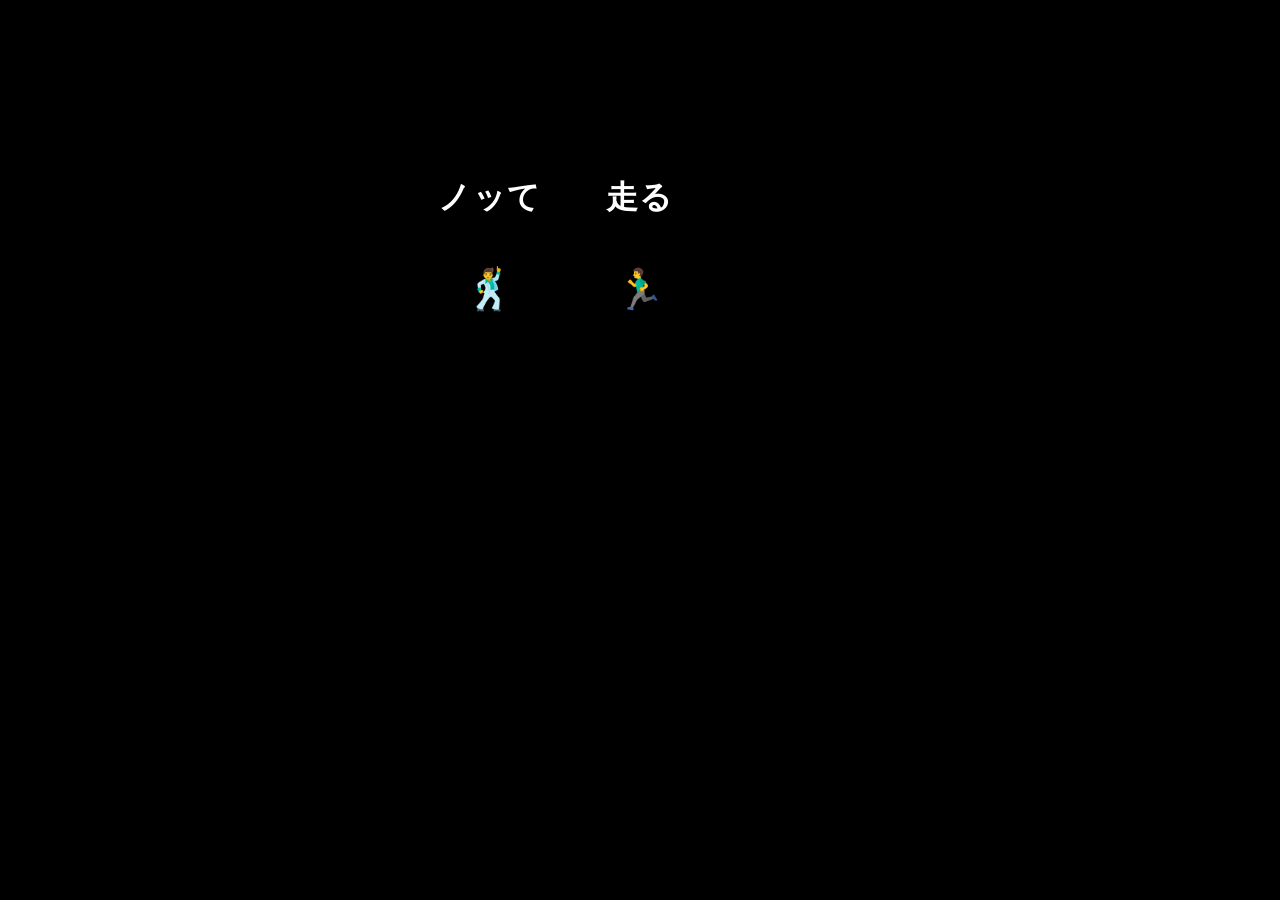
<file: index.html>
<!DOCTYPE html>
<html lang="ja">

<head>
    <meta charset="UTF-8">
    <meta name="viewport" content="width=device-width, initial-scale=1.0">

    <link rel="manifest" href="manifest.json">
    <meta name="theme-color" content="#007aff">
    <title>ノリRun</title>

    <script>
    /* サービスワーカーの登録スクリプト（PWA化用）*/
    if ('serviceWorker' in navigator) {

        navigator.serviceWorker
        .register('sw.js')
        .then(function () {

            console.log("Service Worker登録完了");

            /* Service Worker登録完了後に
               起動オープニング(c011.html)へ移動する */
            window.location.href = "c011.html";
        });
    } else {

        /* Service Worker非対応ブラウザでも
           起動オープニングへ進む */   
        window.location.href = "c011.html";
    
    }
    </script>

</head>

<body>

    <p>Loading NoriRun...</p>

</body>

</html>
</file>
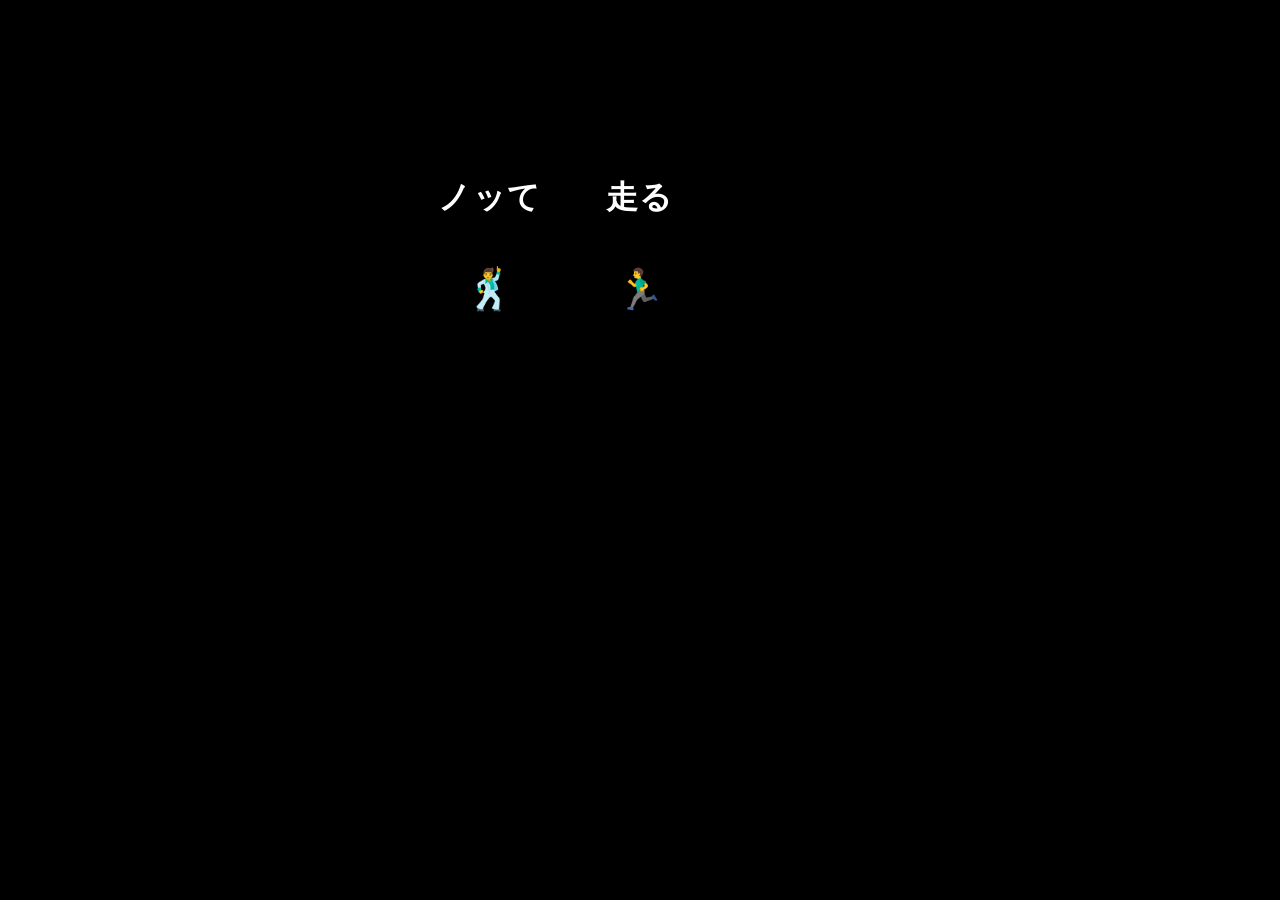
<file: c011.html>
<!DOCTYPE html>
<html lang="ja">
<head>
<meta charset="UTF-8">
<meta name="viewport"
      content="width=device-width, initial-scale=1.0">

<!-- PWA設定 -->
<link rel="manifest" href="manifest.json">
<meta name="theme-color" content="#007aff">

<!--
    ⚠️ このタイトルは「アプリ名の予備」でもあります(v193で判明)。

    index.html は読み込んだ瞬間に、このページ(c011.html)へ飛びます。
    つまり竹弘が「ホーム画面に追加」を押す時、**ブラウザが見ている
    ページはここ**です。アイコンの登録がうまくいかなかった時、
    Androidはアプリ名をここの <title> から取ります。

    v192まで「NoriRun c011-v01.3-bs01 起動OP」だったため、
    ホーム画面に **NoriRun** と出ていました(竹弘の実機報告)。
    ⚠️ **先頭は必ず「ノリRun」にすること。** 名前は長いと途中で
       切られるので、先頭が違うと切られた時に別名になります。

    ※ 旧「cNNN-vX.Y-bsNN」形式はCLAUDE.mdで廃止済みなので、
      あわせて今の形に直しました。
-->
<title>ノリRun (v198) 起動OP</title>

<style>
/* 全体設定 */
html,
body{
    margin:0;
    padding:0;
    width:100%;
    height:100%;
    background:#000;
    color:#ffffff;
    font-family:
        -apple-system,
        BlinkMacSystemFont,
        "Segoe UI",
        sans-serif;
}

/* 画面中央配置 */
body{
    display:flex;
    justify-content:center;
    align-items:center;
}

/* コンテンツ全体 */
.splash{
    text-align:center;
    width:100%;
}

/* ==============================
   アニメーション共通設定
   ============================== */

/*
    最初はすべて透明にしておきます。
    JavaScriptで show クラスが付くと表示されます。
*/
.fade-item{
    opacity:0;

    /* 下から動かさず、透明から見えるようにする */
    transition:opacity 1s ease;
}

/*
    表示状態です。
    opacity:1 で見えるようになります。
*/
.fade-item.show{
    opacity:1;
}

/* ==============================
   メインタイトル部分
   ============================== */

/*
    ノッて・走る・プレイヤーを横並びにします。
*/
/*
==========================================================
 ⚠️ v197で、文字の大きさと太さを作り直しました(竹弘の指示)
==========================================================

竹弘の言葉:「起動タイトルの位置とフォントのバランスが悪いのが
気になって、**アプリの顔になるので**直してから進みたい」。

理想の見本(竹弘がフォトショップで作った画像。チャットで共有)の
フォント指定は **HGP平成角ゴシック体W9 / サイズ74** でした。
※ v197の時点では「private/ に保管」と書いていましたが、実際には
  保管されていなかったため v198 で直しました。

⚠️ **そのフォントそのものは使えません。** 日本語フォントは1つ数MBあり、
   CDN禁止ルール(圏外でも動くPWAのため)から同梱するしかなく、
   起動画面のためだけに入れるには重すぎます。
   → **端末に元からある角ゴシックを、いちばん太い900で使う**のが
     いちばん近づける手です。W9の「ずんぐり太い」感じが出ます。

【clamp() を使っている理由】

    clamp(最小, ふつう, 最大)

「ふつう」を **vw(画面の横幅の%)** で書くと、画面が広い端末では
大きく、狭い端末では小さく、**自動で収まります**。

この行は white-space:nowrap(折り返さない)なので、決め打ちの大きさに
すると**狭い端末で画面からはみ出します**。理想の見本でも「プレイヤー」が
右にはみ出しかけていたので、ここは特に効きます。
※ 下の .sub-title / .footer が前から使っている書き方に揃えました。
*/
/*
==========================================================
 ⚠️ v198で、横の並べ方そのものを作り直しました(竹弘の指示)
==========================================================

v197の実機で、「走る」と🏃が画面の芯より**左に寄って**いました。
竹弘が引いた芯の線は、「ノリRun」の『リ』と『R』の間 = 画面の中央です。

【左に寄っていた原因】

v197までは flex で「ノッて・走る・プレイヤー」を**3つひとまとめ**に
して中央に置いていました。ひとまとめの中央は画面の中央ですが、

    ノッて(3文字)  走る(2文字)  プレイヤー(5文字)

と左右の長さが違うため、真ん中の「走る」は**1文字ぶん左へ**ずれます。
(左右の差2文字の半分)

【竹弘の解き方】

「ノッて」も「プレイヤー」と同じ**5文字ぶんの席**に座らせる。

    [ △ノッて△ ]  a  [ 走る ]  a  [ プレイヤー ]
      5文字ぶん          2文字        5文字ぶん

左右の席が同じ幅なら、「走る」は**必ず画面の芯**に来ます。

【grid(グリッド)で書いた理由】

    grid-template-columns:1fr auto 1fr;

は「3つの列(席)に分ける。両端は 1fr、真ん中は auto(中身の幅)」と
いう意味です。**fr は「余りを分け合う割合」の単位**で、両端がどちらも
1fr なので、**左右の席は必ず同じ幅**になります。

さらに width:max-content(中身ぴったりの幅)にすると、ブラウザは
「両端の席を、**長い方(プレイヤー)に合わせて**同じ幅にする」と
計算します。これが竹弘の「ノッてを5文字として見立てる」そのものです。
→ 文字数を数字で決め打ちしていないので、**文言を変えても芯は崩れません。**

【絵文字の位置(竹弘の指定した相関関係)】

justify-items:center で、各席の中で「文字+絵文字」の組を中央に置きます。
組の中では .title-block の align-items:center が絵文字を文字の中央の
真下に揃えるので、次のようになります。

    🕺 … 「ノッて」の中央の下   (= 左の席の中央)
    🏃 … 「走る」の中央の下     (= 画面の芯)
    📱 … 「プレイヤー」の中央の下(= 右の席の中央)

【文字を小さく・間隔を狭めた理由】

左の席が2文字ぶん広がり、横に「5+2+5 = 12文字」並ぶことになったため、
v197の大きさ(7vw)と間隔(1.2em)のままでは**画面からはみ出します**。
竹弘の許可「間隔を少し狭めたり、文字サイズを少し小さくしてもいい」の
範囲で、次のように詰めました。

    文字の大きさ    7vw   → 6vw   (約15%小さく)
    席と席の間 a    1.2em → 0.9em

これで横幅は**画面の約9割**に収まり、「プレイヤー」の右にも余白が
残ります。🕺・📱の位置も、竹弘の理想の画像とほぼ同じ所に来る計算です。

⚠️ まだ大きさを調整したい時は、次の2つだけを触ればよいです。
   ・文字の大きさ … font-size の 6vw
   ・席と席の間   … column-gap の 0.9em
   どちらを変えても「走る」が芯から外れることはありません。
   ただし大きくしすぎると「プレイヤー」が右にはみ出します。
*/
.main-title{
    /*
    v197まで: display:flex + justify-content:center + gap:1.2em
    v198から: 3列の grid(理由は上の説明)
    */
    display:grid;
    grid-template-columns:1fr auto 1fr;
    justify-items:center;
    align-items:start;

    /* 席と席の間 a です。v197の gap:1.2em → 0.9em */
    column-gap:0.9em;

    /*
    中身ぴったりの幅にして、左右の margin を auto にすることで
    画面の左右中央に置きます(margin の3つの値は 上 / 左右 / 下)。
    下の 80px は v197 までの margin-bottom:80px と同じです。

    ⚠️ ここを width:100% にしてはいけません。左右の席が画面いっぱいに
       広がり、🕺と📱が外側へ逃げてしまいます(「走る」は芯のままですが、
       「5文字ぶんの席」という竹弘の見立てではなくなります)。
    */
    width:max-content;
    margin:0 auto 80px;

    /*
    v197: clamp(1.4rem,7vw,2.3rem) … 竹弘の端末で約1.8rem相当
    v198: clamp(1.2rem,6vw,2rem)   … 竹弘の端末で約1.5rem相当
    最小・最大も、ふつう(vw)と同じ割合で小さくしています。
    */
    font-size:clamp(1.2rem,6vw,2rem);

    /* 300(細字)→ 700。理想の見本の方がはっきり太い */
    font-weight:700;

    letter-spacing:0.06em;

    white-space:nowrap;
}

/*
    文字と絵文字を縦並びにします。

    例：
    ノッて
     🕺
*/
.title-block{
    display:flex;
    flex-direction:column;
    align-items:center;

    /*
    文字と絵文字の間です。v197で 60px → 46px に詰めました。
    理想の見本では、絵文字が文字にもう少し寄っていたためです。

    ⚠️ align-items:center が「文字と絵文字の縦の芯を揃える」役です。
       竹弘が理想の見本に引いた3本の縦線(🕺/🏃/📱 を貫く線)は
       ここが効いている部分で、**もともと揃っていました。**
    */
    gap:46px;
}

/*
    文字部分です。
*/
.title-word{
    display:block;
}

/*
    絵文字部分です。
    letter-spacing の影響を受けないようにしています。
*/
.emoji{
    /*
    v197で 2rem → 2.5rem(竹弘「絵文字のサイズも変えているから
    近づけて欲しい」)。

    ⚠️ ここは vw ではなく rem のままにしています。絵文字は1文字ぶんの
       幅しか使わないので、上の行のようにはみ出す心配がないためです。
    */
    font-size:2.5rem;
    letter-spacing:0;

    /* Androidでもカラー絵文字を優先して表示するための指定 */
    font-family:
        "Noto Color Emoji",
        "Apple Color Emoji",
        "Segoe UI Emoji",
        sans-serif;
}

/* ==============================
   ロゴ部分
   ============================== */

/*
    ノリRunを中央に配置します。
*/
.logo{
    display:flex;
    justify-content:center;
    align-items:center;

    /*
    v197で 3.2rem 決め打ち → 画面幅に追従(竹弘の端末で約3.4rem相当)。
    上の .main-title と同じ clamp() の考え方です。
    */
    font-size:clamp(2.6rem,13vw,4rem);

    /*
    ⚠️⚠️ **ここが今回いちばん大きい変更です(v197)。**

    v196まで「ノリ」は普通の太さ(400)、「Run」だけ太字(700)でした。
    理想の見本では **「ノリ」も「Run」も同じように極太**で、
    2枚を見比べた時にいちばん目に付く違いがこれでした。

    900 は、その端末が持っている**いちばん太い字**という意味です。
    竹弘の指定した HGP平成角ゴシック体W9 の「W9」も
    **同じく一番太いという意味**なので、狙いは揃っています。
    */
    font-weight:900;

    margin-bottom:80px;
}

/*
    ノリとRunの間隔です。
*/
.logo-nori{
    margin-right:0.08em;
}

/*
    ⚠️ v196まではここで「Runだけ」太字にしていました。
       v197で .logo 側に font-weight:900 を掛けたので、
       ノリもRunも同じ太さになります。
       **Runだけを太くしたい時は、ここに書き戻すこと。**
*/
.logo-run{
    font-weight:900;
}


/* ==============================
   下部テキスト
   ============================== */

/*
    下部テキストは見えない文字が見えてくる感じの表示
*/
.soft-fade{
    transition: opacity 0.5s ease;
}

/* サブタイトル */
.sub-title{
    font-size:clamp(1.6rem,6vw,3rem);
    font-weight:700;
    margin-bottom:15px;
}

/* フッター */
.footer{
    font-size:clamp(1.4rem,5vw,2.5rem);
    font-weight:300;
    letter-spacing:0.05em;
}

.splash{
    transform:translateY(-5%);
}
</style>

</head>
<body>

<div class="splash">

    <!--
        メインタイトル部分です。
        文字と絵文字を1セットにしてあります。

        step1：ノッて + 🕺
        step2：走る + 🏃
        step3：プレイヤー + 📱

        JavaScriptで順番に show クラスを付けて表示します。
    -->
    <div class="main-title">

        <span id="step1" class="fade-item title-block">
            <span class="title-word">ノッて</span>
            <span class="emoji">🕺</span>
        </span>

        <span id="step2" class="fade-item title-block">
            <span class="title-word">走る</span>
            <span class="emoji">🏃‍♂️</span>
        </span>

        <span id="step3" class="fade-item title-block">
            <span class="title-word">プレイヤー</span>
            <span class="emoji">📱</span>
        </span>

    </div>

    <!--
        ロゴ部分です。
        「ノリ」と「Run」を分けることで、
        ノリ → Run の順番で表示できます。
    -->
    <div class="logo">
        <span id="logo-nori" class="fade-item logo-nori">ノリ</span>
        <b id="logo-run" class="fade-item logo-run">Run</b>
    </div>

    <!--
        下部テキストです。
        2行まとめて最後にふわっと表示します。
    -->
    <div id="bottom-text" class="fade-item soft-fade">
        <div class="sub-title">
            Music Player NoriRun
        </div>

        <div class="footer">
            TOKYO JAPAN since 2026
        </div>
    </div>

</div>
<script>
/*
    ページの読み込みが完了してから処理を始めます。
*/
window.addEventListener("load", function () {

    /*
        表示する順番とタイミングを配列で管理します。

        delay はミリ秒です。
        1000 = 1秒
        500  = 0.5秒
    */

    const steps = [
        { id: "step1", delay: 300 },       // 0.3秒後：ノッて + 🕺
        { id: "step2", delay: 1000 },      // 1.0秒後：走る + 🏃
        { id: "step3", delay: 1700 },      // 1.7秒後：プレイヤー + 📱
        { id: "logo-nori", delay: 2400 },  // 2.4秒後：ノリ
        { id: "logo-run", delay: 2700 },   // 2.7秒後：Run
        { id: "bottom-text", delay: 3400 } // 3.4秒後：下部2行
    ];

    /*
        steps の内容を順番に処理します。
        指定した時間が来たら、その要素に show クラスを追加します。
    */
    steps.forEach(function (step) {
        setTimeout(function () {
            const element = document.getElementById(step.id);

            if (element) {
                element.classList.add("show");
            }
        }, step.delay);
    });
/*
    起動オープニングが終わった後、
    テスト用DBクリア画面へ移動します。
*/
setTimeout(function () {

    location.href = "dbclr.html";

}, 5000);

/*
    将来、本番で初期設定へ直接進めたい場合、
　　起動オープニングが終わった後、
    c012へ移動する為の差し替えコードです。
　　dbclr.htmlをc012.htmlに修正します。
setTimeout(function () {

    location.href = "c012.html";

}, 5000);
*/

});
</script>
</body>
</html>
</file>
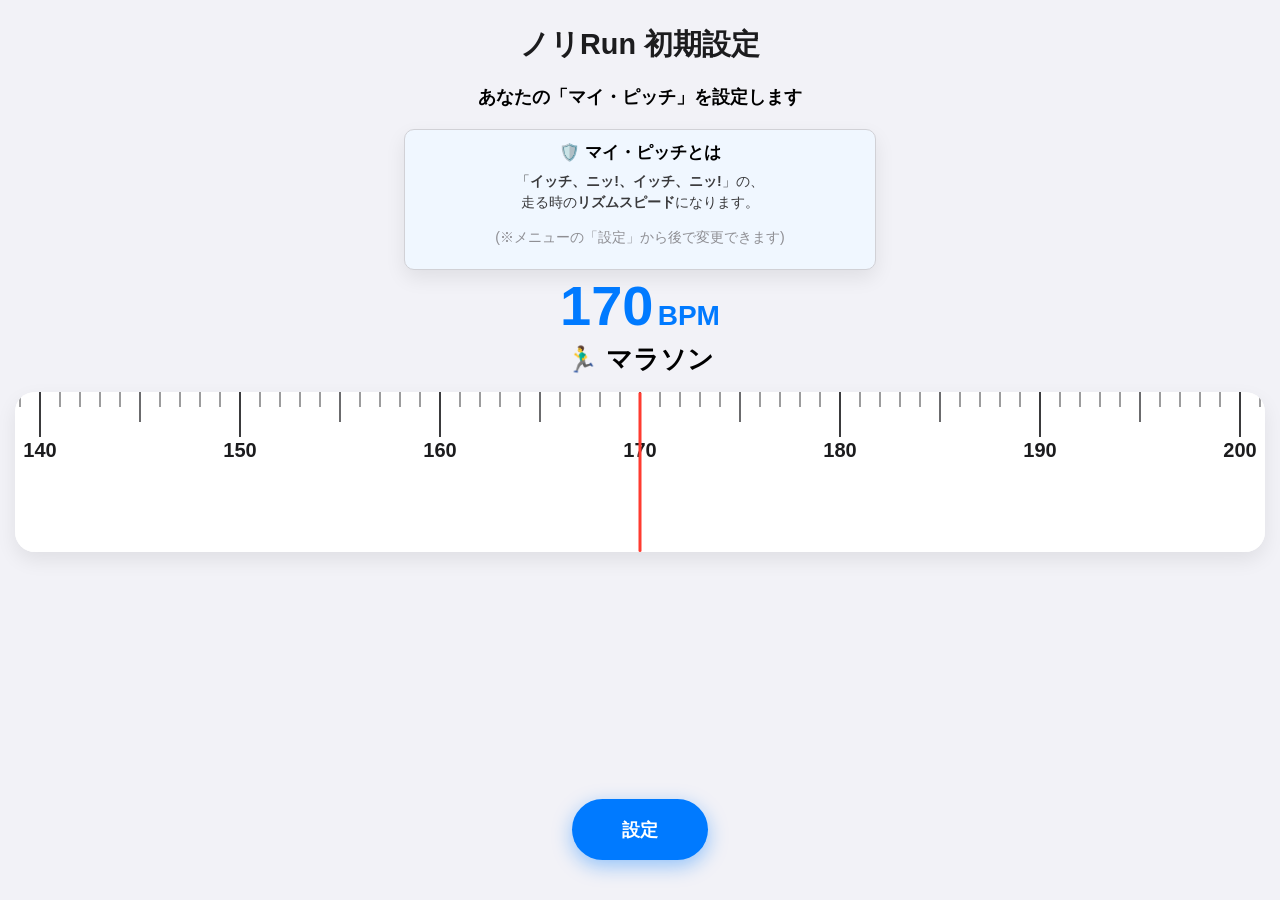
<file: c012.html>
<!-- c012-v03.8-bs01-初期設定 -->
<!DOCTYPE html>
<html lang="ja">
<head>
    <meta charset="UTF-8">
    <meta name="viewport" content="width=device-width, initial-scale=1.0, maximum-scale=1.0, user-scalable=no">

    <!-- PWA設定 -->
    <link rel="manifest" href="manifest.json">
    <meta name="theme-color" content="#007aff">

    <title>(v194)ノリRun - 初期設定</title>
    <style>
        :root {
            --accent-red: #ff3b30;
            --main-blue: #007aff;
            --bg-color: #f2f2f7;
        }
        body, html {
            margin: 0; padding: 0; width: 100%; height: 100%;
            font-family: -apple-system, sans-serif;
            background-color: var(--bg-color);
            overflow: hidden; touch-action: none;
        }
        #init-screen {
            display: flex; flex-direction: column; align-items: center;
            width: 100%; height: 100%; box-sizing: border-box; padding: 15px;
        }
        h1 { margin: 10px 0 20px; font-size: 1.8rem; color: #1c1c1e; }/* margin: 10px 0 20px余白上10px　左右0px　下20px、font-size:1.8rem標準文字の約1.8倍 */
        .instruction {font-size: 1.1rem; margin: 0 0 20px; font-weight: 600;text-align: center;}

        /* --- 解説メッセージ(マイピッチとは) --- */
        .kaisetu-box {
            background: #f0f7ff; border: 1px solid #d1d1d6;
            padding: 10px; border-radius: 10px;/* padding:10px文字と枠の間を10px空けます */
            width: 90%; max-width: 450px;
            font-size: 0.88rem; line-height: 1.5; color: #3a3a3c; text-align: center;box-shadow: 0 8px 20px rgba(0,0,0,0.08);
        }
        /* 角丸ボックスの見出し(🛡️ マイ・ピッチとは / 🎵 Musicフォルダの設定🎵)
           本文と同じ大きさだと見出しに見えないため、少しだけ大きくしている */
        .kaisetu-title { font-weight: bold; display: block; margin-bottom: 6px; color: #000; font-size: 1.05rem; }
        .sub-instruction { font-size: 0.88rem; color: #8e8e93; margin-bottom: 10px; }

        /* --- スワイプ定規エリア --- */
        .ruler-outer {/* 定規を置く箱 */
            position: relative; width: 100%; height: 160px;/* この箱を基準点にする、width:100% 横幅いっぱい使う、height:160px 定規の高さ */
            background: #fff; border-radius: 20px;/* border-radius:20px角を丸くする */
            box-shadow: 0 8px 20px rgba(0,0,0,0.08);/* box-shadow:影を付ける、0横方向の影、8px下方向に影を落とす、20pxぼかし量、rgba(0,0,0,0.08)黒色透明度8%ふわっと浮いて見える */
            margin-bottom: 15px; overflow: hidden;/* margin-bottom:15px下に15pxの余白、overflow:hidden:はみ出した部分を隠す */
        }
        .center-line {/* BPMを読む基準線 */
            position: absolute; left: 50%; top: 0; bottom: 0;/* position:absolute好きな場所に置く、left:50%左から50%つまり真ん中、top:0;bottom:0上から下まで線を引く、 */
            width: 3px; background: var(--accent-red);/* width:3px線の太さ、background: var(--accent-red)赤色 */
            z-index: 10; transform: translateX(-50%);/* z-index:10一番前に表示、transform: translateX(-50%)線の半分だけ左へ戻す(線の中心＝画面中央) */
            border-radius: 2px;/* 線の角を少し丸くします */
        }
        #ruler-canvas { cursor: grab; width: 100%; height: 100%; }/* 定規を描く紙、cursor:grabマウスで見ると(スマホだと意味なし) */

        /* --- ラベル表示 --- */
        #status-display { text-align: center; margin-bottom: 15px; }
        #pitch-number { font-size: 3.5rem; font-weight: 900; color: var(--main-blue); line-height: 1; font-variant-numeric: tabular-nums; margin-top: 8px; }

        /*
        速度の数字の後ろに付ける「BPM」の単位(v193)。

        竹弘の要望:「速度数値の後ろに速度数値の半分の文字サイズで」。

        ::after(CSSで後ろに付ける)を使っているのは、この数字を
        JavaScriptが innerText でまるごと書き換えているためです。
        HTMLに「BPM」と書き足すと、定規を動かした瞬間に消えてしまいます。
        ::after の文字は「中身」ではなく「飾り」なので消えません。

        em は「その場所の文字サイズの何倍か」という単位なので、
        0.5em と書けば**いつでもちょうど半分**になります。
        */
        #pitch-number::after {
            content: "BPM";
            font-size: 0.5em;
            font-weight: 600;
            margin-left: 0.15em;
            font-variant-numeric: normal;
        }
        #pitch-label { font-size: 1.6rem; font-weight: bold; margin-top: 8px; }

        /* --- 設定ボタン --- */
        #save-btn {
            margin-top: auto; margin-bottom: 25px;
            background: var(--main-blue); color: white;
            border: none; padding: 18px 50px;
            font-size: 1.15rem; font-weight: bold;
            border-radius: 35px; cursor: pointer;
            box-shadow: 0 6px 20px rgba(0,122,255,0.4);
            transition: transform 0.1s;
        }
        #save-btn:active { transform: scale(0.96); }

        /* --- 起動設定表示 --- */
        #folder-setup-screen {
            display: flex;
            flex-direction: column;
            align-items: center;
            width: 100%;
            height: 100%;
            box-sizing: border-box;
            padding: 15px;
        }

        /* --- 起動設定ボタン --- */
        #folder-btn {
            margin-top: 30px;
            margin-bottom: 25px;
            background: #ff9500; /* 暁色 */
            color: white;
            border: none;
            padding: 18px 50px;
            font-size: 1.15rem;
            font-weight: bold;
            border-radius: 35px;
            cursor: pointer;
            box-shadow: 0 6px 20px rgba(255,149,0,0.4);
            transition: transform 0.1s;
        }

        #folder-btn:active {
            transform: scale(0.96);
        }

        /* --- 起動設定 説明文 --- */
        #folder-setup-message {
            font-size: 1rem;
            line-height: 1.75;
            text-align: left;
        }

        #folder-setup-message strong {
            font-weight: 800;
        }

    </style>
</head>
<body>

<div id="init-screen">
    <h1>ノリRun 初期設定</h1>
    <p class="instruction">あなたの「<strong>マイ・ピッチ</strong>」を設定します</p>

    <!-- 角丸内　解説メッセージ　-->
    <div class="kaisetu-box">
        <span class="kaisetu-title">🛡️ マイ・ピッチとは 　</span>
        「<strong>イッチ、ニッ!、イッチ、ニッ!</strong>」の、<br>
        走る時の<strong>リズムスピード</strong>になります。

        <p class="sub-instruction">
            (※メニューの「設定」から後で変更できます)
        </p>
    </div>

    <div id="status-display">
        <div id="pitch-number">170</div>
        <div id="pitch-label">🏃‍♂️ マラソン</div>
    </div>

    <div class="ruler-outer" id="ruler-container">
        <div class="center-line"></div>
        <canvas id="ruler-canvas"></canvas>
    </div>

    <button id="save-btn">設定</button>
</div>
<div id="folder-setup-screen" style="display:none;">
    <h1>ノリRun 起動設定</h1>

    <!-- 角丸内　🎵 Musicフォルダの設定 解説メッセージ　-->
    <div class="kaisetu-box">

        <span class="kaisetu-title"
              id="folder-setup-title">
        </span>

        <p id="folder-setup-message"></p>

    </div>

    <button id="folder-btn">Musicフォルダを登録する</button>
</div>
<script>
/**
 * ノリRun Ver.9 - STEP 1-A Final Source
 * (C) 2026 Takehiro & つよぽん
 */

const state = {
    bpm: 170,
    targetBpm: 170,
    minBpm: 100,
    maxBpm: 250,
    unitW: 20,
    isDragging: false,
    lastX: 0,
    audioCtx: null,
    clickBuffer: null,
    nextTickTime: 0,
    isPlaying: false
};

// 起動設定画面のモード
// first : 初回
// again : 2回目以降
let folderSetupMode = "first";

const canvas = document.getElementById('ruler-canvas');
const ctx = canvas.getContext('2d', { alpha: false });
const numDisp = document.getElementById('pitch-number');
const labelDisp = document.getElementById('pitch-label');

// --- 1. Audioエンジン (click.wav連動) ---
async function setupAudio() {
    if (state.audioCtx) return;
    state.audioCtx = new (window.AudioContext || window.webkitAudioContext)();
    try {
        const res = await fetch('click.wav');
        const buf = await res.arrayBuffer();
        state.clickBuffer = await state.audioCtx.decodeAudioData(buf);
    } catch (e) { console.error("click.wavが見つかりません"); }
}

function scheduler() {
    if (!state.isPlaying) return;
    while (state.nextTickTime < state.audioCtx.currentTime + 0.1) {
        playClick(state.nextTickTime);
        state.nextTickTime += 60.0 / state.bpm;
    }
    requestAnimationFrame(scheduler);
}

function playClick(time) {
    if (!state.clickBuffer) return;
    const s = state.audioCtx.createBufferSource();
    s.buffer = state.clickBuffer;
    s.connect(state.audioCtx.destination);
    s.start(time);
}

// --- 2. ヌルヌル描画ロジック ---
function render() {
    if (!state.isDragging) {
        state.bpm += (state.targetBpm - state.bpm) * 0.25; // 吸い付き補完
    } else {
        state.bpm = state.targetBpm;
    }

    const w = canvas.width;
    const h = canvas.height;
    const centerX = w / 2;

    ctx.fillStyle = '#ffffff';
    ctx.fillRect(0, 0, w, h);

    ctx.strokeStyle = '#3a3a3c';
    ctx.lineWidth = 1;
    ctx.font = 'bold 20px sans-serif';//目盛り数字サイズ
    ctx.textAlign = 'center';

    const start = Math.floor(state.bpm - (centerX / state.unitW)) - 1;
    const end = Math.ceil(state.bpm + (centerX / state.unitW)) + 1;

    for (let i = start; i <= end; i++) {
        if (i < state.minBpm || i > state.maxBpm) continue;
        const x = centerX + (i - state.bpm) * state.unitW;
        
        ctx.beginPath();
        ctx.moveTo(x, 0);
        if (i % 10 === 0) {
            ctx.lineWidth = 2;
            ctx.lineTo(x, 45);
            ctx.fillStyle = '#1c1c1e';
            ctx.fillText(i, x, 65);
        } else if (i % 5 === 0) {
            ctx.lineWidth = 1.5;
            ctx.lineTo(x, 30);
        } else {
            ctx.lineWidth = 1;
            ctx.lineTo(x, 15);
        }
        ctx.stroke();
    }

    updateLabel();
    requestAnimationFrame(render);
}

function updateLabel() {
    const b = Math.round(state.bpm);
    numDisp.innerText = b;
    if (b <= 120) labelDisp.innerText = "🚶‍♂️ ウォーキング";
    else if (b <= 135) labelDisp.innerText = "🥁 行進";
    else if (b <= 200) labelDisp.innerText = "🏃‍♂️ マラソン";
    else labelDisp.innerText = "🏎️ 全力ダッシュ！";
}

// --- 3. 操作制御 ---
function handleStart(x) {
    if (!state.audioCtx) {
        setupAudio().then(() => {
            state.isPlaying = true;
            state.nextTickTime = state.audioCtx.currentTime;
            scheduler();
        });
    } else if (state.audioCtx.state === 'suspended') {
        state.audioCtx.resume();
    }
    state.isDragging = true;
    state.lastX = x;
}

function handleMove(x) {
    if (!state.isDragging) return;
    const deltaX = x - state.lastX;
    state.targetBpm -= deltaX / state.unitW;
    if (state.targetBpm < state.minBpm) state.targetBpm = state.minBpm;
    if (state.targetBpm > state.maxBpm) state.targetBpm = state.maxBpm;
    state.lastX = x;
}

function handleEnd() {
    state.isDragging = false;
    state.targetBpm = Math.round(state.targetBpm);
}

canvas.addEventListener('touchstart', e => { e.preventDefault(); handleStart(e.touches[0].clientX); }, {passive: false});
window.addEventListener('touchmove', e => { handleMove(e.touches[0].clientX); }, {passive: false});
window.addEventListener('touchend', handleEnd);

canvas.addEventListener('mousedown', e => handleStart(e.clientX));
window.addEventListener('mousemove', e => handleMove(e.clientX));
window.addEventListener('mouseup', handleEnd);

// --- IndexedDB共通処理 ---
// NoriRunDBを開く。DBが無ければ作成し、本棚も準備する。
function openNoriRunDB() {

    return new Promise(function (resolve, reject) {

        const request = indexedDB.open("NoriRunDB", 1);

        request.onupgradeneeded = function (e) {

            const db = e.target.result;

            // settings 本棚が無い時だけ作る
            if (!db.objectStoreNames.contains("settings")) {

                db.createObjectStore("settings");

            }

            // music_library 本棚が無い時だけ作る
            if (!db.objectStoreNames.contains("music_library")) {

                db.createObjectStore(
                    "music_library",
                    { keyPath: "track_id" }
                );

            }
            // playlists 本棚が無い時だけ作る
            if (!db.objectStoreNames.contains("playlists")) {
                db.createObjectStore(
                    "playlists",
                    { keyPath: "playlist_id" }
                );
            }
            // folder_roots_id 本棚が無い時だけ作る
            if (!db.objectStoreNames.contains("folder_roots")) {
                db.createObjectStore(
                    "folder_roots",
                    { keyPath: "folder_roots_id" }
                );
            }
        };

        request.onsuccess = function (e) {

            resolve(e.target.result);

        };

        request.onerror = function () {

            reject("IndexedDBを開けませんでした。");

        };

    });

}



// --- 4. 保存 & 完了フラグ ---
async function saveAndNext() {

    state.isPlaying = false;

    try {

        const db = await openNoriRunDB();

        const tx = db.transaction("settings", "readwrite");
        const store = tx.objectStore("settings");

        store.put(Math.round(state.bpm), "my_pitch");
        store.put(true, "init_completed");
        store.put(0.8, "volume");
        store.put(0, "latency");
        store.put("registered_at_desc", "main_sort_order");
        store.put("", "current_playlist_id");

        tx.oncomplete = function () {

            db.close();

            showFolderSetupScreen();

        };

        tx.onerror = function () {

            db.close();

            alert("初期設定の保存に失敗しました。");

        };

    } catch (error) {

        alert(error);

    }

}

document.getElementById('save-btn').onclick = saveAndNext;
document.getElementById("folder-btn").onclick = handleFolderSetupButton;

/* --- 5. 起動ルート判定 ---
  ルートA
    初回起動用
    init_completed が未設定または false
    初期設定を行う

  ルートB
    2回目以降用
    init_completed が true
    初期設定を飛ばして次画面へ進む
*/

async function init() {

    try {

        const db = await openNoriRunDB();

        const tx = db.transaction("settings", "readonly");
        const store = tx.objectStore("settings");

        const getRequest = store.get("init_completed");

        getRequest.onsuccess = function () {

            const initCompleted = getRequest.result;

            if (initCompleted === true) {

                startRouteB();

            } else {

                startRouteA();

            }

            db.close();

        };

        getRequest.onerror = function () {

            db.close();

            alert("初期設定状態の確認に失敗しました。");

        };

    } catch (error) {

        alert(error);

    }

}

// --- ルートA：初回起動。初期設定画面を表示する ---
function startRouteA() {

    const container = document.getElementById("ruler-container");

    canvas.width = container.clientWidth;
    canvas.height = container.clientHeight;

    render();
}

// --------------------------------------------------
// 起動設定画面を表示する
//
// mode:
//   "first" = 初回のMusicフォルダ登録
//   "again" = 2回目以降の前回フォルダ再許可
// --------------------------------------------------
function showFolderSetupScreen(mode) {

    folderSetupMode = mode || "first";

    document.getElementById("init-screen").style.display = "none";
    document.getElementById("folder-setup-screen").style.display = "flex";

    const title = document.getElementById("folder-setup-title");
    const message = document.getElementById("folder-setup-message");
    const button = document.getElementById("folder-btn");
    const box = document.querySelector("#folder-setup-screen .kaisetu-box");

    if (mode === "again") {

        box.style.display = "none";

        button.innerText = "前回設定を登録します";
        button.style.background = "#007aff";
        button.style.boxShadow = "0 6px 20px rgba(0,122,255,0.4)";
        button.style.marginTop = "250px";

    } else {

        box.style.display = "block";

        title.innerText = "🎵 Musicフォルダの設定🎵";

        message.innerHTML =
            "① ノリRunで再生する<strong>「音楽フォルダ」</strong>を登録します。<br>" +
            "フォルダへのアクセスを<strong>「許可」</strong>してください。<br><br>" +
            "② あなたの端末内にあるノリRun曲データベースサイトに、<br>" +
            "<strong>「曲情報」</strong>を<strong>「アップロード」</strong>します。<br><br>" +
            "（🛡️曲情報は端末内に保存され、外部へ送信されません。）";

        button.innerText = "Musicフォルダを登録する";
        button.style.background = "#ff9500";
        button.style.boxShadow = "0 6px 20px rgba(255,149,0,0.4)";
        button.style.marginTop = "30px";

    }
}
// --------------------------------------------------
// 保存済みのMusicフォルダ情報を取得する
// folder_roots ストアから root_music を読む
// --------------------------------------------------
async function getMusicFolderRoot() {

    const db = await openNoriRunDB();

    return new Promise(function (resolve, reject) {

        const tx = db.transaction("folder_roots", "readonly");
        const store = tx.objectStore("folder_roots");

        const request = store.get("root_music");

        request.onsuccess = function () {
            db.close();
            resolve(request.result);
        };

        request.onerror = function () {
            db.close();
            reject("Musicフォルダ情報の確認に失敗しました。");
        };

    });

}

// --------------------------------------------------
// 起動設定ボタンが押された時の入口
//
// 初回起動なら
//   Musicフォルダを新しく選択する。
//
// 2回目以降なら
//   前回登録したMusicフォルダの
//   アクセス許可だけを取り直す。
//
// どちらを実行するかは
// folderSetupMode で判断する。
// --------------------------------------------------
async function handleFolderSetupButton() {

    if (folderSetupMode === "again") {

        await requestSavedMusicFolderPermissionAndNext();

    } else {

        await registerMusicFolderAndNext();

    }

}
// --------------------------------------------------
// 前回登録したMusicフォルダの
// アクセス権限を取り直す
//
// Android Chromeでは
// requestPermission() は
// ユーザーがボタンを押した時しか実行できない。
//
// 許可されたら
// c014 メインメニューへ進む。
//
// v75より、間にあったc013(Musicフォルダ データ登録)を
// 通らなくなった。フォルダのスキャンはc014が
// 開いた時に裏側で自動的に行う。
// --------------------------------------------------
async function requestSavedMusicFolderPermissionAndNext() {

    const rootData = await getMusicFolderRoot();

    const dirHandle = rootData.root_folder_handle;

    let permission =
        await dirHandle.queryPermission({ mode: "read" });

    if (permission !== "granted") {

        permission =
            await dirHandle.requestPermission({ mode: "read" });

    }

    if (permission === "granted") {

        location.href = "c014.html";

    }

}

// --------------------------------------------------
// 初回起動用
//
// Musicフォルダをユーザーに選んでもらう。
//
// 選択したフォルダの情報を
// folder_roots に保存する。
//
// 保存が終わったら
// c014 メインメニューへ進む。
// --------------------------------------------------
async function registerMusicFolderAndNext() {

    try {

        if (!window.showDirectoryPicker) {
            alert("このブラウザはフォルダ選択に対応していません。");
            return;
        }

        const dirHandle = await window.showDirectoryPicker({
            mode: "read"
        });

        const db = await openNoriRunDB();

        const tx = db.transaction("folder_roots", "readwrite");
        const store = tx.objectStore("folder_roots");

        store.put({
            folder_roots_id: "root_music",
            root_name: dirHandle.name,
            root_folder_handle: dirHandle
        });

        tx.oncomplete = function () {
            db.close();
            location.href = "c014.html";
        };

        tx.onerror = function () {
            db.close();
            alert("Musicフォルダの保存に失敗しました。");
        };

    } catch (error) {
        alert("Musicフォルダの登録をキャンセルしました。");
    }
}

// --------------------------------------------------
// ルートB（2回目以降）
//
// ① Musicフォルダが登録されているか確認
//
// ② 権限状態を確認
//
// granted
//   → c014へ
//
// prompt
//   → 起動設定画面を表示
//
// requestPermission() は
// ボタンを押した時だけ実行する。
// --------------------------------------------------
async function startRouteB() {

    try {

        const rootData = await getMusicFolderRoot();

        // Musicフォルダがまだ登録されていない場合
        // 初回用の起動設定画面を表示する
        if (!rootData || !rootData.root_folder_handle) {
            showFolderSetupScreen("first");
            return;
        }

        const dirHandle = rootData.root_folder_handle;

        // 保存済みフォルダの現在の権限状態を確認する
        const permission = await dirHandle.queryPermission({ mode: "read" });

        // 権限が残っている場合は、そのままメインメニューへ進む
        if (permission === "granted") {
            location.href = "c014.html";
            return;
        }

        // 権限が切れている場合
        // ここでは requestPermission() は呼ばない
        // ユーザー操作が必要なので、2回目以降用の起動設定画面を表示する
        showFolderSetupScreen("again");

    } catch (error) {

        alert(error);

    }

}

// 起動関数を実行
init();
</script>
</body>
</html>
<!-- c012-v03.8-be01-初期設定 -->
</file>
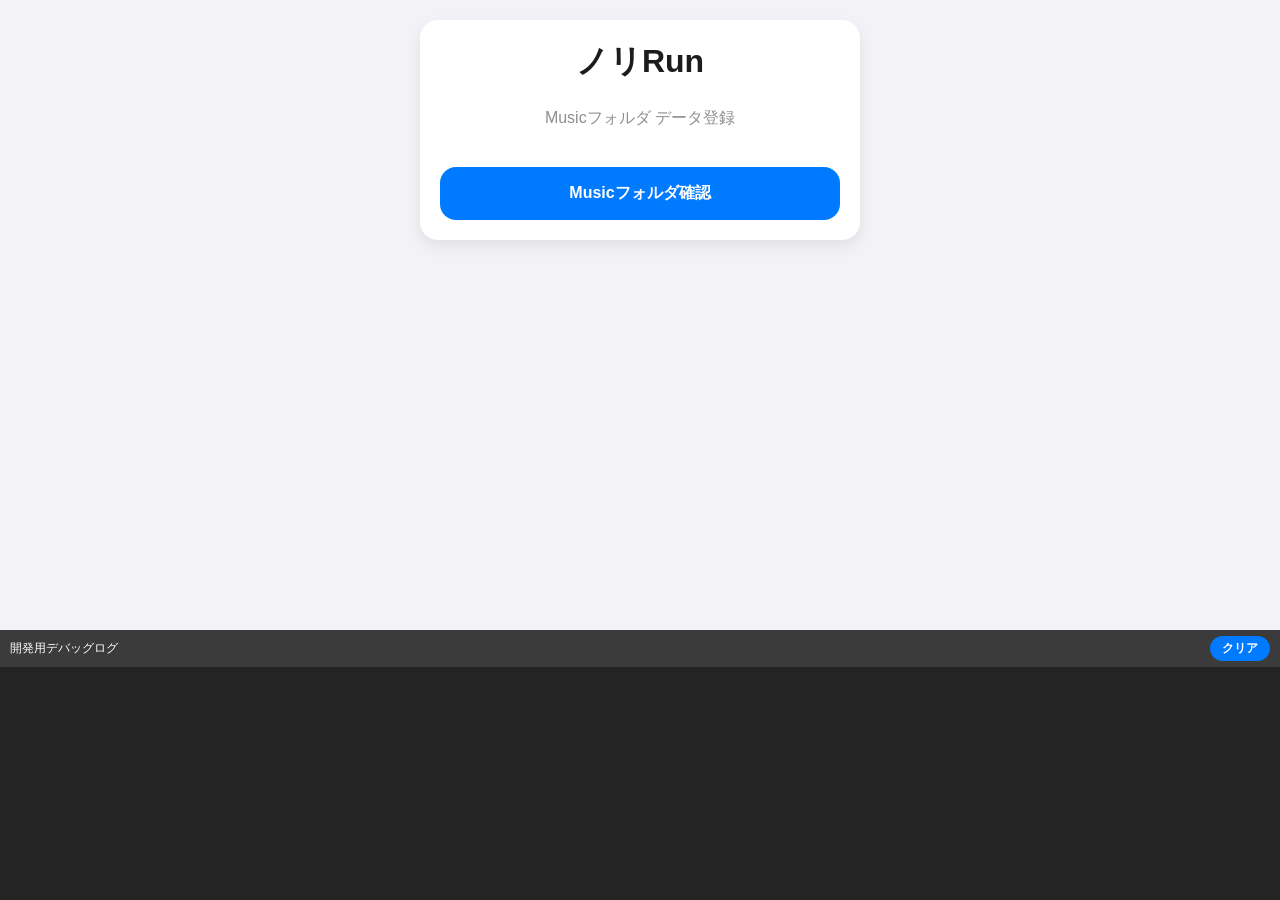
<file: c013.html>
<!--
======================================================================
 c013(Musicフォルダ データスキャン)

 NoriRun Phase2

 【画面名】
 Musicフォルダ データスキャン

----------------------------------------------------------------------

【この画面の役割】

① c012で登録済みのMusicフォルダ情報を取得する

② Musicフォルダ内の音楽ファイルを読み取る

③ music_libraryへ曲情報を登録する

④ c014で使用する曲マスターを作成する

----------------------------------------------------------------------

【このSTEPで実装する内容】

STEP01
    Musicフォルダ取得

STEP02
    Musicフォルダスキャン

STEP03
    曲情報登録

STEP04
    重複登録チェック

STEP05
    登録結果表示

----------------------------------------------------------------------

【使用するIndexedDB】

settings
music_library
playlists
folder_roots

----------------------------------------------------------------------

【入力】

c012で保存した

Musicフォルダ情報

----------------------------------------------------------------------

【出力】

music_library更新

----------------------------------------------------------------------

【次画面】

c014
メインメニュー

----------------------------------------------------------------------

【設計方針】

この画面では

「曲の再生」は行わない。

Musicフォルダをスキャンし、

music_libraryを更新することだけに専念する。

曲一覧表示・曲再生は
c014以降で実施する。

----------------------------------------------------------------------

【更新履歴】

2026-07-12
    新規作成開始、STEP01実装(Musicフォルダ取得)

2026-08-02
    STEP02実装(Musicフォルダスキャン、Mapへの一時保存)
    フォルダアクセス権限の再確認処理を追加
    (c012で許可した権限が時間経過で切れる問題への対応。
     詳細はcheckMusicFolder()内のコメント参照。
     実機テストで解決を確認済み)

2026-08-03
    サブフォルダを再帰的にスキャンする処理を追加
    (scanFolderRecursively()。root権限はサブフォルダにも
     自動的に有効なため、権限の取り直しは不要)
    同名ファイルが複数見つかった場合は、後から見つかった方を
    読み飛ばす処理を追加(重複登録の防止)

    【開発用デバッグログパネル】を追加(v62)
    実機でPCなしにconsole.logの内容を画面上で確認できるようにする
    一時的な機能。実機確認が終わったら削除してよい
    (削除方法: 「ここから」〜「ここまで」のコメントで囲まれた
     ブロックをまるごと削除するだけ)

    サブフォルダ含むスキャン(v61)、実機テストで動作確認済み

    STEP03実装(v63)
    スキャンで見つけた曲をmusic_libraryへ登録する処理を追加
    (createTrackId()、track_idを主キーとして1曲ずつidbPutで保存)
    STEP04(前回までの登録済みチェック)は未実装のため、
    複数回スキャンすると重複登録される既知の制限あり

    STEP04実装(v64)
    スキャン開始前に既存のmusic_libraryをidbGetAllで取得し、
    file_nameの集合(existingFileNames)を作成。
    スキャン中に登録済みファイル名を見つけたら読み飛ばすようにし、
    複数回スキャンしても重複登録されない状態にした

    (v65)
    STEP04実装後も実機で古いキャッシュのまま動いてしまう不具合が発覚。
    原因はsw.js側にskipWaiting()/clients.claim()が無く、
    CACHE_NAMEを繰り上げてもタブを開いたままだと更新が反映されない
    ことだった。c013.html自体の変更ではなくsw.jsの修正だが、
    タイトルのビルド番号はアプリ全体で揃えるためv65に統一

    (v66)
    登録処理の完了後、次画面のc014.html(メインメニュー)へ
    自動的に進むようにした

    (v67)
    .nomedia / .database など音楽ファイルではないものが
    誤って登録される不具合を修正(拡張子フィルタisAudioFile()を追加)。
    デバッグログパネルがError/DOMExceptionの中身({}に見えて
    しまう問題)を正しく表示できるよう修正

    (v74)
    「Musicフォルダ確認」を押すたびに曲数が倍々に増えていく
    重複登録の不具合を修正。

    スキャン結果の一時保管用マップ(runtimeFileHandleMap)は
    グローバル変数なのに一度もclear()されておらず、
    2回目以降のスキャンで前回の中身が残ったまま積み重なっていた。
    v64で入れた「登録済みは読み飛ばす」判定は正しく動いていたが、
    読み飛ばしても箱の中身は消えないため、後段の登録処理が
    箱を丸ごと回して新しいtrack_idを振り直してしまっていた。
    (実機で369曲が1107曲=ちょうど3.00倍になっていた)

    修正はスキャン開始直前で runtimeFileHandleMap.clear() を
    呼ぶ1行のみ。既存の登録データには影響しない。

======================================================================
-->
<!DOCTYPE html>
<html lang="ja">

<head>

    <!-- ==========================================================
         基本設定
    =========================================================== -->

    <!-- 日本語を使用 -->
    <meta charset="UTF-8">

    <!-- スマホ表示最適化 -->
    <meta
        name="viewport"
        content="width=device-width,
                 initial-scale=1.0,
                 maximum-scale=1.0,
                 user-scalable=no">

    <!-- PWA設定 -->
    <link rel="manifest" href="manifest.json">

    <!-- Androidアドレスバー色 -->
    <meta name="theme-color" content="#007aff">

    <!-- ブラウザタイトル -->
    <title>

        (v74)ノリRun
        Musicフォルダ データ登録

    </title>

    <!-- ==========================================================
         CSS
    =========================================================== -->
    <style>

        /* ======================================================
           NoriRun 共通デザイン
        ====================================================== */

        /*
        ----------------------------------------------------------
        色設定

        NoriRun全体で使用する色です。

        将来テーマカラーを変更する場合は
        この部分だけ修正します。
        ----------------------------------------------------------
        */

        :root{

            --main-blue:#007aff;

            --bg-color:#f2f2f7;

            --card-bg:#ffffff;

            --text-main:#1c1c1e;

            --text-sub:#8e8e93;

            --border-color:#d1d1d6;

        }

        /*
        ----------------------------------------------------------
        画面全体

        bodyは画面全体を意味します。
        htmlとbody両方へ指定しています。

        スマホ画面いっぱいに表示します。
        ----------------------------------------------------------
        */

        html,
        body{

            margin:0;

            padding:0;

            width:100%;

            min-height:100%;

            background:var(--bg-color);

            color:var(--text-main);

            font-family:
                -apple-system,
                BlinkMacSystemFont,
                "Helvetica Neue",
                sans-serif;

        }

        /*
        ----------------------------------------------------------
        アプリ全体

        appは画面全体をまとめる箱です。

        将来ボタンや一覧が増えても
        この中へ追加していきます。
        ----------------------------------------------------------
        */

        #app{

            max-width:480px;

            margin:0 auto;

            padding:20px;

            box-sizing:border-box;

        }

        /*
        ----------------------------------------------------------
        白いカード

        NoriRunの画面は
        カードを積み重ねるデザインで統一します。
        ----------------------------------------------------------
        */

        .card{

            background:var(--card-bg);

            border-radius:18px;

            padding:20px;

            box-shadow:0 6px 16px rgba(0,0,0,0.08);

        }

        /*
        ----------------------------------------------------------
        タイトル
        ----------------------------------------------------------
        */

        h1{

            margin-top:0;

            text-align:center;

        }

        /*
        ----------------------------------------------------------
        説明文
        ----------------------------------------------------------
        */

        p{

            text-align:center;

            color:var(--text-sub);

            line-height:1.6;

        }

        /*
        ----------------------------------------------------------
        共通ボタン
        ----------------------------------------------------------
        */

        button{

            width:100%;

            padding:16px;

            margin-top:20px;

            border:none;

            border-radius:16px;

            background:var(--main-blue);

            color:white;

            font-size:1rem;

            font-weight:bold;

            cursor:pointer;

        }

        /*
        ----------------------------------------------------------
        ボタンを押した瞬間
        ----------------------------------------------------------
        */

        button:active{

            transform:scale(0.98);

        }

    </style>

</head>

<body>

<!-- ==========================================================
     アプリ画面
========================================================== -->

<div id="app">

    <!-- ======================================================
         メインカード
    ======================================================= -->

    <div class="card">

        <!-- 画面タイトル -->

        <h1>

            ノリRun

        </h1>

        <!-- 説明 -->

        <p>

            Musicフォルダ データ登録

        </p>

        <!--
        STEP01

        Musicフォルダ取得開始ボタン

        現在はまだ押しても処理はありません。

        STEP02以降で
        Musicフォルダ取得処理を追加します。
        -->

        <button id="start-button">

            Musicフォルダ確認

        </button>

    </div>

</div>

<!-- ================================================================
     【開発用デバッグログパネル】ここから

     実機(スマホ)でも console.log の内容を画面上で確認できるように
     するための、一時的な開発用機能です。

     PCを繋いでのリモートデバッグ(chrome://inspect)が使えない時に、
     このパネルを見れば同じ内容がスマホの画面上でも確認できます。

     実機確認が終わったら、この
     「ここから」〜「ここまで」の間を
     まるごと削除して構いません。
     (本番コードには含めない想定です)
================================================================ -->
<style>

    /*
    画面の下側に固定表示するログパネルです。
    アプリの操作を邪魔しないよう、
    半透明の黒背景・小さめの文字にしています。
    */
    #debug-log-panel{

        position:fixed;
        left:0;
        right:0;
        bottom:0;

        height:30vh;

        background:rgba(0,0,0,0.85);
        color:#0f0;

        font-family:monospace;
        font-size:0.75rem;

        z-index:9999;

        display:flex;
        flex-direction:column;

    }

    #debug-log-header{

        display:flex;
        justify-content:space-between;
        align-items:center;

        padding:6px 10px;

        background:rgba(255,255,255,0.1);
        color:#fff;

    }

    #debug-log-clear{

        /* 共通buttonスタイルを上書きして小さくします */
        width:auto;
        margin-top:0;
        padding:4px 12px;
        font-size:0.75rem;

    }

    #debug-log-body{

        flex:1;
        overflow-y:auto;

        padding:6px 10px;

        white-space:pre-wrap;
        word-break:break-all;

    }

</style>

<div id="debug-log-panel">

    <div id="debug-log-header">

        <span>開発用デバッグログ</span>

        <button id="debug-log-clear">クリア</button>

    </div>

    <div id="debug-log-body"></div>

</div>

<script>

/*
------------------------------------------------------------
console.log / console.error を上書きして、

「元々の動き(PCのDevToolsに出す)」

に加えて、

「画面上のパネルにも表示する」

処理を追加しています。

こうすることで、既存のコードにある
console.log(...) の呼び出しは
一切変更しなくても、
自動的に画面にも表示されるようになります。
------------------------------------------------------------
*/
(function(){

    const logBody =
    document.getElementById("debug-log-body");

    /*
    複数の引数を、画面表示用の
    1行の文字列にまとめる関数です。
    */
    function formatArgs(args){

        return Array.prototype.map.call(

            args,

            function(value){

                if(value instanceof Error){

                    /*
                    ErrorやDOMExceptionは、
                    JSON.stringifyすると中身が空({})に
                    見えてしまうため、name(エラーの種類)と
                    message(内容)を直接取り出して表示します。
                    */
                    return value.name + ": " + value.message;

                }

                if(typeof value === "object" && value !== null){

                    /*
                    FileSystemHandleなどは
                    中身が空に見えることがありますが、
                    今回の確認用途(ファイル名の一覧確認)
                    では文字列の引数がそのまま
                    表示できれば十分です。
                    */
                    try{
                        return JSON.stringify(value);
                    }
                    catch(e){
                        return String(value);
                    }

                }

                return String(value);

            }

        ).join(" ");

    }

    function appendLine(text,isError){

        const line = document.createElement("div");

        if(isError){
            line.style.color = "#ff453a";
        }

        line.textContent = text;

        logBody.appendChild(line);

        // 常に最新行が見えるよう、一番下へスクロールします。
        logBody.scrollTop = logBody.scrollHeight;

    }

    const originalConsoleLog = console.log;

    console.log = function(){

        originalConsoleLog.apply(console,arguments);

        appendLine(formatArgs(arguments),false);

    };

    const originalConsoleError = console.error;

    console.error = function(){

        originalConsoleError.apply(console,arguments);

        appendLine("[ERROR] " + formatArgs(arguments),true);

    };

    document.getElementById("debug-log-clear").onclick =

    function(){

        logBody.innerHTML = "";

    };

})();

</script>
<!-- ================================================================
     【開発用デバッグログパネル】ここまで
================================================================ -->

<script>

/* ==========================================================
   JavaScript

   NoriRunでは

   「画面」
   「DB」
   「フォルダ」
   「曲情報」

   の順番でプログラムを並べます。

   どの画面でも同じ並びにすることで、
   後から見ても迷わないようにします。

========================================================== */

// ==========================================================
// 0. 定数定義
// ==========================================================
/*
------------------------------------------------------------

定数とは

一度決めたら変更しない値です。

例えば

DB名

ストア名

画面名

などを書きます。

後で名前を変更するときも、
ここだけ直せば済みます。

------------------------------------------------------------
*/

// ------------------------------
// データベース名
// ------------------------------

const DB_NAME = "NoriRunDB";

// ------------------------------
// IndexedDB Version
//
// Versionが変わると
// onupgradeneeded が実行されます。
// ------------------------------

const DB_VERSION = 1;


// ------------------------------
// ストア名
// ------------------------------

// アプリ設定
const STORE_SETTINGS = "settings";

// 曲マスター
const STORE_MUSIC = "music_library";

// プレイリスト
const STORE_PLAYLISTS = "playlists";

// Musicフォルダ管理
const STORE_FOLDER_ROOTS = "folder_roots";


// ------------------------------
// Musicフォルダ管理番号
//
// c012で保存した
// Musicフォルダを取得するときに使用します。
//
// 将来固定文字列ではなく
// DBから取得する予定です。
// ------------------------------

const ROOT_MUSIC_ID = "root_music";

// ------------------------------
// 音楽ファイルとして扱う拡張子
//
// Musicフォルダの中には、
// .nomedia(Androidが「この中身は音楽一覧に出さないで」
// と伝えるための目印ファイル)や、
// .database(何らかのアプリが残した管理用ファイル)のような、
// 曲ではないファイルが混ざっていることがあります。
//
// これらは名前が「.」で始まるため、
// 多くのファイラーアプリでは隠しファイルとして
// 表示されず気づきにくいですが、
// スキャン処理は隠しファイルかどうかを区別しないので、
// 拡張子で「音楽ファイルかどうか」を判定します。
// ------------------------------

const AUDIO_EXTENSIONS = [
    ".mp3",
    ".m4a",
    ".wav",
    ".aac",
    ".ogg",
    ".flac",
    ".wma",
    ".aiff"
];

/*
ファイル名の拡張子が、
音楽ファイルとして扱ってよいものかを判定する関数です。
*/
function isAudioFile(fileName){

    const lowerName = fileName.toLowerCase();

    return AUDIO_EXTENSIONS.some(function(extension){
        return lowerName.endsWith(extension);
    });

}

// ==========================================================
// 1. 画面部品取得
// ==========================================================

/*
------------------------------------------------------------

画面にある部品を取得します。

HTMLで

id="○○"

と書いた部品は

JavaScriptから

getElementById()

で取得できます。

取得すると

文字を書き換えたり

ボタンを押したり

色を変えたりできます。

------------------------------------------------------------
*/


// アプリ全体

const app = document.getElementById("app");


// Musicフォルダ確認ボタン

const startButton =
document.getElementById("start-button");

// ============================================================
// 実行中だけ使用するMap
// （曲のFileHandle保存用Map）
// ============================================================

/*
Map（マップ）

とは

「実行中だけ使う高速メモ帳」

です。

今回は

track_id

　↓

FileHandle

を保存するために使用します。

※ IndexedDBには保存しません。

アプリを終了すると、
Mapの中身は自動で消えます。
*/
const runtimeFileHandleMap = new Map();

// ==========================================================
// 2. IndexedDBを開く
// ==========================================================

/*
------------------------------------------------------------

この関数は

NoriRunDBへ接続する共通関数です。

画面のどこからでも

DBを使いたい時は

必ずこの関数を呼びます。

------------------------------------------------------------
*/

function openNoriRunDB(){

    /*
    Promiseとは

    「終わったら教えるよ」

    という約束です。

    IndexedDBは

    開くまで少し時間が掛かるため

    Promiseを使用します。
    */

    return new Promise(

        function(resolve,reject){

            /*
            indexedDB.open()

            DBを開きます。
            */

            const request =
            indexedDB.open(
                DB_NAME,
                DB_VERSION
            );

            /*
            DBが存在しない時だけ
            実行されます。
            */

            request.onupgradeneeded =

            function(event){

                console.log(
                    "NoriRunDB 新規作成"
                );

            };

            /*
            接続成功
            */

            request.onsuccess =

            function(event){

                console.log(
                    "NoriRunDB 接続成功"
                );

                resolve(
                    event.target.result
                );

            };

            /*
            接続失敗
            */

            request.onerror =

            function(){

                reject(
                    "DB接続失敗"
                );

            };

        }

    );

}

// ==========================================================
// 3-1.
// DB共通関数
//
// 1件取得
// ==========================================================

/*
------------------------------------------------------------

この関数は

IndexedDBから

「1件だけ」

データを取得します。

例えば

設定情報

Musicフォルダ情報

1曲だけ

などを取得するときに使用します。

------------------------------------------------------------

使い方

const data =
await idbGet(
    STORE_SETTINGS,
    "volume"
);

------------------------------------------------------------
*/

function idbGet(storeName,key){

    /*
    Promiseを返します。

    asyncを付けることで

    await

    が使えるようになります。
    */

    return new Promise(

        async function(resolve,reject){

            try{

                /*
                DBへ接続
                */

                const db =
                await openNoriRunDB();

                /*
                transaction開始

                readonlyなので

                読むだけです。
                */

                const tx =
                db.transaction(
                    storeName,
                    "readonly"
                );

                /*
                ストア取得
                */

                const store =
                tx.objectStore(
                    storeName
                );

                /*
                指定キー取得
                */

                const request =
                store.get(key);

                /*
                読み込み成功
                */

                request.onsuccess =
                function(){

                    /*
                    DBを閉じる

                    開きっぱなし防止
                    */

                    db.close();

                    /*
                    呼び出し元へ返す
                    */

                    resolve(
                        request.result
                    );

                };

                /*
                読み込み失敗
                */

                request.onerror =
                function(){

                    db.close();

                    reject(
                        "データ取得失敗"
                    );

                };

            }

            /*
            tryの途中で

            エラーになった場合
            */

            catch(error){

                reject(error);

            }

        }

    );

}

// ==========================================================
// 3-2.
// DB共通関数
//
// 1件保存
// ==========================================================

/*
------------------------------------------------------------

この関数は

IndexedDBへ

「1件だけ」

データを保存します。

------------------------------------------------------------

使用例

await idbPut(

    STORE_MUSIC,

    track

);

------------------------------------------------------------

settingsストアだけは

キー(Key)

と

値(Value)

を別々に保存します。

music_libraryなどは

オブジェクトの中に

主キー(track_id)

が入っているので

keyは不要です。

------------------------------------------------------------
*/

function idbPut(storeName,value,key){

    /*
    Promiseを返します。

    保存が終わるまで待つため

    Promiseを使用します。
    */

    return new Promise(

        async function(resolve,reject){

            try{

                /*
                DBへ接続します。
                */

                const db =
                await openNoriRunDB();

                /*
                readwrite

                =

                読み書き可能

                という意味です。

                保存するため

                readonlyではなく

                readwrite

                を使用します。
                */

                const tx =
                db.transaction(

                    storeName,

                    "readwrite"

                );

                /*
                ストア取得
                */

                const store =
                tx.objectStore(

                    storeName

                );

                /*
                keyがあるか判定します。

                settings

                のような

                Key-Value型だけ

                keyを指定します。

                music_library

                は

                track_id

                が入っているので

                key不要です。
                */

                if(key===undefined){

                    store.put(value);

                }
                else{

                    store.put(

                        value,

                        key

                    );

                }

                /*
                保存完了
                */

                tx.oncomplete =

                function(){

                    /*
                    DBを閉じます。
                    */

                    db.close();

                    /*
                    呼び出し元へ

                    保存成功

                    を返します。
                    */

                    resolve();

                };

                /*
                保存失敗
                */

                tx.onerror =

                function(){

                    db.close();

                    reject(

                        "保存失敗"

                    );

                };

            }

            /*
            try中でエラー発生
            */

            catch(error){

                reject(error);

            }

        }

    );

}

// ==========================================================
// 3-3.
// DB共通関数
//
// 全件取得
// ==========================================================
/*
------------------------------------------------------------

この関数は

指定したストアの

全データ

を取得します。

------------------------------------------------------------

使用例

const tracks =
await idbGetAll(
    STORE_MUSIC
);

------------------------------------------------------------

戻り値は

配列(Array)

になります。

例

[
    曲①,
    曲②,
    曲③
]

------------------------------------------------------------
*/

function idbGetAll(storeName){

    /*
    Promiseを返します。

    全件取得が終わるまで待ちます。
    */

    return new Promise(

        async function(resolve,reject){

            try{

                /*
                DBへ接続
                */

                const db =
                await openNoriRunDB();

                /*
                読み込み専用
                */

                const tx =
                db.transaction(

                    storeName,

                    "readonly"

                );

                /*
                ストア取得
                */

                const store =
                tx.objectStore(

                    storeName

                );

                /*
                全件取得します。
                */

                const request =
                store.getAll();

                /*
                読み込み成功
                */

                request.onsuccess =
                function(){

                    /*
                    DBを閉じます。
                    */

                    db.close();

                    /*
                    request.result

                    には

                    配列(Array)

                    が入っています。

                    データが0件でも

                    []

                    が返るので安心です。
                    */

                    resolve(

                        request.result

                    );

                };

                /*
                読み込み失敗
                */

                request.onerror =
                function(){

                    db.close();

                    reject(

                        "全件取得失敗"

                    );

                };

            }

            /*
            try内エラー
            */

            catch(error){

                reject(error);

            }

        }

    );

}
// ============================================================
// 4. Musicフォルダ取得
// ============================================================
/**
 * ===========================================================
 * Musicフォルダ情報取得
 * ===========================================================
 *
 * c012で保存した
 * Musicフォルダ情報を取得します。
 *
 * この関数では
 * Musicフォルダ自体はまだ読みません。
 *
 * 保存してある
 * 「Musicフォルダの鍵」
 * を取得するだけです。
 */
async function getMusicFolderHandle(){

    /*
    folder_rootsストアから

    Musicフォルダ情報を1件取得します。
    */

    const folderData =
    await idbGet(

        STORE_FOLDER_ROOTS,

        ROOT_MUSIC_ID

    );

    /*
    保存されていない場合
    */

    if(!folderData){

        throw new Error(

            "Musicフォルダ情報が見つかりません。"

        );

    }

    /*
    フォルダの鍵が無い場合
    */

    if(!folderData.root_folder_handle){

        throw new Error(

            "Musicフォルダの鍵がありません。"

        );

    }

    /*
    取得成功
    */

    console.log(

        "Musicフォルダ取得成功",

        folderData

    );

    /*
    root_folder_handleだけ返します。
    */

    return folderData.root_folder_handle;

}
/**
 * ===========================================================
 * Musicフォルダを再帰的にスキャンする関数
 * ===========================================================
 *
 * 指定したフォルダの中を調べて、
 * ファイルを1つ見つけるたびに
 * 呼び出し元へ順番に渡します。
 *
 * サブフォルダが見つかった場合は、
 * その中も同じ処理で調べにいきます
 * (自分自身をもう一度呼び出す＝再帰処理)。
 *
 * こうすることで、
 *
 * Musicフォルダ/
 *   J-POP/
 *     曲A.mp3
 *   洋楽/
 *     曲B.mp3
 *
 * のように、Musicフォルダの下に
 * サブフォルダが何段あっても、
 * 中の曲ファイルを全部見つけられます。
 *
 * ※ フォルダの権限(queryPermission)は
 *    一番上のフォルダ(root)で確認すれば、
 *    その中のサブフォルダにも同じ権限が
 *    自動的に有効になります。
 *    サブフォルダごとに権限を取り直す必要はありません。
 *
 * async function* は
 * 「async generator(非同期ジェネレーター)」という書き方です。
 * for await (const x of ...) と組み合わせて使うと、
 * 見つかったファイルを1つずつ順番に受け取れます。
 */
async function* scanFolderRecursively(dirHandle){

    for await(const entry of dirHandle.values()){

        if(entry.kind === "file"){

            /*
            ファイルなら、
            呼び出し元へそのまま渡します。
            */

            yield entry;

        }
        else if(entry.kind === "directory"){

            /*
            フォルダなら、
            その中も同じ関数で調べます。

            yield* は
            「呼び出した先が渡してくるものを
              そのまま全部中継する」という書き方です。
            */

            yield* scanFolderRecursively(entry);

        }

    }

}

/**
 * ===========================================================
 * track_idを作る関数
 * ===========================================================
 *
 * music_libraryへ曲を登録する時、
 * 1曲ごとに必ず違うID(主キー)が必要です。
 *
 * ファイル名を主キーにしてしまうと、
 * 同じ名前のファイルを別々の曲として
 * 登録できなくなるため、
 *
 * 「現在時刻 + ランダムな数字」
 *
 * を組み合わせて、
 * ほぼ重複しないIDを作ります。
 */
function createTrackId(){

    const now = Date.now();

    const random =
    Math.floor(Math.random() * 1000000);

    return "tr_" + now + "_" + random;

}

/**
 * ===========================================================
 * Musicフォルダ確認
 * ===========================================================
 *
 * 「Musicフォルダ確認」ボタンが押された時に実行します。
 *
 * この段階では
 * Musicフォルダの中(サブフォルダ含む)を読み込み、
 * FileHandleをMapへ保存できるか確認します。
 */
async function checkMusicFolder(){

    try{

        /*
        Musicフォルダの鍵を取得します。
        */

        const folderHandle =
        await getMusicFolderHandle();

        /*
        ======================================================
        アクセス権限を確認し直します(重要)
        ======================================================

        c012でMusicフォルダの許可をもらっていても、

        ・時間が経った
        ・別のページ(フルページ遷移)を経由した

        などの理由で、ブラウザが
        「まだ許可されているか」を
        忘れてしまうことがあります。

        フォルダの中身を読む前に、
        必ずここで権限を確認し直します。
        */

        let permission =
        await folderHandle.queryPermission(
            { mode: "read" }
        );

        /*
        許可が残っていない場合は
        ここで許可をお願いします。

        requestPermission()は
        ユーザー操作(クリック)の中でしか
        呼び出せません。

        checkMusicFolder()は
        「Musicフォルダ確認」ボタンの
        クリックから呼ばれているので、
        ここで呼んでも問題ありません。
        */

        if(permission !== "granted"){

            permission =
            await folderHandle.requestPermission(
                { mode: "read" }
            );

        }

        /*
        それでも許可されなかった場合は
        ここで処理を止めます。
        */

        if(permission !== "granted"){

            throw new Error(
                "Musicフォルダへのアクセスが許可されませんでした。もう一度「Musicフォルダ確認」を押してください。"
            );

        }

        console.log(

            "権限確認OK :",

            permission

        );

        /*
        コンソールへ表示します。
        */

        console.log(

            "取得したフォルダ",

            folderHandle

        );

        // 開発確認用（正式版では削除）
        alert(

            "取得したフォルダ : " +

            folderHandle.name

        );

        /*
        ======================================================
        STEP04 : 登録済みチェックの準備
        ======================================================

        前回までにmusic_libraryへ登録済みの曲は、

        もう一度スキャンしても登録し直さないように

        したいです。

        そのために、登録済みの曲のファイル名を

        スキャンを始める前に全部取得しておきます。

        ※ file_nameで判定します
          (竹弘の指示により、ファイル名の重複は
           同じ曲として扱ってよいため)
        */

        const existingTracks =
        await idbGetAll(STORE_MUSIC);

        const existingFileNames = new Set(

            existingTracks.map(

                function(existingTrack){
                    return existingTrack.file_name;
                }

            )

        );

        console.log(

            "登録済みファイル数 :",

            existingFileNames.size

        );

        /*
        スキャン中に「登録済みのため読み飛ばした」件数を
        数えておくための変数です。
        */
        let skippedExistingCount = 0;

        /*
        ======================================================

        Musicフォルダの中(サブフォルダ含む)を読み込みます。

        scanFolderRecursively()

        は

        Musicフォルダの中と、

        その中にあるサブフォルダの中も

        全部まとめて、ファイルだけを

        順番に取り出してくれます。

        ======================================================
        */

        /*
        ======================================================
        前回のスキャン結果を空にしてから始めます
        ======================================================

        runtimeFileHandleMap は、スキャンで見つけた曲を
        一時的に置いておく箱です。

        この箱は「グローバル変数」なので、
        画面を開いている間はずっと中身が残り続けます。
        空にしないままスキャンを始めると、
        前回の中身に今回の分が積み重なってしまいます。

        【実際に起きた不具合】

        「Musicフォルダ確認」を3回押した結果、
        369曲が1107曲(ちょうど3.00倍)に増えました。

            1回目 : 新規369件 → 箱に369件 → 369件を登録
            2回目 : 全部読み飛ばし → 箱には369件が残ったまま
                                    → また369件を登録
            3回目 : 同上 → さらに369件を登録

        下にある「登録済みの曲は読み飛ばす」判定
        (existingFileNames)は正しく動いていました。
        問題は、読み飛ばしても前回の箱の中身が
        消えないことです。あとの登録処理は箱を丸ごと
        回して createTrackId() で毎回新しいIDを振るため、
        同じ曲が別のレコードとして積み上がっていました。

        ここで空にすることで、何度押しても曲数は増えません。
        ======================================================
        */

        runtimeFileHandleMap.clear();

        console.log("----------");

        console.log("Musicフォルダ内(サブフォルダ含む)");

        for await(

            const fileEntry

            of

            scanFolderRecursively(folderHandle)

        ){

            /*
            fileEntry

            は

            Musicフォルダ内(サブフォルダ含む)で見つかった

            1件分のファイルです。

            scanFolderRecursively()の中で

            すでに「ファイルだけ」に絞っているので、

            ここでフォルダかどうかの判定は不要です。
            */

            console.log(

                "名前 :",

                fileEntry.name

            );

            /*
            ======================================================
            音楽ファイルかどうかを判定します。
            ======================================================

            .nomedia や .database のような、

            曲ではないファイルが混ざっている場合は

            対象外にします。
            */

            if(!isAudioFile(fileEntry.name)){

                console.log(

                    "音楽ファイルではないため対象外 :",

                    fileEntry.name

                );

                continue;

            }

            /*
            ======================================================
            同じファイル名の重複を読み飛ばします。
            ======================================================

            違うサブフォルダに

            同じ名前の曲ファイルがあった場合、

            竹弘の指示により

            「後から見つかった方」は登録せず

            読み飛ばします(最初に見つかった方を残します)。
            */

            if(runtimeFileHandleMap.has(fileEntry.name)){

                console.log(

                    "重複のため読み飛ばし(今回のスキャン内) :",

                    fileEntry.name

                );

                continue;

            }

            /*
            ======================================================
            登録済みの曲を読み飛ばします(STEP04)
            ======================================================

            前回までのスキャンですでに

            music_libraryへ登録済みのファイル名なら、

            もう一度登録しないよう読み飛ばします。
            */

            if(existingFileNames.has(fileEntry.name)){

                console.log(

                    "登録済みのため読み飛ばし :",

                    fileEntry.name

                );

                skippedExistingCount =
                skippedExistingCount + 1;

                continue;

            }

            /*
            ======================================================
            Mapへ登録します。
            ======================================================

            fileEntry は

            FileSystemFileHandle

            なので、

            そのままMapへ保存できます。

            Key   ：ファイル名

            Value ：FileHandle

            ※ 今は動作確認のため
               ファイル名をキーにしています。

            将来は

            track_id

            をキーへ変更します。

            ここでは

            Mapへ保存するだけです。

            まだIndexedDBへの登録は行いません。
            */

            runtimeFileHandleMap.set(

                fileEntry.name,

                fileEntry

            );

            console.log(

                "Map登録 :",

                fileEntry.name

            );

            console.log("----------");

        }

        /*
        ======================================================

        ここまで来たということは、

        Musicフォルダ内を

        最後まで読み終わった

        ということです。

        ======================================================
        */

        console.log("Musicフォルダ読込成功");

        /*
        ======================================================
        STEP03 : music_libraryへ曲情報を登録します
        ======================================================

        ここまでで、runtimeFileHandleMapの中に

        Musicフォルダ内(サブフォルダ含む)の

        音楽ファイルの「鍵(FileHandle)」が

        全部集まっています。

        ここからは、その1件ずつを

        music_libraryストアへ保存していきます。

        まだBPM解析などは行っていないので、

        分かる情報だけを入れ、

        残りはnullや初期値にしておきます。

        ※ フィールドの意味は

        docs/db-schema.md を参照してください。

        ※ 登録済みの曲(existingFileNamesにあるもの)は

        スキャンの時点ですでに読み飛ばし済みのため、

        ここではruntimeFileHandleMapに残っている

        「新規に見つかった曲」だけを登録します。
        */

        let registeredCount = 0;

        for(

            const [fileName,fileHandleForRegister]

            of

            runtimeFileHandleMap

        ){

            const track = {

                track_id: createTrackId(),

                file_name: fileName,
                file_handle: fileHandleForRegister,

                folder_roots_id: ROOT_MUSIC_ID,

                registered_at: Date.now(),

                title: fileName,
                artist: "",

                duration: 0,
                mix_duration: 0,

                is_analyzed: false,

                tag_bpm: null,
                baseBPM: 120,
                userBPM: null,
                manualBPM: null,

                startTS: 0,
                endTS: 0,
                tick13TS: 0,

                cover_art: null

            };

            await idbPut(STORE_MUSIC,track);

            registeredCount = registeredCount + 1;

            console.log("登録完了 :",fileName);

        }

        console.log("music_library登録件数 :",registeredCount);

        console.log("登録済みのため読み飛ばした件数 :",skippedExistingCount);

        /*
        ======================================================
        STEP05 : 登録結果表示

        今回は簡易的にalertで件数を表示します。
        一覧表示など詳しい結果画面は、
        必要になったタイミングで追加します。
        ======================================================
        */

        alert(

            "Musicフォルダ読込成功\n" +
            registeredCount + "曲を新規登録しました。\n" +
            skippedExistingCount + "曲は登録済みのため読み飛ばしました。"

        );

        /*
        c013の役割(Musicフォルダのスキャン・登録)はここまでです。
        次画面のc014(メインメニュー)へ進みます。
        */
        location.href = "c014.html";

    }
    catch(error){

        console.error(error);

        alert(

            error.message

        );

    }

}

// ============================================================
// 6. イベント登録
// ============================================================
/*
============================================================

Musicフォルダ確認ボタン

startButton が"click"されたら、
checkMusicFolder関数(Musicフォルダ取得)
を実行してください

============================================================
*/

startButton.addEventListener(

    "click",

    checkMusicFolder

);

</script>

</body>

</html>
</file>
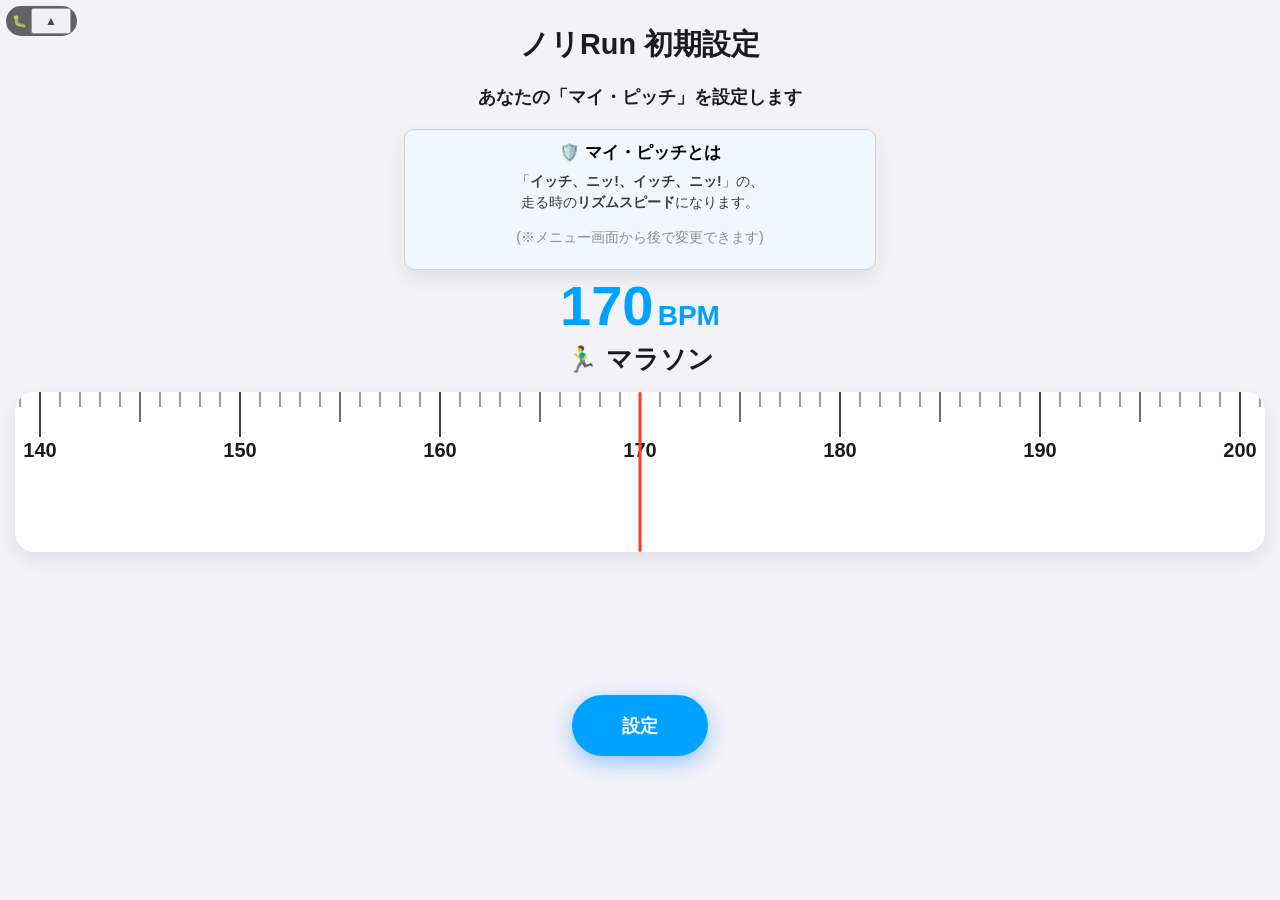
<file: c014.html>
<!--
======================================================================
 c014(メインメニュー・曲一覧・再生・並び替え)

 NoriRun Phase2

 【画面名】
 メインメニュー

----------------------------------------------------------------------

【この画面の役割】

① c013までに登録したmusic_libraryの曲を一覧表示する

② 曲をタップして再生する

③ 曲順をドラッグ&ドロップで並び替え、playlistsへ保存する

----------------------------------------------------------------------

【このSTEPで実装する内容】

STEP01
    曲一覧表示(music_libraryから取得)

STEP02
    再生ボタンで曲を再生する

STEP03
    並び替え(OFS: On-Demand Floating Sort)を移植し、
    playlistsへ並び順を保存する

----------------------------------------------------------------------

【使用するIndexedDB】

music_library(読み取りのみ)
playlists(読み書き、main_menu_defaultキー)

----------------------------------------------------------------------

【今回は範囲外の機能】

・タップ補正(ノリノリ設定)は別モジュールのため、今回は再生ボタンに置き換える
・ビートマッチング(設定BPMに合わせた再生・接続)は未実装。
  今回は曲を普通の速さで再生するだけ

----------------------------------------------------------------------

【並び替えエンジンについて】

legacy/ver8.5-gemini の「OFS(On-Demand Floating Sort)」モジュールを
移植したもの。ただし、OFSは元々 music_library の file_path をキーに
していたが、現行スキーマ(docs/db-schema.md)は track_id が主キーのため、
track_id 基準に置き換えている。playlistsストアの保存フィールドも
file_path_list ではなく track_id_list(現行スキーマ通り)を使用する。

----------------------------------------------------------------------

【更新履歴】

2026-08-03
    新規作成。曲一覧表示・再生・OFS移植による並び替えを実装(v66)

    (v67)
    再生失敗時のエラーメッセージを、権限切れとコーデック非対応(play()の
    失敗、およびaudio要素のonerror)で区別できるよう修正。
    デバッグログパネルがError/DOMExceptionの中身({}に見えてしまう問題)
    を正しく表示できるよう修正

2026-08-08
    (v68)
    メインメニューを「スマホ1画面に固定、ページ全体はスクロールしない」
    レイアウトへ変更。

    ・画面を縦2分割し、上半分を操作エリア(今後ボタンを追加していく場所)、
      下半分を曲一覧エリアとした
    ・曲一覧は下半分のエリア内だけでスクロールする形に変更
    ・OFSの自動スクロールを、ページ全体(window.scrollBy)から
      曲一覧エリア内(menuListEl.scrollTop)へ付け替え
    ・自動スクロール中に光る帯を、画面の上下端から
      曲一覧エリアの上下端へ移動
    ・開発用デバッグログパネルを開閉式にした(画面下30%を占領したままだと
      固定1画面レイアウトの確認ができないため。起動時は最小化)

    ※ ページ全体が伸びると、上に置いた操作ボタンが曲一覧に押し出されて
      見えなくなる・押せなくなるため(竹弘の要望、2026-08-08)。
      上下の比率(現在は50:50)は仮の値で、今後調整する前提。

    (v69)【STEP A】曲情報(メタデータ)の表示機能を追加。

    ・外部ライブラリ jsmediatags(BSD 3-Clause)を lib/ に同梱して導入
    ・音楽ファイルのタグから タイトル / アーティスト名 を取得
    ・曲の長さは audio要素で実測(タグのTLENは信頼できないため、
      一般的な音楽プレイヤーと同じ方式。竹弘の指示による)
    ・曲一覧の1行を2行構成に変更
        1行目 : タイトル
        2行目 : 曲の長さ(**.** / 1時間超は *.**.**)+ 空白 + アーティスト名
    ・music_library に is_meta_analyzed / is_cover_analyzed を追加
      (docs/db-schema.md を v2.2 に更新済み)
    ・解析状況ランプ(#ofs-lamp)を legacy の OFS Ver1.1 から移植。
      ただし legacy版は固定ウェイトの「演出シミュレーター」で実処理が
      無かったため、実際の解析の進捗に連動する作りに変更した
    ・1曲解析するたびに「その行だけ」差し替える方式にした
      (legacy版はリスト全体を作り直しておりO(n²)で重くなる作りだった)

    取得できなかった時の扱い(竹弘の指示):
        タイトル      → ファイル名を表示
        アーティスト  → 何も表示しない
        曲の長さ      → 何も表示しない

    ※ ジャケット画像の取得・表示は STEP B で実装予定。
      ランプのフェーズ2(緑・ジャケ写同期)もその時に有効化する。

    (v70)【STEP A の不具合修正】アーティスト名が表示されない問題への対処。

    症状: v69の実機テストで、曲の長さは表示されたがアーティスト名が
          空欄のままだった(タグが取得できていない時の動きになっていた)。

    ライブラリ(jsmediatags)のソースを調査した結果、setTagsToRead に
    "title"/"artist" を渡しても内部で正しい項目名へ展開される作りに
    なっており、ライブラリ側に問題は見つからなかった。
    そのため原因を推測で決めつけず、次の2つを同時に入れている。

    ① 確実に値を拾えるようにする修正
       ・setTagsToRead() の絞り込みを外し、全タグを読むようにした
       ・pickTagValue() を追加し、値が
           「文字列」「{data:文字列}のオブジェクト」「生の項目名だけ」
         のどの形で入っていても取り出せるようにした
       ・MP3(ID3v2.3/2.4のTIT2・TPE1)、古いMP3(ID3v2.2のTT2・TP1)、
         M4A(©nam・©ART・aART)の項目名に対応

    ② 万一これでも直らない場合に原因を特定するための診断ログ
       最初の3曲だけ、タグ形式・取得できたキーの一覧・値の型を
       デバッグログパネルに出力する(原因特定後に削除する)

    (v71)【原因判明・修正】アーティスト名が出なかった真の原因は、
    タグの読み取り方ではなく「ライブラリが読み込まれていなかった」こと。

    v70の実機ログに
        ReferenceError: jsmediatags is not defined
    が全曲分出ていた。lib/jsmediatags.min.js をGitに登録し忘れたため、
    GitHub Pages上にファイルが存在しなかった(のりの登録漏れ)。

    さらに、これが二次被害を生んでいた。sw.js の cache.addAll() は
    リスト内の1ファイルでも取得に失敗すると全体が失敗する仕様のため、
    Service Workerの更新自体が失敗し、「CACHE_NAMEを繰り上げたのに
    古いコードが動き続ける」状態になっていた
    (竹弘の「DBクリアしないとランプが出ない」症状の原因)。

    対処:
    ・lib/ をGitに登録(本質的な修正)
    ・sw.js を1ファイルずつキャッシュする方式に変更し、1つ失敗しても
      Service Workerが壊れないようにした
    ・起動時にライブラリの読み込みを確認し、無ければ解析を中止して
      画面のランプに赤字「ライブラリ未読込」を表示するようにした
      (同じ事故が起きた時に一目で分かるようにするため)

    ※ 緑ランプ(フェーズ2)が出ずに黄→青になるのは現時点では仕様。
      ジャケット画像を実装するSTEP Bで有効化する。

    (v72)【STEP B】ジャケット画像の取得・表示を追加。

    ・タグから画像データを取り出し、96px角のJPEGに縮小してDBへ保存
      (原寸だと1曲500KB〜1MBになり、369曲でDBが数百MBに膨らむため。
       表示は44px角だが、高精細画面でぼやけないよう2倍超で保存する)
    ・横長・縦長の画像は中央を正方形に切り取ってから縮小(歪み防止)
    ・並び替えボタンの左隣に44px角で表示(竹弘の指示「割合1」)
    ・ジャケットが無い曲は何も表示しない(竹弘の指示)
    ・ランプのフェーズ2(緑・ジャケ写同期)をついに有効化

    文字情報とジャケットを別工程にしたのは竹弘の選択(2026-08-08)。
    1回の読み込みで両方取れば初回の解析時間は半分になるが、
    「解析は裏で進むので再生の邪魔をせず、一度取得すれば次回は
    読み込まない」ため、演出がはっきり分かれる2工程を選んだ。

    メモリ対策:
    ・画像の一時URL(createObjectURL)は表示完了後に必ず解放する。
      369曲分を解放し忘れるとメモリを食いつぶすため
    ・縮小に使ったImageBitmapもfinallyで必ずclose()する

2026-08-13
    (v73)【コード整理】JavaScriptを js/ フォルダの8ファイルへ分割。

    このファイルは1枚で約3,000行(104KB)まで育っており、この先
    ビートマッチング(音声処理)を足すと手に負えなくなる状態だった。
    CLAUDE.mdの方針「c014以降の機能追加は、ページを増やさず
    c014.html内で読み込むJSモジュールとして分割する」に沿って整理した。

    ・約1,900行のJavaScriptを、機能ごとに js/ の8ファイルへ移動
        config / db / list-view / player / drag-sort / lamp /
        metadata / main
    ・原因が判明して不要になったタグ診断ログを削除
      (logTagDiagnostics / describeTagValue / tagDebugCount /
       TAG_DEBUG_LIMIT。v70でアーティスト名が出ない原因を追うために
       入れた一時的な調査コード)

    ※ 動作を変えない「引っ越し」に徹している。移したコードは
      1文字も書き換えていない。
      ES Modules(import/export)を使わず、昔ながらの<script>を
      順番に並べる方式にしたのもそのため。ES Modulesにすると
      currentOrderList / libraryMap のような「複数ファイルから
      入れ替える変数」が使えなくなり、状態の持ち方から作り直す
      必要が出てしまう。過去2回の開発がデグレードで崩壊した経緯を
      踏まえ、今回は置き場所を変えるだけに留めた。

    ※ HTML本体・CSS・開発用デバッグログパネルは変更していない。

    (v75)【操作の簡略化】c013(Musicフォルダ データ登録)を通らずに、
    初期設定(c012)から直接この画面へ来るようにした。

    竹弘の指摘:
        「ノリRun利用者に無駄な操作をさせたくない。他の音楽プレイヤーと
          同じように、起動したらメインメニューが出てほしい」

    これまでは曲を1曲も追加していなくても、毎回
        c013で「Musicフォルダ確認」→「OK」→「OK」
    と3回タップする必要があった。スキャン処理が正しく動くことを
    確認できたので、画面とボタンをまるごと省き、この画面を開いた時に
    裏側で自動実行する形に変えた。

    ・js/scanner.js を新設(c013のスキャン・登録処理を移設)
    ・起動の流れを js/main.js の startUp() で組み立て直した
        ① DBの内容で一覧を即表示(すぐ再生できる状態にする)
        ② 裏でMusicフォルダをスキャンし、新しい曲があれば登録
        ③ 裏でメタデータ解析(従来通り)
    ・スキャン中は 🔍 灰色のランプ「曲を探しています」を表示。
      竹弘が作った 黄🟡→緑🟢→青🔵 の3フェーズ演出は、その前の
      準備段階と区別できるよう色を分けており、流れは変えていない
    ・c013にあった開発確認用のalert(3回)は廃止

    ※ c013.html はファイルとしては残しているが、通常の導線からは
      外れた。中身は一切変更していない。
    ※ c012.html は遷移先(c013→c014)の3箇所だけを変更しており、
      画面デザイン・メッセージ・ボタンは一切触っていない。

    (v76)警告ランプをタップしてMusicフォルダの許可を取り直せるように
    した。実機で権限切れが発生したため。あわせて竹弘の指示により
    c012の見出しを「🎵 Musicフォルダの設定🎵」に戻し、注意書きに🛡️を追加。

    (v77)【権限切れの根本対策】初期設定(c012)をこの画面に取り込み、
    起動から曲一覧までページを移動しない作りにした。

    【なぜ必要だったか】
    ブラウザは、ユーザーが選んだフォルダへのアクセス権限を
    「原則そのページを開いている間だけ」有効にする。別のページへ
    移動した瞬間に許可が消えることがあり、実機で実際に起きた
    (初期設定でMusicフォルダを選んだ直後、メインメニューに着いた
     時には権限が切れていた。ログに「権限がありません : prompt」)。

    竹弘の発案により、初期設定とメインメニューを同じ1枚のページに
    まとめ、画面の表示を切り替えるだけでページは移動しない形にした。
    移動しなければ、取った許可は失われない。

    ・#setup-screen(マイ・ピッチ設定 / 起動設定)のHTMLを追加
    ・css/setup.css を新設(c012のCSSをそのまま移設)
    ・js/setup.js を新設(c012のJSをそのまま移設)
    ・js/db.js に「DBの棚を作る処理」を移設。この画面がアプリで
      最初にDBを開くようになったため、これが無いと初回起動で
      「settingsという棚が見つかりません」で動き出せない
    ・dbclr.html の行き先を c012.html から c014.html へ変更

    【デザインを崩さないための工夫】
    c012とc014は別々に作られたため、h1 と body の指定が重複していた。
    そこで setup.css の指定は全て「#setup-screen ○○○」の形にして、
    初期設定画面の中だけに効くよう範囲を限定している。
    クラス名の重複が無いことは事前に確認済み。数値・色・余白は
    一切変更しておらず、見た目は1ピクセルも変わらない。

    【JSの名前がぶつからないための工夫】
    js/setup.js 全体を IIFE(即時実行関数)で囲み、中の名前が外に
    漏れないようにした。db.js と同じ openNoriRunDB という関数が
    あったが、これで衝突しない。外へ公開しているのは
    initSetupFlow と stopSetupRuler の2つだけ。

    ※ c012.html は中身を一切変更せず残している。万一問題が出た時は
      dbclr.html の行き先を c012.html に戻すだけで元の動きに戻せる。

    (v78)【ノリ注入ボタン】曲一覧の一番左を、暫定の再生ボタンから
    本来の「ノリ注入ボタン」に変更した。legacy(ver8.5-gemini)の
    OFS Ver.1.0 から移植したもので、記号も判定に使うフィールドも同じ。

        🛌 … まだノリが入っていない曲(寝ている)
        🕺 … ノリが注入された曲(踊っている)

    ノリRunの一番の売りになる部分。これから作るタップ補正ツールで
    曲のリズムを解析し、走るテンポに合わせられる状態にすることを
    「ノリ注入」と呼ぶ(竹弘の構想)。そのツールはまだ無いため、
    今は押すと印が付くところまでを用意している。

    ・js/nori.js を新設。将来のタップ補正ツールもここに入る
    ・注入済みかどうかは music_library の is_analyzed に記録する。
      c013の頃から用意されていたフィールドで、今回初めて使われた
    ・一度🕺にしたら🛌へは戻せない(legacyと同じ。竹弘の指示)。
      将来🕺が「補正データを持っている曲」を意味するようになるため、
      ボタン操作だけで取り消せると実データと表示がずれてしまう

    再生の操作は、曲情報エリア(タイトル / 曲長+アーティスト)の
    タップに移した。もともと全文を横スクロールさせる機能があった
    場所で、竹弘の判断により両方を同時に行う。

        「再生選択した時に同時にスクロールを始めるギミックは、
          何もユーザーの機能を阻害するものはなく、見た目にも良い」

    押した曲の文字が流れ出すので、どれを選んだか目で分かる利点もある。

    (v79)【並び替えの下準備】ノリを注入した日時を記録するようにした。
    music_library に nori_injected_at(Date.now()の値)を追加。

    画面の見た目は何も変わらない。これから作る並び替え機能で
    「最近ノリを注入した曲から順に上へ持ってくる」ために使う
    (走る前に、さっき仕込んだ曲をすぐ見つけられるようにするため)。

    並び替え機能より先にこれだけ入れたのは、後から足すと
    それまでに注入した曲の日時が永久に失われるため。
    ※ v79より前に注入した曲には日時が入っていない。並べ替える側で
      未設定を考慮する必要がある(docs/db-schema.md v2.6 参照)。

    (v80)すでに再生中の曲をもう一度タップしても、頭から流し直さない
    ようにした(竹弘の要望)。

    曲情報エリアは1行目(タイトル)と2行目(曲長+アーティスト)に
    分かれており、どちらをタップしても再生できる。そのため同じ曲の
    別の行を続けてタップすると、そのたびに曲が途切れて頭から
    流れ直してしまっていた。

    「今鳴っている曲」を覚えておき、同じ曲が再びタップされた時は
    何もしない。長いタイトルを読むために何度タップしても曲は途切れない。

    最初から流し直したい時は、一旦ストップボタンで止めてから
    もう一度タップする(竹弘の指定した操作方法)。止めると
    audio要素の paused が true になるため、この判定を素通りして
    頭から再生される。曲が最後まで流れ切った時も同様。

    (v81)【並び替え】曲一覧の見出し横に ⇅ ボタンを置き、押すと開く
    メニューから並び順を選べるようにした。

        🕺 ノリ注入順 / 🆕 登録日時順 / 🔤 タイトル順 /
        🎤 アーティスト順 / ⏱ 曲の長さ順

    同じ項目をもう一度選ぶと昇順・降順が入れ替わる。今どの順番で
    並んでいるかは、メニュー内に▲▼と青文字で示される。

    ・js/sort.js を新設
    ・ボタン1つ→メニュー方式にしたのは竹弘の判断。並び替えは頻繁に
      使うものではなく、誤って押すと曲順が変わってしまうため
    ・ブラウザ標準の<select>(ピッカー)ではなく自作メニューにした。
      端末ごとに見た目が変わり、記号や▲▼の装飾ができないため
    ・アイコンは border-radius:50% で丸くしているが、要素自体は四角
      なので指の当たり判定は四角いまま(竹弘の要望どおり)
    ・並べ替えた曲順は playlists へ保存する。ドラッグで手動並び替え
      したのと同じ扱いで、次に開いた時もその順番のまま
    ・選んだ並び順の種類は settings の main_sort_order に保存する。
      このキーは c012 が初期設定時に "registered_at_desc" という
      初期値を書き込んでおり、最初からソート機能を見込んで用意されて
      いたもの。今回ようやく使うことになった

    【日本語の並び順について】
    文字の比較には localeCompare(text,"ja") を使っている。単純に
    大小で比べると文字コード順になり、ひらがな・カタカナ・漢字が
    日本語の辞書どおりに並ばないため。

    【ノリ注入順】
    ノリ注入済み(🕺)の曲を上に、未注入(🛌)を下にまとめ、
    注入済みの中では注入日時の新しい順に並べる。

    (v82)【並び順の調整】日本語の並び順を、竹弘が普段使っている
    音楽プレイヤーの感覚に合わせた。

    v81では localeCompare だけで比べており、実機では
        記号 → アルファベット → ひらがな → 漢字
    の順になっていた。これを
        ひらがな・カタカナ → 漢字 → 英数字 → 記号
    に変更。まず文字の種類でグループ分けし、その中で localeCompare を
    使う二段構えにしている。

    ※ 竹弘の本来の希望は「漢字も読み方(ふりがな)でひらがなと混ぜて
      並べる」だったが、漢字の読みは文字自体には入っておらず、
      実現には数MBの日本語辞書ライブラリが必要になる。ランニング中に
      使うオフライン前提のアプリには重すぎるため、竹弘の指示により
      文字種グループ方式を採用した。
      (音楽ファイルのタグに「並べ替え用ふりがな」が入っている場合が
       あり、それを使えば一部の曲は読み順にできる。将来の改善候補)

    あわせて、ノリ注入順の判定から「注入済みだが日時不明」の
    グループを削除した。日時の記録開始(v79)より前に🕺にした曲の
    ための処理だったが、dbclrでDBをクリアすれば消えるものであり、
    リリース時には存在しないため(竹弘の指摘)。

    (v83)【並び順の修正】半角カタカナ(ｱｲｳ)の曲が記号として一番下に
    並んでしまう問題を修正(竹弘の指摘)。

    半角カタカナは全角カタカナとは別の文字として扱われるため、
    どのグループにも入らず記号扱いになっていた。

    比べる前に normalize("NFKC") で表記を揃える方式にした。
        ｱｲｳ → アイウ / ｶﾞ → ガ / Ａ０ → A0 / Ⅰ → I
    半角で書かれていても全角で書かれていても同じ場所に並ぶ。
    並び順を決めるためだけに使い、画面に表示する文字は元のまま。

    あわせて「・」(中点)を記号グループへ移した。文字コードの並び上
    カタカナの仲間に入っているが、実際は記号のため。

    判定は18パターンで検証済み(ひらがな/全角・半角カタカナ/長音符/
    漢字/々/全角・半角英数字/記号/中点/句点/括弧)。

    (v84)【並び順の修正】ノリ注入順をメニューから選んだ時、まだ
    ノリを入れていない曲(🛌)が上に来てしまう問題を修正。

    原因は比較の向き。applySort() は降順の時に「比べた答えの符号を
    ひっくり返す」作りになっているため、compareByNori() は必ず
    昇順の並び(小さい・古い・まだのものが先)を返す必要があった。
    ところが「注入済みが先」という降順の並びを返していたため、
    降順で選ぶとひっくり返って🛌が上に来ていた。

    compareByNori() が昇順の並びを返すよう修正。これで

        降順(▼)… 注入済み(新しい順) → まだの曲(🛌)  ← 初回
        昇順(▲)… まだの曲(🛌) → 注入済み(古い順)

    となり、メニューから選んだ瞬間はノリ注入曲が必ず一番上に来る。

    ※ ノリ注入曲を上に持ってくるのは「降順」が正しい。注入日時が
      新しい順に並ぶため、また未注入は日時を持たない(最小値扱い)ため。
      🆕 登録日時順も初回は降順(新しい順)で、考え方が揃っている。

    (v85)【曲順を一つ前に戻す】曲一覧の右上に ↩ ボタンを追加した。

    竹弘の狙い:
        「並び替え誤操作による1回戻しが重要。ソートの戻しはおまけ程度」

    主な出番はドラッグ中に指が滑って曲順が変わってしまった時。慌てて
    手で戻さなくても、↩ を1回押せば元通りになる。

    ・js/undo.js を新設
    ・対象はドラッグ並び替えとソートメニューの両方(竹弘の指示)
    ・**戻せるのは1回だけ**。戻した後はボタンが薄くなり、次に曲順を
      変えるまで押せない(竹弘の指示で2つ前以上には遡れない仕様。
      何度も行き来できるより1回で完結する方が意味が明確なため)
    ・一つ前の曲順は playlists の previous_track_id_list にも保存する。
      うっかり並び替えたままアプリを閉じても次回起動時に戻せる
    ・ボタンは各行の並び替えボタン(↕)の真上に配置(竹弘の指定)。
      並び替えを操作した指のすぐ近くにあるのが自然という考えによる
    ・押せない時も隠さず薄く残している。位置が動かず場所を覚えやすいため

    あわせて、曲順をDBへ保存する処理を js/undo.js の savePlaylistOrder()
    に一本化した。以前は js/sort.js と js/drag-sort.js が同じ内容を
    別々に持っており、片方だけ直して食い違う事故が起きうる状態だった。

======================================================================
-->
<!DOCTYPE html>
<html lang="ja">
<head>

    <meta charset="UTF-8">
    <meta
        name="viewport"
        content="width=device-width,
                 initial-scale=1.0,
                 maximum-scale=1.0,
                 user-scalable=no">

    <!-- PWA設定 -->
    <link rel="manifest" href="manifest.json">
    <!--
        スマホのブラウザ枠(アドレスバーなど)に着く色です。
        v159で、アプリ本体と同じ「海の青」に揃えました。
        (v286)🕺ノリノリRun の間は暁色に変えます。js/norirun.js の refreshThemeColorMeta が、
        #app の --theme-color を読んでこの content を書き換えます(インストール版の上下の帯の色。竹弘の要望)。
        ここに書いてあるのは、起動した時(メインメニュー)の色です。
    -->
    <meta name="theme-color" content="#00a2ff">

    <!-- ブラウザタイトル -->
    <title>

        (v295)ノリRun
        メインメニュー

    </title>

    <style>

        /* ======================================================
           NoriRun 共通デザイン(c013と同じ配色・カード style)
        ====================================================== */

        :root{
            /*
            ---- 画面のテーマ色(v158で追加) ----

            【なぜ変数を1枚かぶせたのか】
            竹弘の指示(2026-08-30):

                通常の「メインメニュー」は青色を基調としたデザインとする。
                これは曲順の並び替え時のOFSの設定色とイメージは一致する。
                …それに対して「🕺ノリノリRun再生メニュー」は燃える
                ランナーをイメージして、…夕焼け、暁色を基調とする。
                メインメニューで青を基調した所を暁色に変更する。

            青は既に --main-blue という名前で**20か所以上**から
            使われています。そこで名前はそのまま残し、**中身だけ**を
            この --theme-color から取るようにしました。こうすると
            モードを切り替えた時に、青だった所がまとめて暁色に変わります。
            既存の var(--main-blue) は1文字も書き換えていません。

            CSSの変数は「使う場所で解いて」もらえるので、下の
            #app.norirun-mode で --theme-color を上書きするだけで、
            その中身すべてが追従します。
            */
            /*
            ⚠️ この青は **OFS(曲の並び替え)で使っている #00a2ff** です。

            v158では #007aff(iOS標準の青)にしていましたが、竹弘から
            「OFSと色が違うように見えます」と指摘があり、v159で揃えました。
            並び替えの色だけが変数を使わず直値で書かれていたため、
            2種類の青が混在していたのが原因です。

                竹弘:「自分の名前の漢字に海が付くのでキレイな海を
                        イメージした色にしてます。OFSと同じ色がいいです」

            #007aff より緑側(シアン寄り)で、浅い海の水のように
            明るく澄んで見えます。これがこのアプリの青です。
            */
            --theme-color:#00a2ff;

            /*
            同じ色を「薄く敷く」ために、数字だけの形でも持っておきます。

            rgba() は #00a2ff のような書き方を受け取れないので、
            半透明にしたい場所では rgba(var(--theme-rgb),0.35) のように
            使います。色を変えるのはここ1か所で済みます。
            */
            --theme-rgb:0,162,255;

            /*
            **行き先のモードの色**です(v159、竹弘の指示)。

                「メインメニューの『🕺ノリノリRun再生』ボタンは暁色。
                  逆に『◀メインメニューに戻る』は青色で、
                  行き先のメニュー色にしている感じにしましょう」

            ボタン自身が「押したら何色の世界へ行くか」を先に見せる、
            という考え方です。走行中でも、色だけで行き先が分かります。
            */
            --theme-color-other:#ff8c42;

            /*
            上の「行き先の色」を、薄く敷くための数字だけの形です(v208)。

            --theme-color / --theme-rgb がペアなのと同じで、
            --theme-color-other にもペアが要ります。
            rgba(var(--theme-rgb-other),0.1) のように使います。

            ⚠️ **#app の外にあるパネル**(#connect-panel /
               #metronome-panel / #jacket-panel)は、#app.norirun-mode の
               上書きが届かず、いつもこの :root の値を見ます。つまり
               これらのパネルから見た「other」は**常に暁色**です。
               その性質を使って、下の方で「🕺の機能の画面は常に暁色」を
               実現しています(v208で直した不具合)。
            */
            --theme-rgb-other:255,140,66;

            /*
            影に使う色です。黒い影より柔らかく、テーマ色が
            画面全体にほんのり滲む感じになります(竹弘の
            「影も同じように青みがかった感じ」)。

            v159で 0.16 → 0.22、v160でさらに 0.28 まで濃くしました。
            竹弘の「もっと水色ぽい色で浮いてる感じを強くできますか?」
            「もっと強くしてもらえますか」に応えたものです。
            */
            --theme-shadow:rgba(var(--theme-rgb),0.28);

            --main-blue:var(--theme-color);
            --bg-color:#f2f2f7;
            --card-bg:#ffffff;
            --text-main:#1c1c1e;
            --text-sub:#8e8e93;
            --border-color:#d1d1d6;
        }

        /*
        ---- 🕺ノリノリRun再生モードの色(v158) ----

        竹弘のイメージは「燃えるランナー。ドキツイ赤ではなく、
        少し抑えた、キレイな夕焼け、暁色」。

        真っ赤(#ff0000)だと警告色に見えてしまい、走る高揚感より
        「危険」の印象が勝ちます。そこで赤より少しオレンジへ寄せ、
        明度を落とした夕焼けの色にしました。

        ⚠️ この1か所を書き換えるだけで、青だった所すべてが暁色に
           変わります。個々のボタンの色を指定して回らないこと。
        */
        #app.norirun-mode{

            /*
            v158では #e8734a でしたが、竹弘から「もっとオレンジ色が
            いいかな。まだ赤に近い感じです。夕焼けの綺麗なイメージ」と
            指摘があり、v159で赤みを抜いてオレンジ側へ寄せました。

                #e8734a … R232 G115 B74(赤寄り。燃えるというより「熱」)
                #ff8c42 … R255 G140 B66(緑を上げてオレンジへ。夕焼け)

            緑の値を上げると赤から橙へ移ります。明るさも上げて、
            海の青(#00a2ff)と同じくらい澄んだ発色に揃えました。
            */
            --theme-color:#ff8c42;
            --theme-rgb:255,140,66;

            /* こちらから見た「行き先」はメインメニュー＝海の青です */
            --theme-color-other:#00a2ff;
            --theme-rgb-other:0,162,255;

            --theme-shadow:rgba(var(--theme-rgb),0.28);

            /*
            ⚠️⚠️ ここを消すと、青が半分だけ残る不具合が再発します(v160で修正) ⚠️⚠️

            【なぜ1行足すだけで直るのか】
            CSSの変数は「使う場所で解く」のではなく、**書いた場所で解いて、
            その結果が子へ伝わる**という決まりです。

            つまり :root に

                --main-blue:var(--theme-color);

            と書いた時点で、:root の --theme-color(海の青)で答えが出てしまい、
            **--main-blue は #00a2ff という色そのものとして固まります。**
            あとから子孫の #app.norirun-mode で --theme-color を暁色に
            変えても、もう決着済みの --main-blue は振り向いてくれません。

            v159で実際にこれが起きました(竹弘のキャプチャで判明):

                効いていた … rgba(var(--theme-rgb),0.1) など、
                              **使う側**で var() を書いた場所(🔁の背景・カードの影)
                効かない   … var(--main-blue) を経由する場所
                              (♪マーク・シークバーの●・点線・並び替えの4か所)

            そこで**このモードでも --main-blue をもう一度書き直します**。
            ここで書けば、ここの --theme-color(暁色)で解き直されます。
            */
            --main-blue:var(--theme-color);
        }

        html,
        body{
            margin:0;
            padding:0;
            width:100%;

            /*
            【固定1画面レイアウトの土台 その1】

            以前は min-height:100%(中身が増えたら下に伸びる)でしたが、
            この画面は「スマホの1画面に必ず収まり、ページ全体は
            絶対にスクロールしない」方針に変更しました。

            そのため、高さを画面ぴったりに固定(height:100%)し、
            はみ出した分は表示しない(overflow:hidden)ようにします。

            こうしておかないと、曲一覧が増えたときにページ全体が
            伸びてしまい、上に置いた操作ボタンが画面外へ
            追い出されて押せなくなります。
            */
            height:100%;

            /*
            【v234】ページの高さも「今まさに見えている高さ」(100dvh)にします。

            竹弘の報告(2026-10-12):「まだ画面下が表示されない事象が発生する
            時がある」(デバッグログを閉じた時。以前、のり注入から戻った時にも)。
            写真では、下半分の曲一覧の丸角が見えず、その下に何も無い帯が
            出ていました(v189 の「下に不思議な余白」と同じ形)。

            【本当の原因(のりの見立て)】

            スマホの Chrome(ブラウザ版)は、画面の中を指でスクロールすると
            アドレスバーを引っ込めることがあります(のり注入・同期モード・
            デバッグログの画面は、中をスクロールできます)。その時、

                height:100%   … アドレスバーが**出ている**時の高さのまま(伸びない)
                height:100dvh … 今見えている高さ。アドレスバーのぶん**伸びる**

            ここ(ページ)は 100%、#app は 100dvh だったので、#app だけが
            アドレスバーのぶん(約60px)伸び、はみ出した下の部分がこの
            overflow:hidden で**切り取られて**いました。切り取られた下には
            ページが無いので、何も無い帯が見えます。

            → ページも 100dvh にして、#app といつも同じ高さにします。
              アドレスバーが出ている時は 100% と同じ値なので、今までと
              1pxも変わりません。dvh を知らない古いブラウザは、上の
              100% のまま(後の行が勝つCSSの決まり。#app と同じ書き方)。

            ⚠️ v189 の refreshAppHeight()(js/config.js)は「#app を隠して戻した
               時に高さを計算し直す」直しでした。アドレスバーが引っ込んだままだと
               計算し直しても同じ値になるので、効かない時があったのだと思います。
               害は無いので、そのまま残しています。
            ⚠️ インストール版(アドレスバーが無い)では、100% と 100dvh は同じです。

            ⚠️⚠️ 竹弘の答え(2026-10-12 夕方):「ブラウザ版でも、アドレスバーが消える
               ことは、どのモードに入っても基本ない」。→ **上の見立ては外れている
               可能性が高い**です。この1行は、アドレスバーが出ている時は今までと
               1pxも変わらないので、害は無く残しています。本当の原因はまだ分かって
               いません(これまで2回だけ)。v235 で、🐛を開いた瞬間の画面の状態を
               1行残すようにしました(開発用デバッグログパネルの measureScreenSnapshot)。
            */
            height:100dvh;

            overflow:hidden;

            /*
            overscroll-behavior:none は、
            「一番下まで来た状態でさらに指を下に引っ張った時、
              ページ全体がゴムのように動く(バウンスする)動き」
            を止める指定です。

            走りながら操作するアプリなので、
            画面がぐらつかないように固定します。
            */
            overscroll-behavior:none;

            background:var(--bg-color);
            color:var(--text-main);
            font-family:
                -apple-system,
                BlinkMacSystemFont,
                "Helvetica Neue",
                sans-serif;

            /*
            並び替え操作中に文字が選択されてしまうと
            誤動作の原因になるため、選択を禁止します。
            */
            -webkit-user-select:none;
            user-select:none;
        }

        /*
        【固定1画面レイアウトの土台 その2】

        #app を「画面の高さそのもの」にして、
        中身を縦2段(上半分=操作エリア / 下半分=曲一覧)に分けます。

        ・display:flex + flex-direction:column
            → 子要素を縦に積み上げる並べ方です。
              この指定があると、子要素側で「残りの高さを全部使う」
              といった高さの配分ができるようになります。

        ・height:100dvh の "dvh" とは
            → dynamic viewport height(動的な画面の高さ)の略。
              スマホのブラウザは、スクロールするとアドレスバーが
              引っ込んで表示領域が変わります。
              昔からある 100vh はアドレスバーが出ている状態を
              考慮しないため、画面下がわずかに隠れてしまいます。
              100dvh は「今まさに見えている高さ」に追従します。

              ただし古いブラウザは dvh を知らないので、
              先に 100vh を書いておき、
              dvh を理解できるブラウザだけが後の行で上書きします
              (CSSは同じ指定が2つ並ぶと、後の行が勝つルール)。
        */
        #app{
            max-width:480px;
            margin:0 auto;
            padding:10px;
            box-sizing:border-box;

            height:100vh;
            height:100dvh;

            display:flex;
            flex-direction:column;
            gap:8px;
        }

        /*
        画面の上半分と下半分を包む、いちばん外側の角丸カードです。

        【v158で枠線と影の色を変えました(竹弘の指示)】
            通常の「メインメニュー」の一番外の角丸の枠線についても
            同様の青色に変更して影も同じように青みがかった感じにして欲しい

        枠線と影をテーマ色にしたことで、メインメニュー(青)と
        🕺ノリノリRun再生(暁色)が、画面を一目見ただけで区別できます。
        走行中に「今どちらのモードか」を確かめる手段になります。
        */
        .card{
            background:var(--card-bg);
            border:1px solid var(--theme-color);
            border-radius:18px;
            padding:20px;

            /*
            影の付け方(v160で竹弘の指示どおり斜めにしました)。

                竹弘:「影が真下なのですが、左上から右下にできたらいいなぁ」

            box-shadow の数字は左から
              「右へずらす / 下へずらす / ぼかす幅」です。

                v159 … 0  8px 22px  … 真下に落ちる(光が真上にある状態)
                v160 … 10px 14px 30px … 右下に落ちる(光が左上にある状態)

            1つ目に値を入れると影が右へずれ、**光源が左上にある**ように
            見えます。太陽の下に置かれた物と同じ見え方になるので、
            板が浮いている感じがぐっと強くなります。ぼかし幅も広げて、
            高い位置から落ちた影らしくしています。
            */
            box-shadow:10px 14px 30px var(--theme-shadow);
        }

        /* ======================================================
           上半分：操作エリア(今後ボタンを追加していく場所)
        ====================================================== */
        /*
        flex:1 1 50% は3つの値をまとめた書き方で、意味は
            flex-grow:1    … 余白があれば伸びる
            flex-shrink:1  … 足りなければ縮む
            flex-basis:50% … 基本の高さは親(=画面)の50%
        です。

        上半分と下半分に同じ指定をすることで、
        画面をきっちり半分ずつに分け合います。

        min-height:0 は、flexboxの有名な落とし穴への対策です。
        flexの子要素は初期状態だと「中身より小さくならない」ため、
        曲が増えると勝手に高さが膨らんで画面からはみ出します。
        min-height:0 を書くと、この制限が外れて
        「指定した50%を守り、中身は内側でスクロールする」
        という本来やりたい動きになります。
        */
        /*
        【v88】上半分そのものが丸角カード1枚になりました。

        class="card" を付けてあるので、背景の白・角丸・影は
        .card の指定がそのまま効きます。ただし .card の padding は
        20px と広く、10エリア分の高さを圧迫してしまうため、
        ここだけ狭い値で上書きしています(後に書いた方が勝つルール)。

        【display:grid と grid-template-rows:repeat(10,1fr)】

        display:grid は、中身を「マス目」に並べる方式です。
        flexが「一列に並べて余りを配分する」のに対し、gridは
        「先に枠を10個作り、そこへ中身をはめ込む」ことができます。

        grid-template-rows は、その横罫線の引き方を決める指定です。

            repeat(10, 1fr)  =  1fr を10回くり返す

        fr は fraction(ぶんすう)の略で「余った高さの取り分」を表す
        grid専用の単位です。1fr が10行なので取り分は全部同じ、
        つまり画面の大きさに関わらず必ず正確な10等分になります。

        高さを px で書かないのがポイントで、端末の画面が
        大きくても小さくても「上から何番目のエリア」の位置関係が
        変わりません(走りながら押すボタンなので重要)。

        row-gap はエリア同士の隙間です。
        */
        #upper-area{
            flex:1 1 50%;
            min-height:0;

            box-sizing:border-box;
            padding:8px 12px;

            display:grid;
            grid-template-rows:repeat(10,1fr);
            row-gap:4px;
            overflow:hidden;

            /*
            検索モード(v140)で #search-panel を position:absolute で
            重ねるための基準にします。これが無いと、absoluteの子は
            画面全体を基準に配置されてしまいます。
            */
            position:relative;

            /*
            検索モードに入る/出る時、この高さの変化を滑らかにします。
            「素早く」という竹弘の要望に沿って0.28秒にしています。
            */
            transition:flex-basis 0.28s ease;
        }

        /*
        検索モード中は、上半分を検索欄1行ぶんまで縮めます(v140)。

        竹弘の要望(2026-08-23):「下半分の曲一覧が上半分側に滑らかに
        素早くスクロール移動し、上半分側を曲一覧で隠す」という演出の
        実現方法です。実際は「上半分が縮み、下半分(#list-area)が
        その分伸びる」という仕組みで、詳しい理由は js/search.js の
        コメントを参照してください。
        */
        #app.search-mode #upper-area{
            flex-basis:64px;
        }

        #app.search-mode #list-area{
            flex-basis:calc(100% - 64px);
        }

        /*
        検索欄そのものです(v140)。

        #upper-area の中に position:absolute + inset:0 で重ねています。
        #upper-area 自体が64pxまで縮むアニメーションに合わせて、
        検索欄も自動でその大きさに追従します(別にアニメーションを
        書く必要がありません)。

        普段は display:none で存在しないのと同じにしておき、
        .search-mode の間だけ display:flex にします。不透明な背景
        (.cardと同じ色)を敷いているので、縮んで隠れる普段の操作
        エリアの中身が透けて見えることもありません。
        */
        #search-panel{
            display:none;

            position:absolute;
            inset:0;
            z-index:10;

            align-items:center;
            gap:8px;
            padding:0 8px;

            background:var(--card-bg);
            border-radius:18px;
            box-sizing:border-box;
        }

        #app.search-mode #search-panel{
            display:flex;
        }

        .search-icon{
            flex-shrink:0;
            font-size:1.2rem;
        }

        #search-input{
            flex:1;
            min-width:0;

            height:40px;
            box-sizing:border-box;
            padding:0 10px;

            font-size:1rem;
            color:var(--text-main);

            border:1px solid var(--border-color);
            border-radius:10px;
            background:#ffffff;

            /*
            iOS/Androidのブラウザは、input要素の見た目を勝手に
            装飾することがあります。appearance:none で消し、
            他のボタン類と統一した見た目にしています。
            */
            -webkit-appearance:none;
            appearance:none;
        }

        #search-close-btn{
            flex-shrink:0;

            width:40px;
            height:40px;
            padding:0;

            display:flex;
            align-items:center;
            justify-content:center;

            font-size:1.1rem;
            color:var(--text-main);

            border:1px solid var(--border-color);
            border-radius:10px;
            background:#ffffff;
            cursor:pointer;
            box-sizing:border-box;
        }

        #search-close-btn:active{
            background:#e5e5ea;
        }

        /*
        検索にマッチしない曲の行を隠します(v141)。

        js/search.js の applySearchFilter() が、曲名・アーティスト名に
        入力文字が含まれない .music-row へこのクラスを付けます。
        並び順(currentOrderList)自体は変えていないので、検索を
        終えればクラスが外れて元の並びのまま全曲が戻ります。
        */
        .music-row.search-hidden{
            display:none;
        }

        /*
        検索結果が0件の時の案内です(v141)。
        #list-viewport が position:relative なので、その中央に
        絶対配置で重ねられます。
        */
        #search-no-results{
            position:absolute;
            top:50%;
            left:50%;
            transform:translate(-50%,-50%);

            color:var(--text-sub);
            font-size:0.9rem;
        }

        /*
        10等分した1エリア分の共通の器です。

        min-height:0 と overflow:hidden は、中身(長い曲名など)が
        大きい時にエリアが押し広げられて10等分が崩れるのを防ぎます。
        gridの子も、flexの子と同じく既定では「中身より小さくならない」
        ためです(#upper-area の解説と同じ落とし穴)。
        */
        .ua-slot{
            min-height:0;
            display:flex;
            align-items:center;
            overflow:hidden;
        }

        /*
        2エリア分の高さを使うブロックに付けます。

        grid-row:span 2 は「縦のマスを2つ分またいで使う」という意味で、
        表計算ソフトの「セルの結合」と同じ考え方です。
        タイトル・曲情報・ピッチ定規の3つがこれを使います。
        */
        .ua-span2{
            grid-row:span 2;
        }

        /*
        エリア1〜2：タイトル部分。

        position:relative を付けているのは、この中の右上に
        解析状況ランプ(#ofs-lamp)を絶対配置するための基準にするためです。

        justify-content:center で「タイトル+副題のまとまり」を
        このブロックの中央に置いています。結果としてタイトルは
        中央より少し上、副題は中央より下に来るので、竹弘の指定
        (1エリアの下半分〜2エリアの上半分にタイトル、
          2エリア下半分に「メインメニュー」)通りの位置になります。
        */
        .ua-header{
            position:relative;
            flex-direction:column;
            justify-content:center;
        }

        /* ======================================================
           解析状況ランプ(OFS Ver1.1より移植)

           曲データの解析が裏で進んでいることを、画面右上の
           小さなランプで知らせます。3段階で色と文言が変わり、
           全部終わると5秒後にフワッと消えます。
        ====================================================== */

        /*
        タイトルと解析ランプを載せる行です(v89)。

        justify-content:center で h1 を行の中央に置き、
        position:relative で「この行の右端」をランプの
        置き場所の基準にしています。
        */
        .ua-title-row{
            position:relative;
            width:100%;
            display:flex;
            align-items:center;
            justify-content:center;
        }

        #ofs-lamp{
            /*
            【v89】タイトルと同じ行の右端に置きます(竹弘の変更依頼)。

            top:50% と transform:translateY(-50%) は、
            「親の高さのちょうど半分の位置まで下げ、そこから
              自分の高さの半分だけ上へ戻す」という指定です。
            2つセットで「高さが何pxであっても必ず縦中央」になり、
            ランプが1行でも2行でもタイトルと目線が揃います。
            */
            position:absolute;
            top:50%;
            right:0;
            transform:translateY(-50%);

            /*
            【v89】縦2行組みにしました(竹弘の提案)。

              flex-direction:column … 中身を縦に積む
              align-items:flex-end  … 2行目を右詰めにする(竹弘の指示)

            右詰めなので、1行目より短い2行目は右端に寄ります。

                曲データ取込中
                    18/371 🟡

            v88までは横1行で、min-width:145px を確保していました。
            しかしこの形だと進捗の桁数が増えるほど横に伸びるため、
            画面の狭い端末ではタイトルに近づいてしまいます。

            進捗を2行目へ逃がすと、ランプの幅は1行目の文言
            (「曲データ取込中」など)だけで決まります。解析が
            3/371 から 300/371 まで進んでも幅は変わりません。

            white-space:nowrap は、1行目の文言が途中で
            折り返されて3行になるのを防ぐための指定です。

            ※この2行組みが効くのは「進捗がある表示」だけです。
              進捗が無い表示は下の .lamp-oneline で1行に戻します。
            */
            display:flex;
            flex-direction:column;
            align-items:flex-end;
            gap:1px;
            white-space:nowrap;

            padding:4px 8px;
            border-radius:6px;
            font-size:0.72rem;
            font-weight:bold;
            box-sizing:border-box;

            /* フェーズ3完了時に、フワッと消えるためのアニメ設定 */
            transition:opacity 0.5s ease;

            /* ランプの下にある文字をタップできるよう、当たり判定を無効化 */
            pointer-events:none;
            z-index:10;
        }

        /*
        ランプの2行目(進捗 + ランプの色)です(v89)。

        「18/371 🟡」のように、進捗のすぐ右へランプの色が並びます。
        行そのものの位置は竹弘の指示で右詰めです
        (#ofs-lamp の align-items:flex-end で効かせています)。
        */
        .ofs-lamp-line2{
            display:flex;
            align-items:center;
            gap:4px;
        }

        /*
        【v90】進捗が無い表示を、横1行に戻すための指定です。

        竹弘の判断:
            「色だけの行は寂しい」

        たしかに「全工程完了」の下にランプの色だけがぽつんと
        並ぶ形は間が抜けて見えるため、進捗の数字を持たない表示
        (曲探索中 / 全工程完了 / 警告5種)は1行に戻します。

            曲データ取込中     ← 進捗あり:2行のまま
                18/371 🟡

            全工程完了 🔵      ← 進捗なし:1行に戻す

        付け外しは js/lamp.js の applyLampLineMode() が担当し、
        「進捗が空かどうか」だけで自動的に決まります。将来ランプの
        種類が増えても、この判断は勝手に正しく働きます。

        【警告(⚠️)がタイトルに重なることについて】

        1行に戻すと文言が横に長くなり、画面の狭い端末では
        中央のタイトル「ノリRun」に重なることがあります。
        これは竹弘の判断で、あえてそのままにしています。

            「警告に関しては目立つ必要がある為、
              被るくらいで違和感があった方がよい」

        重なった時にランプが上に来るよう、#ofs-lamp には
        z-index:10 が指定してあります。
        */
        #ofs-lamp.lamp-oneline{
            flex-direction:row;
            align-items:center;
            gap:6px;
        }

        /* フェーズ1用:速い点滅(0.25秒サイクル) */
        @keyframes blink-fast{
            0%,100%{opacity:1;}
            50%{opacity:0.1;}
        }
        .blink-fast{
            animation:blink-fast 0.25s infinite;
        }

        /* フェーズ2用:普通のテンポの点滅(0.8秒サイクル) */
        @keyframes blink-normal{
            0%,100%{opacity:1;}
            50%{opacity:0.2;}
        }
        .blink-normal{
            animation:blink-normal 0.8s infinite;
        }

        h1{
            margin:0 0 2px;
            text-align:center;
            font-size:1.3rem;
        }

        .sub-title{
            margin:0;
            text-align:center;
            color:var(--text-sub);
            font-size:0.85rem;
        }

        /* ======================================================
           エリア3〜4：再生中の曲情報
        ====================================================== */
        /*
        中の文字部分は、曲一覧の行と同じクラス(.text-block /
        .info-line / .scroll-text / .artist-text / .duration-text)を
        そのまま使っているため、ここに書く指定はほとんどありません。
        「同じ見た目にする」のではなく「同じものを使う」のが
        一番ズレない方法です。
        */
        .ua-nowplaying{
            gap:6px;
        }

        /*
        2行目(再生位置 + アーティスト名)です(v92)。

        display:flex で横に並べ、gap:4px が曲一覧の
        「曲の長さとアーティスト名の間の半角スペース1つ」に
        あたる隙間になります。

        align-items:baseline は、文字の大きさが違う2つを
        「文字の足元の線」で揃える指定です。中央揃え(center)に
        すると、小さい方の文字が浮いて見えてしまいます。
        */
        .ua-meta-line{
            display:flex;
            align-items:baseline;
            gap:4px;
        }

        /*
        アーティスト名にかぶせる「窓」です(v92)。

        タップした時の横スクロール演出は、
        「窓(幅が決まっている外側)の中で、中身を横にずらす」
        という仕組みで動きます。窓が無いと、どこまで動かせば
        全部見えるのかを計算できません。

        再生位置(0.00 / 4.32)をこの窓の外に置いてあるので、
        アーティスト名が流れても再生位置は動きません
        (竹弘の指示。今後シークバーと連動させるため)。

        flex:1 で行の残り幅を全部受け取り、min-width:0 で
        「中身より狭くなれない」という flexbox の既定を外します。
        これが無いと、長いアーティスト名で窓自体が広がってしまい、
        はみ出しが発生せず、スクロールする必要がなくなってしまいます。
        */
        .ua-artist-window{
            flex:1;
            min-width:0;
            overflow:hidden;
            white-space:nowrap;
        }

        /*
        行頭の♪。曲情報の始まりを示す目印です。

        v91で竹弘の指示により1.5倍にしました(1.1rem → 1.65rem)。
        走りながらでも「ここが今かかっている曲」と
        ひと目で分かるようにするためです。
        */
        .ua-note-mark{
            flex-shrink:0;
            font-size:1.65rem;
            color:var(--main-blue);
        }

        /*
        ジャケット画像の枠。竹弘の指定で、曲一覧と同じく右端に寄せ、
        エリア3〜4の高さいっぱいの正方形にします。

        ・margin-left:auto … 左側の余白を目一杯広げる=右端へ押し出す
                             (flexboxで右寄せしたい時の定番の書き方)
        ・height:100%      … 親(.ua-slot=2エリア分)の高さに合わせる
        ・aspect-ratio:1/1 … 縦横の比を1:1に保つ。高さが決まっている
                             ので、それと同じ幅が自動で決まります。
                             端末ごとに高さが変わっても正方形のまま。

        【v91】ジャケットが無い曲では、この枠ごと消します。

        竹弘の指示で、曲一覧と同じ扱いに揃えました。曲一覧では
        ジャケットが取得できた曲にだけ画像を差し込み、無い曲は
        その分だけ曲名の表示スペースが広がります。

        枠を消す/出すの切り替えは js/upper-area.js が
        style.display で行います(灰色の枠が出るのは、画像の
        読み込みが終わるまでのごく短い間だけです)。
        */
        .ua-jacket{
            margin-left:auto;
            flex-shrink:0;

            /*
            ⚠️ **box-sizing:border-box は必ず要ります**(v208で追加)。

            竹弘の実機報告:「上半分画面のジャケ写がない時の
            『薄い枠+薄いカメラ』について**枠の下が切れています**」

            原因は、v207で足した点線の枠(border:2px)が
            **高さの外側に足されていた**ことです。

                border-box なし … 高さ100% ＋ 上下の線2px＝104%
                                  → 親からはみ出して、下が切られる
                border-box あり … 線の太さも高さ100%の中に含める
                                  → ジャケがある曲とぴったり同じ大きさ

            ジャケットがある曲では枠線を引いていないので、
            v207までこの問題は表に出ませんでした。
            */
            box-sizing:border-box;

            /*
            align-self:stretch は「この要素だけ、親の高さいっぱいに
            引き伸ばす」という指定です。親(.ua-slot)は中身を縦中央に
            揃える(align-items:center)設定なので、それを自分の分だけ
            打ち消しています。height:100% と両方書いてあるのは、
            どちらか一方だけだと端末やブラウザによって高さの解釈が
            変わり、正方形が崩れることがあるためです。
            */
            align-self:stretch;
            height:100%;
            aspect-ratio:1 / 1;
            border-radius:6px;
            background:#e5e5ea;
            overflow:hidden;
        }

        /*
        枠の中に入る実際の画像です。
        object-fit:cover は「縦横比を保ったまま枠を埋める」指定で、
        正方形でないジャケットでも歪まずに表示されます
        (曲一覧の .jacket-img と同じ考え方)。
        */
        .ua-jacket-img{
            width:100%;
            height:100%;
            object-fit:cover;
            display:block;
        }

        /* ======================================================
           エリア5：シークバー + ミュートボタン
        ====================================================== */
        .ua-seek{
            gap:10px;
        }

        /*
        シークバー本体。

        appearance:none は「ブラウザ標準の見た目を捨てる」指定です。
        これを書かないと、端末ごとに全く違う形のバーが表示され、
        アプリの見た目が揃いません。捨てた上で、下の
        ::-webkit-slider-thumb などで自分の見た目を作ります。

        -webkit- が付いた方は、Chrome/Safari向けの古い書き方です。
        Androidファーストのアプリなので両方書いておきます。
        */
        .ua-range{
            flex:1;
            min-width:0;
            margin:0;
            height:4px;
            border-radius:2px;
            background:var(--border-color);
            outline:none;
            -webkit-appearance:none;
            appearance:none;
        }

        /*
        つまみ(thumb)の見た目。走りながら指で掴むので、
        バーの太さ(4px)より大きめの16px角にしています。

        ::-webkit-slider-thumb と ::-moz-range-thumb は
        同じ「つまみ」を指す、ブラウザごとに違う名前です。
        1つのルールにまとめて書くと、片方を知らないブラウザが
        ルールごと無視してしまうため、必ず別々に書きます。
        */
        .ua-range::-webkit-slider-thumb{
            -webkit-appearance:none;
            appearance:none;
            width:16px;
            height:16px;
            border-radius:50%;
            background:var(--main-blue);
            box-shadow:0 1px 3px rgba(0,0,0,0.3);
            cursor:pointer;
        }

        .ua-range::-moz-range-thumb{
            width:16px;
            height:16px;
            border:none;
            border-radius:50%;
            background:var(--main-blue);
            box-shadow:0 1px 3px rgba(0,0,0,0.3);
            cursor:pointer;
        }

        /* ミュートボタン(🔈)。記号だけを見せたいので枠は付けません */
        .ua-icon-btn{
            flex-shrink:0;
            width:32px;
            height:32px;
            padding:0;
            border:none;
            background:none;
            font-size:1.1rem;
            line-height:1;
            display:flex;
            align-items:center;
            justify-content:center;
            cursor:pointer;
        }

        /* ======================================================
           エリア6：再生ピッチ + 元ピッチボタン
        ====================================================== */
        /*
        竹弘が写真①に引いた緑線を測ると、3本はそれぞれ
        カード内幅の 25% / 50% / 86% の位置でした。意味は

            25% … 左半分のまん中(=再生ピッチの文字列の中心)
            50% … 左半分と右半分の境目
            86% … 元ピッチボタンの右端の目安

        です。そこでこのエリアを左右半分に分け、左に再生ピッチ、
        右に元ピッチボタンを置いています
        (エリア9のボタン2つと同じ分け方です)。
        */
        .ua-pitch-row{
            gap:0;
        }

        /*
        左半分：再生ピッチ。

        justify-content:center が、竹弘の指定した位置です(v94)。

            「左半分の表示エリアの真ん中に緑の線を引いていて、
              ここを中心として『再生ピッチ：___』の文字列の中心を
              緑の線の位置にお願いしたい」

        つまり左詰めではなく、左半分のまん中に文字列の中心を
        合わせます。この指定が無いと、flexboxは中身を左端から
        並べる決まりなので左詰めになります(v93がその状態でした)。

        align-self:flex-end が、竹弘の指定した「下詰め」です。
        .ua-slot は中身を縦中央に揃える設定なので、この要素だけが
        その指示を自分で上書きし、エリアの下端に足を揃えています。

        align-items:baseline は、大きさの違う「再生ピッチ：」と
        数字を、文字の足元の線で揃えるための指定です。
        中央揃えにすると、小さい方の文字が浮いて見えてしまいます。
        */
        .ua-pitch-now{
            flex:1;
            min-width:0;
            align-self:flex-end;
            display:flex;
            align-items:baseline;

            /*
            ⚠️ v193で center → flex-start に変えました(竹弘の指示)。

                「『再生ピッチ』の文字の先頭を定規の頭の部分の
                  左合わせにしたい」

            上のv94のコメントにある「左半分のまん中に合わせる」は、
            **この指定で置き換わりました。** v193でBPMの単位と速さの
            絵文字が増えて文字列が長くなり、中央揃えのままだと右の
            マイピッチボタンを押し出してしまったためです。

            定規(.ua-ruler)とこの行(.ua-pitch-row)は、どちらも
            #upper-area の直接の子です。#upper-area の padding が
            左右に効いているので、**flex-start にすれば自動的に
            定規の左端とぴったり揃います**(数値で位置合わせをする
            必要はありません)。

            ★おまけに、左側に空きができたぶん、右のマイピッチボタンが
              そこへ伸びられるようになります(下の .ua-pitch-base 参照)。
            */
            justify-content:flex-start;

            /*
            v109から、ここをタップすると数値の直接入力パネルが開きます。
            数字だけでなく「再生ピッチ：」の文字も含めた左半分ぜんぶを
            当たり判定にしているのは、走りながらでも狙いやすくするためです
            (数字だけだと的が小さすぎます)。
            */
            cursor:pointer;

            /*
            ⚠️ v278で行の高さ(line-height)を数字で決めました(竹弘の実機報告:
               GALAXY S20 で「130」の数字の上が平らに切れていた。S26・XPERIA は大丈夫)。

            【なぜ切れたのか】
            line-height を書かないと「normal」になり、行の高さは**その端末の文字(フォント)が
            持っている寸法**で決まります。S20 の文字は上下の余白が大きく、写真を測ると数字の下の
            点線まで約12px も離れていました(S26 は約5px)。そのぶん行が高くなって1/10 の器
            (.ua-slot。S20 で約25.7px)からはみ出し、この行は下詰め(align-self:flex-end)なので
            **上がはみ出して、.ua-slot の overflow:hidden に平らに切り取られて**いました
            (v93 でボタンの枠線が消えたのと同じ形です)。

            【なぜ 1.15 なのか】
            数字で書けば、行の高さは「文字の大きさ × 1.15」になり、端末の文字の寸法に左右されません
            (中の文字は、その高さの中で上下に置かれます)。右の「マイピッチ」ボタン(.ua-pill-btn)と
            同じ値で、あちらは S20 でも切れていないことが写真で分かっています。
            S26・XPERIA の文字(normal はおよそ1.17倍)では行が 0.4px 縮むだけで、見た目は変わりません。

            ⚠️ line-height は子へ引き継がれます。**単位なしの数字で書いた**ので、中の4つ(見出し・絵文字・
               数字・×2)はそれぞれ「自分の文字の大きさ × 1.15」になります(px で書くと、同じ px が
               そのまま引き継がれて、小さい文字の行まで高くなってしまいます)。
            ⚠️ 数字の行は 18.4px × 1.15 + 点線 2px = 約23.2px。S26 の器は約24.3px なので余りは約1px です。
               中の文字を大きくする時・ここを normal に戻す時は、S20 と S26 の器に収まるか考えること。
            */
            line-height:1.15;
        }

        .ua-pitch-label{
            font-size:0.75rem;
            color:var(--text-sub);
        }

        /*
        「再生ピッチ」の後ろの、速さの絵文字(v193)。

        竹弘の指示:「再生ピッチの絵文字のサイズについて1.5倍にしたい」。

        em は「その場所の文字サイズの何倍か」なので、1.5em と書けば
        **まわりの文字(.ua-pitch-label)のちょうど1.5倍**になります。
        ラベルの文字サイズを将来変えても、比率が保たれます。

        vertical-align は、大きくした絵文字が文字の足元の線から
        浮き上がって見えるのを抑える微調整です。
        */
        #pitch-pace-emoji{
            font-size:1.5em;
            vertical-align:-0.1em;
        }

        /*
        拍倍率の「×2」(v276。js/beat-multiplier.js)。数字の後ろに小さく付けます。

        作戦会議の見本(竹弘が選んだ「ノリRunBPM + ×2」)どおり、数字とは別の色(海の青)にして、
        「走るテンポの数字」と「1拍に何歩か」が混ざって見えないようにしています。
        「×2」が出るのは🕺の中だけで、そこでは --theme-color-other が海の青を指します
        (#app.norirun-mode の「行き先の色」。色の数字を書き写さないための借り方)。
        大きさは、数字の後ろの小さな「BPM」と同じくらい(0.6rem)。その「BPM」は、
        「ノリRunBPM」の間は消して、空いた場所に「×2」が入る形です(下の .ua-pitch-now--norirun-bpm)。
        ⚠️ 中身が空(×1・メインメニュー。v281 までは OFF も)の時は :empty で幅も余白も0にして、
           今までの並びを1pxも動かしません。
        (v278)「×½」「×¼」の分数だけは2倍の大きさにしています(下の .ua-pitch-frac)。
        */
        #pitch-multiplier{
            margin-left:2px;
            font-size:0.6rem;
            font-weight:900;
            color:var(--theme-color-other);
            white-space:nowrap;
        }

        #pitch-multiplier:empty{
            display:none;
        }

        /*
        「×½」「×¼」の分数(½・¼)だけを2倍の大きさにします(v278。竹弘の指示)。

            「文字サイズが『×½』の内の『×』サイズで限界です。
              『½』だけ倍サイズにできないでしょうか。小さすぎて読めませんでした」

        ½ は1文字の中に「1」「/」「2」が詰まっている字なので、中の数字は普通の数字の半分ほどしかなく、
        0.6rem(9.6px)では読めませんでした。2em は「まわり(#pitch-multiplier の 0.6rem)の2倍」=
        1.2rem で、½ の背の高さが「170」の数字とだいたい同じになります。
        「×」と「×2」「×4」の大きさは今のままです(竹弘「×のサイズで限界」= 読める)。

        line-height:1 は、大きくした ½ のせいでこの行が高くならないようにするためです
        (上の .ua-pitch-now の v278 の話。この行は器の高さがぎりぎり)。1 なら ½ の行は 19.2px で、
        数字の行(約23.2px)より低いままなので、行の高さは数字で決まったまま変わりません。

        幅:竹弘の S26 の写真(幅 360px)で、「×½」の右端からマイピッチボタンまで約17px あいていました。
        ½ が約10px 広がっても、約7px 残ります(¼ もほぼ同じ幅)。
        ⚠️ この span は js/beat-multiplier.js の refreshBeatMultiplierDisplay が、½・¼ の時だけ作ります。
        */
        .ua-pitch-frac{
            font-size:2em;
            line-height:1;
        }

        /*
        見出しが「ノリRunBPM」の間だけ、「：」と、数字の後ろの小さな「BPM」(下の #pitch-value::after)を
        消します(v276)。

        【なぜ】この行は幅がぎりぎりで、「ノリRunBPM」と「×2」が入ると右の「マイピッチ」ボタンに
        重なり、見出しが2行に折り返すためです。見出しにもう「BPM」が入っているので、数字の後ろの
        単位は無くても読めます。のりが幅 360px の画面(GALAXY と同じ)で測った値(2026-11-15):

            再生ピッチ🏃‍♂️：170BPM           マイピッチボタンまで 5px の余り(今まで)
            ノリRunBPM🏃‍♂️：170 ×2(0.8rem)  9px 重なる ✗(見出しが2行に折り返す)
            ノリRunBPM🏃‍♂️：170 ×2(0.6rem)  2px 重なる ✗
            ノリRunBPM🏃‍♂️ 170 ×2(これ)     7px の余り ✓(今より広い。×4 も同じ。×1 は 24px)

        ⚠️ 付け外しは js/beat-multiplier.js の refreshBeatMultiplierDisplay が行います
           (.ua-pitch-now に ua-pitch-now--norirun-bpm を付ける)。「再生ピッチ」の時は今までどおり
           「：」も単位も出ます(メインメニューの見た目は1pxも変わらない。v281 までは 🕺 の OFF も)。
        ⚠️ #pitch-value::after より後ろに書いていなくても効きます(クラス + id の方が、id だけより強いため)。
        ⚠️ 見出しの文字を長くする時は、この行を幅 360px で測り直すこと。
        */
        .ua-pitch-now--norirun-bpm .ua-pitch-colon{
            display:none;
        }

        .ua-pitch-now--norirun-bpm #pitch-value{
            margin-left:0.15em;
        }

        .ua-pitch-now--norirun-bpm #pitch-value::after{
            content:none;
        }

        /*
        ピッチの数値。走行中に一番よく見る数字なので、
        初期設定画面の #pitch-number と同じく青の太字にしています。

        font-variant-numeric:tabular-nums は数字の幅を揃える指定で、
        数値が変わるたびに右の文字がガタガタ動くのを防ぎます
        (曲一覧の .duration-text と同じ理由)。
        */
        .ua-pitch-value{
            font-size:1.15rem;
            font-weight:900;
            color:var(--main-blue);
            font-variant-numeric:tabular-nums;

            /*
            点線の下線は「ここは押せる」という合図です(v109)。
            legacy ver8.5 でも、直接入力できる数値には同じように
            点線が引いてありました。押せる場所が見た目で分からないと、
            機能があること自体に気づけないためです。
            */
            border-bottom:2px dashed var(--main-blue);
        }

        /*
        右半分：元ピッチボタンの置き場所です。

        align-self:stretch で、この器をエリアの高さいっぱいに
        広げています。こうしておくと、中のボタンに指定した
        max-height:100% が「エリアの高さ」を基準に効きます
        (器が中身なりの高さだと、基準が定まりません)。
        */
        .ua-pitch-base{
            flex:1;
            min-width:0;
            align-self:stretch;
            display:flex;
            align-items:center;

            /*
            ⚠️ v193で追加(竹弘の実機報告「ノリノリRun再生でボタンが
               見切れてしまった」への対策)。

            【なぜ見切れたのか】
            🕺ノリノリRun再生では見出しが「元ピッチ：」より長い
            「マイピッチ：」に変わります。そこへv193で「BPM」が
            加わり、ボタンが右半分に収まりきらなくなりました。

            【なぜ flex-end で直るのか】
            何も指定しないと、flexboxは中身を**左端から**並べます。
            ボタンが器より広いと、はみ出す先は**右**=画面の外です。

            flex-end にすると右端を基準に並べるので、はみ出す先が
            **左**に変わります。左は .ua-pitch-now を flex-start に
            した時に空いたところなので、**そこへ伸びて収まります。**
            ボタンの右端は定規の右端とぴったり揃います。
            */
            justify-content:flex-end;
        }

        /*
        「元ピッチ：___」ボタン。border-radius:999px は、
        高さより十分大きい値を指定して左右を完全な半円にする
        書き方です(いわゆる「pill=錠剤型」)。

        【v93で薄くしました(竹弘の指摘)】

            「ボタンの上下の線が画面の解像度によっては
              消える事があった」

        原因は、10等分したエリアの高さが画面の高さに応じて
        決まることでした。画面の小さい端末ではエリアが狭くなり、
        ボタンがそこからはみ出して、上下の枠線が
        .ua-slot の overflow:hidden に切り取られていたのです。

        そこで上下のpaddingをほぼ無くし、行の高さ(line-height)も
        詰めて、ボタンそのものを薄くしました。その代わり、
        竹弘の要望通り文字は逆に大きくしています
        (0.75rem → 0.9rem)。

        max-height:100% は念のための歯止めです。どんなに画面が
        小さい端末でも、ボタンがエリアの高さを超えることは
        なくなるので、枠線が切れる症状は再発しません。
        */
        .ua-pill-btn{
            flex-shrink:0;
            max-height:100%;
            box-sizing:border-box;
            /*
            ⚠️ v193で左右の余白を 16px → 9px に詰めました。

            竹弘の指示:「ボタン内の文字を左にギリギリまでずらして、
            収まるか試して欲しい」。左右で 14px ぶん幅が縮みます。

            上下の1pxはそのままです(ボタンの高さは
            max-height:100% で決まっているため、触る必要がありません)。
            */
            padding:1px 9px;
            /*
            ⚠️ v196で 0.9rem → 1.0rem、あわせて太字にしました(竹弘の指示)。

                「元ピッチのフォントにしたかったのではなく、
                  マイピッチのフォントに元ピッチのフォントをしたかった」

            つまり **大きい方(マイピッチ)に揃える**、が正解でした。
            v195では逆に小さい方へ揃えてしまったので、こちらへ直しています。

            数値だけでなく見出し(「元ピッチ：」)も太字になるので、
            font-weight はボタン全体に掛けています。
            ⚠️ v165で .ua-pill-btn-strong に書いてあった 1.0rem と bold を、
               **こちらへ引っ越した**形です。両方のモードで同じ見た目に
               なるので、strong 側に残す意味がなくなりました
               (strong に残っているのは色だけ)。

            ⚠️ このクラスを使っているボタンは #reset-pitch-btn の1つだけ
               なので、大きくしても他の場所に影響しません(v196で確認)。
            */
            font-size:1.0rem;
            font-weight:bold;
            line-height:1.15;
            color:var(--text-main);
            background:#ffffff;
            border:1px solid var(--border-color);
            border-radius:999px;
            cursor:pointer;
            white-space:nowrap;
        }

        .ua-pill-btn:active{
            background:#e5e5ea;
        }

        /*
        ボタンの中の数値です。再生ピッチ側と同じく tabular-nums で
        数字の幅を揃え、太字にして拾いやすくしています。
        */
        .ua-pill-value{
            font-weight:bold;
            font-variant-numeric:tabular-nums;
        }

        /*
        🕺ノリノリRun再生の「マイピッチ」ボタン(v165)。

        竹弘の指示:
            「『元ピッチ:___』は、『マイピッチ』に変更して、大きめに表示」

        走っている最中に「今どのテンポで走っているか」を確かめる、
        このモードの主役の数字なので、少し大きくしてテーマ色の枠で
        囲み、他のボタンより目に留まるようにしています。

        ⚠️ 文字を大きくしすぎるとエリアからはみ出します。エリアの高さは
           画面の高さの1/10しかなく、小さい端末では枠線が
           .ua-slot の overflow:hidden に切り取られます(v93の教訓)。
           元の .ua-pill-btn が持つ max-height:100% が歯止めですが、
           上げ幅は控えめに留めてあります。

        ------------------------------------------------------------
        ⚠️⚠️ v195-v196で「大きさの指定」を .ua-pill-btn へ引っ越しました。

        【竹弘の指摘(v194の実機テスト)】
            「メニュー画面の『元ピッチ:xxxBPM』が、のりのりRun再生の
              『マイピッチ：xxxBPM』よりフォントが小さく見えます」

        竹弘の目は正しく、実際に違っていました:

            元ピッチ   .ua-pill-btn        0.9rem / 見出しは普通の太さ
            マイピッチ .ua-pill-btn-strong 1.0rem / 見出しも太字

        【v195で小さい方へ揃えたが、逆だった(v196で修正)】
            「元ピッチのフォントにしたかったのではなく、
              マイピッチのフォントに元ピッチのフォントをしたかった」

        → **大きい方(マイピッチ)に揃える**が正解。
          そこで 1.0rem と bold を **.ua-pill-btn 本体へ移しました。**
          両モードとも同じ大きさになったので、ここに残す必要が
          なくなっています。

        ⚠️ **いまこのクラスが持っているのは「色」だけです。**
           竹弘の「色が異なるだけで同じフォント、太さ、サイズ」を、
           クラスの役割そのもので表した形になっています。
           大きさを変えたい時は .ua-pill-btn の方を直すこと。
        */
        .ua-pill-btn-strong{
            color:var(--main-blue);
            border-color:var(--main-blue);
        }

        /* ======================================================
           エリア7〜8：ピッチ変更の定規
        ====================================================== */
        /*
        定規の枠です。中の目盛りは <canvas> にJavaScriptで描きます
        (v104。それまではCSSの背景で描いた仮の見た目でした)。
        */
        .ua-ruler{
            position:relative;
            box-sizing:border-box;
            border:1px solid var(--border-color);
            border-radius:8px;
            background:#f8f8f8;
            overflow:hidden;
        }

        /*
        目盛りを描く紙(canvas)です。

        display:block は、canvasが文字と同じ扱い(inline)のままだと
        下にわずかな隙間ができるための対策です(文字の足元に空く
        余白が残るため)。

        touch-action:none は「この上での指の動きを、ブラウザの
        スクロールや拡大に使わせない」という指定です。これが無いと
        定規を左右になぞった時に画面ごとスクロールしようとして、
        ピッチ調整が効かなくなります。初期設定画面の定規でも
        同じ理由で touch-action:none を使っています。
        */
        .ua-ruler-canvas{
            display:block;
            width:100%;
            height:100%;
            touch-action:none;
            cursor:grab;
        }

        /*
        中央の赤い基準線。ここに重なった目盛りが現在のピッチです。

        色は初期設定画面の定規と同じ --accent-red を使っています
        (css/setup.css の :root で定義。同じページで読み込んで
          いるので、こちらからも使えます)。定規の意味を持つ赤は
        アプリ全体で1色に統一します。
        */
        .ua-ruler-line{
            position:absolute;
            left:50%;
            top:0;
            bottom:0;
            width:3px;
            transform:translateX(-50%);
            border-radius:2px;
            background:var(--accent-red);
        }

        /* ======================================================
           エリア9〜10：操作ボタン
        ====================================================== */
        /*
        エリア9・10のボタン行です。

        【v96のやり直し(v97)】

        v96で幅を揃えるために display:grid へ作り替えたところ、
        高さの決まり方まで変わってしまい、

          ・「🕺ノリノリプレイリスト作成」ボタンが縦に伸びる
          ・v95でOKだった停止/設定の丸ボタンが崩れる

        という別の不具合を起こしました(デグレード)。

        原因は display の変更そのものです。flexとgridでは
        「子の高さの決め方」も違うため、幅を直すつもりで
        レイアウトの土台ごと入れ替えてしまった形になりました。

        そこでv97では、v95の flex の作りに戻したうえで、
        **幅の指定だけ**を確実な書き方に直しています
        (下の .ua-wide-btn / .ua-btn-pair を参照)。
        */
        .ua-btn-row{
            gap:8px;
        }

        /*
        横長のボタン。同じ行の相手と幅を半分ずつ分け合います。

        【幅の指定(v97)】

            flex:0 0 calc(50% - 4px)

        3つの値の意味は順に

            flex-grow:0   … 余りがあっても伸びない
            flex-shrink:0 … 足りなくても縮まない
            flex-basis    … 幅は「行の半分マイナス4px」で決め打ち

        です。4px は、行の隙間(.ua-btn-row の gap:8px)を
        2つのボタンで分け合った片方分です。
        これで [半分-4px] + [隙間8px] + [半分-4px] = ちょうど100%
        になり、4つのボタンの左右の端が1本の線に揃います。

        v95までは flex:1(余りを等分に伸ばす)でしたが、この書き方は
        伸ばす前の基準幅が中身に引きずられることがあり、文字数の多い
        「🕺ノリノリプレイリスト作成」だけ数px広くなって、上の
        「マイピッチ設定」より右へはみ出していました。
        「余りを分け合う」のをやめて最初から半分と決め打つことで、
        中身の文字数に一切影響されなくなります。

        文字数が多いボタンがあるため、1行に収めてはみ出しは
        「…」で省略します
        (white-space / overflow / text-overflow の3点セット)。
        */
        .ua-wide-btn{
            flex:0 0 calc(50% - 4px);
            min-width:0;
            height:100%;
            box-sizing:border-box;
            padding:0 6px;
            font-size:0.72rem;
            font-weight:bold;
            color:var(--text-main);
            background:#ffffff;
            border:1px solid var(--border-color);
            border-radius:8px;
            white-space:nowrap;
            overflow:hidden;
            text-overflow:ellipsis;
            cursor:pointer;
        }

        .ua-wide-btn:active{
            background:#e5e5ea;
        }

        /*
        文字数の多いボタン(🕺ノリノリプレイリスト作成)を、
        枠の中にゆとりを持って収めるための指定です(v95)。

        竹弘の指示:
            「文字間隔を詰めるか、少し縦長にして『マイピッチ設定』の
              ボタンサイズと同じスペースに収めて欲しい」

        ボタンの幅そのものは、上の .ua-wide-btn で「マイピッチ設定」と
        同じ半分に揃えてあります。それでも12文字が枠いっぱいまで
        詰まって左右に余白が無かったため、文字の側も細くしています。

        竹弘が挙げた2つの方法を、少しずつ両方使っています。

          letter-spacing:-0.05em … 文字と文字の間隔を詰める
          transform:scaleX(0.93) … 文字を横に縮めて少し縦長にする

        片方だけで詰め切ろうとすると、間隔が不自然に狭くなったり、
        字が痩せすぎたりするためです。文字の高さは変えていないので、
        小さくなった感じはほとんどしません。

        【scaleX の注意点】
        transform は「見た目だけ」を変える指定で、場所取りの計算は
        縮む前の幅のまま行われます。そのため .ua-wide-btn の
        text-overflow:ellipsis(はみ出しを「…」で示す)は効かなくなり、
        極端に画面が狭い端末では文字がそのまま切れます。
        ボタン側に overflow:hidden があるので枠から溢れることは
        ありません。
        */
        .ua-btn-condensed{
            display:inline-block;
            letter-spacing:-0.05em;
            transform:scaleX(0.93);
        }

        /* このアプリの主役になる操作(ノリノリRun再生)は青で目立たせます */
        /*
        モードを行き来するボタンです。

        【v159から「行き先の色」で塗ります(竹弘の指示)】
        画面全体の色ではなく、**押した先の世界の色**をまといます。

            メインメニュー(青)にいる時   … 🕺ノリノリRun再生 → 暁色
            ノリノリRun(暁色)にいる時   … ◀メインメニューへ戻る → 青

        押す前から行き先が色で分かるので、走りながらでも迷いません。
        画面の他の部品はすべて今いるモードの色なので、この1つだけが
        違う色で浮き、自然と目に留まります。
        */
        .ua-btn-accent{
            color:#ffffff;
            background:var(--theme-color-other);
            border-color:var(--theme-color-other);
        }

        /*
        押した瞬間は少し沈んで見せます。

        色をモードごとに用意すると2色ぶん管理が増えるので、
        黒を薄くかぶせて暗くする方式にしました。どちらの色でも
        「押した」ことが伝わります。
        */
        .ua-btn-accent:active{
            filter:brightness(0.85);
        }

        /*
        エリア10の右半分。停止(■)と設定(⚙️)の入れ物です。

        【v98で丸ボタンから横長ボタンに変えました(竹弘の指示)】

            「停止ボタンと設定ボタンが小さくて押しにくいので
              ボタンを大きいボタンに改善したい」

        v97までは32px角の丸ボタンでしたが、走りながら押すには
        小さすぎました。エリア9の「マイピッチ設定」と同じ形の
        横長ボタンを2つ、この器の中に並べています。

        器の幅 calc(50% - 4px) は、真上の「🕺ノリノリRun再生」と
        まったく同じ式です。これで竹弘の指示どおり
        「ノリノリRun再生ボタンの幅の中に2つを収める」形になり、
        エリア9とエリア10で縦のラインも揃います。

        align-self:stretch は、中のボタンの height:100% が
        「エリアの高さ」を基準に効くようにするためのものです
        (エリア6の元ピッチボタンと同じ作り)。
        */
        .ua-btn-pair{
            flex:0 0 calc(50% - 4px);
            min-width:0;
            align-self:stretch;
            display:flex;
            align-items:center;
            gap:8px;
        }

        /*
        停止・設定のボタン本体です。

        HTMLで .ua-wide-btn と一緒に付けているため、白い背景・枠線・
        角丸・高さいっぱい といった見た目は、すべて「マイピッチ設定」と
        同じものを使い回しています。ここで上書きするのは2点だけです。

          flex      … 行の右半分を、さらに2つで分け合う。式の形は
                      .ua-wide-btn と同じで、隙間(gap:8px)の半分の
                      4pxを引いています
          font-size … 中身が文字ではなく記号1つなので、文字用の
                      0.72remのままでは小さすぎるため大きくする
          中央配置  … 下の解説を参照(v99で追加)

        これで指で押せる面積は、v97の丸ボタン(32px角)から
        およそ3倍になります。走りながら操作するアプリなので、
        当たり判定の広さはそのまま使い勝手に直結します。

        ※押した時の色の変化は .ua-wide-btn:active がそのまま
          効くので、ここには書いていません。

        【v99で記号の縦位置を直しました(竹弘の指摘)】

            「停止ボタンの記号がボタンの真ん中に配置されていない。
              横は中心なんだけど、縦が下詰めで下寄りになっている」

        原因は、v97までの丸ボタンに付けていた中央配置の指定が、
        v98で横長ボタンに作り替えた時に一緒に消えてしまったこと
        でした(旧 .ua-circle が持っていたものです)。

        指定が無いと、記号はボタン標準の「ベースライン配置」に
        なります。ベースラインとは文字を並べる足元の線のことで、
        ■のような記号はこの線の上に描かれるため、下に寄って
        見えてしまいます。

        そこで、v97までと同じ2つの指定を復活させました。

          display:flex + align-items:center
              … 中身を「行の文字」ではなく「箱の中身」として扱い、
                縦のまん中に置く
          line-height:1
              … 行の高さを文字の大きさぴったりにする。既定
                (約1.2倍)のままだと、余った高さが下側に付いて
                記号が下がって見えます

        設定ボタン(⚙️)も同じクラスなので、2つとも同じ位置に
        揃います。
        */
        /*
        v119で停止ボタンを下半分へ移したため、この枠の中は設定⚙️の
        1つだけになりました。そこで幅を 100% にして、枠いっぱいに
        広がるようにしています(竹弘の指示「設定⚙️を横に広げる」)。

        枠(.ua-btn-pair)そのものが行の半分の幅なので、これで
        エリア9の「マイピッチ設定」と右端・左端の縦の線が揃います。

        ★ 将来またここに2つ並べる時は、上の .ua-wide-btn と同じ
          flex:0 0 calc(50% - 4px) に戻してください。
          flex:1 で等分させる書き方にすると、v95で起きたように
          中身の文字数で幅がずれて縦の線が揃わなくなります。
        */
        .ua-pair-btn{
            flex:0 0 100%;
            font-size:1.1rem;
            line-height:1;
            display:flex;
            align-items:center;
            justify-content:center;
        }

        /* ======================================================
           下半分：曲一覧エリア
        ====================================================== */

        #list-area{
            flex:1 1 50%;
            min-height:0;

            /*
            検索モード(v140)で #upper-area と連動して大きさが
            変わる時、こちらも同じ速さで滑らかに動かします。
            */
            transition:flex-basis 0.28s ease;

            display:flex;
            flex-direction:column;

            /*
            上の余白を 12px → 8px に詰めました(v87)。
            理由は .section-title の margin と同じで、ボタンを大きくして
            狭くなった曲一覧の高さを取り戻すためです。
            */
            padding:8px 12px 10px;
            overflow:hidden;

            /*
            並び替えメニュー(#sort-menu)を浮かせる時の位置の基準に
            なります(v81)。これが無いと、メニューが画面全体を基準に
            置かれてしまい、狙った場所に出せません。
            */
            position:relative;
        }

        .section-title{
            /*
            見出しの下の余白(v87で 8px → 4px)。

            v86でボタンを32pxから40pxに大きくした結果、曲一覧の
            表示できる高さがその分だけ減り、竹弘から「狭い」との
            指摘があったため、余白を詰めて取り戻しています。
            #list-area の上の余白とあわせて8px分、元の広さに戻ります。
            */
            margin:0 0 4px;
            font-size:1.05rem;
            flex-shrink:0;

            /*
            「曲一覧」の文字の横に並び替えボタンを置くため、
            横並びにしています(v81)。
            gap は文字とボタンの間隔です。
            */
            display:flex;
            align-items:center;

            /*
            ボタンの隙間を 8px → 6px に詰めました(v119)。

            停止・曲戻し・曲送りが加わってボタンが7つになり、8pxのままだと
            横幅が1pxだけ足りませんでした。

                40px × 7個            = 280px
                隙間 8px × 6箇所      =  48px
                ↩ の右余白            =   9px
                                       ─────
                                        337px  ← 使える幅336pxを超える

            隙間を6pxにすると321pxになり、15pxの余裕ができます。
            **ボタンの大きさ(40px)は変えていません。** v86で「記号が
            小さくて見えにくい」という竹弘の指摘から32px→40pxに広げた
            経緯があるため、ここを削るのは本末転倒になります。
            */
            gap:6px;
        }

        /*
        再生操作(⏮ ■ ⏭)のまとまり(v119)。

        【グループにしている理由】

        竹弘が選んだ案Aは「役割ごとにまとめる」配置です。7つのボタンを
        等間隔で並べると、どこからどこまでが再生操作か分からなくなり、
        走りながらだと隣を押してしまいます。

        3つを4pxで詰めて一塊に見せ、左右に margin:auto で余白を作ることで
        「一覧の設定 / 再生操作 / 移動・取消」の3つのかたまりに見えます。

        【margin-left:auto と margin-right:auto の働き】

        auto は「余った幅をここで吸い取る」という指定です。左右の両方に
        置いたので余りが半分ずつ分配され、**このまとまりが行の中央に
        来ます。** 端末の画面幅が変わっても、中央にある関係は崩れません。
        */
        .playback-group{
            display:flex;
            align-items:center;

            /* グループの中だけ、隙間をさらに詰めて一塊に見せます */
            gap:4px;

            margin-left:auto;
            margin-right:auto;

            flex-shrink:0;
        }

        /* ======================================================
           丸ボタン(並び替えメニューを開く等)

           竹弘の要望「ボタンアイコンの判定は四角で
           アイコンデザインは丸(〇)」に沿った作りです。

           border-radius:50% で見た目だけ丸くしていますが、
           要素そのものは四角のままなので、指の当たり判定は
           四角い範囲すべてになります。角の部分を押しても
           反応するので、小さくても押しやすくなります。
        ====================================================== */
        .round-btn{
            display:flex;
            align-items:center;
            justify-content:center;

            /*
            丸の大きさ(v86で 32px → 40px に拡大)。

            中の記号(⇅ や ↩)が小さくて見えにくいという竹弘の指摘に
            よるもの。まず文字を大きくし、それでも足りない場合は丸を
            1.25倍に、という段取りだったので、32×1.25=40px にしている。
            */
            width:40px;
            height:40px;
            padding:0;

            border:1px solid var(--border-color);
            border-radius:50%;
            background:#ffffff;

            /*
            記号の大きさ(v86で 0.95rem → 1.5rem に拡大)。

            1.5rem は約24px。丸の内側(40px から枠線を引いて38px)に
            対して6割ほどの大きさで、はみ出さずにできるだけ大きく
            見せられる値。太字にして、走りながらでも見分けやすくしている。

            line-height:1 は「文字の行の高さを文字そのものと同じにする」
            指定。これが無いと文字の上下に余白が入り、丸の中で
            中心からずれて見えてしまう。
            */
            font-size:1.5rem;
            font-weight:bold;
            line-height:1;

            cursor:pointer;
            box-sizing:border-box;

            /* 曲名が長くてもボタンが潰れないようにします */
            flex-shrink:0;
        }

        .round-btn:active{
            background:#e5e5ea;
        }

        /*
        押せない状態のボタン(v85)。

        戻せる曲順が無い時、↩ ボタンをこの見た目にします。
        隠さずに薄く残しているのは、ボタンの位置が動かず
        「いつもここにある」と覚えられるためです。

        opacity は透明度で、0.35 は「35%だけ見える」= かなり薄い状態。
        */
        .round-btn:disabled{
            opacity:0.35;
            cursor:default;
        }

        /*
        ⏮⏭(曲送り・曲戻り)だけ、記号を少し上へ補正します(v123→v125で修正)。

        竹弘の指摘: 「⏮ ■ ⏭ 」の並びで、■/▶(stop-btn)と比べて
        ⏮⏭だけ気持ち下にずれて見える。赤い十字線で実測して確認済み。

        3つとも同じ .round-btn(font-size 1.5rem・line-height:1)なのに
        ずれるのは、絵文字フォントのグリフごとに「文字の見た目の重心」が
        微妙に違うためです。line-height:1は文字の「行の高さ」を揃える
        指定であって、グリフ自体が枠内のどこに描かれるかまでは
        揃えてくれません。■/▶は正しい位置(竹弘の確認済み)なので、
        ⏮⏭の2つだけを少し引き上げて合わせます。

        【v123での誤り、v125で修正】
        最初 transform:translateY(-2px) で直そうとしましたが、これは
        ボタン(丸ごと)を2px押し上げてしまう指定でした。中の記号だけで
        なく丸自体が他のボタンより上にずれるという、別の不具合を
        生みました(竹弘の指摘、青い線での再検証で発覚)。

        正しくは、ボタンの外枠(width/height/位置)はそのままに、
        内側の余白(padding)だけ上下非対称にして中身を押し上げます。
        box-sizing:border-box なので、paddingを増やしてもボタンの
        外側の大きさ・位置は一切変わりません(.round-btn の
        width:40px/height:40px はそのまま)。変わるのは内側の
        「記号を配置できる面積」だけで、align-items:centerがその
        狭くなった面積の中で記号を中央寄せするため、下の余白を
        広げた分だけ記号が上へ動きます。
        */
        #prev-btn,
        #next-btn{
            padding:0 0 4px 0;
        }

        /*
        ▶(一時停止中の再生ボタン)だけ、記号を少し右へ寄せます(v126)。

        竹弘の指摘: 「三角の3つの頂点それぞれと丸ボタンの枠との距離が
        等しい位置が正しい中心。今は右側(尖った先端)の距離が、左側
        2つの頂点の距離より広い」。

        ■(正方形、竹弘の確認済みでズレ無し)と違い、▶ は左が平ら・
        右が尖った三角形です。Unicode文字としての「送り幅(文字を
        置く四角い枠)」は左右対称でも、目に見える形が左右非対称なため、
        送り幅どおりに中央寄せすると先端側の余白が広く見えてしまいます。

        #prev-btn/#next-btn の上下方向の補正(padding-bottom)と全く同じ
        考え方で、左右方向は padding-left で行います。box-sizing:
        border-box のおかげで、paddingを足してもボタンの外側の大きさ・
        位置(他のボタンとの横並び)は変わりません。

        ▶ の間だけ効くよう、js/upper-area.js が付け外しする
        .paused-icon クラスに掛けています(■ の時は付きません)。

        (v285)■ / ▶ を下の「図形の記号 .shape-icon」で描くようにしたので、この padding-left と
        .paused-icon は外しました。右へ寄せる分は .shape-icon--play が受け持ちます(竹弘の「3つの頂点と
        枠との距離が等しい位置が中心」を、図形の寸法から計算して寄せる)。
        */

        /*
        ---- 図形の記号(v285)… ■ 止める / ▶ 鳴らす / ❚❚ 一時停止 を、文字ではなく図形で描く部品 ----

        【なぜ文字をやめたのか】竹弘の報告(2026-11-23):
            「Chromeのバージョンアップの影響と思われます。停止ボタン『■』が小さくなり、
              さらに下にズレてしまいました。アプリの再起動でも直りません」
        写真を測ると、メインの ■ は約11px(▶ は約19×22px)で、丸の中心より約2.5px 下でした
        (ロック画面のつまみの ▶ ❚❚ ■ も 1〜2px 下)。文字は同じ ■(U+25A0)のままなので、
        Chrome かスマホの更新で、文字の絵(字形)の大きさと位置が変わったと見ています。
        文字の絵はスマホの機種や更新で変わるので、どれだけ位置を直しても、また変わりえます。
        → 単純な形は、CSS で四角と三角を描けば、どの機種でも丸のちょうど真ん中に同じ大きさで出ます
          (⏮ ⏭ などほかの記号は今ずれていないので、文字のまま。全部をそろえるのは
           CLAUDE.md の「画面の絵文字を、自前の図形(絵)にそろえる」で、公開前に)。

        【使い方】ボタンの中に <span class="shape-icon shape-icon--stop"></span> を1つ置き、
        記号を変える時は --stop / --play / --pause のクラスを入れ替えます(js/upper-area.js・js/sync-lock.js)。
        大きさは --shape-size(図形の高さ)で、置く場所ごとに決めます(下の #stop-btn・.sync-lock-slide-thumb)。
        色は currentColor(置いたボタンの文字の色)なので、ボタンの色の決まりにそのまま従います。

            background:currentColor … 図形を文字と同じ色で塗りつぶす
            clip-path:polygon(…)    … 四角を、点を結んだ形(ここでは三角)に切り抜く。
                                      (0 0)=左上、(100% 50%)=右の真ん中、(0 100%)=左下
            pointer-events:none     … 図形は指を受けない(指はボタン・つまみ自身が受ける。
                                      スライドのつまみは、つまみの要素で指を追いかけているため)
        */
        .shape-icon{
            display:block;
            flex-shrink:0;

            height:var(--shape-size,18px);

            background:currentColor;

            pointer-events:none;
        }

        /* ■ 止める … 高さと同じ幅の正方形 */
        .shape-icon--stop{
            width:var(--shape-size,18px);
        }

        /*
        ▶ 鳴らす … 正三角形に近い三角(幅 = 高さ × 0.866 = √3 ÷ 2)。

        【右へ寄せる分】竹弘の決まり(v126)「三角の3つの頂点それぞれと丸ボタンの枠との距離が
        等しい位置が正しい中心」= 3つの頂点から同じ距離の点(外心)を、丸の中心に重ねます。
        正三角形の外心は、平らな辺(左)から幅の 1/3 の所です。四角い枠の真ん中(幅の 1/2)に
        置くと外心が左に 1/6 ずれるので、そのぶん右へ寄せます(幅 19px なら約3.2px。
        v126〜v284 の文字の ▶ は padding-left:4px で約2〜3px 寄せていた。ほぼ同じ見た目)。
        */
        .shape-icon--play{
            width:calc(var(--shape-size,18px) * 0.866);

            clip-path:polygon(0 0,100% 50%,0 100%);

            transform:translateX(calc(var(--shape-size,18px) * 0.866 / 6));
        }

        /*
        ❚❚ 一時停止 … 縦の棒2本。1つの四角を、左右の帯だけ塗る(linear-gradient)形で描きます。
            「色 0 34%」… 左から 34% までを塗る / 「transparent 34% 66%」… 真ん中は塗らない
        */
        .shape-icon--pause{
            width:calc(var(--shape-size,18px) * 0.8);

            background:linear-gradient(to right,
                currentColor 0 34%,
                transparent 34% 66%,
                currentColor 66% 100%);
        }

        /*
        メインの再生操作の ■ / ▶ の大きさ(v285)。
        ▶ は v284 までの文字の ▶ と同じくらい(写真で約19×22px)。
        ■ は、v284 までの文字の ■ が小さくなりすぎた(約11px)ので 18px に(⏮ の高さ約17px と並べて釣り合う大きさ)。
        ⚠️ 大きさは竹弘の実機で見て決める(2026-11-23「18px くらいから実機で決める」)。
        */
        #stop-btn .shape-icon--stop{ --shape-size:18px; }
        #stop-btn .shape-icon--play{ --shape-size:22px; }

        /* ======================================================
           曲一覧のジャンプ(🐇ウサギボタン / v118)

           竹弘の設計。指を置くと上・右・下に行き先が開き、
           指を離さずに滑らせて、離した場所へ飛びます。

           【なぜ角丸の四角なのか】

           並んでいる ⇅ や ↩ は丸いボタンです。この1つだけ形を
           変えることで、「押すボタンではなく、指を置いて滑らせる
           ボタンだ」と見た目で区別できます(竹弘の指定)。
        ====================================================== */
        .jump-btn{
            display:flex;
            align-items:center;
            justify-content:center;

            /* 丸ボタン(.round-btn)と同じ大きさに揃えます */
            width:40px;
            height:40px;
            padding:0;

            border:1px solid var(--border-color);
            background:#ffffff;

            /*
            角丸の四角。50%(まん丸)ではなく10pxにすることで、
            隣の丸ボタンとはっきり見分けられます。
            曲の行にある四角いボタン(.square-btn)と同じ丸みです。
            */
            border-radius:10px;

            font-size:1.4rem;
            line-height:1;
            cursor:pointer;
            box-sizing:border-box;
            flex-shrink:0;

            /*
            v118ではここに margin-left:auto を置いて右端へ寄せていましたが、
            v119で外しました。

            余りを吸い取る指定を **1箇所に絞る必要がある**ためです。
            今は再生操作のまとまり(.playback-group)が左右の margin:auto で
            余りを引き受けており、その結果このボタンと ↩ は自然と右端へ
            押し出されます。ここにも auto を置くと余りが3箇所に分かれ、
            グループが中央に来なくなります。
            */

            /*
            touch-action:none は「指の動きをブラウザに横取りさせない」
            指定です。

            これが無いと、指を滑らせた動きが画面のスクロールとして
            扱われてしまい、**行き先を選ぶ操作そのものが成立しません。**
            曲一覧の並び替えボタン(.sort-handle)と同じ理由です。
            */
            touch-action:none;

            /*
            長押しした時に出る「コピー」等のメニューや、文字の選択を
            止めます。指を置いたままにする操作なので、これが出ると
            邪魔になります。
            */
            -webkit-user-select:none;
            user-select:none;
            -webkit-touch-callout:none;
        }

        /* 指を置いている間は、押されていることが分かるようにします */
        .jump-btn.jump-open{
            border-color:var(--main-blue);
            background:rgba(var(--theme-rgb),0.10);
        }

        /*
        展開した行き先ボタンの入れ物です。

        【なぜ画面全体を覆っているのか】

        中のボタンは position:fixed で画面の座標に直接置きます。
        曲一覧カード(#list-area)には overflow:hidden があるため、
        カードの中に置くと **はみ出した部分が切り取られて見えなく
        なります。** 竹弘の写真②では上向きのボタンがカードを飛び出して
        画面の上半分まで届いているので、外に出す必要がありました。

        pointer-events:none は「この入れ物自体は指を受け付けない」
        という指定です。展開中に画面を覆っていても、下にあるものへの
        操作を妨げません(指の追跡はウサギボタン側が受け持ちます)。
        */
        #jump-menu{
            position:fixed;
            top:0;
            right:0;
            bottom:0;
            left:0;
            z-index:3000;
            pointer-events:none;
        }

        /*
        行き先のボタン(↑ → ↓)です。

        位置は js/jump.js が、ウサギボタンの位置を測って決めます。
        見た目はウサギボタンと揃え、同じ仲間だと分かるようにしています。
        */
        .jump-option{
            position:fixed;

            display:flex;
            align-items:center;
            justify-content:center;

            width:40px;
            height:40px;
            padding:0;

            border:1px solid var(--border-color);
            border-radius:10px;
            background:#ffffff;
            box-shadow:0 4px 12px rgba(0,0,0,0.18);

            font-size:1.3rem;
            font-weight:bold;
            color:var(--text-main);
            line-height:1;
            box-sizing:border-box;
        }

        /*
        指が乗っている行き先を青く光らせます。

        走りながらでも「今どれを選んでいるか」が分かるようにするため、
        枠・文字・背景の3つを同時に変えて、はっきり差を付けています
        (並び替えボタンを掴んだ時の色と同じ配色です)。
        */
        .jump-option.jump-active{
            color:var(--main-blue);
            border-color:var(--main-blue);
            background:rgba(var(--theme-rgb),0.10);
            box-shadow:0 4px 16px rgba(var(--theme-rgb),0.4);
        }

        /*
        ================================================
         再生モードボタン(🔁 / 🔂 / 🔀)の見た目(v113)
        ================================================

        4つの状態を、記号と色の組み合わせで表します。

            🔁 + 薄いグレー … OFF(最後まで来たら止まる)
            🔁 + 青         … 全曲ループ
            🔂 + 青         … 1曲リピート
            🔀 + 青         … ランダム

        【OFFと全曲ループで記号が同じ理由】

        色の濃さだけで区別しています。記号まで変えると、走りながら
        見た時に「今どれだったか」を思い出す手間が増えるためです。
        「薄い＝効いていない / 濃い＝効いている」は、↩ボタンが
        押せない時の見た目(.round-btn:disabled)と同じ考え方なので、
        竹弘はすでにこの感覚に慣れています。

        薄さを 0.35 に揃えているのも、そのボタンと同じ値だからです。
        */
        .play-mode-off{
            opacity:0.35;
        }

        /*
        効いている時は青くします。

        枠線と文字色を青にし、背景をごく薄い青にすることで、
        並んでいる ⇅ や ↩ の中でこのボタンだけが「今ONだ」と
        一目で分かるようにしています。並び替えボタンを掴んだ時の
        色(.sort-handle.active-blue)と同じ配色で揃えました。
        */
        .play-mode-active{
            color:var(--main-blue);
            border-color:var(--main-blue);
            background:rgba(var(--theme-rgb),0.10);
        }

        /*
        戻す(↩)ボタンは、曲一覧エリアの右端に置きます(v85)。

        margin-left:auto は「左側の余白を目一杯とる」指定で、
        結果としてこのボタンだけが右端へ押し出されます。

        竹弘の指定により、各行の並び替えボタン(↕)のちょうど真上に
        なる位置です。並び替えの誤操作を戻す機能なので、操作した指の
        すぐ近くにあるのが自然、という考えによるものです。
        */
        .undo-btn{
            /*
            ここにあった margin-left:auto は、v118でウサギボタン(.jump-btn)へ
            移しました。

            この指定は「左側の余白を目一杯とる」というもので、付けた要素が
            右端へ押し出されます。ウサギボタンを ↩ の左隣に置くにあたり、
            **右へ寄せる役目は2つのうち左側(ウサギ)が持つ必要がある**
            ためです。両方に付けると、間に余白が入って2つが離れてしまいます。

            下の margin-right:9px(↕ との縦位置合わせ)はそのままです。
            */

            /*
            各行の並び替えボタン(↕)の「真上」に来るよう、
            少しだけ左へ寄せます(v87。竹弘の指摘による位置合わせ)。

            【9pxという数字の根拠】
            曲の行(.music-row)には padding:6px と border:1px があるため、
            ↕ ボタンは行の右端から 7px 内側に描かれています。

                ↕ の中心 … 右端から 7 + (44 ÷ 2) = 29px
                ↩ の中心 … 右端から      (40 ÷ 2) = 20px

            この差の 9px だけ左へ動かすと、2つのボタンの中心が
            ぴたりと縦に並びます。
            */
            margin-right:9px;

            /*
            丸の中で記号「↩」が少し下がって見えるため、下側に余白を
            足して中身を上へ寄せます(v87。竹弘の指摘による)。

            この記号は文字として「下向きの矢印から左へ曲がる」形を
            しており、見た目の重心が下寄りになるためです。
            box-sizing:border-box なので、丸の大きさは40pxのまま変わりません。
            */
            padding-bottom:4px;
        }

        /* 並び替えメニューを開いている間は、ボタンの色を変えます */
        .round-btn.open{
            background:var(--main-blue);
            border-color:var(--main-blue);
            color:#ffffff;
        }

        /* ======================================================
           並び替えメニュー(v81)

           ブラウザ標準の <select>(ピッカー)ではなく、
           自分でHTMLとCSSを組んだメニューです。

           理由は、🕺🆕🔤🎤⏱ の記号を狙った位置に置きたいことと、
           今どの順番で並んでいるかを ▲▼ で示したいため。
           <select> は端末ごとに見た目が変わり、こうした装飾が
           できません(竹弘への説明のとおり)。

           position:absolute で「曲一覧エリアの中の、見出しのすぐ下」に
           浮かせています。基準になるのは #list-area(position:relative)です。
        ====================================================== */
        /*
        並び替えメニューと設定メニューは、見た目をまったく同じに
        します(竹弘の指示「曲一覧のソートボタンと同じように」)。

        セレクタをカンマで並べて1つの指定を共有しているのは、
        設定メニュー用にもう一組そっくりなCSSを書くと、片方だけ
        直した時に見た目がズレていくためです。曲情報が曲一覧の
        クラスを借りているのと同じ考え方です。
        */
        #sort-menu,
        #settings-menu{
            /*
            画面を基準に位置を決めます(v86で absolute から変更)。

            【なぜ変えたか】
            以前は曲一覧エリアの中に浮かせていましたが、このエリアは
            はみ出した部分を隠す設定(overflow:hidden)のため、記号を
            大きくしてメニューが縦に伸びると、画面の小さい端末で
            下の項目が切れてしまう計算になりました。

            position:fixed にすると画面そのものが基準になり、
            エリアの外にも自由に出せます。実際の表示位置(top/left)は
            ボタンの位置を測って js/sort.js が設定します。
            画面の下に収まらない時は、ボタンの上側に出す作りです。
            */
            position:fixed;
            z-index:1000;

            background:#ffffff;
            border:1px solid var(--border-color);
            border-radius:12px;
            box-shadow:0 8px 24px rgba(0,0,0,0.18);

            /* 角を丸くした内側からはみ出さないようにします */
            overflow:hidden;

            min-width:210px;
        }

        .sort-menu-item,
        .settings-menu-item{
            display:flex;
            align-items:center;
            gap:10px;

            width:100%;

            /*
            上下の余白(v86で 13px → 11px に調整)。
            記号を大きくした分、行が高くなりすぎないよう少し詰めている。
            メニュー全体が縦に伸びすぎると、曲一覧エリアからはみ出して
            下の項目が隠れてしまうため。
            */
            padding:11px 14px;

            border:none;
            border-bottom:1px solid #f0f0f0;
            background:transparent;

            font-size:0.95rem;
            color:var(--text-main);
            text-align:left;
            cursor:pointer;
            box-sizing:border-box;
        }

        /* 一番下の項目にだけ区切り線を引かない */
        .sort-menu-item:last-child,
        .settings-menu-item:last-child{
            border-bottom:none;
        }

        .sort-menu-item:active,
        .settings-menu-item:active{
            background:#e5e5ea;
        }


        /* 今その順番で並んでいる項目は、青くして目立たせます */
        .sort-menu-item.active{
            color:var(--main-blue);
            font-weight:bold;
        }

        /*
        メニューの1文字目にある記号(🕺🆕🔤🎤⏱)(v86で追加)。

        小さくて見分けにくいという竹弘の指摘により、文字だけを
        大きくしています。行の高さにはまだ余裕があるため、
        項目名の文字はそのままで記号だけを拡大しました。

        width で幅を決めているのは、記号ごとに横幅が違っても
        項目名の始まる位置が揃うようにするためです。
        (揃えないと「ノリ注入順」と「登録日時順」の頭がずれて
          きれいに見えません)
        */
        .sort-icon,
        .settings-icon{
            font-size:1.5rem;
            line-height:1;
            width:1.7rem;
            text-align:center;
            flex-shrink:0;
        }

        /*
        ⏱(曲の長さ順)だけを大きくします(v87。竹弘の指摘による)。

        絵文字は種類ごとに「文字の枠に対する絵の大きさ」が違います。
        🕺🆕🔤🎤 は枠いっぱいに描かれているのに対し、⏱ は余白が多く
        小さく見えるため、この記号だけ文字サイズを上げて釣り合いを
        取っています。

        幅(width:1.7rem)は上の .sort-icon のまま変えていないので、
        文字を大きくしても項目名の始まる位置はずれません
        (竹弘の「頭が揃うようにして欲しい」という要望どおり)。
        */
        .sort-icon[data-key="duration"]{
            font-size:1.9rem;
        }

        /*
        ▲▼を右端に寄せます。
        margin-left:auto は「左側の余白を目一杯とる」という指定で、
        結果としてこの要素が右端へ押し出されます。
        */
        .sort-arrow{
            margin-left:auto;
            font-size:0.75rem;
        }

        /*
        リストの「窓枠」です。
        自分自身はスクロールせず、位置の基準になるだけの箱です。

        position:relative を指定しておくと、
        この中に置いた position:absolute の要素(上下の光る演出)が
        「画面全体」ではなく「この窓枠」を基準に配置されます。
        こうすることで、光る演出が曲一覧エリアの中に収まります。
        */
        #list-viewport{
            position:relative;
            flex:1;
            min-height:0;
        }

        /* ======================================================
           曲一覧(OFS: On-Demand Floating Sort より移植)
        ====================================================== */

        /*
        実際に曲の行が並び、指でスクロールする本体です。

        overflow-y:auto
            → 中身が窓枠より多い時だけ、この要素の中で縦スクロールします。
              ページ全体ではなく「ここだけ」が動くのがポイントです。

        overscroll-behavior:contain
            → リストの端まで来た後もさらにスクロールしようとした時、
              その動きを親(ページ全体)に伝えない指定です。
              「スクロールの連鎖」を断ち切り、画面がずれるのを防ぎます。

        -webkit-overflow-scrolling:touch
            → 指を離した後もスーッと滑る、慣性スクロールを有効にします。
        */
        .music-list{
            height:100%;
            overflow-y:auto;
            overscroll-behavior:contain;
            -webkit-overflow-scrolling:touch;

            display:flex;
            flex-direction:column;
            gap:8px;
            position:relative;

            /* 行の影がスクロールバーで切れないよう、右に少し余白を取ります */
            padding-right:2px;
        }

        /* 通常時：縦スワイプ(スクロール)を100%許可します */
        .music-row{
            display:flex;
            align-items:center;
            background:#f8f8f8;
            border-radius:12px;
            padding:6px;
            box-sizing:border-box;
            border:1px solid var(--border-color);
            height:56px;
            touch-action:pan-y;
            transition:background-color 0.15s ease;

            /*
            flex-shrink:0 は「縮まない」という宣言です。

            曲一覧が高さ固定のエリア内スクロールになったため、
            この指定が無いと、曲数が多い時に flexbox が
            1行1行を潰して無理やり詰め込もうとし、
            行がぺしゃんこになってしまいます。
            */
            flex-shrink:0;

            /*
            ================================================
             画面の外にある行は、描画そのものを省く(v114)
            ================================================

            竹弘の指摘:
                「曲一覧のスクロールが搭載当初より重たくなってきている」

            【なぜ重くなったのか】

            1行はHTMLの部品15個でできています(ボタン2つ・文字の入れ物・
            ジャケット画像・矢印のSVGなど)。369曲だと **約5,500個** が
            常に画面上に存在していることになります。

            中でも重いのが次の2つです。

                矢印(↕)のSVG … 369曲 × 4個 = 1,476個
                ジャケット画像 … 最大369枚

            **「当初より重くなった」原因は、ほぼこのジャケット画像です。**
            使い始めた頃はまだ解析が済んでおらず画像が1枚も無かったのに、
            今は369曲ぶんの解析が終わってほぼ全曲が画像を持っています。
            つまり、使えば使うほど重くなる作りになっていました。

            【content-visibility:auto が何をするのか】

            「この要素が画面の外にある間は、中身を描かなくていい」と
            ブラウザに伝える指定です。

            これを付けると、実際に描かれるのは **画面に見えている8行ほど**
            だけになり、残り361行分の画像とSVGは、スクロールで近づいて
            くるまで一切処理されなくなります。

            【contain-intrinsic-size は何のためか】

            中身を描かない間、ブラウザはその行の高さが分かりません。
            放っておくと高さ0として扱われ、スクロールバーの長さが
            スクロールのたびに伸び縮みして暴れます。

            そこで「描かない間は、この高さだと思っておいて」と教えるのが
            この指定です。行の高さは上で height:56px に固定してあるので、
            **ぴったり正確な値を渡せます**(ここがずれると位置が狂うため、
            将来 height を変える時は、この値も必ず一緒に変えること)。

            【なぜこの方法を選んだか】

            「見えている行だけをHTMLとして作る」やり方(仮想スクロール)
            の方が有名ですが、あれはドラッグ並び替えと非常に相性が悪く、
            過去2回の開発が壊れた時と同じ種類の危険があります。

            こちらはCSSを足すだけで、HTMLもJavaScriptも1文字も変わりません。
            **行は今まで通り369個すべて存在している**ので、ドラッグ・
            並び替え・Undo・除外・連続再生は何も影響を受けません。
            具合が悪ければ、この2行を消すだけで完全に元に戻ります。
            */
            content-visibility:auto;
            contain-intrinsic-size:56px;
        }

        /*
        いま鳴っている曲の行(v185)。

        竹弘の要望:「下半分の曲一覧で再生中の曲が分かるように。
        曲の角丸の外枠線に色が欲しい」

        ⚠️ **必ず .music-row より後に書くこと。** どちらもクラス1つぶんの
           強さなので、同じ指定(border)がぶつかった時は**後に書いた方が
           勝ちます**。前に置くと .music-row の border に上書きされ、
           色がまったく出ません。

        ⚠️ 色を直に書かず var(--theme-color) を使うのが要です。これで
           メインメニューでは青(#00a2ff)、🕺ノリノリRun再生では
           暁色(#ff8c42)に**自動で入れ替わります**。個々の色を
           塗り分けて回る必要はありません。

        ⚠️ 枠線を1px→2pxにしても行の高さは変わりません
           (box-sizing:border-box なので、太さは内側に食い込みます)。
        */
        .music-row-playing{
            border-color:var(--theme-color);
            border-width:2px;
        }

        .square-btn{
            display:flex;
            align-items:center;
            justify-content:center;
            background:#ffffff;
            border:1px solid var(--border-color);
            border-radius:10px;
            cursor:pointer;
            box-sizing:border-box;
            flex-shrink:0;
            width:44px;
            height:44px;
            font-size:1.2rem;
        }

        /*
        ノリ注入ボタン(🛌/🕺)の記号を大きくします(v87)。

        このアプリの一番の売りになるボタンなので、走る前でも
        ひと目で「この曲は仕込み済みか」が分かるようにするためです。
        並び替えメニューの🕺と同じ 1.5rem に揃えています(竹弘の指摘)。

        ボタン自体は44px角(.square-btn)のままなので、
        行の高さやレイアウトは一切変わりません。
        */
        .norinori-btn{
            font-size:1.5rem;
        }

        /* ノリ注入ボタン(🛌/🕺)を押した瞬間の色 */
        .norinori-btn:active{
            background:#e5e5ea;
        }

        /*
        お気に入りボタン(☆/⭐、v122)。

        竹弘の指定:「ノリ注入ボタンの次、曲名の前に設置。丸ボタン
        (少し控えめなサイズ)」。左右のノリ注入ボタン・並び替えハンドルが
        44px角(.square-btn)なので、それより小さい32pxの丸にして
        「控えめ」を出しています。

        margin-leftだけ指定しているのは、右側は .info-area 自身の
        padding:0 8px が曲名との間隔を作ってくれるためです
        (.music-row の子要素どうしはgapを持たない作りなので、
         左側だけこのボタンで明示的に隙間を作る必要があります)。

        line-height:1 と、記号を上へ補正する指定は v123 で追加しました。
        竹弘の指摘(☆⭐の記号が丸の中で気持ち下にずれる)を受けての
        補正で、#prev-btn/#next-btn の補正と理由は同じです
        (詳しい理由は上の #prev-btn/#next-btn のコメント参照)。

        【v123での誤り、v125で修正】
        最初 transform:translateY(-1px) で直そうとしましたが、これは
        中の記号だけでなくボタン(丸ごと)を1px押し上げてしまう指定
        でした。#prev-btn/#next-btn と全く同じ誤りだったため、
        同じやり方(padding)で直しています。

        color:var(--border-color) も v123 で追加しました。竹弘の指摘
        「☆が黒だと存在感が出すぎている」を受けての変更で、ボタンの
        枠線と同じ薄いグレーに揃え、未登録の☆は目立たせすぎない
        狙いです。

        【なぜ⭐(お気に入り済み)には効かないのか】
        ☆(U+2606)は普通の文字記号なので、このcolor指定どおりに
        グレーで描かれます。一方⭐(U+2B50)は絵文字フォントで色付きの
        絵として描かれるため、CSSのcolorを無視して黄色いまま表示されます。
        結果として「未登録は控えめなグレーの☆・登録済みは目立つ黄色の
        ⭐」という、狙いどおりのメリハリになります。
        */
        .favorite-btn{
            display:flex;
            align-items:center;
            justify-content:center;
            width:32px;
            height:32px;
            margin-left:6px;
            padding:0 0 2px 0;
            border:1px solid var(--border-color);
            border-radius:50%;
            background:#ffffff;
            color:var(--border-color);
            font-size:1.1rem;
            line-height:1;
            cursor:pointer;
            box-sizing:border-box;
            flex-shrink:0;
        }

        .favorite-btn:active{
            background:#e5e5ea;
        }

        /* 右端の並び替えボタンだけ、スクロール操作を完全ブロックします */
        .sort-handle{
            color:#b1b1b6;
            background:#ffffff;
            cursor:grab;
            touch-action:none;
        }

        /*
        掴んでいる間のハンドルの色。

        ⚠️ クラス名に blue と入っていますが、v159から**テーマ色**です。
           🕺ノリノリRun再生モードでは暁色になります。名前を変えると
           js/drag-sort.js の付け外しも直すことになり、並び替えという
           完成済みの機能に触れる危険があるため、名前は据え置きました。
        */
        .sort-handle.active-blue{
            color:var(--main-blue) !important;
            border-color:var(--main-blue) !important;
            background:rgba(var(--theme-rgb),0.10);
        }

        /*
        ================================================
         除外中の曲(再生できなかった曲)の見た目
        ================================================

        竹弘の指示:
            「可能なら薄いグレーアウトを絵文字含むその1曲に掛けて欲しい」

        【opacity 1つで、行の中身が丸ごと薄くなる理由】

        opacity(不透明度)は、指定した要素だけでなく **その中に
        入っているもの全部** にまとめて掛かります。そのため文字色や
        絵文字を1つずつ薄い色に指定して回る必要がなく、この1行で
        🛌の絵文字も、ジャケット画像も、両端のボタンも一緒に薄くなります。

        0.4 は「40%だけ見える」という意味です。何が書いてあるかは
        読み取れるが、周りの曲とは明らかに違う、という濃さを狙って
        います(完全に薄くすると曲名が読めず、タップして再挑戦する
        時に困るためです)。

        背景も少しだけグレーに寄せているのは、透明度だけだと白い
        背景に埋もれて「へこんだ」ように見えないためです。
        */
        .music-row.excluded{
            opacity:0.4;
            background:#ebebeb;
        }

        /*
        除外中の曲では、両端のボタンを「押せる感じ」に見せません。

        cursor:default はパソコンで見た時に指の形(押せる印)を
        出さないための指定です。スマホには関係ありませんが、
        竹弘がPCのブラウザで確認する時に効きます。

        ノリ注入ボタンは JS 側で disabled にしてあり、押しても
        何も起きません。ここでは、押した瞬間に色が変わる演出
        (.norinori-btn:active)も打ち消して、反応しないことを
        指先にも伝えます。
        */
        .music-row.excluded .square-btn{
            cursor:default;
        }

        .music-row.excluded .norinori-btn:active{
            background:#ffffff;
        }

        /* 空中浮遊モード(ドラッグ中の行) */
        .music-row.dragging{
            /*
            掴んで浮かせている行だけは、描画を省く仕組みから外します(v114)。

            上の content-visibility:auto は「画面の外なら描かない」という
            指定ですが、掴んだ行は position:fixed で画面に浮かせるため、
            ブラウザから見た位置の扱いが普通の行とは変わります。

            浮いている最中の行は必ず目に見えていて、しかも指について
            動く一番目立つ部品です。ここで描画を省く判断が入る余地を
            残しても得るものが無いので、はっきり「常に描く」と
            指定して迷いを断っています。
            */
            content-visibility:visible;

            position:fixed;
            box-shadow:0 15px 35px rgba(var(--theme-rgb),0.35);
            background:#ffffff;
            border-color:var(--main-blue);
            z-index:10000;
            opacity:0.95;
            transform:scale(1.02);
            pointer-events:none;
            transition:none !important;
        }

        /* 差し込みスロット(指を離した時の着地位置) */
        .drag-placeholder{
            height:56px;
            background:rgba(var(--theme-rgb),0.03);
            border:2px dashed var(--main-blue);
            border-radius:12px;
            box-shadow:0 0 15px rgba(var(--theme-rgb),0.2);
            box-sizing:border-box;
            transition:transform 0.2s ease;

            /* 曲の行と同じ理由で、こちらも潰れないようにします */
            flex-shrink:0;
        }

        /* ======================================================
           曲情報エリア(2行構成)

           竹弘の指示による1行の割り当て:

             [ノリ注ボタン:1] [ 曲情報エリア:残り全部 ] [並び替え:1]
                                    ↑
                          1行目 … タイトル
                          2行目 … 曲の長さ + 空白 + アーティスト名
                          右端  … ジャケット画像(取得できた時だけ)
        ====================================================== */

        /*
        以前は .title-area(flex:3)と .artist-area(flex:2)で
        横に2分割していましたが、曲の長さとジャケット画像が加わったため、
        「1つのエリアの中を2行に分ける」構成へ変更しました。
        */
        .info-area{
            flex:1;
            min-width:0;
            display:flex;
            align-items:center;
            padding:0 8px;
            overflow:hidden;
            gap:6px;
        }

        /*
        テキスト2行を縦に積むブロックです。
        min-width:0 は、長い曲名が入った時に
        このブロックが横に膨らんでジャケット画像を
        押し出してしまうのを防ぐための指定です
        (flexアイテムは既定で「中身より狭くならない」ため)。
        */
        .text-block{
            flex:1;
            min-width:0;
            overflow:hidden;
        }

        /* 1行目・2行目。どちらも1行に収め、はみ出しは隠します */
        .info-line{
            overflow:hidden;
            white-space:nowrap;
        }

        .scroll-text{
            display:inline-block;
            font-size:0.95rem;
            font-weight:600;
            color:var(--text-main);
            pointer-events:none;
        }

        .artist-text{
            display:inline-block;
            font-size:0.75rem;
            color:var(--text-sub);
            pointer-events:none;
        }

        /*
        曲の長さの表示部分。

        font-variant-numeric:tabular-nums は、数字の文字幅を
        すべて同じに揃える指定です(表計算ソフトの数字と同じ考え方)。
        これが無いと「1」と「8」で幅が変わり、曲ごとに
        アーティスト名の開始位置がガタガタずれて見えます。
        */
        .duration-text{
            font-variant-numeric:tabular-nums;
        }

        /*
        ジャケット画像。竹弘の指示通り「割合1」=ボタンと同じ44px角で、
        並び替えボタンの左隣(=曲情報エリアの右端)に配置します。

        margin-left:auto は「左側の余白を可能な限り広げる」という意味で、
        結果としてこの画像だけが右端へ押し出されます
        (flexboxで右寄せしたい時の定番の書き方)。
        */
        .jacket-img{
            width:44px;
            height:44px;
            border-radius:6px;
            object-fit:cover;
            margin-left:auto;
            flex-shrink:0;
            background:#e5e5ea;
        }

        /* 長いタイトルをタップした時に横スクロールで見せる演出 */
        @keyframes marquee-pattern-b{
            0%{transform:translateX(0);}
            75%{transform:translateX(var(--scroll-x));opacity:1;}
            80%{transform:translateX(var(--scroll-x));opacity:0;}
            81%{transform:translateX(30px);opacity:0;}
            100%{transform:translateX(0);opacity:1;}
        }
        .scroll-active{
            animation:marquee-pattern-b var(--scroll-duration) linear 1;
        }

        /*
        曲一覧エリアの上下端が光って、
        自動スクロール中であることを知らせます。

        以前は position:fixed(画面全体の上下端)でしたが、
        曲一覧が画面下半分のエリア内スクロールに変わったため、
        position:absolute にして #list-viewport(窓枠)の
        上下端で光るように変更しました。

        z-index も 10000 から 5 に下げています。
        ドラッグ中の浮遊行(z-index:10000)より下に置くことで、
        光の帯が曲の行を隠してしまわないようにするためです。
        */
        .glow-indicator{
            position:absolute;
            left:0;
            width:100%;
            height:26px;
            pointer-events:none;
            z-index:5;
            opacity:0;
            transition:opacity 0.3s ease;
            border-radius:10px;
        }
        .glow-top{
            top:0;
            background:linear-gradient(to bottom,rgba(var(--theme-rgb),0.35),transparent);
        }
        .glow-bottom{
            bottom:0;
            background:linear-gradient(to top,rgba(var(--theme-rgb),0.35),transparent);
        }
        .glow-active{
            opacity:1;
        }

        .empty-message{
            color:var(--text-sub);
            font-size:0.95rem;
            line-height:1.6;
            text-align:center;
            padding:20px 6px;
        }

        /* ======================================================
           再生の実体(<audio>)
        ====================================================== */

        /*
        v87までは、再生すると上半分に「再生中：曲名」と
        ブラウザ標準の再生バーが出る丸角カード(#player-box)が
        現れる作りでした。v88でこれを廃止しています。

        理由は2つあります。

          ① 曲名・アーティスト・ジャケットの表示は、
             エリア3〜4の曲情報が受け持つようになった
          ② 再生位置の操作は、エリア5の自作シークバーに置き換わる

        表示が要らなくなっただけで、音を鳴らす部品としては
        今まで通り必要なので、画面から隠して残しています。

        display:none にしても、JSからの再生(audioPlayer.play())は
        問題なく動きます。「画面に出ない」ことと「動かない」ことは
        別なので安心してください。
        */
        /*
        再生の実体である <audio> は2枚とも隠します(2枚目はv167で追加)。
        操作はエリア5の自作シークバーと、下半分の丸ボタンで行うためです。
        */
        #audio-player,
        #audio-player-b{
            display:none;
        }

        /* ======================================================
           ライセンス表示画面
        ====================================================== */

        /*
        画面全体を覆うパネルです。

        top/right/bottom/left をすべて0にすると、画面の四辺に
        ぴったり張り付いた「全画面」になります。position:fixed と
        セットで使う、覆いかぶせる画面の定番の書き方です。

        z-index:2000 は重なり順で、数字が大きいほど手前に来ます。
        メニュー(1000)より手前、開発用デバッグパネル(20000)より
        奥に置いています。

        中を display:flex の縦並びにして、見出しを固定し、本文だけが
        スクロールする形にしています(上下2分割の考え方は #app と同じ)。
        */
        /*
        #connect-panel(曲の繋ぎ方。v172)も、まったく同じ作りなので
        セレクタを並べて共有しています。中の見出し・本文・閉じるボタンは
        クラス(.license-header 等)をそのまま使い回すので、片方の見た目を
        直せば両方に効きます。**ライセンス画面の見え方は変わりません。**
        */
        /*
        ⚠️ **新しくパネルを足す時は、必ずこのセレクタにも並べること。**

        v177で #metronome-panel を作った時、中身のスタイル
        (.connect-choice など)だけを共有し、**この「全画面で覆う」
        指定に並べ忘れました。** すると position:fixed も z-index も
        効かないため、パネルは画面を覆わずページの下の方に置かれ、
        開いても何も見えないという症状になります(竹弘の実機報告:
        「ボタンを押しても設定が開かなかった」)。

        display:flex にするだけでは画面は覆えません。**覆う指定は
        こちらにあります。**
        */
        #license-panel,
        #connect-panel,
        #beat-multiplier-panel,
        #metronome-panel,
        #sync-panel{
            position:fixed;
            top:0;
            right:0;
            bottom:0;
            left:0;
            z-index:2000;

            background:var(--bg-color);

            display:flex;
            flex-direction:column;
        }

        /*
        ⚠️⚠️ **「曲の繋ぎ方」と「ノリノリアシスト」は常に暁色**(v208で修正)

        【何が起きていたか(竹弘の実機報告、2026-09-21)】

            「『曲の繋ぎ方』と『ノリノリアシスト』設定内のボタンの
              カラーがメインメニューカラー(海色)になってました。
              この機能は『ノリノリRun再生』の機能なので、
              (暁色)への修正をして欲しい」

        この2つの画面の選択肢は var(--theme-color) で色を付けていますが、
        **暁色は #app.norirun-mode{ --theme-color:#ff8c42 } という形でしか
        定義されていません。** これらのパネルは他のパネルと同じく
        **#app の外**にあるため上書きが届かず、🕺ノリノリRunの最中に
        開いても :root の海の青のままでした。

        v205で #jacket-panel に同じ手当てをしましたが、**この2つには
        入っていませんでした**(見落とし)。

        【なぜ「~ で受け渡す」のではなく、こう書くのか】

        #jacket-panel は**今いるモードに追従**させています(ジャケットは
        どちらの画面からも開くので、周りの色と揃える)。
        一方この2つは**🕺ノリノリRun再生そのものの設定**なので、
        メインメニューから開いても暁色であるべき、というのが竹弘の指定です。

        → だから条件を付けず、常に上書きします。

        ⚠️ **ここが暁色になる理屈**: このパネルは #app の外にいるので、
           var(--theme-color-other) は :root の値(=#ff8c42 暁色)を指します。
           モードが変わっても #app の中の話なので、ここへは影響しません。
           **色の数値(#ff8c42)をここに書き写していない**のが大事な点で、
           暁色を変えたくなったら :root の1か所を直すだけで済みます。

        v221で「みんなで走る同期モード」(#sync-panel)も並べました。
        竹弘の指定「条件がノリ注入済の曲・ノリノリRun再生モードの為、
        イメージカラー暁色」。

        v275で「👣 拍倍率」(#beat-multiplier-panel)も並べました(🕺ノリノリRunの鳴らし方の設定なので暁色)。
        */
        #connect-panel,
        #beat-multiplier-panel,
        #metronome-panel,
        #sync-panel{
            --theme-color:var(--theme-color-other);
            --theme-rgb:var(--theme-rgb-other);
        }

        /* ======================================================
           ジャケットの特大表示(v204)
        ====================================================== */
        /*
        ⚠️ **上のセレクタにあえて並べていません。**

        上の3つは背景を var(--bg-color) で塗りつぶして画面を完全に
        隠しますが、こちらは竹弘の指定で**薄く透けて、下の画面が
        見えたまま**にするためです。

            竹弘(2026-09-20):「薄く今のメインメニューだったり、
            薄くノリノリRun再生メニューが透けて見えるという感じ」

        ⚠️ ただし**「画面を覆う指定」は自分で書く必要があります。**
           position:fixed / inset / z-index を書き忘れると、
           display:flex にしてもページ下部に置かれて開いても何も
           見えません(v177で実際に起きた事故)。
        */
        #jacket-panel{
            position:fixed;
            top:0;
            right:0;
            bottom:0;
            left:0;
            z-index:2000;

            /* 薄い幕。下の画面が透けて見えます */
            background:rgba(0,0,0,0.55);

            display:flex;
            flex-direction:column;
            align-items:center;
        }

        /*
        🕺ノリノリRunの時、縁取りを暁色にするための受け渡しです(v205)。

        【なぜこれが要るのか】

        暁色は #app.norirun-mode{ --theme-color:#ff8c42 } という形で
        定義されているので、**#app の中にある要素にしか届きません。**
        このパネルは他のパネルと同じく #app の外にあるため、
        そのままでは常に :root の海の青(#00a2ff)のままになります。

        【どう受け渡すか】

        ~ は「**同じ親を持つ、後ろにある兄弟**」を選ぶ書き方です。
        「#app が暁色モードなら、その後ろにいるこのパネルも暁色」と
        読めます。

        ⚠️ **そのため #jacket-panel は #app より後ろに書く必要があります**
           (前に置くと ~ が効きません)。

        ⚠️ **色の値(#ff8c42)をここに書き写していません。**
           :root にある --theme-color-other(=行き先の色。メイン
           メニューから見た行き先が🕺なので暁色)をそのまま借ります。
           数値を2か所に書くと、色を変えた時に片方だけ直す事故が
           起きるためです。
        */
        #app.norirun-mode ~ #jacket-panel{
            --theme-color:var(--theme-color-other);

            /*
            v208で追加。薄く敷く色(rgba)も一緒に渡さないと、
            **縁取りだけ暁色で、背景の淡い色だけ青**という
            ちぐはぐな見た目になります。色と rgb は必ずペアで渡すこと。
            */
            --theme-rgb:var(--theme-rgb-other);
        }

        /*
        ジャケット・曲名・アーティスト・ボタンを縦に並べる箱です。

        【v257 置き方 A(竹弘の指定 2026-10-25)。v258 で文字とボタンを段の真ん中へ】
            ジャケ             … 上半分の角丸カードの中いっぱい(カードの真ん中)
            曲名・アーティスト … 曲一覧の操作パネルの段の真ん中(#jacket-big-names)
            ボタン             … 曲一覧のいちばん上の行の欄の真ん中(ボタンの行)

        ⚠️ **上下の位置は js/jacket.js が決めます。** 開くたびに本物の画面を測り、
           この箱の margin-top(ジャケの上端の高さ)を px で入れます
           (applyJacketBigSize)。ここで高さや真ん中寄せを決めないのは、
           カードの真ん中が端末ごとに違う位置になるためです
           (v256 までは height:50% の中で真ん中寄せ)。
        margin-bottom:auto は、残りを下の余白にして、箱を上へ寄せる指定です。

        ⚠️ v258 から、この箱の中で並んでいるのはジャケだけです。曲名の箱と
           ボタンの行は position:absolute で並びから外し、js/jacket.js が段の場所へ
           直接置きます(placeJacketBox)。
        */
        #jacket-panel-inner{
            margin-bottom:auto;

            display:flex;
            flex-direction:column;
            align-items:center;
            justify-content:flex-start;

            /*
            ⚠️ **v208で gap:12px をやめ、部品ごとに間隔を決めました。**

            竹弘の実機report:「曲名と歌手名の間をもっと詰めて2つの
            一体感を出しつつ、ボタンをもう少し上に配置して欲しい」

            全部を同じ12pxで空けると、**曲名とアーティストが
            バラバラの2行**に見えて、下のボタンも押し出されます。
            人の目は「近いもの同士を1つのまとまり」と見るので、
            曲名とアーティストだけをぐっと近づけると、
            「1曲の情報」という塊として読めるようになります。

                ジャケット
                  ↕ 10px
                曲名
                  ↕ 2px   ← ここを詰める(2つで1つに見せる)
                アーティスト
                  ↕ 12px
                ボタン3つ

            間隔は下の各要素の margin で付けます。
            ⚠️ v258 から、ジャケと曲名・アーティストとボタンの間は「段の場所」で
               決まります(上の説明)。今も効いているのは、曲名とアーティストの間の
               2px だけです(#jacket-big-artist の margin-top)。
            */
            gap:0;

            padding:0 12px;
            box-sizing:border-box;

            /* 中の文字がはみ出さないように */
            max-width:100%;
        }

        /*
        ジャケットの枠。

        ⚠️ **縁取りの色は var(--theme-color) です。** メインメニュー
           では海の青、🕺ノリノリRunでは暁色に自動で入れ替わります
           (竹弘の指定「海色と暁色の縁取りは踏襲して欲しい」)。

        ⚠️ **このパネルは #app の外にあります**(他のパネルと同じ流儀)。
           暁色は #app.norirun-mode の中でしか効かないので、
           **すぐ下の兄弟セレクタで受け渡しています。**

        幅と高さは js/jacket.js がその場で計算して入れます
        (上半分のカードの中いっぱい。詳しくはあちらの「1. 大きさと置き場所」)。

        ⚠️ **box-sizing:border-box にしています(v257)。** js/jacket.js が入れる
           一辺が「縁取りを含む外側の大きさ」になり、カードの中に収まるかの
           計算とそのまま合います(content-box だと縁取りの 3px × 2 が外に足される)。
           ⚠️ border の太さを変えたら、js/jacket.js の JACKET_BIG_BORDER_PX も一緒に。

        position:relative は、読み直した鮮明な絵(.jacket-big-hd)を
        この枠の中にぴったり重ねるための基準です(v257)。
        */
        #jacket-big{
            box-sizing:border-box;
            position:relative;

            border:3px solid var(--theme-color);
            border-radius:10px;
            overflow:hidden;

            box-shadow:0 10px 30px rgba(0,0,0,0.55);

            /* 中身より縮まないように */
            flex-shrink:0;
        }

        .jacket-big-img{
            width:100%;
            height:100%;
            object-fit:cover;
            display:block;
        }

        /*
        曲のファイルから読み直した、鮮明な絵です(v257。js/jacket.js の「3-1.」)。

        開いた瞬間は DB の絵(.jacket-big-img)が出ていて、読み直しが終わると
        この絵がその上に重なり、ふわっと(0.45秒で)入れ替わります。
        竹弘:「最初はぼやけた絵でよく、時間をかけて鮮明になってよい」。

        ⚠️ position:absolute + inset:0 で、縁取りの内側にぴったり重ねます
           (下の DB の絵と同じ場所・同じ大きさ)。
        ⚠️ 絵は js/jacket.js が「画面に出す点の数」でほどいて作るので、
           ここで width/height を 100% にしても、引き伸ばしにはなりません
           (元の絵が小さい曲だけは、元の絵の点の数のまま広がる)。
        */
        .jacket-big-hd{
            position:absolute;
            inset:0;

            width:100%;
            height:100%;
            display:block;

            opacity:0;
            transition:opacity 0.45s ease;
        }

        .jacket-big-hd.jacket-big-hd-on{
            opacity:1;
        }

        /*
        曲名とアーティスト。

        幕の上に出るので、色は白で固定します(テーマの文字色を使うと
        暗い幕の上で読めなくなる場合があるため)。
        長い名前は箱の幅で切れ、タッチで横に流して全文を見せます(v258。下の説明)。
        */
        /*
        曲名とアーティストの2行を包む箱です(v257)。

        ⚠️⚠️ **v258 から、この箱を操作パネルの段(🔁⇅⏮■⏭🐇↩)と同じ場所・
           同じ大きさに置きます。** js/jacket.js が開くたびに段を測り、left・top・
           width・height を px で入れます(findJacketNamesSlot / placeJacketBox)。
           竹弘の指定(2026-11-01):「曲名、アーティスト名を1段目内で収め上下、
           左右で中央合わせの均等に配置」「下段の角丸の中に曲名とアーティスト名を
           収めたい」。段は下段のカードの余白の内側いっぱいなので、ここに置けば
           角丸の中に収まります。
           position:absolute の基準は画面いっぱいの幕(#jacket-panel)です。
           justify-content / align-items:center で、2行を段の上下・左右の真ん中に置きます。

        赤い注意書き(#jacket-warning)は、この箱の真ん中に重ねて出します
        (竹弘の答え 2026-10-25:確かめている間だけ、曲名・アーティストの場所に)。
        出している間は .jacket-names-warning が付き、2行を visibility:hidden で
        隠します。**隠しても場所は残るので、ジャケもボタンも動きません。**
        */
        #jacket-big-names{
            position:absolute;
            left:0;
            top:0;
            width:100%;
            box-sizing:border-box;

            display:flex;
            flex-direction:column;
            align-items:center;
            justify-content:center;
        }

        #jacket-big-names.jacket-names-warning #jacket-big-title,
        #jacket-big-names.jacket-names-warning #jacket-big-artist{
            visibility:hidden;
        }

        /*
        曲名・アーティストの「窓」です(v258)。

        タッチで横に流す仕組み(js/list-view.js の triggerMarquee。メニュー画面と
        同じ)は、「幅の決まった窓の中で、中の span を横にずらす」形で動きます。
        だから窓は overflow:hidden で、はみ出た文字を隠します。

        ⚠️ **「…」の省略はやめました(v258)。** 中の span は流すために
           inline-block にしていて、その形だと「…」は付かず、文字が丸ごと
           消えて「…」だけになるためです。メニュー画面の曲名と同じく、
           はみ出した所で切れて見えます。
        ⚠️ 窓の幅は「文字の幅、ただし箱の幅まで」(max-width:100%)です。短い名前は
           真ん中に、箱より長い名前は箱の左端から並んで右端で切れます(収まらない
           行は左寄せになる、ブラウザの決まり)。左端から並ぶので、流すと末尾まで読めます。
        ⚠️ line-height:1.2 は、2行を操作パネルの段(約40px)の中に収めるための指定です。
           ブラウザまかせ(normal)だと書体によって行が高くなり、段からはみ出します。
        */
        #jacket-big-title,
        #jacket-big-artist{
            max-width:100%;
            text-align:center;

            overflow:hidden;
            white-space:nowrap;

            line-height:1.2;
        }

        /*
        窓の中の文字そのもの(v258)。

        inline-block にするのは、transform(横にずらす)を効かせるためです
        (ふつうの文字の span には transform が効きません)。
        */
        #jacket-big-title > span,
        #jacket-big-artist > span{
            display:inline-block;
        }

        #jacket-big-title{
            color:#fff;
            font-size:1.05rem;
            font-weight:700;

            /*
            ジャケットとの間(v208〜v256 は曲名の margin-top、v257 は包む箱の
            margin-top:8px)は、v258 でなくなりました。包む箱を操作パネルの段に
            直接置くためです(#jacket-big-names の説明)。
            */
            margin-top:0;
        }

        #jacket-big-artist{
            color:rgba(255,255,255,0.78);
            font-size:0.9rem;

            /*
            ⚠️ 曲名との間は**2px だけ**(v208、竹弘の指定)。
               ここを詰めることで、曲名とアーティストが
               「1曲の情報」という1つの塊に見えます。
            */
            margin-top:2px;
        }

        /* ======================================================
           ジャケットの差し替えボタン2つ(v207)
        ====================================================== */
        /*
        アーティスト名の下に横並びで置きます。

        ⚠️ **2つのボタンの幅を必ず同じにします。**
           竹弘の指摘:「並ぶボタンの端は必ず揃える」。
           ここで大事なのは `flex:1 1 0` の **最後の 0** です。

               flex:1      … 中身の大きさを基準に「余りを」分け合う
                             → 文字数が違うと幅が揃わない
               flex:1 1 0  … 基準を0にして、幅そのものを等分する
                             → 文字数に関係なく必ず同じ幅

           `flex:1` だけだと『オリジナルジャケット』の方が広くなります。
        */
        /*
        竹弘の指定(2026-09-21):

            「現在の文字ボタンだとジャケ写が主役なのに、ボタンが
              大きくなり主張が強いので、絵文字ボタンとして、
              ジャケ幅内に3つのボタンをなるべく見やすいように
              収まる限界の大きさで配置したい」

            🖼️ オリジナル  … 元のジャケットに戻す
            📁 マイファイル … 内部ストレージから写真を選ぶ
            📷 カメラ      … その場で撮る

        ⚠️ **幅はジャケットと同じ**にします。width:100% で、親
           (#jacket-panel-inner)の幅＝ジャケットの幅に揃います。
           その中に3つを等分に入れるので、「ジャケ幅内に収まる
           限界の大きさ」が自動的に出ます。
        */
        /*
        ⚠️⚠️ **幅は js/jacket.js が px で入れます(v209で修正)。**

        竹弘の実機報告(v208):
            「ジャケ幅ではなく、曲名もしくはアーティスト名、
              ファイル名で幅が決まっている。ボタン3つは、
              ジャケ幅に合わせて欲しい」

        【なぜ width:100% では駄目だったのか】

        100% は「親の幅」ですが、その親(#jacket-panel-inner)は
        **中でいちばん幅の広い部品に合わせて広がる**作りです。
        曲名やファイル名はジャケットより長いことが多いので、
        親が文字の幅まで広がり、100%がそれを指していました。

        → **ジャケットの幅(px)を直接入れる**のが確実です。その値は
          js/jacket.js が開くたびに計算しているので、同じ数字を
          ボタン行にも渡します。**2か所で別々に計算しません。**

        ⚠️ 曲名・アーティスト名・ファイル名の幅は**今のままでOK**
           (竹弘の指定)。揃えるのはボタンだけです。

        ⚠️⚠️ **v258 から、行は曲一覧のいちばん上の行の欄に置きます。**
           js/jacket.js が開くたびに欄を測り、left・top・width・height を px で
           入れます(findJacketButtonSlot / placeJacketBox)。竹弘の指定
           (2026-11-01):ボタンは2段目(曲一覧のいちばん上の行)の中の真ん中に。
           position:absolute の基準は画面いっぱいの幕(#jacket-panel)です。
           align-items:center で上下の真ん中、justify-content:center で左右の真ん中に
           並びます。5つの行はどれも同じ欄に置くので、入れ替わっても動きません。
           ボタン1つの大きさは今までどおりジャケの幅から決まります(下の説明)。

        ここに書いてある left・top・width は、万一JSが走らなかった時の保険です。
        */
        #jacket-big-buttons,
        #jacket-confirm-buttons,
        #jacket-artwork-buttons,
        #jacket-overwrite-buttons,
        #jacket-camera-buttons{
            position:absolute;
            left:0;
            top:0;
            box-sizing:border-box;

            display:flex;
            align-items:center;

            /*
            ⚠️ 間隔は js/jacket.js が渡します(v213)。ボタンの幅を
               「(ジャケット幅 − 間隔×2) ÷ 3」で計算しているので、
               **ここに数字を書くと計算と食い違ってはみ出します。**
               後ろの 8px は、万一JSが走らなかった時の保険です。
            */
            gap:var(--jacket-btn-gap,8px);

            /*
            ⚠️⚠️ **中央寄せにします(v213)。**

            竹弘の指定:「画面の中心から3ボタンの間隔と同じにして
            2ボタンを配置してもらえますか。※いづれ、設定にて、
            左利きの人用に画面の左右反転も考えたいので、なるべく
            画面中央を芯に左右に均等に配置したい思いあり」

            ボタンの幅を固定した上で中央寄せにすると、
            **3つの時も2つの時も、画面の芯をはさんで左右対称**に
            並びます。左右を反転しても見た目が変わりません。
            */
            justify-content:center;

            width:100%;
            max-width:100%;

            /*
            アーティスト名との間(v208〜v257 は margin-top:10px)は、v258 で
            なくなりました。行は欄の場所に直接置くためです(上の説明)。
            */
        }

        #jacket-big-buttons button,
        #jacket-confirm-buttons button,
        #jacket-artwork-buttons button,
        #jacket-overwrite-buttons button,
        #jacket-camera-buttons button{
            /*
            ⚠️⚠️ **幅は px で固定します(v213で変更)。**

            v212までは flex:1 1 0(余りを等分)でした。これだと
            **3つなら1/3、2つなら1/2**になるので、行が切り替わる
            たびにボタンの大きさが変わっていました。

            竹弘の指摘:「ボタンが3個から2個の画面に遷移した時、
            ボタンが大きくなって、ボタンのサイズの統一感がなく
            あまり見栄えがよくありません」

            → **3つ並ぶ時の大きさ**を js/jacket.js が計算して
              CSS変数で渡し、数に関係なくその幅を使います。
              後ろの 64px は、万一JSが走らなかった時の保険です。
            */
            flex:0 0 auto;

            /*
            ⚠️⚠️ **正方形にします(v214、竹弘の指定)。**

                「今縦長長方形のボタンを正方形にしてもらえないか。
                  ジャケットの正方形に対して、見栄えが悪い為」

            縦も横も同じ変数を使うので、**必ず正方形**になります。
            大きさは js/jacket.js が決め、高さが増えないよう
            上限(48px)で押さえてあります(詳しくはあちらの解説)。

            ⚠️ padding を 0 にしたのは、外側の大きさを変数だけで
               決めるためです。余白を足すと、その分だけ正方形が
               大きくなって計算と食い違います。

            ⚠️⚠️ **高さは aspect-ratio に決めさせます(v215で変更)。**

            v214は width と height に同じ変数を入れていました。結果は
            同じ正方形ですが、**「正方形である」ことを2か所の数字が
            たまたま一致していることに頼っていました。**
            片方だけ書き換えた瞬間に長方形に戻ります。

            aspect-ratio:1/1 は「**幅がいくつであれ、高さは同じにする**」
            というブラウザへの約束です。数字が1つになるので、
            **どの解像度・どの画面比でも、必ず正方形**になります。
            変数が届かなかった時(48pxの保険が効いた時)も正方形です。

            ⚠️ box-sizing:border-box を付けているのは、**枠線を大きさの
               中に含める**ためです。無いと枠線2px×2が外側に足され、
               変数で決めた大きさと実物が4pxずれます。
            */
            box-sizing:border-box;
            width:var(--jacket-btn-size,48px);
            aspect-ratio:1 / 1;

            display:flex;
            align-items:center;
            justify-content:center;

            padding:0;

            /*
            ⚠️ **背景は透かしません**(v208、竹弘の指定)。

                「ボタンの背景とジャケ写の無い曲の拡大表示は透明に
                  しないで欲しい。文字とカメラの絵文字が見えにくい」

            v207は rgba(255,255,255,0.92) で下の画面がうっすら透けて
            いたため、絵文字が背景の絵と重なって読みづらくなって
            いました。設定画面のボタン(.connect-choice)と同じ
            var(--card-bg)(=不透明な白)に揃えます。
            */
            background:var(--card-bg);

            /*
            縁取りはテーマカラー。メインメニューでは海の青、
            🕺ノリノリRunでは暁色に自動で入れ替わります
            (#app.norirun-mode ~ #jacket-panel で受け渡し済み)。
            */
            border:2px solid var(--theme-color);
            border-radius:10px;

            color:var(--text-main);

            /*
            絵文字の大きさ。

            ⚠️ **ボタンの一辺に対する割合で決めます(v214)。**
               v213までは画面の幅(vw)を基準にしていましたが、
               ボタンが正方形になって大きさが変わるようになったので、
               **ボタンに対して何割か**で決める方が確実です。
               0.58 は、枠に当たらず、かつ小さすぎない値です。
            */
            font-size:calc(var(--jacket-btn-size,48px) * 0.58);
            line-height:1;

            cursor:pointer;
        }

        /*
        押せないボタン。

        ⚠️ **見えなくするのではなく「薄くする」**のが竹弘の流儀です
           (曲一覧の除外曲と同じ考え方)。消してしまうと、ボタンの
           位置が押すたびに動いて指が迷います。薄いまま残しておけば
           「今は押せない」ことが見て分かり、レイアウトも動きません。

        pointer-events:none は「この要素へのタップを受け付けない」
        という指定で、disabled と合わせて二重に塞いでいます。
        */
        /*
        ⚠️⚠️ **v209で直しました。opacity をボタン全体に掛けないこと。**

        竹弘の実機報告:「『オリジナルボタン』が透明になって見にくい」

        v208は button そのものに opacity:0.4 を掛けていたため、
        **白い背景ごと透けて**、後ろのジャケットや画面が絵文字に
        重なって読めなくなっていました。

        直し方は「薄くする場所を分ける」ことです。

            背景   … 不透明のまま(var(--card-bg))
            縁取り … テーマ色 → 灰色(押せないことの合図)
            絵文字 … 中の <span> だけを薄く + 灰色に

        ⚠️ **絵文字の色は CSS の color では変えられません**(絵文字は
           文字ではなく小さな絵として描かれるため)。だから
           filter:grayscale で色味を抜いています。

        ⚠️ **消す(display:none)という手は採りません。** 残り2つが
           広がってボタンの位置が毎回ずれ、曲を切り替えるたびに
           指の置き場所を探し直すことになるためです
           (竹弘「ボタンサイズは変えたくない」)。

        pointer-events:none は「この要素へのタップを受け付けない」
        という指定で、disabled と合わせて二重に塞いでいます。
        */
        #jacket-big-buttons button:disabled{
            background:var(--card-bg);
            border-color:var(--border-color);

            cursor:default;
            pointer-events:none;
        }

        #jacket-big-buttons button:disabled span{
            opacity:0.35;
            filter:grayscale(1);
        }

        #jacket-big-buttons button:active,
        #jacket-confirm-buttons button:active,
        #jacket-artwork-buttons button:active,
        #jacket-overwrite-buttons button:active,
        #jacket-camera-buttons button:active{
            filter:brightness(0.9);
        }

        /* ======================================================
           アプリ内カメラの生映像(v212)
        ====================================================== */
        /*
        ジャケット枠の中に、外カメラの映像をそのまま流します。

        ⚠️ **ここは height:100% で正しく効きます。** #jacket-big は
           js/jacket.js が px で大きさを入れているので「親の大きさが
           決まっている」状態だからです。
           (アートワークの縮小画像で % が効かなかったのは、あちらの
             親=ボタンの高さが中身で決まる作りだったため。同じ % でも
             効く/効かないが分かれるので、親を見て決めること)

        ⚠️ object-fit:cover にしているのは、**撮れる範囲と見えている
           範囲を一致させる**ためです。カメラの映像は横長(4:3など。
           v262 からは 1920×1080 の 16:9 を頼んでいる)ですが、枠は正方形なので、
           はみ出す左右は切り落として中央の正方形だけを見せます。撮る時もまったく同じ
           「中央の正方形」を切り出すので、**見たままが保存されます。**
        ⚠️ カメラのズームが使えない端末でピンチした時は、js/jacket-camera.js がこの映像に
           transform:scale(倍率)を付けて真ん中を大きく見せます(v262。枠は overflow:hidden
           なので、はみ出した外側は見えない)。撮る時も同じ倍率で真ん中を切り取ります。
        */
        .jacket-live-video{
            width:100%;
            height:100%;
            object-fit:cover;
            display:block;

            /* 枠の角丸からはみ出さないように */
            border-radius:8px;
        }

        /*
        カメラの許可を待っている間などに出す文字です。
        黒い枠の中に出るので白にします。
        */
        .jacket-live-message{
            padding:12px;

            color:#fff;
            font-size:0.85rem;
            font-weight:700;
            text-align:center;
            line-height:1.5;
        }

        /*
        映像を流している間のジャケット枠。

        中身が来るまでの間、白いままだと眩しいので黒くしておきます
        (カメラアプリと同じ感覚)。
        */
        #jacket-big.jacket-big-live{
            display:flex;
            align-items:center;
            justify-content:center;

            background:#000;

            /*
            ⚠️ touch-action:none(v262)は「この枠の中の指の動きを、ブラウザが
               スクロールや拡大に使わない」という指定です。ピンチで拡大・縮小する
               指の動きを、js/jacket-camera.js がそのまま受け取るためです。
               (映像を流している間だけ。ふつうの特大表示には付きません)
            */
            touch-action:none;
        }

        /*
        カメラの映像の右下に置く、倍率の札です(v262)。
        最初は「🤏 少し離してピンチで拡大」、ピンチした後は「🤏 ×2.0」(js/jacket-camera.js の
        updateLiveZoomLabel)。

        ⚠️ pointer-events:none … 札の上に指が乗っても、ピンチの邪魔をしません。
        ⚠️ white-space:nowrap … 札の言葉を途中で折り返しません(短い1行)。
        ⚠️ 映像が拡大されても(切り抜き)、札は枠に対して置いているので大きくなりません。
        */
        .jacket-live-zoom{
            position:absolute;
            right:8px;
            bottom:8px;

            padding:3px 10px;
            border-radius:999px;

            background:rgba(0,0,0,0.55);
            color:#fff;

            font-size:0.75rem;
            font-weight:700;
            line-height:1.4;
            white-space:nowrap;

            pointer-events:none;
        }

        /*
        📸 だけ目立たせます。撮る瞬間を間違えないように。
        */
        #jacket-btn-shoot{
            background:var(--theme-color);
            color:#fff;
        }

        /* ======================================================
           横向きの時のお知らせ(v216)
        ====================================================== */
        /*
        ふだんは出しません。下の条件に当てはまった時だけ出ます。
        */
        #landscape-notice{
            display:none;
        }

        /*
        ⚠️ **条件は「横向き かつ 縦が短い」の2つです。**

        横向きというだけで塞ぐと、タブレットや折り畳みを開いた状態
        (ちゃんと表示できる)まで使えなくなります。実測では、
        崩れるのは上半分が250pxを切るあたりからでした。

            スマホ横   915×412  → 上半分206px。崩れる     → 出す
            折り畳み横 841×673  → 上半分336px。大丈夫     → 出さない
            タブレット横1280×800 → 上半分400px。大丈夫     → 出さない
            スマホ縦   360×592  → 上半分296px。大丈夫     → 出さない

        560px は、崩れる412と大丈夫な592のあいだで、両方から十分
        離れた値として選びました。
        */
        @media (orientation:landscape) and (max-height:560px){

            #landscape-notice{
                position:fixed;
                top:0;
                right:0;
                bottom:0;
                left:0;

                /* どのパネル(2000)よりも前に出します */
                z-index:9000;

                background:var(--bg-color);

                display:flex;
                align-items:center;
                justify-content:center;
            }

        }

        .ln-inner{
            text-align:center;
            padding:16px;
        }

        .ln-emoji{
            font-size:3rem;
            line-height:1;
            margin-bottom:12px;
        }

        /*
        ⚠️ 改行は <br> で「意味の塊」ごとに入れてあります
           (日本語は放っておくと文字の途中で切れるため)。
        */
        .ln-text{
            color:var(--theme-color);
            font-size:1.1rem;
            font-weight:700;
            line-height:1.5;
        }

        .ln-sub{
            margin-top:10px;

            color:var(--text-sub);
            font-size:0.85rem;
        }

        /* ======================================================
           アートワークの選び直し(v210)
        ====================================================== */
        /*
        ボタンの中にジャケットの実物を出します(竹弘:「ボタンの
        サイズの中で、ジャケ写を表示。雰囲気がわかるからこれでよい」)。

        ⚠️ **正方形のまま出します。** ボタンは横長なので、高さいっぱいの
           正方形を中央に置く形にしています。横に引き伸ばすと
           ジャケットに見えなくなるためです。

        padding を小さくしているのは、限られた高さの中で画像を
        なるべく大きく見せるためです。
        */
        #jacket-artwork-buttons button{
            /*
            ⚠️ 万一中身がはみ出しても、ボタンの外へ漏らさないための
               保険です(v211で入れた安全網)。
            */
            overflow:hidden;
        }

        /*
        ⚠️⚠️ **高さは px で決めます。100% は使えません(v211で修正)。**

        v210は height:100% と書いていましたが、**まったく効いて
        いませんでした。** 竹弘の実機で「2つのジャケが実物で並ぶ」が
        NGだった原因です。

        【なぜ効かないのか】

        「%」は**親の大きさが決まっている時だけ**使えます。ここでの
        親はボタンで、その高さは**中身(この画像)で決まる**設定でした。

            画像の高さ ← ボタンの高さ ← 画像の高さ ← …

        と堂々巡りになるため、ブラウザは % をあきらめて
        **画像そのものの大きさ(480px)**で描きます。70pxほどの
        ボタンに480pxの画像が入り、はみ出して並びが壊れていました。

        → 高さを直接 px で書けば、堂々巡りが起きません。

        【40px にした理由】

        他の行のボタンと**高さを揃える**ためです。

            ふつうの行 : 絵文字32px + 余白16px + 枠4px = 52px
            この行     : 画像40px  + 余白 8px + 枠4px = 52px

        行が入れ替わってもボタンの高さが変わらないので、画面が
        ガタつきません。曲一覧のジャケット(44px)とほぼ同じ大きさ
        なので、竹弘の言う「雰囲気がわかる」には十分です。
        */
        /*
        ⚠️ **v214から % で書けるようになりました。**

        v211で px に直したのは、当時の親(ボタン)の高さが**中身で
        決まっていた**ため、% の基準が無かったからです。
        v214でボタンに `height:var(--jacket-btn-size)` が入り、
        **親の大きさが確定した**ので % が正しく効きます。

        ⚠️ **同じ書き方でも、親を見て効く/効かないが分かれます。**
           ここを取り違えると、v210の時のように画像が480pxのまま
           描かれてはみ出します。

        74% にしているのは、ボタンの枠に当たらない程度に大きく
        見せるためです(一辺48pxなら約36px角)。
        */
        .jacket-artwork-thumb{
            width:74%;
            height:74%;
            object-fit:cover;

            border-radius:4px;
            display:block;
        }

        /*
        今そのジャケットが選ばれている方の印です。

        ⚠️ **枠を太くするのではなく、内側に線を足します**(box-shadow の
           inset)。太さを変えると**ボタンの中身の大きさが変わって
           画像がガタつく**ためです。色はテーマ色を使います。
        */
        #jacket-artwork-buttons button.jacket-artwork-on{
            box-shadow:inset 0 0 0 3px var(--theme-color);
        }

        /* ======================================================
           上書きの確認(v210)
        ====================================================== */
        /*
        注意書き。赤にするのは「これは戻せない」という合図です。

        ⚠️⚠️ **v259 から「白い文字 + 赤い影」です(竹弘の指定 2026-11-01)。**

            竹弘:「黒に赤は目立たないですね」→ 見本(sandbox/preview-jacket-warning.html)の
                  A 赤い文字 + 白い縁取り / B 白い文字 + 赤い影 / C 赤い札に白い文字 から、
                  「かっこよさからBでお願いします」

        v258 までの赤い文字(#ff6b6b)は、幕の下の灰色のボタンの上に重なると、
        文字と背景の明るさの差が 1.7 しかなく沈んでいました(読みやすさの目安は 4.5 以上)。
        白い文字なら灰色との差は約 4.7 です。赤い合図は文字のまわりの光(text-shadow)で残します。

        text-shadow は「文字の形をした影」を、右へ・下へずらす量 + ぼかす幅 + 色 で描きます。
        ずらさず(0 0)、ぼかす幅だけ 2px・4px・7px・12px と広げて4枚重ねると、
        文字のすぐ近くは濃く、外へ行くほど薄い「赤い光」になります。
        色は 🗑️ ボタン(#jacket-btn-overwrite)と同じ赤なので、「この赤いボタン = この確認」と
        目でつながります。
        ⚠️ 影は場所を取らないので、文字の大きさ・置き場所は1pxも変わりません。
        ⚠️ カメラが使えなかった理由(js/jacket-camera.js の abortLiveCamera)も、同じ見た目で出ます。
        */
        /*
        ⚠️⚠️ **出す場所は、曲名・アーティストの2行の真ん中です(v257)。**

        竹弘の答え(2026-10-25):上書きの最終確認の赤い文字は、曲一覧の上から2行目に
        被るなら避けたい → 確かめている間だけ、曲名・アーティストの2行の場所に出す。
        置き方 A で文字とボタンを「曲一覧のいちばん上の行まで」に収めるため、ボタンの下に
        注意書きの1行(v213〜v256)を空けておく余裕が無くなったためです。
        v258 からは、操作パネルの段の真ん中に出ます(包む箱がその段に置かれるため)。

        【場所が動かない仕組み】

        position:absolute で、包む箱(#jacket-big-names)の真ん中に重ねます。
        自分は場所を取らず、出している間は js/jacket.js が2行を隠します
        (visibility:hidden。場所は残る)。だから出しても消しても、ジャケも
        ボタンも1pxも動きません(竹弘の指定「表示位置を固定としたい」2026-09-21)。

        ⚠️ **必ず1行に収めます。** white-space:nowrap で折り返しを禁じ、
           文字の大きさは画面幅に合わせて縮みます(狭い端末でもはみ出さないため)。
           left:50% + translateX(-50%) で真ん中に置くので、2行より幅が広くても
           左右に同じだけ広がります(曲名が短い曲でも真ん中のまま)。
        ⚠️ 文言を足す時は、1行のままか必ず確かめること
           (sandbox/measure-jacket-layout.html が幅を測ります)。
        */
        #jacket-warning{
            position:absolute;
            top:50%;
            left:50%;
            transform:translate(-50%,-50%);

            line-height:1.25;

            white-space:nowrap;

            color:#fff;
            text-shadow:
                0 0 2px  #e5484d,
                0 0 4px  #e5484d,
                0 0 7px  #e5484d,
                0 0 12px #e5484d;
            font-size:min(3.6vw,14px);
            font-weight:700;
            text-align:center;
        }

        /*
        「上書きする」だけは赤で塗りつぶします。

        テーマ色(青/暁色)のままだと、他の確定ボタンと同じ見た目に
        なってしまい、**戻せない操作だと気づけません。**
        ここだけは色で役割を変えます。
        */
        #jacket-btn-overwrite{
            background:#e5484d;
            border-color:#e5484d;
            color:#fff;
        }

        /*
        確認中(撮った / 選んだ直後)のボタン。

        ✓ だけはテーマ色で塗りつぶして「これが本命」と分かるように
        します。残りの2つは通常と同じ見た目です。
        */
        #jacket-btn-accept{
            background:var(--theme-color);
            color:#fff;
        }

        /* ======================================================
           ジャケットが無い曲の「薄い枠 + 薄いカメラ」(v207)
        ====================================================== */
        /*
        竹弘の指定:
            「画像が無い曲は、今は枠を消しているが → 薄い枠の中に
              同じ薄さでカメラアイコンを置く」

        ⚠️ **枠と絵文字を「同じ薄さ」にする書き方**:
           opacity を親(枠)に掛けると、中身の絵文字にも同じだけ
           掛かります。border の色と絵文字の色を別々に薄くすると
           微妙にズレるので、**まとめて1回で薄くする**方が確実です。

        ⚠️ 枠線を点線(dashed)にしているのは、「まだ中身が無い」
           「ここに入れられる」という意味が一目で伝わるためです
           (写真アプリの追加枠と同じ流儀)。
        */
        .ua-jacket.ua-jacket-empty{
            background:transparent;
            border:2px dashed var(--theme-color);
            opacity:0.35;

            /* 中のカメラを枠の中央に置きます */
            align-items:center;
            justify-content:center;
        }

        .ua-jacket-empty-mark{
            /*
            枠の大きさは端末によって変わるので、文字の大きさも
            枠に対する割合(%)で決めます。決め打ちのpxにすると、
            画面の小さい端末でカメラが枠からはみ出します。
            */
            font-size:min(5vw,22px);
            line-height:1;
        }

        /*
        特大表示の方の「まだジャケットが無い」状態です。

        ⚠️ こちらは枠の色を薄くしません。**特大表示の縁取りは
           テーマカラーのまま**(竹弘の指定「海色と暁色の縁取りは
           踏襲して欲しい」)で、薄くするのは中のカメラだけです。
           枠まで薄くすると、幕の上で輪郭が見えなくなります。
        */
        #jacket-big.jacket-big-empty{
            display:flex;
            align-items:center;
            justify-content:center;

            /*
            ⚠️ **透かしません**(v208、竹弘の指定)。

                「ボタンの背景とジャケ写の無い曲の拡大表示は透明に
                  しないで欲しい。文字とカメラの絵文字が見えにくい」

            v207は rgba(255,255,255,0.10) で、ほぼ素通しでした。
            暗い幕の上に薄いカメラを置いていたので、下の画面の
            絵柄と重なって何があるのか分かりませんでした。
            ボタンと同じ不透明な白(var(--card-bg))に揃えます。
            */
            background:var(--card-bg);
        }

        .jacket-big-empty-mark{
            font-size:22vw;
            line-height:1;

            /*
            白い背景の上に乗るので、v207の0.35では薄すぎました。
            「ここに写真を入れられる」と分かる程度まで濃くしつつ、
            本物のジャケットと見間違えない薄さに留めます。
            */
            opacity:0.5;
        }

        /*
        曲の繋ぎ方の選択肢(v172)。

        この2つのスタイルは #connect-panel の中だけに効きます。
        竹弘の「メニューのレイアウトは今のテストで崩したくない」に
        従い、他の画面へ影響が出ない書き方にしています。
        */
        #connect-panel .connect-choice,
        #beat-multiplier-panel .connect-choice,
        #metronome-panel .connect-choice{
            display:block;
            width:100%;
            box-sizing:border-box;

            margin:0 0 12px 0;
            padding:14px 16px;

            background:var(--card-bg);
            border:2px solid var(--border-color);
            border-radius:12px;

            color:var(--text-main);
            font-size:1rem;
            font-weight:bold;
            text-align:left;

            cursor:pointer;
        }

        /* いま選ばれている方。テーマ色(青 / 暁色)で囲みます */
        #connect-panel .connect-choice-on,
        #beat-multiplier-panel .connect-choice-on,
        #metronome-panel .connect-choice-on{
            border-color:var(--theme-color);
            color:var(--theme-color);
            background:rgba(var(--theme-rgb),0.1);
        }

        #connect-panel .connect-choice:active,
        #beat-multiplier-panel .connect-choice:active,
        #metronome-panel .connect-choice:active{
            filter:brightness(0.85);
        }

        /* 選択肢のグループ見出し(v173)。少し上に間を空けます */
        #connect-panel .connect-heading,
        #beat-multiplier-panel .connect-heading,
        #metronome-panel .connect-heading,
        #sync-panel .connect-heading{
            margin:20px 0 8px 0;

            font-size:0.9rem;
            font-weight:bold;
            color:var(--theme-color);
        }

        /* 選択肢の下に添える一言。少し小さく、控えめな色にします */
        #connect-panel .connect-note,
        #beat-multiplier-panel .connect-note,
        #metronome-panel .connect-note,
        #sync-panel .connect-note{
            display:block;
            margin-top:4px;

            font-size:0.8rem;
            font-weight:normal;
            color:var(--text-sub);
        }

        /*
        (v281)👣 拍倍率の「なるべくなめらかに」の一言は、意味の塊で折り返します(竹弘の決まり 2026-08-16
        「文言は見栄え良く改行位置も検討して欲しい」。手本は .exclude-box .text-chunk)。
        inline-block は「1つのかたまり」として扱われ、途中で折れずに、入りきらない時は塊ごと次の行へ送られます。
        */
        #beat-multiplier-panel .text-chunk{
            display:inline-block;
        }

        /* ======================================================
           みんなで走る同期モード(v221。js/sync.js)
        ====================================================== */
        /*
        3人のランナーの絵文字(設定メニューと、この画面の見出しで使います)。

        竹弘の指定(2026-09-22):

            絵文字の部分はみんなで走れるをイメージして3人のランナーの
            絵文字にして、1/2のサイズにしてうまく3人のランナーの
            絵文字にして欲しい。
                 🏃🏽
               🏃‍♂️🏃‍♀️
            上下の絵文字と中心を合わせて欲しい。
            また絵文字の後の文字の出だしも、上下の設定項目名と
            頭出しを合わせて欲しい。

        【どうやって「1つぶん」に収めているか】

        font-size:0.5em … 親の文字の**ちょうど半分**の大きさにします。
                          設定メニューの記号(.settings-icon)は1.5remなので、
                          1人あたり0.75remになります。
        2段に積む      … 半分の大きさを2段なので、**高さの合計はちょうど
                          絵文字1つぶん**。メニューの行の高さは変わりません。

        【なぜ幅を100%にするのか(中心を合わせる仕組み)】

        下の段(2人)は、半分の大きさでも .settings-icon の幅(1.7rem)を
        少しはみ出すことがあります(絵文字は1文字の幅が文字の大きさより
        やや広いため)。

        ふつうの文字の並びで中央揃えにすると、はみ出した分は**右側にだけ**
        はみ出して、中心が右へずれます。そこで入れ物を枠と同じ幅にして、
        縦並び(flex)の align-items:center で中央に置きます。こうすると
        はみ出しても**左右に同じだけ**はみ出すので、中心は枠の中心、
        つまり上下の🏃・📜の中心とぴたり揃います。

        文字の出だしの位置は .settings-icon の幅(1.7rem)で決まっていて、
        ここでは幅を変えていないので、項目名の頭も上下と揃ったままです。
        */
        .sync-runners{
            display:flex;
            flex-direction:column;
            align-items:center;
            justify-content:center;

            width:100%;

            font-size:0.5em;
            line-height:1;
        }

        .sync-runners > span{
            display:block;
            line-height:1;
            white-space:nowrap;
        }

        /*
        見出し(✕の左)の3人です。

        見出しの文字は1remなので、そのまま半分にすると1人0.5rem(8px)と
        小さすぎて見分けられません。見出しでは入れ物を2remにして、
        1人1remで描きます(2段で2rem。✕ボタンの40pxより低いので、
        見出しの高さは変わりません)。
        */
        .sync-title{
            display:flex;
            align-items:center;
            gap:8px;
        }

        .sync-title-icon{
            flex-shrink:0;
            width:2.6rem;
            font-size:2rem;
            line-height:1;
        }

        /*
        ① ② ③ … の1段ぶんの入れ物です。段と段の間を少し空けます。
        */
        #sync-panel .sync-step{
            margin-bottom:8px;
        }

        /*
        「決定」済みの段の中身を、薄い灰色にします。

        竹弘の指定:「『決定』ボタン押すと薄い灰色でロックして、次の
        『Bluetooth遅延設定』を表示」

            opacity   … 全体を薄くする
            grayscale … 色を抜いて灰色にする(暁色の数字も灰色に)
            pointer-events:none … 指で触っても反応しなくする
                                  (定規の側でも setLocked で止めています)

        ⚠️ **ボタンの行(.sync-btn-row)は中身に含めていません。**
           段ごと灰色にすると「再設定」まで押せなくなるためです。
        */
        #sync-panel .sync-step-locked .sync-step-body{
            opacity:0.45;
            filter:grayscale(1);
            pointer-events:none;
        }

        /*
        ①の大きな数字と、その下の絵文字・呼び名。

        初期設定の定規(css/setup.css の #pitch-number / #pitch-label)と
        同じ形にしています。色だけは、この画面が🕺の機能なので暁色
        (var(--theme-color))です。
        */
        #sync-panel .sync-pitch-display{
            text-align:center;
            margin-bottom:12px;
        }

        #sync-pitch-number{
            font-size:3.5rem;
            font-weight:900;
            line-height:1;
            color:var(--theme-color);

            /*
            数字の幅を揃えます(1 と 8 で幅が違うと、定規を動かすたびに
            数字全体が左右にぶれて読みにくいため)。
            */
            font-variant-numeric:tabular-nums;
        }

        #sync-pitch-label{
            margin-top:8px;
            font-size:1.3rem;
            font-weight:bold;
        }

        /*
        「決定」「再設定」を並べる行です。

        ⚠️ flex:1 ではなく grid で2等分しています。flex:1 は中の文字の
           長さによって幅がずれることがあり(v95で実際に起きた)、竹弘の
           「並ぶボタンの端は必ず揃える」を守れないためです。

        minmax(0,1fr) は「0から、残りを等分した幅まで」という意味です。
        ただの 1fr だと「中身の文字より細くはならない」という決まりが
        付いてくるので、長い文字のボタンだけ太る余地が残ります。
        0 を下限にしておくと、中身と無関係に**必ずきっちり半分ずつ**です。
        */
        #sync-panel .sync-btn-row{
            display:grid;
            grid-template-columns:minmax(0,1fr) minmax(0,1fr);
            gap:12px;

            margin-top:14px;
        }

        #sync-panel .sync-btn{
            /* 指で確実に押せる高さ(Material Design の48dp) */
            min-height:48px;
            padding:10px 8px;

            border-radius:12px;
            border:2px solid var(--theme-color);

            background:var(--card-bg);
            color:var(--theme-color);

            font-size:1rem;
            font-weight:bold;

            cursor:pointer;
        }

        /* 主役のボタン(決定)は塗りつぶして目立たせます */
        #sync-panel .sync-btn-primary{
            background:var(--theme-color);
            color:#ffffff;
        }

        #sync-panel .sync-btn:active{
            filter:brightness(0.85);
        }

        /*
        押せないボタンは、消さずに薄くします(竹弘の好み)。
        消すと位置が動いて指が迷うためです。理由の一言は、すぐ下の
        .sync-guide に出します(薄いだけだと壊れて見えるため)。
        */
        #sync-panel .sync-btn:disabled{
            opacity:0.35;
            cursor:default;
            filter:none;
        }

        /* ボタンの下の一言(なぜ押せないのか / 次に何をするのか) */
        #sync-panel .sync-guide{
            margin-top:8px;
            text-align:center;
        }

        /*
        役割ボタン(🏃 音を出す / 👥 合わせる)の2行目(v225)。
        1行目より小さく、控えめな色にして、押す言葉を邪魔しないようにします。
        */
        #sync-panel .sync-btn-sub{
            display:block;
            margin-top:2px;

            font-size:0.68rem;
            font-weight:normal;
            opacity:0.75;
        }

        /* ④に出す「基準はいつ合わせたか」の行(v225) */
        #sync-panel .sync-anchor-line{
            text-align:center;
            margin-bottom:10px;
        }

        /* ======================================================
           定規の部品(v221。js/ruler.js)
        ====================================================== */
        /*
        createSwipeRuler() が、渡された箱にこのクラスを付けて、中に
        赤い線と canvas を組み立てます。どこに置いても同じ見た目に
        なるよう、ここにまとめています。

        見た目は初期設定の定規(css/setup.css の .ruler-outer /
        .center-line)をそのまま写しました。竹弘が作り込んだ見た目です。

        ⚠️ 高さはここで決めていません(置く場所ごとに決めます)。
           初期設定は160px、同期モードは下の #sync-ruler で決めています。
        */
        .swipe-ruler{
            position:relative;
            width:100%;

            background:#ffffff;
            border-radius:20px;
            box-shadow:0 8px 20px rgba(0,0,0,0.08);

            overflow:hidden;
        }

        /* BPMを読む基準の赤い線(真ん中) */
        .swipe-ruler-center{
            position:absolute;
            left:50%;
            top:0;
            bottom:0;

            width:3px;
            background:#ff3b30;
            border-radius:2px;

            /* 線の太さの半分だけ左へ戻して、線の中心を箱の中心に合わせます */
            transform:translateX(-50%);

            z-index:1;

            /* 線の上から触っても、下の定規を掴めるようにします */
            pointer-events:none;
        }

        .swipe-ruler-canvas{
            display:block;
            width:100%;
            height:100%;

            /*
            touch-action:none … 定規の上で指を動かした時に、画面が
            スクロールしたり拡大したりしないようにします(初期設定の
            #setup-screen と同じ指定を、定規の上だけに限定しています)。
            */
            touch-action:none;

            cursor:grab;
        }

        /*
        同期モードの定規の高さです。

        初期設定(160px)より低くしています。同じ画面に②③と段が続くので、
        少しでもスクロールを減らすためです。目盛りと数字は上から65pxまでに
        描かれるので、120pxあれば下に指を置く場所も十分残ります。
        */
        #sync-ruler{
            height:120px;
        }

        /* ======================================================
           同期モード ② ターンテーブル(v222 / v223で作り込み)
        ====================================================== */
        /*
        竹弘の要望(2026-09-22):
            v222 「DJのターンテーブル風にはしてくれないの?」
            v223 「ターンテーブルの見た目を更に今風にカッコよくしたい。
                   ただし主張しすぎない控えめな感じで」

        ピッに合わせて叩く面を、DJ機材に見立てたターンテーブルにしています。

            止まっている(idle)      … トーンアームは上がったまま。
                                      ラベルがゆっくり「息をする」ように光って
                                      「ここを押して」と誘う
            測っている(measuring)  … トーンアームが盤に降り、レコードが回る。
                                      叩いた数だけプラッターの段差のランプが灯る
            値が出た(done)         … 盤が止まり、ラベルとモニタに遅延(ms)が出る

        【色 ―― 暁色の仲間(v223)】

        竹弘:「暁色は夕暮れの綺麗な空をイメージしているので、同系色で
        色々ない色があるはず。ピンクや牡丹色など」

        夕焼けの空は、地平線の暁色から、上へ行くほどコーラル → ピンク →
        牡丹色 → 夕暮れの紫 と移り変わります。その5色を差し色に使います。
        台そのものは黒のまま控えめにして、**光る所・書かれた文字だけ**に
        色を入れています(主張しすぎないように)。

        ⚠️ 色の数値はここ(#sync-panel)の1か所だけに書いています。
           この画面の中から var(--dusk-…) で使います。暁色そのものは
           今までどおり var(--theme-color) です。

        【なぜ 45回転なのか(1周 1.333秒)】

        レコードの回転数は 33⅓回転 と 45回転 が定番です。33⅓回転だと
        1周が 1.8秒で、**ピッ(0.6秒おき)のちょうど3回分**になります。
        すると盤の「NoriRun」の文字が、3拍ごとに同じ場所へ来る
        「目で追えるリズム」になってしまいます。

        ⚠️⚠️ **この画面では、目で見えるリズムがあってはいけません。**
           画面はBluetoothを通らないので、目で合わせると遅延が0と
           測られてしまいます(js/sync.js の「② Bluetooth遅延」の説明)。
           45回転なら1周がピッ2.22回分で、拍とは揃いません。
           モニタの「● REC」も点滅させず、点けっぱなしにしています。

        【大きさの決め方】

        中身は、幅320px・高さ304pxの台(.sync-deck-stage)の上に**px で**
        置いています。トーンアームの先が盤の上に降りるかどうかは、盤と
        アームの位置関係で決まるので、画面の幅で比率が変わるとアームが
        盤から外れてしまうためです。

            プラッターの中心 … (160, 162)。金属の縁の半径100、盤の半径84
            アームの軸       … (290, 96)
            → アームを24度回すと、針の先は盤の中心から約76px(盤の上)
            → 0度(休み)では約137px(プラッターの外)

        台は真ん中に置きます。画面が320pxより狭い時は、js/sync.js の
        fitSyncDeck() が --deck-scale に縮める倍率を入れ、台ごと縮めます
        (見た目の比率は変わりません)。
        */
        #sync-panel{
            /* 暁色の仲間(夕焼けの空の、地平線から上へ) */
            --dusk-coral:#ff7a5c;
            --dusk-pink:#ff6f91;
            --dusk-peony:#e7609e;     /* 牡丹色 */
            --dusk-violet:#9d6bd6;    /* 夕暮れの紫 */
            --dusk-gold:#ffc46b;      /* 沈む直前の、金色がかった光 */

            /* 半透明で使う時のための、数字だけの形(--theme-rgb と同じ考え方) */
            --dusk-pink-rgb:255,111,145;
        }

        #sync-panel .sync-deck{
            position:relative;
            display:block;

            width:100%;

            /* 台の高さ(304px)を、縮める倍率に合わせます */
            height:calc(304px * var(--deck-scale,1));

            margin:0;
            padding:0;

            border:none;
            border-radius:20px;

            /*
            黒い台。上から光が当たっているように上側を少し明るくし、
            ほんのわずかに夕暮れの紫を混ぜています(気づくか気づかないか程度)。
            */
            background:radial-gradient(120% 90% at 50% 0%,#37333d 0%,#221f27 55%,#17151b 100%);

            box-shadow:
                inset 0 1px 0 rgba(255,255,255,0.08),
                inset 0 -2px 6px rgba(0,0,0,0.5),
                0 10px 24px rgba(var(--theme-rgb),0.22);

            overflow:hidden;

            font:inherit;
            color:#ffffff;

            /*
            ⚠️ v226で、叩いて数える場所を**プラッター(丸い盤)だけ**にしました。
               台のほかの所は、ふつうの画面と同じく縦にスクロールできます。

            竹弘の実機報告(2026-09-27):
                「ターンテーブルが横幅いっぱいかつ、縦幅も画面半分を占めて
                  いる為、タップしたい位置への画面スクロールの際、ターン
                  テーブル以外の箇所を触らないと画面スクロールしない」

            v225までは台全体が touch-action:none(指の動きを全部アプリが
            受け取る)だったので、台の上から指を滑らせても画面が動きません
            でした。

                touch-action:pan-y … 「縦のスクロールだけはブラウザに任せる」
                                     台の上から指を滑らせれば画面が動きます
                .sync-platter の touch-action:none … 盤の上だけは今までどおり
                                     アプリが受け取ります(下の .sync-platter)

            touch-action は親と子の「両方が許したものだけ」が効く決まりなので、
            盤の上では none、それ以外では pan-y になります。

            長押しで文字が選ばれたり、押した所が青く光ったりしないようにする
            指定は、台全体にそのまま残しています。
            */
            touch-action:pan-y;
            -webkit-tap-highlight-color:transparent;
            user-select:none;
            -webkit-user-select:none;
        }

        /*
        台の下の縁に走る、細い光の線(v223)。暁色から紫へ流れる夕焼けの色です。
        今どきのDJ機材によくある「控えめなLEDの線」に見立てています。
        */
        #sync-panel .sync-deck::after{
            content:"";

            position:absolute;
            left:18px;
            right:18px;
            bottom:0;

            height:2px;

            border-radius:1px;

            background:linear-gradient(90deg,
                rgba(0,0,0,0),
                var(--theme-color),
                var(--dusk-pink),
                var(--dusk-peony),
                var(--dusk-violet),
                rgba(0,0,0,0));

            opacity:0.6;

            pointer-events:none;
        }

        /* 幅320px・高さ304pxの台。真ん中に置き、狭い画面では縮めます */
        #sync-panel .sync-deck-stage{
            position:absolute;
            top:0;
            left:50%;

            width:320px;
            height:304px;

            transform:translateX(-50%) scale(var(--deck-scale,1));
            transform-origin:50% 0;
        }

        /* ---- 左上のモニタ(v223) ---- */
        /*
        竹弘の指定「左上にモニタを設置して、タップ開始後の情報をモニタに
        表示したい」。

            1行目 … 状態(READY / ● REC / DONE / MEMORY / SET)と BPM100
            2行目 … 回数(06/12)や結果(250ms)を大きく
            3行目 … ひとこと(WARM-UP / MEASURE / ±9ms など)

        液晶の見た目にするため、数字の幅が揃う書体(monospace)で、
        文字をほんのり光らせています。
        */
        #sync-panel .sync-monitor{
            position:absolute;
            left:10px;
            top:10px;

            width:108px;
            height:50px;

            box-sizing:border-box;
            padding:5px 7px;

            display:flex;
            flex-direction:column;
            justify-content:space-between;

            border-radius:6px;

            background:linear-gradient(180deg,#1d1622 0%,#120e16 100%);

            box-shadow:
                inset 0 0 0 1px rgba(255,255,255,0.07),
                inset 0 2px 8px rgba(0,0,0,0.8),
                0 1px 0 rgba(255,255,255,0.06);

            font-family:ui-monospace,"SFMono-Regular",Menlo,Consolas,"Roboto Mono",monospace;
            text-align:left;
        }

        #sync-panel .sync-monitor-row{
            display:flex;
            justify-content:space-between;

            font-size:8px;
            font-weight:bold;
            letter-spacing:0.5px;
            line-height:1;

            color:var(--dusk-pink);
            text-shadow:0 0 4px rgba(var(--dusk-pink-rgb),0.6);
        }

        #sync-panel .sync-monitor-bpm{
            color:rgba(255,255,255,0.45);
            text-shadow:none;
        }

        #sync-panel .sync-monitor-big{
            font-size:17px;
            font-weight:bold;
            line-height:1;
            letter-spacing:1px;

            color:var(--dusk-gold);
            text-shadow:0 0 6px rgba(var(--theme-rgb),0.75);

            font-variant-numeric:tabular-nums;
        }

        #sync-panel .sync-monitor-sub{
            font-size:7.5px;
            letter-spacing:0.8px;
            line-height:1;

            color:rgba(255,255,255,0.5);
        }

        /* ---- 右上の丸ノブ(v223。飾り) ---- */
        /*
        竹弘の指定「デザインで丸型の回すノブ(EQ / Filter / FX)を複数設置」。

        ノブのつまみ(.sync-knob)、周りの目盛り(::before)、向きを示す線
        (::after)の3枚でできています。線の向きは HTML の --r で、
        本物らしく少しずつ違う角度にしてあります。
        */
        #sync-panel .sync-knobs{
            position:absolute;
            top:12px;
            right:14px;

            display:flex;
            gap:10px;
        }

        #sync-panel .sync-knob-wrap{
            width:30px;

            display:flex;
            flex-direction:column;
            align-items:center;
            gap:5px;
        }

        #sync-panel .sync-knob{
            position:relative;

            width:26px;
            height:26px;

            border-radius:50%;

            background:radial-gradient(circle at 40% 35%,#5a5a64 0%,#2a2a31 65%,#1d1d22 100%);

            box-shadow:
                0 2px 4px rgba(0,0,0,0.6),
                inset 0 1px 0 rgba(255,255,255,0.15);
        }

        /*
        周りの目盛り。repeating-conic-gradient で「細い線・すき間」を
        ぐるりと繰り返し、mask(型抜き)で内側をくり抜いて輪にしています。
        */
        #sync-panel .sync-knob::before{
            content:"";

            position:absolute;
            inset:-4px;

            border-radius:50%;

            background:repeating-conic-gradient(from 0deg,
                rgba(255,255,255,0.28) 0deg 2deg,
                rgba(255,255,255,0) 2deg 30deg);

            -webkit-mask:radial-gradient(circle,transparent 15px,#000 15.5px);
            mask:radial-gradient(circle,transparent 15px,#000 15.5px);
        }

        /* 向きを示す線(ピンク)。つまみの中心(上から13px)を軸に --r だけ回します */
        #sync-panel .sync-knob::after{
            content:"";

            position:absolute;
            left:50%;
            top:3px;

            width:2px;
            height:8px;
            margin-left:-1px;

            border-radius:1px;

            background:var(--dusk-pink);
            box-shadow:0 0 3px rgba(var(--dusk-pink-rgb),0.8);

            transform-origin:50% 10px;
            transform:rotate(var(--r,0deg));
        }

        #sync-panel .sync-knob-label{
            font-size:7px;
            font-weight:bold;
            letter-spacing:0.5px;
            line-height:1;

            color:rgba(255,255,255,0.42);
        }

        /* ---- フェーダー(v223。飾り) ---- */
        /*
        竹弘の指定「クロスフェーダーやピッチフェーダーを設置」。

        ピッチフェーダーは本物のターンテーブルでは右側ですが、右にはトーン
        アームがあって窮屈になるので、左右の重さの釣り合いを取って左に
        置きました(竹弘と合意)。

        つまみ(.sync-fader-cap)は2つのフェーダーで同じ見た目を使い回します。
        */
        #sync-panel .sync-pitch-fader{
            position:absolute;
            left:17px;
            top:84px;

            width:12px;
            height:144px;
        }

        /* 溝(真ん中の黒い細い線) */
        #sync-panel .sync-pitch-fader::before{
            content:"";

            position:absolute;
            left:50%;
            top:0;
            bottom:0;

            width:4px;
            margin-left:-2px;

            border-radius:2px;

            background:#0b0a0d;
            box-shadow:inset 0 1px 2px rgba(0,0,0,0.9),0 1px 0 rgba(255,255,255,0.06);
        }

        /* 両脇の目盛り(12pxおきの横線) */
        #sync-panel .sync-pitch-fader::after{
            content:"";

            position:absolute;
            left:-6px;
            right:-6px;
            top:0;
            bottom:0;

            background:repeating-linear-gradient(180deg,
                rgba(255,255,255,0.18) 0 1px,
                rgba(255,255,255,0) 1px 12px);

            /* 溝の上には描かず、両脇だけに残します */
            -webkit-mask:linear-gradient(90deg,#000 0 7px,transparent 7px 17px,#000 17px);
            mask:linear-gradient(90deg,#000 0 7px,transparent 7px 17px,#000 17px);
        }

        #sync-panel .sync-fader-cap{
            position:absolute;
            left:50%;
            top:50%;

            width:24px;
            height:12px;
            margin:-6px 0 0 -12px;

            border-radius:2px;

            background:linear-gradient(180deg,#e2e4e9 0%,#a3a7af 100%);
            box-shadow:0 2px 3px rgba(0,0,0,0.6);

            z-index:1;
        }

        /* つまみの真ん中の線(暁色) */
        #sync-panel .sync-fader-cap::after{
            content:"";

            position:absolute;
            left:3px;
            right:3px;
            top:50%;

            height:2px;
            margin-top:-1px;

            background:var(--theme-color);
        }

        #sync-panel .sync-pitch-label{
            position:absolute;
            left:8px;
            top:236px;

            width:30px;

            font-size:7px;
            font-weight:bold;
            letter-spacing:0.5px;
            line-height:1;
            text-align:center;

            color:rgba(255,255,255,0.42);
        }

        /* クロスフェーダー(台の下の真ん中。横向き) */
        #sync-panel .sync-xfader{
            position:absolute;
            left:96px;
            top:276px;

            width:128px;
            height:20px;

            display:flex;
            align-items:center;
            gap:7px;
        }

        #sync-panel .sync-xfader-mark{
            font-size:7px;
            font-weight:bold;
            line-height:1;

            color:rgba(255,255,255,0.42);
        }

        #sync-panel .sync-xfader-track{
            position:relative;

            flex:1;
            height:4px;

            border-radius:2px;

            background:#0b0a0d;
            box-shadow:inset 0 1px 2px rgba(0,0,0,0.9),0 1px 0 rgba(255,255,255,0.06);
        }

        /* 横向きなので、つまみを縦長にして真ん中の線も縦にします */
        #sync-panel .sync-xfader-cap{
            width:12px;
            height:20px;
            margin:-10px 0 0 -6px;
        }

        #sync-panel .sync-xfader-cap::after{
            left:50%;
            right:auto;
            top:3px;
            bottom:3px;

            width:2px;
            height:auto;
            margin:0 0 0 -1px;
        }

        /* ---- 左下のサンプラー(v223) ---- */
        /*
        竹弘の指定「サンプラーのボタンを設置」。

        4つのパッドは、暁色 → コーラル → ピンク → 牡丹色(HTML の --c)。
        ふだんは暗く沈んでいて、**叩くたびに1つずつ順番に光ります**
        (叩いた手ごたえ。ピッには連動しません)。

        color-mix は「2つの色を混ぜる」書き方です。パッドの色を暗い色に
        30%だけ混ぜて、消えている時の沈んだ色を作っています。
        ⚠️ 古いブラウザで color-mix が使えない時のために、先に1行、
           ふつうの暗い色を書いてあります(使えない行は無視されるため)。
        */
        #sync-panel .sync-sampler{
            position:absolute;
            left:14px;
            top:254px;

            display:grid;
            grid-template-columns:16px 16px;
            gap:5px;
        }

        #sync-panel .sync-sampler-pad{
            width:16px;
            height:16px;

            border-radius:3px;

            background:#2a262e;
            background:color-mix(in srgb,var(--c) 28%,#18161b);

            box-shadow:
                inset 0 1px 0 rgba(255,255,255,0.12),
                0 1px 2px rgba(0,0,0,0.6);
        }

        #sync-panel .sync-sampler-pad.sync-sampler-hit{
            animation:sync-sampler-flash 0.35s ease-out;
        }

        /* ---- プラッター(v223で厚みと段差) ---- */
        /*
        竹弘の指定「プラッターに厚みを持たせて欲しい。12個のランプも
        プラッターの段差の所に配置して欲しい(立体的にしたい)」。

        上から見た形で、3段に重ねて立体に見せています。

            ① 側面(::before) … 下へ6pxずらした濃い円。厚みに見える
                               下に夕暮れのピンクがほんのり滲む(台の下の光)
            ② 金属の縁(.sync-platter) … 半径100。ここが「段差」で、
                               12個のランプはこの面に並びます
            ③ レコード盤(.sync-vinyl) … 半径84。縁の上に載っていて、
                               縁に影を落とします

        金属は conic-gradient(中心から扇形に色を変える)で、明るい所と
        暗い所を交互に入れて、削り出しの金属の光り方にしています。
        */
        #sync-panel .sync-platter{
            position:absolute;
            left:60px;
            top:62px;

            width:200px;
            height:200px;

            border-radius:50%;

            background:conic-gradient(from 10deg,
                #5d5d67,#2f2f36 12%,#6c6c77 25%,#35353c 38%,
                #5d5d67 50%,#2f2f36 62%,#6c6c77 75%,#35353c 88%,#5d5d67);

            box-shadow:
                inset 0 1px 0 rgba(255,255,255,0.35),
                inset 0 -1px 2px rgba(0,0,0,0.6);

            /*
            ::before を「この円の後ろ」に置くための指定です。
            isolation:isolate で、この中だけで重なり順を完結させます
            (z-index:-1 が台の後ろまで抜けてしまわないように)。
            */
            isolation:isolate;

            /*
            叩いて数えるのは、この盤の上だけです(v226)。
            盤の上では画面がスクロールしないようにして、叩くことに集中
            できるようにします(台のほかの所は pan-y。上の .sync-deck)。

            ⚠️ 盤は丸いので、四角の角の部分は盤の外として扱われます
               (ブラウザは border-radius の丸みどおりに当たりを判定します)。
            */
            touch-action:none;
            cursor:pointer;
        }

        /* ① 側面(厚み)と、その下の光 */
        #sync-panel .sync-platter::before{
            content:"";

            position:absolute;
            inset:0;

            border-radius:50%;

            transform:translateY(6px);

            background:linear-gradient(180deg,#1e1e23 0%,#0e0e11 100%);

            box-shadow:
                0 10px 18px rgba(0,0,0,0.65),
                0 0 24px rgba(var(--dusk-pink-rgb),0.22);

            z-index:-1;
        }

        /*
        ③ 黒いレコード盤。

        repeating-radial-gradient は「同心円の模様を繰り返す」書き方で、
        細い黒と少し明るい黒を1.5pxずつ交互に並べて**溝**を描いています。
        */
        #sync-panel .sync-vinyl{
            position:absolute;
            inset:16px;

            border-radius:50%;

            background:repeating-radial-gradient(circle at 50% 50%,#0d0d0e 0 1.5px,#1c1c1f 1.5px 3px);

            /* 金属の縁に落とす影(盤が縁の上に載っている段差) */
            box-shadow:
                0 0 0 1px #050506,
                0 3px 6px rgba(0,0,0,0.75);

            /*
            回転は最初から付けておいて、止めておきます(paused)。
            測りはじめると running にするだけで回り出し、止めると
            **止めた角度のまま**止まります(本物のレコードと同じ)。
            */
            animation:sync-spin 1.3333s linear infinite;
            animation-play-state:paused;
        }

        /* 盤の「NoriRun」の文字(SVG) */
        #sync-panel .sync-vinyl-art{
            position:absolute;
            inset:0;

            width:100%;
            height:100%;

            overflow:visible;
        }

        #sync-panel .sync-norirun-text{
            font-family:-apple-system,"Helvetica Neue",Arial,sans-serif;
            font-size:15px;
            font-weight:800;
            letter-spacing:1.5px;

            fill:url(#sync-norirun-grad);
        }

        /*
        盤の照り返し。**盤と一緒には回しません**(部屋の明かりは動かないので、
        光る場所は同じまま、その下で盤が回るのが本物らしい見え方です)。
        */
        #sync-panel .sync-sheen{
            position:absolute;
            inset:16px;

            border-radius:50%;

            background:conic-gradient(from 20deg,
                rgba(255,255,255,0) 0deg,
                rgba(255,255,255,0.10) 30deg,
                rgba(255,255,255,0) 70deg,
                rgba(255,255,255,0) 180deg,
                rgba(255,255,255,0.07) 210deg,
                rgba(255,255,255,0) 250deg);

            pointer-events:none;
        }

        /*
        真ん中のラベル。回数や値をここに出します。

        v223で、暁色からピンク・牡丹色へ流れるグラデーションにしました
        (夕焼けの空)。上に白い光を重ねて、少し立体に見せています。
        */
        #sync-panel .sync-record-label{
            position:absolute;
            left:50%;
            top:50%;

            width:72px;
            height:72px;
            margin:-36px 0 0 -36px;

            border-radius:50%;

            display:flex;
            flex-direction:column;
            align-items:center;
            justify-content:center;

            /*
            大きな字と小さな字の間を少し空けて、そこにレコードの軸
            (::after)が来るようにします。
            */
            gap:9px;

            background:
                radial-gradient(circle at 35% 30%,rgba(255,255,255,0.38) 0%,rgba(255,255,255,0) 60%),
                linear-gradient(135deg,var(--theme-color) 0%,var(--dusk-pink) 65%,var(--dusk-peony) 100%);

            box-shadow:inset 0 0 0 2px rgba(0,0,0,0.12);

            color:#ffffff;
        }

        /* レコードの軸(真ん中の小さな丸) */
        #sync-panel .sync-record-label::after{
            content:"";

            position:absolute;
            left:50%;
            top:50%;

            width:6px;
            height:6px;
            margin:-3px 0 0 -3px;

            border-radius:50%;

            background:#d1d1d6;
            box-shadow:inset 0 1px 1px rgba(0,0,0,0.5);
        }

        #sync-panel .sync-label-big{
            font-size:1.3rem;
            font-weight:900;
            line-height:1;

            /* 数字の幅を揃えて、叩くたびに数字が左右にぶれないようにします */
            font-variant-numeric:tabular-nums;
        }

        #sync-panel .sync-label-small{
            font-size:0.62rem;
            font-weight:bold;
            line-height:1;

            opacity:0.9;
        }

        /*
        ② 金属の縁(段差)に並ぶ12個のランプ。

        入れ物(.sync-dots)をプラッターの中心に大きさ0で置き、ランプを
        そこから「(--i × 30度) 回してから、上へ92px」動かします。
        92px は、盤の端(84)と縁の端(100)のちょうど真ん中 = 段差の面です。
        --i は HTML に書いた 0〜11 の番号で、0 が12時の位置、あとは
        時計回りに並びます。

        ⚠️ rotate と translateY の順番が要です。先に回してから動かすので、
           「回した向きのまま上へ」動き、時計の文字盤のように並びます。
        */
        #sync-panel .sync-dots{
            position:absolute;
            left:50%;
            top:50%;

            width:0;
            height:0;
        }

        #sync-panel .sync-dot{
            position:absolute;
            left:-3.5px;
            top:-3.5px;

            width:7px;
            height:7px;

            border-radius:50%;

            /* 消えている時は、金属に埋め込まれた暗いレンズ */
            background:#141417;
            box-shadow:
                inset 0 1px 1px rgba(0,0,0,0.9),
                0 1px 0 rgba(255,255,255,0.18);

            transform:rotate(calc(var(--i) * 30deg)) translateY(-92px);

            transition:background 0.15s,box-shadow 0.15s;
        }

        /*
        灯ったランプ(5〜12回目 = 測る本番)。

        v223で、5個目の暁色から12個目の牡丹色へ、**1個ずつ色が移る**ように
        しました(夕焼けの空の移り変わり)。color-mix で、暁色と牡丹色を
        「(--i − 4) × 100% ÷ 7」ずつ牡丹色寄りに混ぜています(5個目 0%、
        12個目 ちょうど100%)。

        ⚠️ 「14.3% × 7」と書くと 100.1% になり、**100%を超えると無効**に
           なって12個目だけ灯らなくなります。だから「100% ÷ 7」で書きます。

        ⚠️ color-mix が使えない古いブラウザのために、まず暁色で灯し、
           @supports(使えるなら)の中でだけ色を移らせます。
           変数(--lamp)を2回書く逃げ道は**効きません**(変数は中身を
           確かめずに受け取るので、使えない書き方でも後の方が勝つため)。
        */
        #sync-panel .sync-dot.sync-dot-on{
            --lamp:var(--theme-color);

            background:var(--lamp);
            box-shadow:
                0 0 6px var(--lamp),
                0 0 12px var(--lamp);
        }

        @supports (color:color-mix(in oklch,red,blue)){

            #sync-panel .sync-dot.sync-dot-on{
                --lamp:color-mix(in oklch,var(--dusk-peony) calc((var(--i) - 4) * 100% / 7),var(--theme-color));
            }

        }

        /* 1〜4個目(ならし)は、灯っても色を付けず、控えめな白にします */
        #sync-panel .sync-dot.sync-dot-warmup.sync-dot-on{
            background:rgba(255,255,255,0.65);
            box-shadow:0 0 4px rgba(255,255,255,0.35);
        }

        /* ---- 「く」の字のトーンアーム(v223。SVG) ---- */
        /*
        竹弘の指定「トーンアームのデザインをもう少し複雑に、直線型ではなく
        『く』の字型にして欲しい」。

        SVG の中の軸は (30,34)。台の上では (290,96) に来るよう、SVG の
        左上を (260,62) に置いています。

        回すのは .sync-arm-rot(おもり・腕・ヘッドシェル)だけです。
        transform-box:view-box は「SVG の座標で回す中心を決める」指定で、
        これで transform-origin:30px 34px が軸の位置を指します。

            0度  … 盤の外で休んでいる(止まっている時・値が出た時)
            24度 … 盤の外側の溝に降りている(測っている時)
        */
        #sync-panel .sync-tonearm{
            position:absolute;
            left:260px;
            top:62px;

            width:60px;
            height:180px;

            overflow:visible;

            filter:drop-shadow(0 3px 3px rgba(0,0,0,0.55));

            /*
            トーンアームは指を受け付けません(v226)。

            測っている間、アームの先は盤の上に降りています。アームが指を
            受け取ると、**盤の上を叩いたのに数えられない**所ができてしまう
            ので、指はアームを素通りして下の盤(または台)に届くようにします。
            */
            pointer-events:none;
        }

        #sync-panel .sync-arm-base-outer{
            fill:#1f1e24;
            stroke:#4c4b54;
            stroke-width:1.5;
        }

        #sync-panel .sync-arm-base-inner{
            fill:#3a3942;
        }

        #sync-panel .sync-arm-rot{
            transform-box:view-box;
            transform-origin:30px 34px;
            transform:rotate(0deg);

            transition:transform 0.6s cubic-bezier(0.3,0.7,0.3,1);
        }

        /* おもり */
        #sync-panel .sync-arm-weight{
            fill:#2c2b33;
            stroke:#5c5b65;
            stroke-width:1;
        }

        #sync-panel .sync-arm-stub{
            stroke:#9a9aa2;
            stroke-width:3;
        }

        /* 腕(金属の管)。折れ目は角を丸めてつなぎます */
        #sync-panel .sync-arm-tube{
            fill:none;
            stroke:#b9bcc3;
            stroke-width:3.6;
            stroke-linejoin:round;
            stroke-linecap:round;
        }

        /* 腕の照り(細い明るい線を重ねて、丸い管に見せます) */
        #sync-panel .sync-arm-shine{
            fill:none;
            stroke:rgba(255,255,255,0.75);
            stroke-width:1;
            stroke-linejoin:round;
            stroke-linecap:round;

            transform:translateX(-0.8px);
        }

        /* ヘッドシェル(針の付いた部分) */
        #sync-panel .sync-arm-head{
            fill:#d6d8dd;
            stroke:#6e6d76;
            stroke-width:1;
            stroke-linejoin:round;
        }

        /* ヘッドシェルの根元の、細い暁色の線(控えめな差し色) */
        #sync-panel .sync-arm-accent{
            stroke:var(--theme-color);
            stroke-width:1.6;
            stroke-linecap:round;
        }

        /* 指をかけて上げ下げする小さな取っ手(フィンガーリフト) */
        #sync-panel .sync-arm-lift{
            stroke:#b9bcc3;
            stroke-width:1.4;
            stroke-linecap:round;
        }

        #sync-panel .sync-arm-cap{
            fill:#c9ccd2;
        }

        /* ---- 姿ごとの動き ---- */

        /* 測っている間だけ、盤が回り、トーンアームが降ります */
        #sync-panel .sync-deck[data-phase="measuring"] .sync-vinyl{
            animation-play-state:running;
        }

        #sync-panel .sync-deck[data-phase="measuring"] .sync-arm-rot{
            transform:rotate(24deg);
        }

        /*
        ③ リードランナーのスマホが音を出し続けている間も、盤を回して
        アームを降ろしたままにします(v226)。

        v226から、リードランナーは自分が12回叩き終わっても、「決定」を
        押すまで音を鳴らし続けます(竹弘の要望。ほかの人がまだ叩いて
        いるため)。値が出た姿(done)でも**音が鳴っている間はレコードが
        回っている**方が、本物のターンテーブルと同じで分かりやすいためです。

        data-playing は js/sync.js の refreshSyncClockStep() が付け外しします
        (③の台だけ。②では付きません)。
        */
        #sync-panel .sync-deck[data-playing="1"] .sync-vinyl{
            animation-play-state:running;
        }

        #sync-panel .sync-deck[data-playing="1"] .sync-arm-rot{
            transform:rotate(24deg);
        }

        /*
        止まっている時は、ラベルがゆっくり「息をする」ように光って、
        押す場所を知らせます(ピッはまだ鳴っていないので、見えるリズムが
        あっても測定には影響しません)。
        */
        #sync-panel .sync-deck[data-phase="idle"] .sync-record-label{
            animation:sync-invite 2.4s ease-in-out infinite;
        }

        /* 叩いた瞬間だけ、盤が少し沈んで、ラベルが明るくなります */
        #sync-panel .sync-deck-hit .sync-platter{
            animation:sync-hit 0.16s ease-out;
        }

        #sync-panel .sync-deck-hit .sync-record-label{
            animation:sync-flash 0.2s ease-out;
        }

        @keyframes sync-spin{
            from{ transform:rotate(0deg); }
            to{ transform:rotate(360deg); }
        }

        @keyframes sync-hit{
            0%{ transform:scale(0.965); }
            100%{ transform:scale(1); }
        }

        @keyframes sync-flash{
            0%{ filter:brightness(1.35); }
            100%{ filter:brightness(1); }
        }

        @keyframes sync-invite{
            0%,100%{ box-shadow:inset 0 0 0 2px rgba(0,0,0,0.12),0 0 0 0 rgba(var(--dusk-pink-rgb),0.55); }
            50%{ box-shadow:inset 0 0 0 2px rgba(0,0,0,0.12),0 0 0 12px rgba(var(--dusk-pink-rgb),0); }
        }

        /* サンプラーのパッドが一瞬だけ、自分の色で明るく光ります */
        @keyframes sync-sampler-flash{
            0%{
                background:var(--c);
                box-shadow:0 0 10px var(--c),inset 0 1px 0 rgba(255,255,255,0.4);
            }
        }

        /*
        スマホの設定で「動きを減らす」を選んでいる人には、回転や光の
        動きを止めます(乗り物酔いのような気分の悪さを感じる人がいるため)。
        ランプが灯る・値が出るといった大事な知らせは、そのまま残ります。
        */
        @media (prefers-reduced-motion:reduce){

            #sync-panel .sync-vinyl,
            #sync-panel .sync-record-label,
            #sync-panel .sync-platter,
            #sync-panel .sync-sampler-pad{
                animation:none !important;
            }

            #sync-panel .sync-arm-rot{
                transition:none;
            }

        }

        /*
        ターンテーブルの下の一言と説明。

        ⚠️ 高さを最低2行ぶん確保しています。姿によって1行だったり2行
           だったりするので、そのままだと下の「決定」「測り直す」が上下に
           動いてしまいます(押す場所が動くと指が迷う)。
        */
        #sync-panel .sync-deck-caption{
            display:flex;
            align-items:center;
            justify-content:center;

            min-height:2.8em;
            margin:14px 0 0 0;

            font-size:0.95rem;
            font-weight:bold;
            line-height:1.4;
            text-align:center;

            color:var(--text-main);
        }

        /* 値の数字だけ、暁色で少し大きく */
        #sync-panel .sync-deck-caption b{
            font-size:1.25em;
            color:var(--theme-color);
        }

        #sync-panel .sync-deck-sub{
            display:flex;
            align-items:flex-start;
            justify-content:center;

            min-height:2.9em;

            line-height:1.45;
            text-align:center;
        }

        /* ======================================================
           同期モード ③ 曲開始時刻(v224)
        ====================================================== */
        /*
        時計とカウントダウンは、②のターンテーブルのモニタと同じ
        「液晶」の見た目にそろえています(同じ画面の中で、時刻や数字を
        出す場所は全部この見た目、と決めておくと迷いません)。

        時刻ボタンは、①②の「決定」と同じく暁色の縁の白いボタンです。
        左端と右端の縦の線をターンテーブル・定規とそろえています
        (竹弘の「縦のラインを揃える」)。

        ⚠️ v226で、ボタンを4つから1つ(10〜20秒後)に減らしました。
           竹弘の実機での判断(2026-09-27):「開始ボタンを押すまでは
           始まらないので、開始タイミングを十分調整ができる。逆に、
           メンバーの誰かが間違ったボタンを押す可能性もある為不要」。
           並べ方(.sync-time-list)は、また増やす時のためにそのままです。
        */
        #sync-panel .sync-clock,
        #sync-panel .sync-countdown{
            border-radius:12px;

            background:linear-gradient(180deg,#1d1622 0%,#120e16 100%);

            box-shadow:
                inset 0 0 0 1px rgba(255,255,255,0.07),
                inset 0 2px 8px rgba(0,0,0,0.8);

            font-family:ui-monospace,"SFMono-Regular",Menlo,Consolas,"Roboto Mono",monospace;
        }

        /* 現在時刻 */
        #sync-panel .sync-clock{
            display:flex;
            align-items:baseline;
            justify-content:center;
            gap:12px;

            margin:10px 0 12px 0;
            padding:10px 14px;
        }

        #sync-panel .sync-clock-label,
        #sync-panel .sync-countdown-label{
            font-size:0.7rem;
            font-weight:bold;
            letter-spacing:1px;

            color:var(--dusk-pink);
            text-shadow:0 0 4px rgba(var(--dusk-pink-rgb),0.6);
        }

        #sync-panel .sync-clock-time{
            font-size:1.7rem;
            font-weight:bold;
            letter-spacing:2px;
            line-height:1;

            color:var(--dusk-gold);
            text-shadow:0 0 8px rgba(var(--theme-rgb),0.7);

            /* 数字の幅を揃えて、秒が進むたびに左右にぶれないようにします */
            font-variant-numeric:tabular-nums;
        }

        /* 時刻ボタン(v226から1つ。増やす時は縦に並びます) */
        #sync-panel .sync-time-list{
            display:grid;
            gap:10px;
        }

        #sync-panel .sync-time-btn{
            display:flex;
            align-items:center;
            justify-content:space-between;

            width:100%;
            min-height:52px;
            box-sizing:border-box;

            padding:10px 16px;

            border-radius:12px;
            border:2px solid var(--theme-color);

            background:var(--card-bg);

            font:inherit;

            cursor:pointer;
        }

        #sync-panel .sync-time-btn:active{
            filter:brightness(0.9);
        }

        #sync-panel .sync-time-main{
            font-family:ui-monospace,"SFMono-Regular",Menlo,Consolas,"Roboto Mono",monospace;
            font-size:1.35rem;
            font-weight:bold;
            letter-spacing:1px;

            color:var(--theme-color);

            font-variant-numeric:tabular-nums;
        }

        #sync-panel .sync-time-rest{
            font-size:0.8rem;

            color:var(--text-sub);

            font-variant-numeric:tabular-nums;
        }

        /* カウントダウン */
        #sync-panel .sync-countdown{
            display:flex;
            flex-direction:column;
            align-items:center;
            gap:6px;

            margin:10px 0 8px 0;
            padding:14px 14px 16px 14px;
        }

        #sync-panel .sync-countdown-label span{
            color:var(--dusk-gold);
            text-shadow:none;
        }

        #sync-panel .sync-countdown-rest{
            display:flex;
            align-items:baseline;
            gap:6px;

            color:var(--dusk-gold);
            text-shadow:0 0 10px rgba(var(--theme-rgb),0.75);
        }

        #sync-panel .sync-countdown-ato,
        #sync-panel .sync-countdown-byo{
            font-size:1rem;
            font-weight:bold;
        }

        #sync-panel #sync-countdown-rest{
            font-size:3rem;
            font-weight:bold;
            line-height:1;

            font-variant-numeric:tabular-nums;
        }

        #sync-panel .sync-countdown-plan{
            text-align:center;
        }

        /* 「やめる」は横いっぱい(上の液晶と縦の線を揃えます) */
        #sync-panel .sync-countdown-cancel{
            width:100%;
            margin-top:6px;
        }

        /* ======================================================
           同期モード ④ 拍合わせ画面(v229)
        ====================================================== */
        /*
        竹弘の要望(2026-10-04):

            「スマホ画面の縁を少し太めのラインで光らせるようにして見やすくする」
            「デザインは、DJ風の大きいモニタとパッドボタンのみのテーブル」

        ④の「👀 みんなの拍を見比べる」で開く全画面です。v228の小さな
        「みんなの拍ランプ」を、この画面に置き換えました。

        【作りの要点】
          ・背景はDJブースのような暗い色。②③のターンテーブルの台と同じ系統
          ・画面の縁(.sync-beat-frame)が、③と同じ間隔で光る。強弱は付けない
          ・モニタは②③の液晶と同じ見た目(時刻や数字を出す場所は全部この見た目)
          ・パッドは②③のサンプラーと同じ「ゴムのパッド」。早めるはコーラル、
            遅らせるは牡丹色で、画面の中央を芯に左右対称(左手操作の反転に備える)

        ⚠️ 縁の光る長さ(animation の 160ms)は js/sync.js の SYNC_LAMP_FLASH_MS と
           同じ値にすること。
        ⚠️ z-index はポップ(#sync-dialog の10)より1つ下の5。この画面から
           「もう一度カチッを鳴らす」を押した時のポップが手前に出るように。
        */
        #sync-beat-screen{
            position:fixed;
            inset:0;
            z-index:5;

            display:flex;
            flex-direction:column;

            background:linear-gradient(180deg,#1d1622 0%,#120e16 100%);
            color:#f6edf2;
        }

        /*
        光る縁。画面いっぱいの枠で、ふだんは薄い暁色の線、光った瞬間だけ
        太く明るくなります。pointer-events:none で、指は下の中身に通します
        (枠の上を押してもパッドが押せるように)。
        */
        #sync-panel .sync-beat-frame{
            position:absolute;
            inset:0;
            z-index:2;

            pointer-events:none;

            box-shadow:inset 0 0 0 14px rgba(var(--theme-rgb),0.14);

            /*
            【v244】光り始めに使う海色です(下の @keyframes sync-beat-flash)。

            この画面の中では --theme-color が暁色に書き直されているので
            (上の「#connect-panel, #metronome-panel, #sync-panel」)、海色は
            --main-blue から借ります。--main-blue は :root で
            「--theme-color(海の青)」として解かれ、#00a2ff という色そのものに
            固まって子へ伝わります(:root の --main-blue の説明と同じ決まり)。
            #sync-panel は #app の外にあるので、#app.norirun-mode の
            書き直しも届きません。→ ここでは必ず海の青になります。

            ⚠️ 色の数値(#00a2ff)をここに書き写していません。海色を変えたく
               なったら :root の1か所を直すだけで済みます。
            */
            --sync-flash-sea:var(--main-blue);
        }

        #sync-panel .sync-beat-frame.sync-beat-on{
            animation:sync-beat-flash 160ms ease-out;
        }

        /*
        @keyframes は「アニメーションの途中の姿」を決める書き方です。
        0% が光った瞬間、100% が消え終わった姿(ふだんの薄い枠)です。
        内側への影(inset)を2重にして、縁の線と、内側へにじむ光を出します。

        【v244】光り始めは海色、余韻は暁色(竹弘の案 2026-10-18)

            0%〜30%(約50ms)… 海色。白に近いほど明るく(いちばん明るい瞬間)
            30%〜100%(約110ms)… 暁色。暗めから、ふだんの薄い枠へ消えていく

        【見比べやすくするための決まり(人の目の性質から)】
          ・2台を見比べる時、人は「光り始めの瞬間」で比べています。だから
            光り始めがいちばん明るく、余韻は短く暗くします(余韻が明るく
            長いと、どこが拍の頭か分からなくなる)
          ・目が「いつ光ったか」を感じ取るのは、色より明るさです。そこで
            光り始めの海色は白を混ぜて明るくしています。⚠️ 海色(#00a2ff)は
            そのままだと暁色(#ff8c42)より暗く見える色なので、白を混ぜないと
            余韻の方が明るく見え、拍の頭がぼやけてしまいます
          ・色が海色から暁色へ変わるのは「今は余韻だ」と分かる目印です
          ・枠全体が同じ瞬間に同じ姿になる(2台が並んだ時、どこで比べても同じ)

        【v243 で試して戻したこと】
        v243 で「後光はフェードアウト、枠の線は12時から時計回りにぐるっと消える」を
        試しました。竹弘の判定:「イメージ通りで完璧。でも、端末同士が接する所の
        表示状況がそもそも違って見えるのはダメ」(2台を横に並べると、接している辺の
        消える時刻が2台で違うため、拍が揃っていても揃っていないように見えた)。
        → 枠全体が一度に変わる形に戻し、v244 で色の変わり目を足しました。

        【書き方の説明】
          ・animation-timing-function:step-end を 0% に書くと、0%〜30% の間は
            動かずに 0% の姿のまま止まり、30% で一度に次の姿へ切り替わります
            (海色をじわっと暁色へ混ぜず、パッと切り替えるため)
          ・color-mix(in srgb, A 55%, #fff) は「A を55%、白を45% 混ぜた色」、
            color-mix(in srgb, A 85%, transparent) は「A を85%の濃さにした色」です
          ・3つの姿とも影を2つずつ書いているのは、影の数を揃えると、途中の姿を
            ブラウザが素直に作れるためです
        */
        @keyframes sync-beat-flash{
            0%{
                box-shadow:
                    inset 0 0 0 14px color-mix(in srgb,var(--sync-flash-sea) 55%,#fff),
                    inset 0 0 48px 14px color-mix(in srgb,var(--sync-flash-sea) 85%,transparent);
                animation-timing-function:step-end;
            }
            30%{
                box-shadow:
                    inset 0 0 0 14px rgba(var(--theme-rgb),0.6),
                    inset 0 0 48px 14px rgba(var(--theme-rgb),0.3);
                animation-timing-function:ease-out;
            }
            100%{
                box-shadow:
                    inset 0 0 0 14px rgba(var(--theme-rgb),0.14),
                    inset 0 0 48px 14px rgba(var(--theme-rgb),0);
            }
        }

        /*
        中身。縁(14px)にかからないよう内側を空け、小さな画面では縦に
        スクロールできるようにします。
        */
        #sync-panel .sync-beat-inner{
            position:relative;
            z-index:1;

            flex:1;
            overflow-y:auto;

            display:flex;
            flex-direction:column;
            gap:12px;

            padding:28px 26px 26px 26px;
            box-sizing:border-box;
        }

        #sync-panel .sync-beat-title{
            margin:0;

            font-size:1.15rem;
            font-weight:bold;
            text-align:center;

            color:#ffffff;
        }

        #sync-panel .sync-beat-lead,
        #sync-panel .sync-beat-hint{
            margin:0;

            font-size:0.85rem;
            line-height:1.6;
            text-align:center;

            color:rgba(255,255,255,0.72);
        }

        /* DJ風の大きなモニタ(②③のモニタ・④の時計と同じ「液晶」の見た目) */
        #sync-panel .sync-beat-monitor{
            border-radius:14px;
            padding:12px 14px 14px 14px;

            background:linear-gradient(180deg,#0f0b12 0%,#07050a 100%);

            box-shadow:
                inset 0 0 0 1px rgba(255,255,255,0.08),
                inset 0 2px 10px rgba(0,0,0,0.9),
                0 0 0 1px rgba(var(--theme-rgb),0.25);

            font-family:ui-monospace,"SFMono-Regular",Menlo,Consolas,"Roboto Mono",monospace;
        }

        #sync-panel .sync-beat-mon-row{
            display:flex;
            justify-content:space-between;
            align-items:baseline;

            font-size:0.7rem;
            font-weight:bold;
            letter-spacing:1px;
        }

        #sync-panel .sync-beat-mon-label{
            color:var(--dusk-pink);
            text-shadow:0 0 4px rgba(var(--dusk-pink-rgb),0.6);
        }

        #sync-panel .sync-beat-mon-bpm{
            color:var(--dusk-gold);
        }

        /* 拍の印が流れる canvas。幅いっぱい・高さは固定 */
        #sync-panel .sync-beat-flow{
            display:block;

            width:100%;
            height:84px;

            margin:8px 0 10px 0;
        }

        /*
        メーター。真ん中の縦線が「③で叩いた位置」、丸い印が「今の位置」。
        印の left は js/sync.js の refreshSyncBeatScreen が % で書き換えます
        (50% が真ん中)。
        */
        #sync-panel .sync-nudge-meter{
            position:relative;
            height:22px;
        }

        #sync-panel .sync-nudge-track{
            position:absolute;
            left:0;
            right:0;
            top:50%;

            height:4px;
            margin-top:-2px;
            border-radius:2px;

            background:linear-gradient(90deg,
                rgba(255,122,92,0.45) 0%,
                rgba(255,255,255,0.12) 50%,
                rgba(231,96,158,0.45) 100%);
        }

        #sync-panel .sync-nudge-zero{
            position:absolute;
            left:50%;
            top:0;
            bottom:0;

            width:2px;
            margin-left:-1px;

            background:rgba(255,255,255,0.55);
        }

        #sync-panel .sync-nudge-mark{
            position:absolute;
            left:50%;
            top:50%;

            width:16px;
            height:16px;
            margin:-8px 0 0 -8px;
            border-radius:50%;

            background:var(--dusk-gold);
            box-shadow:0 0 10px rgba(255,196,107,0.8);

            transition:left 120ms ease-out;
        }

        #sync-panel .sync-nudge-ends{
            display:flex;
            justify-content:space-between;

            margin-top:4px;

            font-size:0.7rem;

            color:rgba(255,255,255,0.6);
        }

        #sync-panel .sync-nudge-value{
            margin:6px 0 0 0;

            font-size:1.9rem;
            font-weight:bold;
            line-height:1.1;
            text-align:center;

            color:var(--dusk-gold);
            text-shadow:0 0 8px rgba(var(--theme-rgb),0.6);

            /* 数字の幅を揃えて、押すたびに左右にぶれないようにします */
            font-variant-numeric:tabular-nums;
        }

        #sync-panel .sync-nudge-caption{
            margin:2px 0 0 0;

            font-family:system-ui,sans-serif;
            font-size:0.8rem;
            text-align:center;

            color:rgba(255,255,255,0.7);
        }

        /* パッドの枠と、その中の並び */
        #sync-panel #sync-nudge-box,
        #sync-panel #sync-beat-lead-box{
            display:flex;
            flex-direction:column;
            gap:10px;
        }

        /* 4つを横一列。画面の中央を芯に左右対称(早めるが左、遅らせるが右) */
        #sync-panel .sync-nudge-pads{
            display:grid;
            grid-template-columns:repeat(4,minmax(0,1fr));
            gap:8px;
        }

        /*
        パッド。②③のサンプラーと同じ「ゴムのパッド」。--pad に色を入れると、
        縁取りと押した時の光がその色になります(早める=コーラル、遅らせる=牡丹色)。
        指で確実に押せるよう、高さは 72px(Material の48dpより大きめ)。
        */
        #sync-panel .sync-nudge-pad{
            --pad:var(--dusk-coral);

            min-height:72px;
            padding:6px 2px;

            display:flex;
            flex-direction:column;
            align-items:center;
            justify-content:center;
            gap:1px;

            border:0;
            border-radius:12px;

            background:linear-gradient(180deg,#2a2230 0%,#1a141f 100%);
            box-shadow:
                inset 0 0 0 2px var(--pad),
                0 3px 0 #0a070c;

            color:#ffffff;
            font:inherit;

            cursor:pointer;
        }

        #sync-panel .sync-nudge-late{
            --pad:var(--dusk-peony);
        }

        /* 押した時は沈んで光る(②③のサンプラーと同じ手ごたえ) */
        #sync-panel .sync-nudge-pad:active{
            transform:translateY(2px);

            box-shadow:
                inset 0 0 0 2px var(--pad),
                inset 0 0 18px var(--pad),
                0 1px 0 #0a070c;
        }

        /* 限界まで動かした向きのパッドは薄く(押しても動かないため) */
        #sync-panel .sync-nudge-pad:disabled{
            opacity:0.3;
            cursor:default;
        }

        #sync-panel .sync-nudge-arrow{
            font-size:0.75rem;
            line-height:1;

            color:var(--pad);
        }

        #sync-panel .sync-nudge-num{
            font-size:1.4rem;
            font-weight:bold;
            line-height:1.1;

            font-variant-numeric:tabular-nums;
        }

        #sync-panel .sync-nudge-word{
            font-size:0.7rem;
            line-height:1.2;

            color:rgba(255,255,255,0.75);
        }

        /* 横いっぱいのボタン(③の位置に戻す・もう一度カチッを鳴らす・終わる) */
        #sync-panel .sync-beat-wide{
            width:100%;
        }

        #sync-panel .sync-beat-close{
            margin-top:4px;
        }

        /* ④の「👀 みんなの拍を見比べる」 */
        #sync-panel .sync-beat-open-btn{
            width:100%;
            margin:4px 0 6px 0;
        }

        #sync-panel .sync-beat-open-note{
            text-align:center;
            margin-bottom:6px;
        }

        /* リードだけの「もう一度カチッを鳴らす」は横いっぱい(ほかのボタンと縦の線をそろえる) */
        #sync-panel .sync-replay-btn{
            width:100%;
            margin-top:10px;
        }

        /* 「このスマホの時計」の下の一言は、時刻ボタンとの間を少し空けます */
        #sync-panel .sync-clock-note{
            text-align:center;
            margin:-4px 0 12px 0;
        }

        /* ======================================================
           同期モードの確認ポップ(v226)
        ====================================================== */
        /*
        竹弘の要望(2026-09-27):

            「『音を出す』『合わせる』ボタンを押したら、ポップを出して
              『イヤホンを外しましたか?準備はいいですか?』とワンクッション」
            「『決定』ボタンを押したら、ポップを出して
              『イヤホンを装着してください。』とワンクッション」

        画面全体に薄い黒を重ね、真ん中に白いカードを出します。見た目は
        「再生できませんでした」のパネル(.exclude-box)と同じ形にそろえ、
        ボタンだけこの画面の「決定」と同じ暁色のボタン(.sync-btn)を
        使っています。

        ⚠️ ブラウザ標準の confirm() / alert() は使いません。押されるまで
           JavaScriptが丸ごと止まり、リードランナーの音の予約まで止まって
           しまうためです(このアプリ全体の方針)。

        ⚠️ #sync-panel の**中**に置いています。外に置くと暁色
           (--theme-color の上書き)と --dusk-… の色が届かないためです。
           #sync-panel は z-index:2000 の箱なので、この中の z-index:10 で
           画面の見出し(✕)ごと覆えます。
        */
        #sync-dialog{
            position:fixed;
            inset:0;
            z-index:10;

            display:flex;
            align-items:center;
            justify-content:center;

            padding:20px;
            box-sizing:border-box;

            background:rgba(0,0,0,0.45);
        }

        #sync-panel .sync-dialog-box{
            width:100%;
            max-width:320px;
            box-sizing:border-box;
            padding:22px 20px 20px 20px;

            background:var(--card-bg);
            border-radius:18px;

            /* 上の縁に細い暁色の線(この画面の機能だと分かるように) */
            border-top:3px solid var(--theme-color);

            box-shadow:0 8px 24px rgba(0,0,0,0.25);

            text-align:center;
        }

        #sync-panel .sync-dialog-icon{
            margin:0 0 8px 0;

            font-size:2.2rem;
            line-height:1;
        }

        #sync-panel .sync-dialog-title{
            margin:0 0 10px 0;

            font-size:1.05rem;
            font-weight:bold;
            line-height:1.55;

            color:var(--text-main);
        }

        #sync-panel .sync-dialog-message{
            margin:0;
            line-height:1.6;
        }

        /*
        ボタンが1つだけの時(「イヤホンを装着してください。」)は、
        横いっぱいに1つ置きます。2つの時と左右の端がそろいます。
        */
        #sync-panel .sync-btn-row.sync-btn-row-single{
            grid-template-columns:minmax(0,1fr);
        }

        /* 見出し。flex-shrink:0 で、本文が長くても縮ませません */
        .license-header{
            flex-shrink:0;
            display:flex;
            align-items:center;
            justify-content:space-between;
            gap:8px;

            padding:12px 16px;
            box-sizing:border-box;

            background:var(--card-bg);
            border-bottom:1px solid var(--border-color);
        }

        .license-title{
            font-size:1rem;
            font-weight:bold;
        }

        /*
        閉じるボタン(✕)。走りながら押すことは無い画面ですが、
        指で確実に押せるよう40px角にしています。
        */
        .license-close-btn{
            flex-shrink:0;
            width:40px;
            height:40px;
            padding:0;

            display:flex;
            align-items:center;
            justify-content:center;

            font-size:1.1rem;
            line-height:1;
            color:var(--text-main);

            background:#ffffff;
            border:1px solid var(--border-color);
            border-radius:50%;
            cursor:pointer;
        }

        .license-close-btn:active{
            background:#e5e5ea;
        }

        /*
        本文の入れ物。ここだけがスクロールします。

        min-height:0 は、上半分・下半分と同じflexboxの落とし穴への
        対策です。これが無いと中身の長さだけ縦に伸びてしまい、
        エリア内スクロールになりません。
        */
        .license-body{
            flex:1;
            min-height:0;
            overflow-y:auto;
            -webkit-overflow-scrolling:touch;

            padding:16px;
            box-sizing:border-box;
        }

        /*
        ライセンス本文です。

        <pre> は既定で等幅フォント・折り返しなしで表示されますが、
        そのままだとスマホの幅では右へはみ出して横スクロールが
        必要になります。そこで

          white-space:pre-wrap … 原文の改行は残しつつ、画面の幅で
                                 折り返しもする
          word-break:break-word … 長いURLなども画面内で折り返す

        の2つを足しています。font-family:inherit は、等幅フォントを
        やめてアプリ全体と同じ書体に揃えるための指定です。
        */
        .license-text{
            margin:0;
            font-family:inherit;
            font-size:0.72rem;
            line-height:1.7;
            color:var(--text-main);
            white-space:pre-wrap;
            word-break:break-word;
        }

        /* ======================================================
           再生ピッチの直打ち入力パネル
        ====================================================== */

        /*
        画面全体を覆う、うすい黒の幕です。

        中央に入力欄を浮かせつつ、後ろを暗くすることで
        「今はこの入力に答える場面」だと伝わります。
        display:flex + center で、中の箱が縦にも横にも中央へ来ます。

        z-index は、設定メニュー(1000)より手前・ライセンス画面(2000)と
        並ぶ高さにしています。
        */
        #pitch-input-panel{
            position:fixed;
            top:0;
            right:0;
            bottom:0;
            left:0;
            z-index:2000;

            background:rgba(0,0,0,0.4);

            display:flex;
            align-items:center;
            justify-content:center;
            padding:20px;
            box-sizing:border-box;
        }

        /* 中央に浮かぶ白い箱。見た目は他のカードと揃えています */
        .pitch-input-box{
            width:100%;
            max-width:300px;
            box-sizing:border-box;
            padding:20px;

            background:var(--card-bg);
            border-radius:18px;
            box-shadow:0 8px 24px rgba(0,0,0,0.25);

            text-align:center;
        }

        .pitch-input-title{
            margin:0 0 14px;
            font-size:0.9rem;
            font-weight:bold;
        }

        .pitch-input-row{
            display:flex;
            align-items:baseline;
            justify-content:center;
            gap:6px;
        }

        /*
        数値の入力欄。

        走りながらでも読める大きさにしたいので、画面の他の文字より
        かなり大きくしています。text-align:center で数字を中央に置き、
        tabular-nums で桁数が変わっても幅がぶれないようにしています。

        appearance:none と ::-webkit-outer-spin-button は、
        数値入力欄の右端に出る小さな上下の矢印を消す指定です。
        指で押すには小さすぎて誤操作のもとになるうえ、
        1ずつの調整は定規の方が得意なので出しません。
        */
        .pitch-input{
            width:120px;
            padding:6px 4px;
            box-sizing:border-box;

            font-size:2rem;
            font-weight:900;
            text-align:center;
            color:var(--main-blue);
            font-variant-numeric:tabular-nums;

            border:none;
            border-bottom:2px solid var(--main-blue);
            background:transparent;
            outline:none;

            -webkit-appearance:none;
            appearance:none;
        }

        .pitch-input::-webkit-outer-spin-button,
        .pitch-input::-webkit-inner-spin-button{
            -webkit-appearance:none;
            margin:0;
        }

        .pitch-input-unit{
            font-size:0.8rem;
            color:var(--text-sub);
        }

        /*
        ==========================================================
        速度の数字の後ろに付ける「BPM」の単位(v193)
        ==========================================================

        竹弘の要望(2026-09-13):
            「BPM」の単位表示。速度数値の後ろに速度数値の半分の
            文字サイズで。

        【なぜ ::after(CSSで後ろに付ける)なのか】

        これらの数字は、JavaScriptが textContent や innerText で
        **中身をまるごと書き換えています**。だから「BPM」をHTMLの
        中に書き足すと、テンポが変わった瞬間に消えてしまいます。

        ::after で付けた文字は**中身ではなく飾り**なので、JavaScriptが
        何度書き換えても残ります。つまり **JS側を1行も触らずに済む**。

        【font-size:0.5em の em とは】

        em は「その場所の文字サイズの何倍か」という単位です。0.5em なら
        **いつでもちょうど半分**になります。3.5rem の大きな数字でも、
        小さな数字でも、竹弘の言う「半分の文字サイズ」が自動で成立します。
        (rem のように決め打ちの数字を書くと、場所ごとに書き分けが要る)

        ⚠️ 対象を増やす時は、ここにセレクタを足すこと。
           数字の要素そのものに書くのがコツです(親に書くと、数字以外の
           文字の後ろにも「BPM」が付いてしまいます)。
        */
        #pitch-number::after,
        #pitch-value::after,
        #base-pitch-value::after,
        #sync-pitch-number::after{
            content:"BPM";
            font-size:0.5em;
            font-weight:600;
            /*
            数字にぴったりくっつくと読みにくいので、わずかに離します。
            0.15em なので、こちらも文字サイズに合わせて伸び縮みします。
            */
            margin-left:0.15em;
            /*
            数字は tabular-nums(等幅の数字)にしていますが、単位まで
            等幅にする必要はないので、ここで元に戻します。
            */
            font-variant-numeric:normal;
        }

        /*
        設定できる範囲の案内。

        範囲外の数字を入れても自動で内側へ丸められますが、
        それだけだと「入れた数字と違う」と戸惑うため、
        先に上限と下限を見せておきます。
        */
        .pitch-input-range{
            margin:12px 0 0;
            font-size:0.7rem;
            color:var(--text-sub);
        }

        .pitch-input-buttons{
            display:flex;
            gap:10px;
            margin-top:18px;
        }

        .pitch-input-btn{
            flex:1 1 0;
            width:0;
            padding:10px 0;
            box-sizing:border-box;

            font-size:0.85rem;
            font-weight:bold;
            color:var(--text-main);

            background:#ffffff;
            border:1px solid var(--border-color);
            border-radius:10px;
            cursor:pointer;
        }

        .pitch-input-btn:active{
            background:#e5e5ea;
        }

        /* 決定ボタンは主役なので青で目立たせます(エリア9と同じ考え方) */
        .pitch-input-ok{
            color:#ffffff;
            background:var(--main-blue);
            border-color:var(--main-blue);
        }

        /*
        押した時は、色を決め打ちせず暗くします(v159)。
        濃い青を直に書くと、暁色モードで押した瞬間だけ青が顔を出します。
        */
        .pitch-input-ok:active{
            filter:brightness(0.85);
        }

        /* ======================================================
           再生できなかった曲のお知らせ(⚠️除外パネル / v110)

           画面いっぱいを覆う作りは、上の再生ピッチ入力パネルと
           まったく同じです。同じ形のものは同じ作りに揃えておくと、
           片方を直した時にもう片方も直しやすくなります。

           【なぜ alert() をやめて、これを作ったのか】

           alert() は、押されるまでJavaScriptの動きを丸ごと止めます。
           走行中にポケットの中で出てしまうと、竹弘が画面を見て
           ボタンを押すまで **次の曲へ進めなくなり、無音のまま
           走り続けることになります。**

           このパネルなら、出したまま再生を先へ進められます。
           連続再生(v111で追加予定)に必要な土台です。
        ====================================================== */
        #exclude-panel{
            position:fixed;
            top:0;
            right:0;
            bottom:0;
            left:0;
            z-index:2000;

            background:rgba(0,0,0,0.4);

            display:flex;
            align-items:center;
            justify-content:center;
            padding:20px;
            box-sizing:border-box;
        }

        .exclude-box{
            width:100%;
            max-width:320px;
            box-sizing:border-box;
            padding:20px;

            background:var(--card-bg);
            border-radius:18px;
            box-shadow:0 8px 24px rgba(0,0,0,0.25);

            text-align:center;
        }

        .exclude-title{
            margin:0 0 12px;
            font-size:1rem;
            font-weight:bold;
            color:var(--text-main);
        }

        .exclude-message{
            margin:0 0 12px;
            font-size:0.85rem;
            line-height:1.5;
            color:var(--text-main);
        }

        /*
        再生できなかったファイルの名前です。

        【white-space:pre-line とは】

        HTMLは通常、文字の中の改行を無視してしまいます。この指定を
        しておくと、JS側で入れた改行(\n)がそのまま改行として
        表示されます。失敗した曲が2曲以上ある時に、1行ずつ縦に
        並べるために使っています。

        【word-break:break-all とは】

        長いファイル名を、箱の幅で強制的に折り返す指定です。
        これが無いと、区切りの無い長い名前が箱をはみ出します。

        max-height と overflow-y は、万一たくさんの曲が失敗した時に
        パネルが画面を突き抜けないための歯止めです。中だけが
        スクロールするようになります。
        */
        .exclude-files{
            margin:0 0 14px;
            padding:8px 10px;
            box-sizing:border-box;

            font-size:0.8rem;
            line-height:1.5;
            color:var(--text-main);
            white-space:pre-line;
            word-break:break-all;

            background:#f2f2f7;
            border-radius:10px;

            max-height:120px;
            overflow-y:auto;
        }

        .exclude-note{
            margin:0 0 18px;
            font-size:0.75rem;
            line-height:1.6;
            color:var(--text-sub);
            white-space:pre-line;
        }

        /*
        日本語の文を「意味の塊」で改行させるための指定(v111)

        竹弘の指摘:
            「『形式のようです。』の一塊を次の行にした方が見栄えがよいのでは」

        【なぜ、この1行で改行位置が変わるのか】

        英語は単語の間に空白があるので、ブラウザはそこで改行します。
        しかし日本語には空白が無いため、ブラウザは「どこで切ってもよい」と
        判断し、枠の右端に来た文字でそのまま折り返してしまいます。
        その結果 v110 では「形式のようで / す。」のように、意味の途中で
        分断されていました。

        display:inline-block は「これで1つのかたまり」という宣言です。
        かたまりの内側では改行されず、入りきらない時は**塊ごと**次の行へ
        送られます。JS側(js/exclude.js の buildWrappedText)で文を
        意味の単位に区切り、1つずつこのクラスの<span>で包んでいます。

        【文字が離れて見えないのはなぜか】

        inline-block を並べると、HTMLの改行や空白が「文字と文字の隙間」
        として表示されてしまうことがあります。JS側で隙間なく繋いで
        いる(join("")している)ため、ここでは起きません。
        */
        .exclude-box .text-chunk{
            display:inline-block;
        }

        /*
        了承ボタン。

        押されて初めて除外が確定する「主役のボタン」なので、
        再生ピッチ入力パネルの決定ボタンと同じ青にしています。
        幅を100%にしているのは、走った後の汗ばんだ指でも
        確実に押せるようにするためです。
        */
        .exclude-btn{
            width:100%;
            padding:12px 0;
            box-sizing:border-box;

            font-size:0.9rem;
            font-weight:bold;
            color:#ffffff;

            background:var(--main-blue);
            border:1px solid var(--main-blue);
            border-radius:10px;
            cursor:pointer;
        }

        /* 押した時は色を決め打ちせず暗くします(v159。上と同じ理由) */
        .exclude-btn:active{
            filter:brightness(0.85);
        }

        /* ======================================================
           タップ補正画面(ノリ注入 / v147)

           曲一覧の 🛌 を押すと開く、耳でテンポを測るための画面。
           担当は js/tap.js。

           【なぜこの画面だけ暗いのか】
           集中して音を聴き取る道具なので、他の画面と見た目を
           変えて「モードが変わった」と分かるようにしている。
           竹弘のイメージは「暗いクラブで光るDJのターンテーブル」。

           ⚠️ ここはまだ仮の見た目。ターンテーブルの造形は v149 で
              仕上げる予定(先に操作感を実機で固めるため)。
        ====================================================== */

        #tap-screen{
            position:fixed;
            inset:0;
            z-index:60;

            background:#12111a;
            color:#ece9f2;

            overflow-y:auto;

            /*
            タップを連打した時に、画面が拡大したり文字が選択されたり
            しないようにします。これが無いと1回分取りこぼします。
            */
            touch-action:manipulation;
            -webkit-user-select:none;
            user-select:none;
        }

        /*
        (v265)スクロールなしの1画面に収めるため、上下の余白と部品の間を詰めました
        (竹弘の要望 2026-11-07。GALAXY のインストール版は見えている高さが 639px)。
        前は padding:14px 14px 28px / gap:10px。
        ⚠️ ノリ注入の画面の高さは sandbox/measure-tap-layout.html で全部の画面を測れます。
           部品を足したら、必ず測り直すこと(0-3 の ◀▶・0-4 の結果・0-5 の 🎯 のぶんは空けてある)
        */
        .tap-container{
            max-width:520px;
            margin:0 auto;
            padding:10px 14px 14px;

            display:flex;
            flex-direction:column;
            gap:8px;
        }

        .tap-head{
            display:flex;
            align-items:baseline;
            justify-content:space-between;
            gap:10px;
        }

        #tap-song{
            font-size:0.95rem;
            font-weight:600;

            /*
            長い曲名で2行に折り返して画面が押し広がらないよう、
            1行に収めて溢れた分は … にします。
            */
            white-space:nowrap;
            overflow:hidden;
            text-overflow:ellipsis;
        }

        #tap-phase{
            flex-shrink:0;
            font-size:0.75rem;
            font-weight:700;
            color:#f5b03e;
        }

        /* --- 数値モニター(青枠。移植元V1.2の配置を踏襲) --- */
        .tap-monitor{
            background:#000000;
            border:2px solid #2f6bff;
            border-radius:14px;
            padding:9px 12px;   /* (v265)前は 14px 12px */

            display:flex;
            flex-direction:column;
            align-items:center;
            gap:4px;
        }

        /*
        (v265)「1拍目 / 13拍目」と「タイミング」の札を1行に並べます(前は縦に2行)。
        flex-wrap は、とても狭い画面で入りきらない時だけ2行に折るための保険です。
        */
        .tap-monitor-row{
            display:flex;
            flex-wrap:wrap;
            align-items:center;
            justify-content:center;
            gap:4px 10px;
        }

        #tap-bpm{
            font-family:monospace;
            font-size:2.6rem;   /* (v265)前は 3.2rem */
            font-weight:bold;
            line-height:1.05;
            color:#00ff88;

            /* 数字の幅を揃えて、値が変わっても左右に揺れないようにします */
            font-variant-numeric:tabular-nums;
        }

        #tap-ts{
            font-family:monospace;
            font-size:0.95rem;   /* (v265)前は 1rem。「13拍目 172.545s」と札を1行に並べるため */
            color:#ffcc00;
            font-variant-numeric:tabular-nums;
        }

        #tap-lat{
            font-size:0.82rem;
            font-weight:bold;
            color:#ffffff;
            background:#d63a3a;
            border-radius:6px;
            padding:2px 10px;
        }

        /*
        (v294)今どこを鳴らしているか(モニタの3段目)。数字の主役は上の2段なので、控えめな灰色・小さめにします。
        tabular-nums は数字の幅を揃える指定(秒が進んでも左右に揺れない)。
        ⚠️ 1行ぶん(約19px)画面が高くなる。いちばん高い微調整の画面で 約590px(竹弘のブラウザ版 637px に収まる。
           sandbox/measure-tap-layout.html で測った)
        */
        #tap-play-pos{
            font-family:monospace;
            font-size:0.8rem;
            line-height:1.2;
            color:#bdb7cc;
            font-variant-numeric:tabular-nums;
        }

        /*
        今なにをすればよいかの案内(v265 で2行までにした)。

        white-space:pre-line は「文の中の改行(\n)を、そのまま改行として出す」指定です。
        js/tap.js の案内文は、意味の切れ目に \n を入れて2行に書いてあります。
        日本語は放っておくと文字の途中で折れて読みにくいので、折る所をこちらで決めています
        (竹弘の希望:文言は意味の塊で改行させる)。
        ⚠️ 1行は全角22文字まで(幅 360px の画面で1行に収まる長さ)。それより長い文を書くと、
           狭い画面で行の途中に折れが入ります。
        */
        #tap-guide{
            font-size:0.85rem;
            line-height:1.5;     /* (v265)前は 1.6 */
            color:#00ff88;
            background:rgba(0,255,136,0.09);
            border-radius:10px;
            padding:8px 12px;    /* (v265)前は 11px 13px */
            white-space:pre-line;
        }

        /* --- 測り始める位置の調整(v147で新設) --- */
        #tap-pos-row{
            display:flex;
            align-items:center;
            gap:8px;
        }

        #tap-pos-label{
            flex:1;
            text-align:center;
            font-family:monospace;
            font-size:0.95rem;
            color:#ece9f2;
            font-variant-numeric:tabular-nums;
        }

        .tap-pos-btn{
            flex:0 0 88px;
            padding:11px 0;

            background:#2a2733;
            color:#ece9f2;
            border:1px solid #3d3850;
            border-radius:9px;

            font-size:0.9rem;
            font-weight:bold;
            cursor:pointer;
        }

        .tap-pos-btn:active{ background:#3a3548; }

        /* --- タップする場所 --- */
        #tap-zone{
            position:relative;

            /*
            v149で 190px から縮めました。竹弘の実機での判断
            「タップエリアもボタン半分くらいスペースを減らしても
            操作性に問題はない」(2026-08-29)。走りながら叩く場所なので、
            これ以上は狭くしないこと。
            */
            height:160px;
            background:#1a1824;
            border:3px dashed #443e58;
            border-radius:20px;

            display:flex;
            flex-direction:column;
            align-items:center;
            justify-content:center;
            gap:10px;

            cursor:pointer;

            /*
            タップの取りこぼしを防ぐため、この中では
            スクロールなどの標準動作を一切させません。
            */
            touch-action:none;
        }

        #tap-zone-label{
            font-size:1.05rem;
            font-weight:bold;
        }

        #tap-count{
            font-family:monospace;
            font-size:1.5rem;
            color:#00ff88;
            font-variant-numeric:tabular-nums;
        }

        /* 12回目でせり出す、13回目以降を受け付けないための蓋 */
        #tap-lock{
            position:absolute;
            inset:0;
            z-index:5;

            background:rgba(0,0,0,0.92);
            border-radius:17px;

            display:none;
            flex-direction:column;
            align-items:center;
            justify-content:center;
            gap:10px;
            padding:0 18px;
        }

        .tap-lock-title{
            font-weight:bold;
            color:#00ff88;
        }

        /*
        12回叩き終わった時に出る操作ボタンの置き場所(v148で新設)。

        v147では蓋(#tap-lock)の中 ＝ タップ場所の真上にボタンがあり、
        13拍目をノリで叩くと「やり直す」を誤爆する事故が起きていた。
        タップ場所の外に出すことで、叩く場所と押す場所を分けている。

        margin-top を少し足しているのは、叩いた勢いで指が下へ流れても
        ボタンに届かないよう、指1本ぶんの間を空けるため
        (.tap-container の gap と合わせて16px)。
        ⚠️ (v265)gap を 10px → 8px に詰めたので、こちらを 6px → 8px にして 16px を保っています。
           叩く場所とボタンの間は、画面を収めるためでも詰めないこと(誤爆の防止)。
        */
        #tap-lock-actions{
            /* 表示の出し入れは js/tap.js が none / flex で切り替えます */
            display:flex;
            flex-direction:column;
            gap:10px;

            margin-top:8px;
        }

        /* --- 微調整パネル --- */
        .tap-desc{
            margin:4px 0 0;      /* (v265)前は 6px 0 0 */
            font-size:0.78rem;
            line-height:1.35;    /* (v265)前は 1.45 */
            color:#bdb7cc;
        }

        .tap-desc span{
            display:block;
            color:#8b849c;
            font-size:0.92em;
        }

        /*
        (v265)見出しと小さな注意書きを1行に並べる形(速度の見出し)。
        見出しは左、注意書き(「+で速く」)は右端へ寄せます。
        flex-shrink:0 は、狭い画面でも注意書きの方は縮ませない(折らない)指定です。
        */
        .tap-desc.tap-desc-inline{
            display:flex;
            justify-content:space-between;
            align-items:baseline;
            gap:8px;
        }

        .tap-desc.tap-desc-inline span{
            display:inline;
            flex-shrink:0;
        }

        /*
        (v294)見出しが言葉の途中で折れないようにします(タイミングの見出しの右に「-で早める」を足したため)。

            white-space:nowrap … 見出しの文字を途中で折らない
            flex-wrap:wrap     … 1行に並びきらない時は、右の注意書き(span)だけを次の行へ送る
            margin-left:auto   … 次の行へ送られた時も、注意書きを右端に寄せる

        幅 360px の画面(竹弘の GALAXY)で、パソコンの書体だと見出しと「-で早める」が並びきらなかった
        (sandbox/measure-tap-layout.html)。スマホの書体は少し細いので、写真から測ると1行に収まる見込み。
        並びきらない端末でも「メトロノームのタイミングを / 曲に合わせて下さい」のように途中で折れず、
        「-で早める」が次の行の右端に出るだけになる(竹弘の希望:文言は意味の塊で改行させる)。
        速度の見出しは「+で速く」と1行に収まるので、見た目は変わらない。
        */
        .tap-desc.tap-desc-inline{
            flex-wrap:wrap;
            white-space:nowrap;
            row-gap:0;   /* 次の行へ送った時に、行と行の間を空けない(gap:8px は横の間だけに効かせる) */
        }

        .tap-desc.tap-desc-inline span{
            margin-left:auto;
        }

        /*
        (v294)見出しのすぐ下に続く、小さな注意書きだけの行(タイミングの「※Bluetoothの遅れや…」)。
        見出しを tap-desc-inline(右端に「-で早める」)にしたので、注意書きは別の行に分けました。
        上の間を 0 にして、v293 までの「見出しの2行目」と同じ見た目・同じ高さにしています。
        */
        .tap-desc.tap-desc-sub{
            margin-top:0;
        }

        .tap-adj-group{
            background:#221f2c;
            border-left:5px solid #00ff88;
            border-radius:12px;
            padding:6px;         /* (v265)前は 9px */
            margin-top:4px;      /* (v265)前は 5px */

            display:flex;
            gap:5px;
        }

        .tap-adj-group.tap-adj-latency{
            border-left-color:#ffcc00;
        }

        /*
        半拍ずらし(v186)。左の線の色で、3つのグループを見分けます。

            緑(#00ff88)   … メトロノームの速さ
            黄(#ffcc00)   … Bluetoothの遅延
            水色(#00d5ff) … 拍の位置(ここ)
        */
        .tap-adj-group.tap-adj-half{
            border-left-color:#00d5ff;
        }

        /*
        いま半拍ずらしている時のボタン。

        **押した結果が見て分かる**ようにするための色です。文字だけだと、
        後から画面を見返した時に見落とします。
        */
        .tap-adj-group button.tap-half-on{
            background:#00d5ff;
            color:#141221;
        }

        .tap-adj-group button.tap-half-on:active{ background:#33ddff; }

        /*
        最後の確認画面の結果の1行(v267。段0-4)。
        ✅ 曲全体のBPMにした時は緑、⚠️ 決めきれなかった時は黄色(js/tap.js の updateTapFinalResult)。
        white-space:pre-line は、文の中の \n を改行として出す指定(案内文と同じ)。
        */
        #tap-final-result{
            margin:2px 0 0;
            font-size:0.82rem;
            font-weight:bold;
            line-height:1.4;
            white-space:pre-line;
        }

        #tap-final-result.is-ok{ color:#00ff88; }
        #tap-final-result.is-ng{ color:#ffcc00; }

        /*
        「🎯 精度を高める(C地点)」(v268。段0-5a)。最後の確認の結果の1行のすぐ下。

        ふだんは控えめな青。拍の数を決めきれなかった曲(結果の1行が黄色の時)だけ .is-lit を付けて
        黄色に光らせ、押してほしいことを伝えます(竹弘 2026-11-09「⚠️ の曲だけでいい」)。
        .is-lit を付け外しするのは js/tap.js の updateTapFinalResult。

        ・大きさ:.tap-action(幅いっぱい・角丸)を土台に、文字と上下の余白を小さくしました
          (確定保存より目立たせない。画面を1画面に収めるため。sandbox/measure-tap-layout.html で実測)
        ・display:block は、ボタンを1行まるごと使わせて、上下の間(margin)を効かせるための指定
        ・光り方:影(box-shadow)をふくらませたり縮めたりする。動きを減らす設定の端末では止めます
        */
        #tap-final-c{
            display:block;
            margin-top:6px;
            padding:10px 6px;

            background:#1c2733;
            color:#9fd8ff;
            border:1px solid #2e4458;

            font-size:0.92rem;
        }

        #tap-final-c:active{ background:#26384a; }

        #tap-final-c.is-lit{
            background:#ffcc00;
            color:#141221;
            border-color:#ffe066;

            animation:tapFinalCGlow 1.6s ease-in-out infinite;
        }

        #tap-final-c.is-lit:active{ background:#ffd633; }

        /* @keyframes は「動きの台本」。0%(始め)・50%(途中)・100%(終わり)の見た目を書くと、その間を滑らかにつなぎます */
        @keyframes tapFinalCGlow{
            0%,100%{ box-shadow:0 0 0 0 rgba(255,204,0,0); }
            50%    { box-shadow:0 0 14px 2px rgba(255,204,0,0.55); }
        }

        @media (prefers-reduced-motion: reduce){
            #tap-final-c.is-lit{ animation:none; }
        }

        .tap-adj-group button{
            flex:1;
            padding:10px 2px;    /* (v265)前は 13px 2px。指で押す高さは約38pxを残す */

            background:#413b52;
            color:#ffffff;
            border:none;
            border-radius:8px;

            font-size:1rem;
            font-weight:bold;
            cursor:pointer;

            /* 4つのボタンの幅を必ず等分にします(v97の教訓) */
            min-width:0;
        }

        .tap-adj-group button:active{ background:#544c68; }

        /* --- 大きい操作ボタン --- */
        .tap-action{
            width:100%;
            padding:13px;        /* (v265)前は 16px */
            border:none;
            border-radius:14px;
            font-size:1.1rem;
            font-weight:bold;
            cursor:pointer;
        }

        .tap-action-go{
            background:#00ff88;
            color:#0d0c13;
        }

        .tap-action-quiet{
            background:#3a1f24;
            color:#ff9aae;
            font-size:0.88rem;
            /*
            (v265)左右を 11px → 6px に。幅 360px の画面で「今のタップをやり直す」が
            2行に折れて、下の段が16px 高くなっていたため(sandbox/measure-tap-layout.html で実測)。
            */
            padding:11px 6px;
        }

        /*
        画面いちばん下の行(v149で新設)。
        「やめる」と「今のタップをやり直す」を横に並べます。
        */
        #tap-bottom-row{
            display:flex;
            gap:8px;
            margin-top:4px;
        }

        /*
        flex:1 1 0 は「中身の文字数を無視して、余った幅を等分する」指定。

        ⚠️ ここを flex:1 1 auto(や単なる width 指定)にすると、
           文字数の多い「今のタップをやり直す」の方が広くなり、
           2つのボタンの幅が揃いません(v97で同じ罠を踏んでいます)。
           min-width:0 は、長い文字で押し広げられるのを止める歯止めです。

        「やり直す」が隠れている間は、この指定のおかげで「やめる」が
        自動的に幅いっぱいへ広がります。
        */
        #tap-bottom-row > button{
            flex:1 1 0;
            min-width:0;
        }

        /*
        「A地点の微調整へ戻る」(v264)。日本語は放っておくと文字の途中で折れるので、
        keep-all で折れないようにし、HTML の <wbr> の所(「A地点の」の後)だけで折ります。
        */
        /*
        (v273)「タップからやり直す」と「📍」も同じ。3つ並んだ時に <wbr> の所だけで折れるようにします
        (keep-all が無いと「タップからやり直」「す」のように文字の途中で折れる)。
        */
        #tap-back-a,
        #tap-retry-adjust,
        #tap-pin{
            word-break:keep-all;
        }

        /*
        「📍 ここを接続点に / ここを1拍目に」(v273)。
        色は 🎯 精度を高める(#tap-final-c)と同じ控えめな青にしました。「やり直す」(赤みの .tap-action-quiet)
        とは違う、位置を決めるボタンだと分かるように。文字の大きさは .tap-action-quiet にそろえ、
        上下の余白は枠線(1px)の分だけ減らして 10px にし、下の段の3つの高さが同じになるようにしています。
        ◀▶ で聴く位置を動かすまでは押せない(disabled)ので、その間は薄く出します。
        */
        .tap-action-pin{
            padding:10px 6px;

            background:#1c2733;
            color:#9fd8ff;
            border:1px solid #2e4458;

            font-size:0.88rem;
        }

        .tap-action-pin:active{ background:#26384a; }

        .tap-action-pin:disabled{
            opacity:0.35;
            cursor:default;
        }

        /*
        (v273)下の段の3つ(やめる・タップからやり直す・📍)の幅をそろえます。

        flex:1 1 0 でも、左右の余白(padding)は等分の外に足されるので、余白の違うボタンは幅も違います
        (実測:幅 360px で やめる 114 / タップからやり直す 100 / 📍 102px)。
        「やめる」(#tap-close。余白 12px + 枠線 1px)と同じ「片側 13px」にして、3つとも同じ幅にしました
        (縦のラインをそろえる)。📍 は枠線が 1px あるので余白 12px、「タップからやり直す」は枠線が無いので 13px。
        文字は 1行目「タップから」「📍 ここを」まで入る幅が残ります(sandbox/measure-tap-layout.html で確かめた)。
        ⚠️ C地点の微調整(やめる + タップからやり直す の2つ)も、これで2つが同じ幅になります。
        */
        #tap-retry-adjust{
            padding-left:13px;
            padding-right:13px;
        }

        #tap-pin{
            padding-left:12px;
            padding-right:12px;
        }

        #tap-close{
            padding:12px;

            background:transparent;
            color:#8b849c;
            border:1px solid #3d3850;
            border-radius:12px;

            font-size:0.88rem;
            cursor:pointer;
        }

        /* --- 画面下から数秒だけ出るお知らせ --- */
        /*
        alert の代わりです。alert は押されるまでJavaScriptを丸ごと
        止めてしまうため、このアプリでは使わない方針(v129)。
        */
        #tap-toast{
            position:fixed;
            left:50%;
            bottom:26px;
            z-index:80;

            /*
            translateX(-50%) は「自分の幅の半分だけ左へ動かす」指定。
            left:50% と組み合わせると、幅が変わっても必ず中央に来ます。
            */
            transform:translateX(-50%) translateY(14px);

            max-width:90vw;
            box-sizing:border-box;
            padding:12px 20px;

            background:#2a2733;
            color:#ece9f2;
            border:1px solid #4a4360;
            border-radius:24px;

            font-size:0.88rem;
            line-height:1.5;
            text-align:center;

            /* 普段は透明かつ触れない状態にしておきます */
            opacity:0;
            pointer-events:none;

            transition:opacity 0.22s ease, transform 0.22s ease;
        }

        #tap-toast.tap-toast-on{
            opacity:1;
            transform:translateX(-50%) translateY(0);
        }

        /* ======================================================
           同期モードの薄暗いロック画面(段④。v248。js/sync-lock.js)
        ====================================================== */
        /*
        同期スタートした瞬間に、🕺ノリノリRun画面の上へかぶせる幕です。
        ジャケ写の特大表示(#jacket-panel)と同じく、**薄く透けて下の画面が
        見える**ようにしています(竹弘のイメージ)。

        ⚠️ 「画面を覆う指定」(position:fixed / inset / z-index)を自分で書いています
           (#jacket-panel のコメントにある v177 の事故と同じ理由)。

        ⚠️ z-index は 2500。ほかのパネル(2000)より手前、横向きのお知らせ(9000)と
           開発用デバッグログ(20000)より奥です。🐛 を押せるままにしておかないと、
           実機テストでログが取れなくなるためです。

        ⚠️ 背景をぼかす指定(backdrop-filter)は使いません。走っている間ずっと
           画面に出ている幕なので、古いスマホ(XPERIA)の描画の負担を増やさないためです。
        */
        #sync-lock{
            position:fixed;
            top:0;
            right:0;
            bottom:0;
            left:0;
            z-index:2500;

            /* 薄暗い幕。下のノリノリRun画面がうっすら透けて見えます */
            background:rgba(8,6,12,0.72);

            display:flex;
            flex-direction:column;
            align-items:center;
            justify-content:center;

            color:#f6edf2;

            /*
            指で長押しした時に文字が選ばれたり、2回叩いた時に拡大されたりしないように
            します(manipulation =「拡大の操作だけ止める」)。
            */
            user-select:none;
            -webkit-user-select:none;
            touch-action:manipulation;

            /* 幕の濃さの切り替えも、メニューの動き(0.28秒)と揃えて滑らかにします(v249) */
            transition:background 0.28s ease;
        }

        /* メニューなどを出している間は、幕を少し濃くして後ろを目立たなくします */
        #sync-lock.sync-lock-dim-more{
            background:rgba(8,6,12,0.86);
        }

        /*
        暁色の受け渡し(#jacket-panel と同じ書き方。くわしくはあちらのコメント)。
        ⚠️ そのため #sync-lock は #app より後ろに書いてあります(~ が効くように)。
        */
        #app.norirun-mode ~ #sync-lock{
            --theme-color:var(--theme-color-other);
            --theme-rgb:var(--theme-rgb-other);
        }

        /* ---- 薄暗い画面(タイマー)---- */
        #sync-lock-face{
            display:flex;
            flex-direction:column;
            align-items:center;
            gap:10px;

            padding:24px 16px;
            text-align:center;
        }

        .sync-lock-label{
            margin:0;
            font-size:0.95rem;
            letter-spacing:0.08em;
            opacity:0.8;
        }

        /*
        走行タイマーの数字。同期モードの画面のモニタ(液晶)と同じ系統の見た目です。
        tabular-nums は「数字の幅をそろえる」指定で、秒が進んでも数字が横に揺れません。
        */
        #sync-lock-timer{
            margin:0;

            font-family:"Menlo","Consolas",monospace;
            font-size:clamp(3rem,16vw,5.2rem);
            font-weight:bold;
            font-variant-numeric:tabular-nums;
            line-height:1.1;

            color:var(--theme-color);
            text-shadow:0 0 18px rgba(var(--theme-rgb),0.45);
        }

        #sync-lock-state{
            margin:0;
            font-size:0.95rem;
            line-height:1.5;
        }

        /*
        状態の文を、意味の塊で折り返します(v285。竹弘の決まり「文言は意味の塊で改行させる」)。
        v284 までは「⏸ 止めています(再開すると、みんなの拍に合わ / せ直します)」と言葉の途中で折り返していました
        (竹弘が写真で見つけた 2026-11-23)。js/sync-lock.js の setSyncLockStateText が、文を塊ごとの span に分けて入れます。
        inline-block にした塊は、途中で折り返されず、塊と塊の間だけで折り返されます(手本は .exclude-box .text-chunk)。
        */
        #sync-lock-state .text-chunk{
            display:inline-block;
        }

        /* 止めている間は、タイマーを少し暗くして「止まっている」と分かるようにします */
        #sync-lock.sync-lock-paused #sync-lock-timer{
            opacity:0.55;
            text-shadow:none;
        }

        .sync-lock-hint{
            margin:18px 0 0;
            font-size:0.8rem;
            line-height:1.6;
            opacity:0.6;
        }

        /*
        ---- 触った時のメニュー(画面の下から「ニョキッ」と上がってくる。v249)----

        竹弘の指定(2026-10-24):「ウサギアイコン『検索』ボタンを押した時のように、
        ニョキッと滑らかにメニューが下から上がってくる感じ」。
        → 検索モード(#upper-area の transition)と同じ 0.28秒・ease にしています。

        【隠し方】display:none は使いません(動きの途中が無くなり「パッ」と出るため)。

            閉じている … transform:translateY(100%)(自分の高さぶん下 = 画面の外)+ visibility:hidden
            開いている … transform:translateY(0) + visibility:visible(.sync-lock-sheet-open)

        visibility:hidden の間は、見えないだけでなく指のタッチも受け付けません
        (隠れたメニューのボタンを、ポケットの中で押してしまわないため)。

        ⚠️ 閉じる時は、visibility を「0.28秒待ってから」hidden にします
           (transition の visibility 0s linear 0.28s = 「0秒かけて、0.28秒後に」)。
           すぐ hidden にすると、下がっていく途中が見えずに消えてしまいます。
           開く時は待たずに visible にします(下の .sync-lock-sheet-open)。
        */
        #sync-lock-sheet{
            position:absolute;
            left:0;
            right:0;
            bottom:0;

            display:flex;
            flex-direction:column;
            gap:12px;

            padding:18px 16px calc(18px + env(safe-area-inset-bottom));

            background:linear-gradient(180deg,#1d1622 0%,#120e16 100%);
            border-top:2px solid var(--theme-color);
            border-radius:18px 18px 0 0;

            box-shadow:0 -10px 30px rgba(0,0,0,0.5);

            transform:translateY(100%);
            visibility:hidden;
            transition:transform 0.28s ease, visibility 0s linear 0.28s;
        }

        #sync-lock-sheet.sync-lock-sheet-open{
            transform:translateY(0);
            visibility:visible;
            transition:transform 0.28s ease, visibility 0s;
        }

        /*
        ---- (2) ノリノリアシストの4つのボタン(v249)----

        竹弘の指定:「offの絵文字・カチッ・ピッ・セット1 の4つを横並びに正方形ボタンで
        1列。サイズはジャケ写で使ったサイズくらい。設定中の内容がボタンでわかるように」。

        ・正方形の一辺は --sync-lock-assist-size(56px)。ジャケのボタン(上限48px)より
          少し大きくし、すぐ上下のスライドの見た目の高さ(52px + 枠線2px×2 = 56px)と
          揃えています(走りながら汗の付いた指で押すため。竹弘の好み:線を揃える)
        ・正方形は aspect-ratio:1/1 に決めさせます(ジャケのボタンと同じ。数字を1つにする)
        ・並びは中央寄せ(justify-content:center)。左右反転(追加2)をしても崩れません
          (ジャケのボタンと同じ考え方。竹弘「画面中央を芯に左右に均等に」)
        ・押せる範囲は、正方形と下の名前を合わせた全体(<button> がまるごと包む)
        */
        .sync-lock-assist-title{
            margin:4px 0 0;
            text-align:center;
            font-size:0.85rem;
            letter-spacing:0.06em;
            opacity:0.8;
        }

        .sync-lock-assist-row{
            --sync-lock-assist-size:56px;

            display:flex;
            justify-content:center;
            gap:16px;
        }

        .sync-lock-assist{
            display:flex;
            flex-direction:column;
            align-items:center;
            gap:4px;

            margin:0;
            padding:0;
            border:none;
            background:transparent;
            color:inherit;

            cursor:pointer;
        }

        .sync-lock-assist-face{
            box-sizing:border-box;
            width:var(--sync-lock-assist-size);
            aspect-ratio:1 / 1;

            display:flex;
            align-items:center;
            justify-content:center;

            border:2px solid rgba(var(--theme-rgb),0.55);
            border-radius:10px;
            background:rgba(255,255,255,0.06);

            /* 絵文字の大きさは、正方形の一辺に対する割合(ジャケのボタンと同じ考え方) */
            font-size:calc(var(--sync-lock-assist-size) * 0.5);
            line-height:1;
        }

        .sync-lock-assist-name{
            font-size:0.78rem;
            line-height:1.2;
            opacity:0.8;
            white-space:nowrap;
        }

        /* いまの設定のボタン:暁色で塗りつぶして光らせ、名前も暁色の太字にします */
        .sync-lock-assist.sync-lock-assist-on .sync-lock-assist-face{
            background:var(--theme-color);
            border-color:var(--theme-color);
            box-shadow:0 0 14px rgba(var(--theme-rgb),0.6);
        }

        .sync-lock-assist.sync-lock-assist-on .sync-lock-assist-name{
            color:var(--theme-color);
            font-weight:bold;
            opacity:1;
        }

        .sync-lock-assist:active .sync-lock-assist-face{
            filter:brightness(0.85);
        }

        /*
        押せないボタン(🎉 セット1。⑮ モリアゲアシストを作るまで)。
        ⚠️ 消さずに薄くします(竹弘の流儀。ボタンの位置が変わらず、「今は押せない」と見て分かる)。
           絵文字の色は CSS の color では変わらないので、filter:grayscale で色味を抜きます
           (ジャケのボタンの押せない姿と同じ)。
        */
        .sync-lock-assist:disabled{
            cursor:default;
        }

        .sync-lock-assist:disabled .sync-lock-assist-face{
            border-color:rgba(255,255,255,0.2);
            filter:grayscale(1);
            opacity:0.4;
        }

        .sync-lock-assist:disabled .sync-lock-assist-name{
            opacity:0.4;
        }

        .sync-lock-btn{
            /* 指で確実に押せる高さ(Material Design の48dp) */
            min-height:48px;
            margin:0;
            padding:10px 8px;

            border-radius:12px;
            border:2px solid var(--theme-color);

            background:transparent;
            color:var(--theme-color);

            font-size:1rem;
            font-weight:bold;

            cursor:pointer;
        }

        /* 主役のボタンは塗りつぶします(同期モードの画面の「決定」と同じ) */
        .sync-lock-btn-primary{
            background:var(--theme-color);
            color:#ffffff;
        }

        .sync-lock-btn:active{
            filter:brightness(0.85);
        }

        /*
        スライド(誤操作防止。竹弘の要望)。溝の中のつまみを右端まで動かすと決まります。

        touch-action:none は「この中では、ブラウザに指の動きを渡さない」指定です。
        付けないと、横に動かした指がブラウザの「戻る」などの操作に取られてしまいます。
        */
        .sync-lock-slide{
            position:relative;

            display:flex;
            align-items:center;
            justify-content:center;

            height:52px;
            border-radius:26px;

            background:rgba(var(--theme-rgb),0.14);
            border:2px solid rgba(var(--theme-rgb),0.6);

            touch-action:none;
        }

        .sync-lock-slide-text{
            padding-left:44px;
            font-size:0.92rem;
            font-weight:bold;
            color:var(--theme-color);
            opacity:0.9;

            /* 文字の上を指が通っても、つまみの動きを邪魔しないように */
            pointer-events:none;
        }

        .sync-lock-slide-thumb{
            position:absolute;
            left:4px;
            top:4px;

            width:44px;
            height:44px;
            border-radius:50%;

            display:flex;
            align-items:center;
            justify-content:center;

            background:var(--theme-color);
            color:#ffffff;
            font-size:1.1rem;
            font-weight:bold;

            box-shadow:0 2px 8px rgba(0,0,0,0.45);

            cursor:grab;
            touch-action:none;
        }

        /* 終えるスライドは、押し間違えないよう少し落ち着いた色(夕暮れの紫)にします */
        .sync-lock-slide-end{
            background:rgba(150,110,190,0.14);
            border-color:rgba(150,110,190,0.7);
        }

        .sync-lock-slide-end .sync-lock-slide-text{
            color:#c9b3e6;
        }

        .sync-lock-slide-end .sync-lock-slide-thumb{
            background:#8e6bb8;
        }

        /*
        つまみの中の記号の大きさ(v285)。記号は図形の部品 .shape-icon で描きます(上の「図形の記号」の説明)。
        v284 までの文字の ▶ ❚❚ ■ とだいたい同じ大きさにしてあります(写真で ▶ 約13×15px・❚❚ 約15×16px・■ 約14px)。
        図形にしたので、丸のちょうど真ん中に来ます(文字の時は 1〜2px 下にずれていた)。
        */
        .sync-lock-slide-thumb .shape-icon--play { --shape-size:15px; }
        .sync-lock-slide-thumb .shape-icon--pause{ --shape-size:16px; }
        .sync-lock-slide-thumb .shape-icon--stop { --shape-size:14px; }

        /* ---- 終わりの面(真ん中に出すカード。v248 の「カチッの前の確認」は v249 で外した)---- */
        #sync-lock-finish{
            position:absolute;
            left:16px;
            right:16px;
            top:50%;
            transform:translateY(-50%);

            display:flex;
            flex-direction:column;
            align-items:stretch;
            gap:10px;

            padding:20px 16px;

            background:linear-gradient(180deg,#1d1622 0%,#120e16 100%);
            border:2px solid var(--theme-color);
            border-radius:18px;

            text-align:center;
        }

        .sync-lock-card-icon{
            margin:0;
            font-size:2rem;
            line-height:1.2;
        }

        .sync-lock-card-title{
            margin:0;
            font-size:1.05rem;
            font-weight:bold;
            line-height:1.5;
        }

        .sync-lock-card-message{
            margin:0;
            font-size:0.9rem;
            line-height:1.6;
            opacity:0.85;
        }

        #sync-lock-finish-time{
            margin:0;

            font-family:"Menlo","Consolas",monospace;
            font-size:clamp(2.4rem,12vw,3.6rem);
            font-weight:bold;
            font-variant-numeric:tabular-nums;

            color:var(--theme-color);
        }

        /*
        ---- 「ノリRunアプリを終了しますか?」(戻るの番人。v289。js/back-guard.js)----

        下の帯の「<」を押した時に出すメニューです。画面のいちばん手前(🐛 のパネル z-index:20000 よりも上)に出します。
        同期モードのロック画面(#sync-lock)の上にも出るように、#app の外に置いています。

        色は、いまの画面の色を js/back-guard.js が --back-guard-color に入れます(メインメニューは海の青、🕺 は暁色)。
        入っていない時は、:root の --theme-color(海の青)。

        position:fixed; inset:0 … 画面全体を覆う(inset:0 は top・right・bottom・left を全部 0 にする書き方)
        */
        #back-guard-confirm{
            position:fixed;
            inset:0;
            z-index:30000;

            align-items:center;
            justify-content:center;

            background:rgba(0,0,0,0.55);
        }

        .back-guard-card{
            width:min(86%,340px);
            box-sizing:border-box;
            padding:24px 20px 20px;

            border-radius:20px;
            background:#ffffff;
            box-shadow:0 10px 30px rgba(0,0,0,0.35);

            text-align:center;
            color:#1c1c1e;
        }

        .back-guard-icon{
            margin:0;
            font-size:2.4rem;
            line-height:1.2;
        }

        .back-guard-title{
            margin:10px 0 8px;
            font-size:1.15rem;
            font-weight:bold;
        }

        .back-guard-note{
            margin:0 0 18px;
            font-size:0.9rem;
            line-height:1.6;
            color:#636366;
        }

        /* 意味の塊で折り返します(竹弘の決まり。#sync-lock-state .text-chunk と同じ) */
        .back-guard-card .text-chunk{
            display:inline-block;
        }

        #back-guard-continue{
            width:100%;
            padding:14px 0;

            border:none;
            border-radius:14px;
            background:var(--back-guard-color,var(--theme-color));
            color:#ffffff;

            font-size:1.05rem;
            font-weight:bold;
            cursor:pointer;
        }

        #back-guard-continue:active{
            filter:brightness(0.85);
        }

    </style>

    <!--
    ================================================================
     初期設定画面のデザイン(css/setup.css)

     もともと c012.html の中にあったものです。v77で初期設定を
     この画面に取り込んだため、外部ファイルとして読み込みます。

     別ファイルにしているのは、c014.html が大きくなりすぎないように
     するためです(竹弘の要望)。中身は c012 のCSSをそのまま移した
     もので、見た目は1ピクセルも変えていません。
    ================================================================
    -->
    <link rel="stylesheet" href="css/setup.css">

</head>
<body>

<!--
================================================================
 初期設定画面(起動時に1回だけ通る)

 ここには2つの画面が入っています。

   #init-screen         … マイ・ピッチ設定(定規をスワイプ)
   #folder-setup-screen … 起動設定(Musicフォルダの登録)

 どちらもHTMLは c012.html からそのまま持ってきました。

 【なぜメインメニューと同じページにあるのか(v77)】

 ブラウザは、ユーザーが選んだフォルダへのアクセス権限を
 「原則そのページを開いている間だけ」有効にします。別のページへ
 移動した瞬間に、取ったばかりの許可が消えることがあります。

 実際、初期設定でMusicフォルダを選んだ直後にメインメニューへ
 移動したら、着いた時には権限が切れている現象が実機で起きました。

 そこで竹弘の発案により、初期設定とメインメニューを同じ1枚の
 ページにまとめ、「画面を切り替えるだけでページは移動しない」
 作りにしました。移動しなければ許可は失われません。

 起動時はどちらを見せるか決まっていないので、両方とも
 display:none にしておき、js/setup.js が判断して表示します。
================================================================
-->
<div id="setup-screen" style="display:none;">

    <div id="init-screen">
        <!--
            この見出しと下の注意書きだけ、開き方によって文言が変わります(v145)。

              起動時の初期設定  … 「ノリRun 初期設定」+ 注意書きあり
              メニューのマイピッチ設定ボタン … 「マイピッチ設定」+ 注意書きなし

            画面そのものは同じものを使い回します(竹弘の指示:「既存の
            初期設定画面と機能は同じもの。文言が合わない所だけ変更して
            使いまわしでok」)。差し替えは js/setup.js の
            showMyPitchScreen() / closeMyPitchSetting() が行うので、
            **id を消さないこと**。
        -->
        <h1 id="init-screen-title">ノリRun 初期設定</h1>
        <p class="instruction">あなたの「<strong>マイ・ピッチ</strong>」を設定します</p>

        <!-- 角丸内　解説メッセージ　-->
        <div class="kaisetu-box">
            <span class="kaisetu-title">🛡️ マイ・ピッチとは 　</span>
            「<strong>イッチ、ニッ!、イッチ、ニッ!</strong>」の、<br>
            走る時の<strong>リズムスピード</strong>になります。

            <p class="sub-instruction" id="init-later-note">
                (※メニュー画面から後で変更できます)
            </p>
        </div>

        <div id="status-display">
            <div id="pitch-number">170</div>
            <div id="pitch-label">🏃‍♂️ マラソン</div>
        </div>

        <div class="ruler-outer" id="ruler-container">
            <div class="center-line"></div>
            <canvas id="ruler-canvas"></canvas>
        </div>

        <button id="save-btn">設定</button>
    </div>

    <div id="folder-setup-screen" style="display:none;">
        <h1>ノリRun 起動設定</h1>

        <!-- 角丸内　🎵 Musicフォルダの設定 解説メッセージ　-->
        <div class="kaisetu-box">

            <span class="kaisetu-title"
                  id="folder-setup-title">
            </span>

            <p id="folder-setup-message"></p>

        </div>

        <button id="folder-btn">Musicフォルダを登録する</button>
    </div>

</div>

<!--
    画面全体を縦2分割します。
    ・上半分 (#upper-area) … 操作エリア(今後ボタンを増やす場所)
    ・下半分 (#list-area)  … 曲一覧(このエリアの中だけがスクロールする)

    起動時は非表示にしておき、初期設定が済んでいることを確認してから
    js/main.js の showMainMenu() が表示します(v77)。
    戻す時は display:flex です。block にすると上下2分割が崩れます。
-->
<div id="app" style="display:none;">

    <!-- ============ 上半分：操作エリア ============ -->
    <!--
        【v88でこの上半分を作り替えました(竹弘の設計)】

        以前は「タイトル」「再生エリア」「今後の空きエリア」の
        丸角カード3枚を縦に積んでいましたが、カードの境目で
        画面が分断されて見え、再生エリアが出入りするたびに
        レイアウトが動いてしまう問題がありました。

        そこで上半分そのものを丸角カード1枚(class="card")にし、
        その中を縦10等分して、各エリアに表示とボタンを
        配置していく構成へ変更しています。

        【なぜ「10等分」なのか】

        走りながら操作するアプリなので、ボタンの位置が
        端末ごとにズレると押し間違いのもとになります。
        高さを画面に対する割合(10分の1)で決めておくと、
        画面の大きい端末でも小さい端末でも
        「上から何番目」の位置関係が変わりません。

        10等分の実現には CSS Grid を使っています(CSSの解説を参照)。
        各エリアの中身は .ua-slot、2エリア分を使うものは
        .ua-span2 を付けています(ua = upper area の略)。

        【現在の状態(v88)】

        竹弘の手順に従い、まずは「レイアウトの確認」だけを目的に
        枠と見た目を組み立てた段階です。動くのは再生中の曲情報
        (エリア3〜4)だけで、シークバー・ピッチ定規・各ボタンは
        まだ見た目のみで、機能はこの後1つずつ付けていきます。
    -->
    <div id="upper-area" class="card">

        <!-- ===== エリア1〜2：解析ランプ + タイトル ===== -->
        <!--
            竹弘の指定:
              1エリア        … 右上に解析ランプ
              1エリア下半分〜2エリア上半分 … タイトル「ノリRun」
              2エリア下半分  … 「メインメニュー」

            タイトルと副題のまとまりをこのブロックの中央に置くと、
            タイトルが中央より少し上(=1エリアの下半分)、
            副題が中央より下(=2エリアの下半分)に自然と収まります。
        -->
        <div class="ua-slot ua-span2 ua-header">

            <!--
                【v89】タイトルと解析ランプを「同じ行」に並べました
                (竹弘の変更依頼、写真①)。

                h1 はこの行の中央、ランプは同じ行の右端です。
                ランプは position:absolute で浮かせているので、
                ランプが出ても消えてもタイトルの位置は1ミリも
                動きません(中央からズレて見えるのを防ぐため)。
            -->
            <div class="ua-title-row">

                <h1>ノリRun</h1>

                <!--
                    解析状況ランプ。起動時は非表示で、
                    未解析の曲がある時だけJSから表示します。
                    (全曲すでに解析済みなら出さない=最速起動)

                    v89から2行組みです(竹弘の提案)。

                        1行目 … 今なにをしているか(曲データ取込中 など)
                        2行目 … 進捗とランプの色(18/371 🟡)を右詰め

                    進捗を2行目へ逃がしたので、解析が進んで桁数が
                    増えてもランプの横幅が変わりません。どの解像度でも
                    タイトルと重なりにくくなります。
                -->
                <div id="ofs-lamp" style="display:none;">
                    <span id="ofs-lamp-text"></span>
                    <span class="ofs-lamp-line2">
                        <span id="ofs-lamp-progress"></span>
                        <span id="ofs-lamp-icon"></span>
                    </span>
                </div>

            </div>

            <p class="sub-title">メインメニュー</p>
        </div>

        <!-- ===== エリア3〜4：再生中の曲情報 ===== -->
        <!--
            曲一覧の行とわざと同じクラス名(.text-block / .info-line /
            .scroll-text / .artist-text / .duration-text)を使っています。
            こうすると、竹弘の指定通り「曲一覧と同じ見た目」が
            CSSを1行も足さずに揃い、将来どちらかの文字サイズを
            変えた時も勝手に片方だけズレることがありません。

            2行目だけは曲一覧と役割が違います。曲一覧は「曲の長さ」を
            出しますが、ここは再生位置(何分何秒中の何分何秒)を出します。
            ※シーク表示の更新は次の機能実装で繋ぎます(今は 0.00 / 0.00)。
        -->
        <div class="ua-slot ua-span2 ua-nowplaying">

            <span class="ua-note-mark">♪</span>

            <div class="text-block">

                <!-- 1行目：曲のタイトル(タップすると横スクロール) -->
                <div class="info-line" id="np-title-line">
                    <span class="scroll-text" id="np-title">曲を選ぶとここに表示されます</span>
                </div>

                <!--
                    2行目：再生位置 + アーティスト名。

                    曲一覧はこの行を丸ごとスクロールさせますが、
                    ここだけは作りが違います(v92、竹弘の指示)。

                        「曲の長さだけは、今後シークともリンク予定なので
                          スクロールの対象としないでください」

                    そこで再生位置は動かさず、アーティスト名だけを
                    スクロールさせます。

                    そのために、アーティスト名には専用の窓
                    (.ua-artist-window)をかぶせています。スクロール演出は
                    「窓の中で中身を横に動かす」仕組みなので、窓が無いと
                    どこまで動かせばいいかを決められないためです。
                    窓の外にある再生位置は、その動きに巻き込まれません。
                -->
                <div class="info-line ua-meta-line">

                    <!--
                        再生位置。クラスを2つ付けているのには理由があります。

                          .artist-text  … 曲一覧の2行目と同じ文字の
                                          大きさ・色にするため
                          .duration-text … 数字の幅を揃えるため

                        曲一覧では .duration-text が .artist-text の「中」に
                        あるので、大きさと色は親から自然に受け継がれていました。
                        v92でアーティスト名を専用の窓に移した際にこの親子関係が
                        切れたため、両方を直接付けて同じ見た目を保っています。

                        (数値だけをここに書き写さないのは、曲一覧側の文字
                          サイズを将来変えた時に、ここだけ取り残されるのを
                          防ぐためです)
                    -->
                    <span class="artist-text duration-text" id="np-seek">00.00 / 00.00</span>
                    <span class="ua-artist-window" id="np-artist-line">
                        <span class="artist-text" id="np-artist"></span>
                    </span>
                </div>
            </div>

            <!--
                ジャケット画像の置き場所。曲一覧と同じく右端に寄せ、
                エリア3〜4の高さいっぱいの正方形で表示します。

                v91から、ジャケットが無い曲では枠ごと消えます
                (竹弘の指示。曲一覧と同じ扱い)。その分だけ
                タイトルとアーティストの表示スペースが広がります。

                起動直後はまだ曲を選んでいないので、
                最初から非表示にしてあります。
            -->
            <div class="ua-jacket" id="np-jacket" style="display:none;"></div>
        </div>

        <!-- ===== エリア5：シークバー + ミュートボタン ===== -->
        <!--
            input type="range" は、つまみを左右に動かして数値を選ぶ
            HTML標準の部品です。曲の再生位置を動かすのに使います。

            min / max / value はここでは仮の値です。曲を選ぶと
            js/upper-area.js が max をその曲の長さ(秒)に置き換え、
            バーの右端が曲の終わりを表すようになります。
        -->
        <div class="ua-slot ua-seek">
            <input type="range" id="seek-bar" class="ua-range"
                   min="0" max="100" value="0">
            <button type="button" id="mute-btn" class="ua-icon-btn">🔈</button>
        </div>

        <!-- ===== エリア6：再生ピッチ + 元ピッチボタン ===== -->
        <!--
            「元ピッチ」は、曲を自動解析して分かった本来のBPMへ
            戻すボタンです(v8.5と同じ機能)。

            【v93の変更(竹弘の指示、写真①)】

            文言を「再生ピッチ：___」「元ピッチ：___」に変えました。
            ___ には3桁の数字が入ります(例:123 / 085)。
            まだBPMの解析もピッチ変更も作っていないため、
            今は3桁ぶんの「---」を置いてあります。

            配置は写真①の緑線に合わせ、このエリアを左右半分に
            分けています(左=再生ピッチ / 右=元ピッチボタン)。
        -->
        <div class="ua-slot ua-pitch-row">

            <div class="ua-pitch-now">
                <!--
                    「再生ピッチ」の後ろの絵文字は、v193で追加しました。
                    竹弘の指示「絵文字表示設定は、マイピッチ設定と同じで
                    BPMによって変えてね」。つまり **固定ではなく、今の
                    テンポに応じて 🚶‍♂️🥁🏃‍♂️🏎️ が入れ替わります**。
                    中身は js/pitch.js の applyTempo() が入れています。
                -->
                <!--
                    (v276)拍倍率。🕺 の時だけ(v281 までは ① ② の時だけ。v282 で OFF を外した)、見出しが「ノリRunBPM」になり、数字の後ろに
                    「×2」が付きます(×1 の時は付けない)。数字はどちらも走るテンポ(マイピッチ)。
                    中身は js/beat-multiplier.js の refreshBeatMultiplierDisplay() が入れます。
                    ⚠️ 見出しの文字を span で包んだのは、横の絵文字(#pitch-pace-emoji)を消さずに
                       文字だけ書き換えるためです。「：」も span で包み、「ノリRunBPM」の間だけ隠します
                       (幅が足りないため。CSS の .ua-pitch-now--norirun-bpm)。
                -->
                <span class="ua-pitch-label"><span id="pitch-label-text">再生ピッチ</span><span id="pitch-pace-emoji"></span><span class="ua-pitch-colon">：</span></span>
                <span class="ua-pitch-value" id="pitch-value">---</span>
                <span id="pitch-multiplier"></span>
            </div>

            <div class="ua-pitch-base">
                <!--
                    v165から、見出しを span で包んでいます。
                    🕺ノリノリRun再生では「元ピッチ：」→「マイピッチ：」に
                    書き換えるため、JavaScriptから掴める必要があるためです。
                -->
                <button type="button" id="reset-pitch-btn" class="ua-pill-btn"><span id="base-pitch-label">元ピッチ：</span><span class="ua-pill-value" id="base-pitch-value">---</span></button>
            </div>

        </div>

        <!-- ===== エリア7〜8：ピッチ変更の定規 ===== -->
        <!--
            再生中の曲のピッチを、指で左右にスワイプして
            リアルタイムに変えるための定規です(v8.5と同じ機能)。

            【v104で本物の定規になりました】

            legacy ver8.5 の定規(drawRuler)を移植し、<canvas> に
            JavaScriptで目盛りを描いています。指で左右にスワイプすると
            1BPMずつ再生速度が変わり、中央の赤い線が今の再生ピッチを指します。

            初期設定画面の定規(#ruler-container)は高さ160px固定でしたが、
            ここは2エリア分の高さに収める必要があるため、目盛りの長さを
            高さに対する割合で描くように作り直しています(竹弘の指示)。
        -->
        <div class="ua-slot ua-span2 ua-ruler">
            <canvas id="pitch-ruler" class="ua-ruler-canvas"></canvas>
            <div class="ua-ruler-line"></div>
        </div>

        <!-- ===== エリア9：マイピッチ設定 / ノリノリRun再生 ===== -->
        <div class="ua-slot ua-btn-row">
            <button type="button" id="mypitch-btn" class="ua-wide-btn">マイピッチ設定</button>
            <button type="button" id="norirun-play-btn" class="ua-wide-btn ua-btn-accent">🕺ノリノリRun再生</button>
        </div>

        <!-- ===== エリア10：プレイリスト作成 / 停止・設定 ===== -->
        <!--
            【v98】右側の停止・設定を、丸ボタンから横長ボタンに
            変えました(竹弘の指示)。

                「停止ボタンと設定ボタンが小さくて押しにくいので
                  ボタンを大きいボタンに改善したい」

            走りながら押すボタンなので、当たり判定の大きさが
            そのまま使い勝手に直結します。32px角の丸をやめ、
            エリア9の「マイピッチ設定」と同じ形の横長ボタンにして、
            「🕺ノリノリRun再生」と同じ幅の中に2つ並べました。
            指で押せる面積は、およそ3倍になります。
        -->
        <div class="ua-slot ua-btn-row">
            <!--
                このボタンだけ文字数が多いため、中身をspanで包んで
                文字を細身にしています(v95、竹弘の指示)。
                詳しくはCSSの .ua-btn-condensed を参照。
            -->
            <button type="button" id="playlist-btn" class="ua-wide-btn"><span class="ua-btn-condensed">🕺ノリノリプレイリスト作成</span></button>

            <!--
                v119で停止ボタン(■)を下半分の曲一覧カードへ移しました。

                竹弘の方針:
                    「ノリRun機能関係ボタンは上半分。プレイヤー基本機能に
                      ついては下半分の曲一覧の角丸内に丸ボタンにて実装したい」

                停止・再生は音楽プレイヤーなら何にでもある基本機能なので
                下半分へ、上半分はノリRunならではの機能のための場所、
                という役割分けです。曲戻し・曲送りも下半分に一緒に
                並べたため、ここには設定だけが残りました。
            -->
            <div class="ua-btn-pair">
                <button type="button" id="settings-btn" class="ua-wide-btn ua-pair-btn">⚙️</button>
            </div>
        </div>

        <!--
            ===== 検索モードの検索欄(v140) =====

            🐇ジャンプボタンを左にフリックすると表示されます。
            #upper-area の中に絶対配置で重ね、#upper-area 自体が
            縮むアニメーションに検索欄も一緒に追従させています
            (詳しい理由は js/search.js の冒頭コメント参照)。

            普段は非表示(CSSの#search-panelがdisplay:none)なので、
            この位置にあっても他のエリアの見た目には影響しません。
        -->
        <div id="search-panel">
            <span class="search-icon">🔍</span>
            <input type="text" id="search-input" placeholder="曲名・アーティストで検索" autocomplete="off">
            <button type="button" id="search-close-btn">✕</button>
        </div>

    </div>

    <!--
        再生の実体である <audio> です。

        v87までは上半分に controls 付きで表示していましたが、
        v88からは再生位置をエリア5の自作シークバーで操作する
        設計になったため、画面には出さずに隠しています
        (CSSの #audio-player を参照)。

        隠しても再生そのものには影響ありません。「音を鳴らす部品」と
        「操作するボタン」を分けた形で、js/player.js からは
        今まで通りこの要素を使って再生します。
    -->
    <audio id="audio-player"></audio>

    <!--
        ===== 2枚目のデッキ(v167で追加) =====

        🕺ノリノリRun再生で、**曲と曲を繋ぐ**ために使います。

        【なぜ2枚必要なのか】
        1枚しかないと「前の曲を止めてから次の曲を鳴らす」しかできず、
        その切れ目でどうしても音が途切れます。走っている人にとって
        曲間のテンポの断絶は「足を引っかけられる」のと同じです。

        2枚あれば、前の曲が鳴っているうちに次の曲を裏で走らせておき、
        繋ぎ目で音量を入れ替えるだけで済みます。DJが2台のターン
        テーブルを使うのと同じ考え方です(移植元の曲接続モジュールも
        deck1 / deck2 の2枚構成)。

        【もう一つの狙い:画面ロック中の再生】
        移植元の仕様書にこうあります。

            Deck 2 のプリロール再生: 接続点の15秒前から、Deck 2 を
            「ボリューム0」で裏再生させる。
            Volume Control: ミュートフラグ(muted)ではなく volume = 0 を
            使用。**OSの省電力機能による再生停止を防ぐ。**

        前の曲が鳴っている最中に次を始めるので、**音が一瞬も途切れません**。
        OSから見ればメディア再生が続いているため、画面ロック中に
        止められる例の問題を避けられる見込みです(STEP6で実測します)。

        画面には出しません。役割は1枚目とまったく同じ「音を鳴らす部品」で、
        どちらが主役になるかは js/deck.js が管理します。
    -->
    <audio id="audio-player-b"></audio>

    <!-- ============ 下半分：曲一覧 ============ -->
    <div class="card" id="list-area">

        <!--
            曲一覧の見出しと、その横の並び替えボタン(v81)。

            ボタンは押すと下にメニューが開きます。並び替えは
            走る前の準備で時々使うだけで、頻繁には使いません。
            また誤って押すと曲順が変わってしまうため、
            ボタン1つ→メニューで選ぶ形にしています(竹弘の判断)。
        -->
        <!--
            v119で「曲一覧」の文字を外しました(竹弘の指示)。

            停止・曲戻し・曲送りを下半分へ移すにあたり、ボタンが7つに
            増えて横幅が足りなくなったためです。ここが曲一覧であることは
            見れば分かるので、文字よりボタンの置き場所を優先しました。

            【並びの考え方(竹弘が選んだ案A:役割ごとにまとめる)】

                🔁 ⇅      … 一覧の設定(再生モード・並び替え)
                ⏮ ■ ⏭    … 再生操作(中央にまとめる)
                🐇 ↩      … 移動・取り消し

            走りながら見た時に「真ん中のかたまりが再生操作」と
            ひと目で分かるよう、3つのグループの間を少し空けています。
        -->
        <h2 class="section-title">

            <!--
                再生モードの切り替えボタン(v113)。

                押すたびに次の順で切り替わります。

                    🔁(薄いグレー) … OFF      最後まで来たら止まる
                    🔁(青)         … 全曲ループ
                    🔂(青)         … 1曲リピート
                    🔀(青)         … ランダム

                竹弘の方針で、プレイヤーとしての基本機能は下半分
                (曲一覧カードの中)にまとめています。上半分は
                ノリRunならではの機能のための場所です。

                走る前に決める設定で頻繁には押さないため、画面の
                上寄りにあっても支障はない、という判断です。
            -->
            <button id="play-mode-btn" class="round-btn play-mode-off" type="button">🔁</button>

            <button id="sort-btn" class="round-btn" type="button">⇅</button>

            <!--
                再生操作のボタン(v119)。上半分のエリア10から移してきました。

                    ⏮ … 前の曲へ(竹弘の指示で「いつでも前の曲へ」)
                    ■ … 一時停止 ⇄ 再生(押すと ▶ に変わります)
                    ⏭ … 次の曲へ

                【停止ボタンのidを変えていない理由】

                上半分にあった頃と同じ id="stop-btn" のままにしてあります。
                記号の切り替え(■⇄▶)は js/upper-area.js が受け持って
                おり、idが同じなら**あちらのコードを1文字も変えずに
                置き場所だけ移せる**ためです。

                記号を ■ のままにしているのも同じ理由で、v99で竹弘と
                位置を調整した見た目をそのまま引き継いでいます。

                (v285)■ / ▶ は文字ではなく図形(.shape-icon)で描きます。中の span の
                --stop / --play を js/upper-area.js が入れ替えます。文字が無いので、読み上げ用に aria-label を付けています。
            -->
            <div class="playback-group">
                <button id="prev-btn" class="round-btn" type="button">⏮</button>
                <button id="stop-btn" class="round-btn" type="button" aria-label="一時停止"><span class="shape-icon shape-icon--stop" id="stop-btn-icon"></span></button>
                <button id="next-btn" class="round-btn" type="button">⏭</button>
            </div>

            <!--
                曲一覧のジャンプボタン(v118、竹弘の設計)。

                指を置いている間だけ、上・右・下に行き先が展開します。
                指を離さずに滑らせて、離した場所へ飛びます。

                    ↑ 一番上へ / → 真ん中へ / ↓ 一番下へ

                【他のボタンと形が違う理由】

                ⇅ や ↩ が丸なのに対し、これだけ角丸の四角です。
                「押すボタン」ではなく「指を置いて滑らせるボタン」
                であることを、見た目で区別するためです(竹弘の指定)。

                絵文字がウサギなのは「ジャンプ」の連想から。
            -->
            <button id="jump-btn" class="jump-btn" type="button">🐇</button>

            <!--
                曲順を一つ前に戻すボタン(v85)。
                各行の並び替えボタン(↕)の真上に来るよう、右端に置いています。
                戻せる状態が無い時は薄くなって押せません。
            -->
            <button id="undo-btn" class="round-btn undo-btn" type="button" disabled>↩</button>
        </h2>

        <!--
            並び替えメニュー。起動時は閉じています。
            中身(項目)は js/sort.js が作ります。
            並び順の定義を1箇所にまとめておきたいためです。
        -->
        <div id="sort-menu" style="display:none;"></div>

        <!--
            #list-viewport は位置の基準になる「窓枠」です。
            この中に、スクロールする本体(#menu-list)と、
            自動スクロール中に光る帯(glow-top / glow-bottom)を置きます。
            光る帯を窓枠の中に入れることで、
            画面全体ではなく曲一覧エリアの上下端が光るようになります。
        -->
        <div id="list-viewport">
            <div id="menu-list" class="music-list"></div>
            <div id="glow-top" class="glow-indicator glow-top"></div>
            <div id="glow-bottom" class="glow-indicator glow-bottom"></div>

            <!--
                検索で1曲もヒットしなかった時の案内(v141)。
                js/search.js の applySearchFilter() が表示/非表示を
                切り替えます。#list-viewport が position:relative
                なので、ここに絶対配置で中央に重ねられます。
            -->
            <div id="search-no-results" style="display:none;">見つかりませんでした</div>
        </div>

    </div>

</div>

<!-- ================================================================
 ジャケットの特大表示(v204で追加、v205で位置を直した)

 再生中のジャケットをタップすると開いて、大きく映ります。
 竹弘の要望(2026-09-13、棚③の11番)。

 【⚠️⚠️ v204で2回続けて置き場所を間違えた。同じ轍を踏まないこと】

 ここは **#app の外・他のパネルと並ぶ位置**が正解です。
 v204では2回とも「#app の中」に置こうとして失敗しました:

     1回目 … #tap-screen(タップ補正画面)の中に入れてしまった
     2回目 … #exclude-panel(再生できませんでした画面)の中だった

 どちらも **親が display:none** なので、パネルを display:flex に
 しても**親ごと隠れていて何も見えません。** タップもJSも正しく
 動いていたのに「押しても反応なし」に見えました(竹弘の実機報告)。

 原因は、のりが**「#app の開始行と終了行の間にあるか」だけで
 判断し、「どの要素の子になるか」を確かめなかった**ことです。
 #app は #upper-area / #audio-player / #audio-player-b / #list-area
 の**4つだけ**を直下に持ち、パネル類はすべてその外に並んでいます。

 ⚠️ **HTMLに要素を足す時は、行番号の範囲ではなく「親が誰か」を
    確かめること。** DOMParser で親をたどって確かめるのが確実です
    (sandbox/check-jacket-parent.html に検証ページを置いてあります)。

 【縁取りの色について】

 --theme-color の暁色は #app.norirun-mode の中でしか効かないため、
 #app の外にあるこのパネルには届きません。そこで下のCSSで
 「#app が暁色モードなら、その後ろの兄弟であるこのパネルも暁色」
 という指定をしています(#app.norirun-mode ~ #jacket-panel)。
 ⚠️ **そのため、このパネルは #app より後ろに置く必要があります。**

 ⚠️ 中身(画像・曲名・アーティスト)は js/jacket.js が開くたびに
    入れ直します。ここは空の器です。

 ⚠️ **パネルのどこを押しても閉じます**(竹弘の指定)。そのため
    中に置いたボタンは、js/jacket.js 側で「この押下は上へ伝えない」
    (stopPropagation)という処理を入れてあります。**新しく押せる
    ものをこの中に足す時は、それを忘れると押した瞬間に閉じます。**
================================================================ -->
<div id="jacket-panel" style="display:none;">
    <div id="jacket-panel-inner">
        <div id="jacket-big"></div>

        <!-- ------------------------------------------------------
         曲名・アーティストの2行と、赤い注意書き(v257)

         注意書きは、確かめている間だけ、この2行の場所に重ねて出ます
         (竹弘の答え 2026-10-25)。出ている間は2行を隠し(場所は残す)、
         消すと2行が戻ります。js/jacket.js の showJacketWarning() が切り替えます。

         ⚠️ **#jacket-warning に style="display:none" は付けません。**
            文字を入れるか空にするかだけで出し入れします(空なら何も見えない)。
        ------------------------------------------------------ -->
        <div id="jacket-big-names">
            <!--
             (v258)外側の div は「窓」、中の span が文字そのものです。タッチで
             span を窓の中で横に流して全文を見せます(js/jacket.js の「4. 受け口」)。
             ⚠️ 窓と中身の順番を崩さないこと。流す関数(triggerMarquee)は、
                窓の中の**最初の子**を動かします。
            -->
            <div id="jacket-big-title"><span id="jacket-big-title-text"></span></div>
            <div id="jacket-big-artist"><span id="jacket-big-artist-text"></span></div>
            <div id="jacket-warning"></div>
        </div>

        <!-- ------------------------------------------------------
         アーティスト名の下のボタン3つ(v208、竹弘の指定)

             🖼️ オリジナル  … 元のジャケットに戻す
             📁 マイファイル … 内部ストレージから写真を選ぶ
             📷 カメラ      … その場で撮る

         ⚠️ **ボタン1つ = 動作1つ**にしてあります。v207の
            『📷 差し替え』は「撮る」と「選ぶ」の2役を兼ねていて、
            竹弘から「マイファイルで設定済みの時に『設定する』が
            出るのはおかしい」という指摘が出ました。3つに分けると、
            **今ジャケットが何に設定されているかに関係なく**、
            いつも同じ手順になります。

         ⚠️ 🖼️ が押せるのは「元のジャケットがあり、かつ差し替え中」の
            時だけです(戻る先がある時だけ)。残り2つは常に押せます。

         ⚠️ title属性を付けているのは、絵文字だけでは意味が伝わらない
            場合の保険です(長押しで説明が出ます)。
        ------------------------------------------------------ -->
        <div id="jacket-big-buttons">

            <button type="button" id="jacket-btn-original"
                    title="オリジナルのジャケットに戻す"><span>🖼️</span></button>

            <button type="button" id="jacket-btn-myfile"
                    title="マイファイルから写真を選ぶ"><span>📁</span></button>

            <button type="button" id="jacket-btn-camera"
                    title="カメラで撮る"><span>📷</span></button>

        </div>

        <!-- ------------------------------------------------------
         撮った / 選んだ直後の確認ボタン(v208、のりの提案を竹弘が採用)

         上の3つと**入れ替わりで**出ます。

         ⚠️ **なぜ「設定する」を撮る前ではなく後に置いたか**

            竹弘の当初案は「📷 を押したら『ジャケ写に設定する』と
            『カメラで撮影する』の2択」でした。しかし「設定する」は
            📁 マイファイルと仕事が重なるうえ、**今何が設定されて
            いるかによって押せたり押せなかったり**する複雑な条件が
            必要になります。

            撮った後に置けば、
              ・いつ押しても手順が同じ
              ・撮ってすぐ上書きされないので怖くない
              ・ジャケット枠に実物大で出してから決められる
            となり、竹弘が欲しかった「確認してから設定する」が
            素直に実現できます。

         ⚠️ 真ん中のボタンの絵文字は、**どこから来たかで変わります**
            (カメラなら📷=撮り直す / マイファイルなら📁=選び直す)。
            js/jacket.js が入れ替えます。
        ------------------------------------------------------ -->
        <div id="jacket-confirm-buttons" style="display:none;">

            <button type="button" id="jacket-btn-accept"
                    title="この写真をジャケットにする">✓</button>

            <button type="button" id="jacket-btn-retry"
                    title="撮り直す">📷</button>

            <button type="button" id="jacket-btn-cancel"
                    title="やめる">✕</button>

        </div>

        <!-- ------------------------------------------------------
         🖼️ アートワークの選び直し(v210、竹弘の指定)

             「『アートワーク』押したら、ノリRunDBにある最大2つの
               ジャケ写(オリジナルとそれ以外)のボタンを表示してもらい、
               ボタンのサイズの中で、ジャケ写を表示」

         ⚠️ **中身は js/jacket.js が毎回入れ直します。** どちらの画像を
            持っているかは曲ごとに違うためです。ここは空の器です。

         ⚠️ 今選ばれている方は、枠を太いテーマ色にして示します
            (js/jacket.js が .jacket-artwork-on を付けます)。
        ------------------------------------------------------ -->
        <div id="jacket-artwork-buttons" style="display:none;"></div>

        <!-- ------------------------------------------------------
         上書きの確認(v210、竹弘の指定)

             「『(マイファイル)か(カメラ写真)』が登録されている場合は、
               📷機能で決定する時、とマイファイルから写真をジャケ写に
               設定する際、データがすでに存在している場合は
               上書き確認を入れられないだろうか?」

         ⚠️⚠️ **ブラウザ標準の confirm() は使いません。**
            このアプリは「押されるまでJavaScriptが止まる」ダイアログを
            再生中に出さない方針です(js/queue.js の解説。v110で
            alert を廃止した時の判断)。走行中に止まると、曲の接続や
            ノリノリアシストの予約まで巻き添えで止まります。
            だから**画面の中で**確認します。
        ------------------------------------------------------ -->
        <div id="jacket-overwrite-buttons" style="display:none;">

            <button type="button" id="jacket-btn-overwrite"
                    title="上書きする">🗑️</button>

            <button type="button" id="jacket-btn-overwrite-cancel"
                    title="やめる">✕</button>

        </div>

        <!-- ------------------------------------------------------
         アプリ内カメラで撮っている最中のボタン(v212、竹弘の指定)

             「ジャケ写の表示範囲の所に外カメラの撮影中映像を
               リアルで表示し(解像度はジャケ画像と同じ)、
               ジャケットをキャプチャしたい」

         上のジャケット枠に生の映像が流れ、📸 でその瞬間を切り取ります。
         切り取った後は、ふだんと同じ確認の行([✓/⚠️][📷][✕])に進みます。

         ⚠️ **カメラは ✕ か画面を閉じた時に必ず止めます。** 止め忘れると
            カメラのランプが点いたままになり、電池も食い続けます。
        ------------------------------------------------------ -->
        <div id="jacket-camera-buttons" style="display:none;">

            <button type="button" id="jacket-btn-shoot"
                    title="この瞬間をジャケットにする">📸</button>

            <button type="button" id="jacket-btn-camera-cancel"
                    title="やめる">✕</button>

        </div>

        <!--
         注意書きの行(v210で新設)は、v257 で曲名・アーティストの場所
         (上の #jacket-big-names の中)へ移しました。
        -->

    </div>
</div>

<!-- ================================================================
 📁 マイファイル用の、見えないファイル選択

 js/jacket.js が、📁 が押された時に代わりに押します。
 Androidの選択画面が出て、写真フォルダから選べます。

 ⚠️ **v213で1つに戻しました。** v208〜v212はもう1つ
    (capture="environment" 付き)を持っていて、📷 を押すと
    スマホ標準のカメラアプリが起動する作りでした。v212で📷が
    **アプリ内カメラ**になり、v213で「カメラが使えない時も標準
    アプリに切り替えない」(竹弘の指定)と決まったので、
    使う場所が無くなりました。

 ⚠️ **カメラが使えない端末でも、ここから写真を選べます。**
    標準のカメラアプリで撮った写真を選べば同じことができるので、
    「ジャケットを作る手段が無くなる」ことはありません。

 ⚠️ **#jacket-panel の外に置いています。** 中に入れると、パネルの
    「どこを押しても閉じる」に巻き込まれる恐れがあるためです。
    見えない部品なので、置き場所は画面の見た目に影響しません。

 ⚠️ 取り込んだ画像は、そのまま保存せず **480px角に縮小してから**
    DBへ入れます(竹弘の指定:「1曲あたりのファイルサイズが大きく
    ならないように、取込時に解像度変更は絶対して欲しい」)。
    スマホの写真は1200万画素あるので、そのまま入れるとDBが
    一瞬で膨れます。
================================================================ -->
<input type="file" id="jacket-myfile-input" accept="image/*" style="display:none;">

<!-- ================================================================
 横向きの時のお知らせ(v216、竹弘の指定「ノリRunは縦画面アプリ」)

 【なぜ必要か】

 manifest.json に "orientation":"portrait" が入っているので、
 **ホーム画面から起動したインストール版は縦に固定されます。**
 しかしあれは「インストールしたアプリ」だけの決まりで、
 **ブラウザのタブで開いている時には効きません。**
 竹弘はGitHubのURLから開いて試験することが多いので、そちらが
 手つかずでした。

 【いつ出すか ―― 「横向きなら常に」ではありません】

 実測(sandbox/measure-jacket-layout.html)で分かったのは、
 崩れるのは**横向きそのものではなく「縦に余裕が無い時」**だという
 ことです。

     スマホを横にした 915×412  → 上半分が206px。**崩れる**
     タブレット横     1280×800 → 上半分が400px。**ちゃんと出る**
     折り畳み横       841×673  → 上半分が336px。**ちゃんと出る**

 だから条件を「横向き **かつ** 縦が560px未満」にしています。
 ちゃんと表示できる大きな画面まで塞いでしまうのは、余計なお世話に
 なるためです。

 ⚠️ **音は止めません。** これはCSSだけで見た目を覆うお知らせで、
    JavaScriptは一切動きません。走行中にうっかり横にしても
    **音楽は鳴り続けます**(ノリRunでいちばん困るのは無音になること)。

 ⚠️ z-index は他のどのパネル(2000)よりも大きくしてあります。
    ジャケットを開いたまま横にしても、ちゃんと前に出ます。

 ⚠️ 起動〜フォルダ登録の画面(c011〜c013)には入れていません。
    一度しか通らない画面で、崩れる報告も出ていないためです
    (必要になったら同じものを足せます)。
================================================================ -->
<div id="landscape-notice">
    <div class="ln-inner">
        <div class="ln-emoji">📱</div>
        <div class="ln-text">ノリRunは<br>縦向きで使うアプリです</div>
        <div class="ln-sub">スマホを縦にしてください</div>
    </div>
</div>

<!-- ================================================================
 設定メニュー(⚙️ を押すと開く)

 中身は js/settings.js が作ります。曲一覧の並び替えメニュー
 (#sort-menu)とまったく同じ作りで、見た目のCSSも共有しています。

 【なぜ #app の外に置くのか】

 上半分(#upper-area)は縦10等分のグリッドになっており、その中に
 要素を増やすと11番目のマスが生まれてレイアウトが崩れます。
 このメニューは画面を基準に浮かせる(position:fixed)ので、
 どこに書いてあっても表示位置は変わりません。それなら10等分の
 邪魔にならない外側に置いておくのが安全、という判断です。
================================================================ -->
<div id="settings-menu" style="display:none;"></div>

<!-- ================================================================
 再生ピッチの直打ち入力パネル

 エリア6の「再生ピッチ：___」をタップすると開きます。定規を何度も
 なぞらなくても、目当てのテンポへ一息で移れるようにするためのものです。

 【なぜ自作したのか(竹弘の判断)】

 legacy ver8.5 はブラウザ標準の prompt() を使っていましたが、あの窓は
 見た目が端末任せで、アプリのデザインと揃いません。設定メニューや
 ライセンス画面と同じ作りにしています。

 【<input type="number"> と inputmode について】

 type="number" は数字だけを受け付ける入力欄で、スマホでは数字キーが
 出ます。inputmode="numeric" も併記しているのは、端末によっては
 type だけではキーボードが切り替わらないことがあるためです。
================================================================ -->
<div id="pitch-input-panel" style="display:none;">

    <div class="pitch-input-box">

        <p class="pitch-input-title">再生ピッチを入力</p>

        <div class="pitch-input-row">
            <input type="number" id="pitch-input" class="pitch-input"
                   inputmode="numeric" min="1" max="999">
            <span class="pitch-input-unit">BPM</span>
        </div>

        <p class="pitch-input-range" id="pitch-input-range">設定できる範囲：--- 〜 ---</p>

        <div class="pitch-input-buttons">
            <button type="button" id="pitch-input-cancel" class="pitch-input-btn">キャンセル</button>
            <button type="button" id="pitch-input-ok" class="pitch-input-btn pitch-input-ok">決定</button>
        </div>

    </div>

</div>

<!-- ================================================================
 曲一覧のジャンプ先(🐇ウサギボタンの展開メニュー / v118)

 ウサギボタンに指を置いている間だけ現れ、指を離すと消えます。
 位置は js/jump.js が、ウサギボタンの位置を測って決めます。

 【なぜ曲一覧の中ではなく、ここに置いてあるのか】

 曲一覧のカード(#list-area)には overflow:hidden があり、
 枠からはみ出した部分は切り取られて見えなくなります。
 上向きのボタンはカードを飛び出して画面の上半分まで届くため、
 カードの外に置く必要がありました。

 【記号の割り当て(竹弘の設計)】

     ↑ … 一番上へ(TOP)
     → … 真ん中へ(MID)
     ↓ … 一番下へ(END)
     🔍 … 検索モードへ(左。v140)
     🎵 … 今の曲へ(右上。v255、竹弘の指定「今の曲へのジャンプは、右上で。
           今の曲にあうアイコンの絵文字で」。中身は js/list-follow.js)

 data-jump は js/jump.js がボタンを見分けるための目印です。
================================================================ -->
<div id="jump-menu" style="display:none;">

    <button type="button" class="jump-option" data-jump="top">↑</button>
    <button type="button" class="jump-option" data-jump="mid">→</button>
    <button type="button" class="jump-option" data-jump="end">↓</button>
    <button type="button" class="jump-option" data-jump="search">🔍</button>
    <button type="button" class="jump-option" data-jump="now">🎵</button>

</div>

<!-- ================================================================
 再生できなかった曲のお知らせ(⚠️除外パネル / v110)

 曲が再生できなかった時に、画面全体を覆って開きます。
 制御は js/exclude.js です。

 【このパネルが出た後、何が起きるか】

     「了承」を押す
        → その曲をグレー表示にして、曲一覧の一番下へ移す
        → 一度タップすれば再挑戦でき、鳴ればグレーが外れる

 押すまでは除外されません(竹弘の指示)。走行中に画面を見ていない
 うちに曲が勝手に動いていた、という状況を作らないためです。

 【中身が空っぽなのはなぜか】

 メッセージとファイル名は、その時の状況によって変わるので
 js/exclude.js が実行時に書き込みます。ここには入れ物だけを
 用意しています(解析ランプの表示と同じ考え方です)。
================================================================ -->

<!-- ================================================================
 タップ補正画面(ノリ注入 / v147)

 曲一覧の 🛌 を押すと、この画面が開きます。曲を聴きながら12回
 タップして、その曲の本当のテンポと拍の位置を耳で測ります。
 担当は js/tap.js。

 【なぜ別ページにしないのか】
 ページを移動するとフォルダの権限が切れる恐れがあるためです
 (v77で初期設定を取り込んだ時と同じ理由)。#app と同じページに置き、
 表示を切り替えるだけにしています。

 【今できること(v150)】
 A地点(曲の頭側)とB地点(曲の終わり側)を続けて測り、その曲の
 manualBPM / startTS / endTS を保存して 🛌 を 🕺 に変えるところまで。

 【まだ仮なもの】
 見た目。竹弘のイメージは「暗いクラブで光るDJのターンテーブル」で、
 造形は最後のデザイン段階で仕上げます(先に操作感を実機で固めるため)。

 【v265 スクロールなしの1画面に収めた(段0-2b)】
 DJ風の作り直し(第3期)を待たずに、今の見た目のまま詰めて、竹弘の GALAXY
 (インストール版の見えている高さ 639px)でも全部の画面が1画面に収まるようにしました。
 数字の窓を2行に・案内文を2行まで・微調整の余白を詰める、の3つが主な直し。
 ⚠️ 部品を足す時は sandbox/measure-tap-layout.html で全部の画面を測り直すこと。
================================================================ -->
<div id="tap-screen" style="display:none;">

    <div class="tap-container">

        <div class="tap-head">
            <div id="tap-song"></div>
            <div id="tap-phase"></div>
        </div>

        <!--
            測った数値を出すモニター。
            (v265)「1拍目 / 13拍目」と「タイミング」の札を1行に並べました(画面を収めるため)。
            札の文字は js/tap.js の updateTapMonitor が書き換えます。
        -->
        <div class="tap-monitor">
            <div id="tap-bpm">---.--</div>
            <div class="tap-monitor-row">
                <div id="tap-ts">1拍目 --.---s</div>
                <div id="tap-lat">タイミング 0ms</div>
            </div>
            <!--
                (v294)今どこを鳴らしているか「0:18 / 5:34」(竹弘の要望 2026-11-23「微調整画面に今どこを再生しているのか
                情報を出せないでしょうか。場所は上部のモニタ内希望」)。js/tap.js の updateTapPlayPosition が 0.25秒ごとに書き換えます。
                この画面の「0:15 から」と同じ「分:秒」の形です。鳴っていない時は「-:--」
            -->
            <div id="tap-play-pos">-:-- / -:--</div>
        </div>

        <!-- 今なにをすればよいかの案内(js/tap.js が書き換えます) -->
        <div id="tap-guide"></div>

        <!--
            測り始める位置の調整(竹弘の指示、2026-08-24)。

            移植元は「曲の頭から5秒」「終わりから25秒」の固定でしたが、
            演奏がなく会話のような、リズムの取りにくい部分に当たる曲が
            あるため、5秒単位で前後に動かせるようにしました。

            A地点でもB地点でも「曲の何分何秒から聴くか」で統一して
            表示します。B地点を「終わりから何秒」と出すと ◀▶ の向きが
            直感と逆になって迷うためです。

            【v266 B地点の微調整画面でも出す(聴く位置だけを動かす)】
            竹弘の要望(2026-11-07):B地点で「まず聴く」時、リズムが合っているか
            分かりにくい曲もあるので、5秒ずつ前後できるように。
            この画面では「聴く位置」だけが動き、接続点(13拍目)と B地点の叩き始めの
            位置は動きません(js/tap.js の nudgeTapListenPosition)。
            最後の確認では、今まで通り出しません。

            【v273 A地点の微調整画面でも出す(B地点と同じ。聴く位置だけを動かす)】
            竹弘の要望(2026-11-14):接続点(B)と1拍目(A)を、叩き直さずに動かせるように。
            ◀▶ は今まで通り聴く位置だけを動かし、動かした所で下の段の「📍」を押した時だけ、
            そこが接続点(B)・1拍目(A)になります(js/tap.js の pinTapListenPosition)。
            「なるべく長く聴きたい」「途中で崩れても最後に元の拍に戻る曲がある」(2026-11-07)ので、
            ◀▶ だけでは動かさない作りのままにしています。

            【v268 C地点の微調整画面でも出す(C地点そのものを動かす)】
            竹弘と決めた(2026-11-09):C地点の ◀▶ は、聴く位置ではなく C地点そのものを動かします
            (テンポが揺れる曲で「代表のテンポの所」へ C を動かすため)。範囲は A〜B の 60%〜80%。
            数字は聴き始める位置(C地点の3秒前)です(js/tap.js の nudgeTapCPosition)。
        -->
        <div id="tap-pos-row">
            <button type="button" id="tap-pos-back" class="tap-pos-btn">◀ 5秒</button>
            <span id="tap-pos-label">0:05 から</span>
            <button type="button" id="tap-pos-fwd" class="tap-pos-btn">5秒 ▶</button>
        </div>

        <!-- ここを叩きます -->
        <div id="tap-zone">

            <div id="tap-zone-label">リズムに合わせて12回タップ</div>
            <div id="tap-count">READY</div>

            <!--
                12回目でせり出す蓋です。13回目以降のタップを物理的に
                受け付けなくして、叩きすぎによる測り直しを防ぎます
                (移植元V1.9.3の「12タップ自動ロック」)。

                ⚠️ v148から、この蓋の中には「文字だけ」を置きます。
                   ボタンは下の #tap-lock-actions へ出しました(理由はそちら)。
            -->
            <div id="tap-lock">
                <div class="tap-lock-title">TAP COMPLETE!　12 / 12</div>
            </div>

        </div>

        <!--
            12回叩き終わった時に出る「次へ進む」ボタン
            (v148で #tap-zone の外へ出した)。

            【なぜタップ場所の外に出したのか(竹弘の実機報告、2026-08-29)】
            v147ではこのボタンを蓋の中 ＝ タップ場所の真上に置いていました。
            すると12回叩いた勢いのまま13拍目をノリで叩いてしまった時、
            指が「今のタップをやり直す」に当たり、**うまく測れていたのに
            やり直しになる**事故が何度も起きました。

            叩く場所と押す場所が同じである限り、蓋で受け付けなくしても
            事故は防げません(蓋の上にボタンがあるため)。そこで
            **押す場所そのものをタップ場所の外へ移し**、13拍目を叩いても
            当たるのはタップ場所(すでにロック済みで何も起きない)に
            なるようにしました。

            ⚠️ v149で「今のタップをやり直す」は、さらに下の
               #tap-bottom-row へ移しました(画面に収めるため)。
        -->
        <div id="tap-lock-actions" style="display:none;">
            <button type="button" id="tap-to-adjust" class="tap-action tap-action-go">微調整画面へ進む</button>
        </div>

        <!-- 微調整パネル(タップが終わってから出ます) -->
        <div id="tap-adjust" style="display:none;">

            <!--
                (v294)タイミングを上、速度を下に入れ替えました(竹弘 2026-11-23)。
                    「調整の流れは、はじめにタイミング(鳴りはじめ)を合わせる → それから曲の速さが異なることから
                     ズレてくるメトロノームの速度を早めたり、遅くしたりして合わせる順番です。…上から下に画面は見ると思うので」
                B地点・C地点の案内「ずれは、まずタイミングで合わせてください」(js/tap.js)とも同じ順番になります。
                押した時の処理は何も変えていません(並び順だけ)。左の線の色(黄 = タイミング・緑 = 速度)も各列についたまま。

                (v265)見出しを「Bluetoothの遅延調整」から変え、±50ms を足しました(竹弘 2026-11-07)。

                ・見出し:イヤホンの遅れだけでなく、リズムの取りにくい曲での「叩き遅れ」の直しにも
                  使っているため(竹弘「Bluetoothの遅延が±250ms前後目途は正しいんだけど、叩き遅れによる
                  微調整も難しい楽曲では発生する」)。下の「速度」の見出しと対にしました
                ・±50ms:ずれの数値が大きいので、−200ms などを ±10ms の連打で合わせるのが大変だった
                  (CLAUDE.md の宿題、2026-09-22)。6つを1行に並べるため、ボタンから「ms」を外した
                  (単位は注意書きの「±250ms」と、数字の窓の「タイミング −80ms」で分かる)
                ・押した時の処理は今までと同じ(js/tap.js の nudgeTapLatency。data-lat の数をそのまま渡す)

                (v294)見出しの右端に「-で早める」を足しました(竹弘の要望。速度の「+で速く」と対)。
                    - を押すと、メトロノームの拍の位置(js/tap.js の beatOriginSec)が曲の前の方へ動く
                    = カチッが早く鳴る(nudgeTapLatency → applyTapLatencyShift)。
                    「-」はボタンの文字(-50 など)と同じ半角にそろえました。
                    「※Bluetoothの…」の注意書きは、見出しを1行に並べる形(tap-desc-inline)にしたので、下の別の行(tap-desc-sub)へ。
            -->
            <p class="tap-desc tap-desc-inline">
                メトロノームのタイミングを曲に合わせて下さい
                <span>-で早める</span>
            </p>
            <p class="tap-desc tap-desc-sub">
                <span>※Bluetoothの遅れや叩き遅れを直します(目安 ±250ms)</span>
            </p>
            <div class="tap-adj-group tap-adj-latency">
                <button type="button" data-lat="-50">-50</button>
                <button type="button" data-lat="-10">-10</button>
                <button type="button" data-lat="-1">-1</button>
                <button type="button" data-lat="1">+1</button>
                <button type="button" data-lat="10">+10</button>
                <button type="button" data-lat="50">+50</button>
            </div>

            <!--
                (v265)見出しと注意書きを1行に並べました(前は「※数値を上げると早くなります」を2行目に)。
                BPM のボタンは今のまま4つ(竹弘「これは本当に微調整。連打しながら状況を確認する方が
                調整しやすい」2026-11-07。±1 は要らない)。
                (v294)タイミングの下へ移しました(上のコメント)
            -->
            <p class="tap-desc tap-desc-inline">
                メトロノームの速度を曲に合わせて下さい
                <span>+で速く</span>
            </p>
            <div class="tap-adj-group">
                <button type="button" data-bpm="-0.1">-0.1</button>
                <button type="button" data-bpm="-0.01">-0.01</button>
                <button type="button" data-bpm="0.01">+0.01</button>
                <button type="button" data-bpm="0.1">+0.1</button>
            </div>

            <!--
                ⚠️ v186でここに置いた「⇄ 半拍ずらす」は、v187で最後の
                「表打ちの確認」画面(#tap-final)へ移しました。

                竹弘の方針(2026-09-06):
                    のり注入では『表打ち』『裏打ち』どちらでも自由に
                    打ってもらい、リズムに合わせてタップしてもらう事を
                    重要視したい

                叩いている最中に表裏を意識させないための移動です。
                判断は最後に1回だけで済みます。ボタンが1つ減ったぶん、
                この画面のスクロールも軽くなります。
            -->

            <!--
                v152で「タップからやり直す」を下の #tap-bottom-row へ
                移したので、ここに残るのは確定ボタン1つだけです。
            -->
            <!-- (v265)上の間を 12px → 8px に詰めた(画面を収めるため) -->
            <div style="margin-top:8px;">
                <button type="button" id="tap-confirm" class="tap-action tap-action-go">これで確定</button>
            </div>

        </div>

        <!--
            表打ちの確認(v187)。A地点・B地点を測り終えた最後に出ます。

            【なぜ最後にまとめて確認するのか ―― 竹弘の方針(2026-09-06)】

                のり注入では『表打ち』『裏打ち』どちらでも自由に打って
                もらい、ここでは、リズムに合わせてタップしてもらう事を
                重要視したい。A地点、B地点設定後、タップ補正の最後に、
                メニューを変えて、のり注入用に音を確認してもらいながら、
                『のり注入用に裏打ちしてたら、表打ちに設定してください』
                としてボタンを用意して、表打ちにしてもらって、確定保存
                としたい

            叩いている最中に「今は表か裏か」と考えさせると、リズムに
            乗れません。**叩く時は自由に、判断は最後に1回だけ。**
            369曲を測ることを思えば、この差は大きくなります。

            ⚠️ ここで鳴らすのは **A地点のあたり**です。竹弘の説明どおり
               A地点は「曲が安定したリズムを刻み始めた所」なので、
               表裏がいちばん判別しやすいためです(B地点は終盤で
               リズムが崩れがちで、確認には向きません)。
        -->
        <!--
            (v279)最後の確認を「段」に分けました(竹弘と決めた 2026-11-15)。

                ① BPM確認            … 下の #tap-final-bpm(結果の1行・🎯)        緑のボタン「次へ ▶」
                ② 表打ちの確認 1/2   … 下の #tap-final-beat(⇄ 表打ちにする)     「OK 次へ ▶」/ 遅い曲は「確定保存」
                ② 表打ちの確認 2/2   … 同じ #tap-final-beat。カチッは2拍に1回     「確定保存」(速い曲だけ)

            竹弘「BPMの設定と裏打ち確認を、今同じ画面で同時に実施しているけど、画面を遷移させて、
                  新たな表打ち確認画面として独立させた方がよくないかな」
            2/2 は、速い曲を🕺で「2拍に1歩」(拍倍率 ×½)で鳴らした時に、カチッが「タン」の拍(裏)に乗らないかを確かめる段。
            どの段に何を見せるか・案内の2行・緑のボタンの文字は、js/tap.js の showTapFinalStep が決めます。
            ⚠️ v278 までの説明の1行(メトロノームが曲の拍と合っていますか / ※裏で鳴っていたら…)は外しました。
               同じことを上の案内(#tap-guide)の2行に書くためです(画面の高さも1行ぶん減る)。
        -->
        <div id="tap-final" style="display:none;">

            <!-- ① BPM確認(v279 で囲みました。中身は v278 までと同じ) -->
            <div id="tap-final-bpm">

                <!--
                    (v267)曲全体のBPMにしたかどうかの1行(段0-4)。
                    ✅ 曲全体のBPM 83.48(A〜B 269拍) / ⚠️ 拍の数を決めきれません。…
                    (v268)C地点の結果も入れて4つの形になりました(どれも2行まで)。
                    文字と色は js/tap.js の updateTapFinalResult が書きます(4つの形はそちらのコメント)。
                -->
                <p id="tap-final-result"></p>

                <!--
                    (v268)「🎯 精度を高める(C地点)」(段0-5a)。押すと C地点の微調整画面へ入ります
                    (js/tap.js の startTapPhaseC)。結果の1行が「🎯 C地点で精度をあげよう。」と案内するので、
                    そのすぐ下に置きました。拍の数を決めきれなかった曲だけ光ります(.is-lit。
                    竹弘 2026-11-09「⚠️ の曲だけでいい」)。光らせるかは js/tap.js の updateTapFinalResult が決めます。
                -->
                <button type="button" id="tap-final-c" class="tap-action">🎯 精度を高める(C地点)</button>

            </div>

            <!--
                ② 表打ちの確認(v279)。1/2 と 2/2 は同じボタンです(竹弘「ボタンの表記は同じ ⇄ 表打ちにする でいい」)。
                1/2 では半拍(js/tap.js の toggleTapFinalHalfBeat)、2/2 では曲の1拍(toggleTapFinalStride)ずらします。
            -->
            <div id="tap-final-beat" style="display:none;">

                <div class="tap-adj-group tap-adj-half">
                    <button type="button" id="tap-final-half">⇄ 表打ちにする</button>
                </div>

            </div>

            <!--
                (v265)上の間を 12px → 8px に詰めた(画面を収めるため)
                (v279)文字は段で変わります(次へ ▶ / OK 次へ ▶ / 確定保存。js/tap.js の showTapFinalStep)。
                押した時は confirmTapPhase → まだ次の段があれば進むだけ(advanceTapFinalStep)、最後の段なら保存。
            -->
            <div style="margin-top:8px;">
                <button type="button" id="tap-final-save" class="tap-action tap-action-go">確定保存</button>
            </div>

        </div>

        <!--
            画面のいちばん下の行(v149で新設)。

            【なぜ2つを1行に並べたのか(竹弘の指示、2026-08-29)】
            v148で「今のタップをやり直す」を独立した行に置いたところ、
            実機で画面に収まらずスクロールが必要になりました。走りながら
            使う道具でスクロールが要るのは致命的なので、竹弘の案どおり
            「やめる」と横に並べて1行ぶん節約しています。

            【v152で「やり直す」を2種類に増やしました】
            微調整画面でも同じ理由(縦が足りない)で1行にまとめたい、と
            竹弘から指示がありました。画面の状態によって、この行に並ぶ
            相棒が入れ替わります。

                タップ待ち   … やめる だけ(幅いっぱいに広がる)
                12回叩いた後 … やめる ＋ 今のタップをやり直す
                A地点・B地点の微調整 … やめる ＋ タップからやり直す ＋ 📍(v273)
                最後の確認   … やめる ＋ A地点の微調整へ戻る(v264)
                C地点の微調整 … やめる ＋ タップからやり直す(v271)

            【v273 A地点・B地点の微調整に「📍」を足した(竹弘と決めた 2026-11-14)】
            ◀▶ で聴く位置を動かした後だけ押せます(それまでは薄く出しておく = disabled)。
            押すと、B地点では接続点、A地点では1拍目が、聴いている所へ動きます
            (js/tap.js の pinTapListenPosition。文字は地点で入れ替わる)。
            ボタンが3つ並ぶと幅が足りないので、長い2つは <wbr> の所で2行に折れます
            (「タップから / やり直す」「📍 ここを / 接続点に」。下の段が1行ぶん高くなる。
            sandbox/measure-tap-layout.html で、いちばん低い機種 592px に収まることを確かめた)。

            出ていないボタンは display:none なので、残った「やめる」が
            自動的に幅いっぱいへ広がります(flex:1 1 0 のはたらき)。

            【v264 最後の確認の相棒を入れ替えた(竹弘の要望 2026-11-09)】
            v263 までは最後の確認でも「タップからやり直す」で、押すと A地点を
            叩く画面まで戻っていました。叩き直すほどの直しは少ないので、
            A地点の微調整画面へ戻る形にしました(js/tap.js の backToTapAdjustA)。
            どのボタンを出すかは js/tap.js の refreshTapRetryVisible() の1か所で決めます。

            ⚠️ ここは最終デザイン(ターンテーブル)で作り直す前提の
               暫定レイアウトです。竹弘の要望は「メニュー画面と同じく
               スクロールなしの1画面に収める」こと。
        -->
        <div id="tap-bottom-row">
            <button type="button" id="tap-close">やめる</button>
            <button type="button" id="tap-retry-lock" class="tap-action tap-action-quiet" style="display:none;">今のタップをやり直す</button>
            <!-- (v273)<wbr> を足した。📍 と3つ並んだ時に「タップから / やり直す」で折れるように -->
            <button type="button" id="tap-retry-adjust" class="tap-action tap-action-quiet" style="display:none;">タップから<wbr>やり直す</button>
            <!--
                (v273)「📍 ここを接続点に」(B地点)/「📍 ここを1拍目に」(A地点)。
                出すか・押せるか・文字は js/tap.js の refreshTapRetryVisible が決めます(決めるのは1か所)。
            -->
            <button type="button" id="tap-pin" class="tap-action tap-action-pin" style="display:none;" disabled>📍 ここを<wbr>接続点に</button>
            <!--
                <wbr> は「ここなら改行してよい」という印です。小さい画面で収まらない時、
                「A地点の / 微調整へ戻る」の切れ目で折れるようにしています
                (CSS の word-break:keep-all で、それ以外の所では折れません)。
            -->
            <button type="button" id="tap-back-a" class="tap-action tap-action-quiet" style="display:none;">A地点の<wbr>微調整へ戻る</button>
        </div>

    </div>

</div>

<!--
    画面下から数秒だけ出るお知らせ。
    「曲が短すぎる為ノリ注入できません」などに使います。
    #tap-screen の外に置いてあるのは、タップ画面を開かないまま
    メインメニュー上で出す場面があるためです。
-->
<div id="tap-toast"></div>

<div id="exclude-panel" style="display:none;">

    <div class="exclude-box">

        <p class="exclude-title">⚠️ 再生できませんでした</p>

        <p class="exclude-message" id="exclude-message"></p>

        <p class="exclude-files" id="exclude-files"></p>

        <p class="exclude-note" id="exclude-note"></p>

        <button type="button" id="exclude-ok" class="exclude-btn">了承</button>

    </div>

</div>

<!-- ================================================================
 ライセンス表示画面

 設定メニューの「📜 ライセンス」を選ぶと、画面全体を覆って開きます。
 2026-08-08に竹弘と約束していたもので、有償販売するアプリのため
 表記漏れは許されません。

 文面は docs/licenses.md の「掲載する文面」をそのまま載せています。
 ライブラリを追加した時は、あちらとここの両方を更新すること。

 【<pre> を使っている理由】

 ライセンス全文は、行の折り返し位置まで含めて原文のまま載せるのが
 作法です。<pre>(preformatted=整形済み)は、書いたとおりの改行と
 空白をそのまま表示するタグなので、この用途に向いています。

 中身を左端から書いているのは、<pre>がHTMLのインデント(字下げ)まで
 本文として表示してしまうためです。読みにくいですが、ここは
 崩さないでください。
================================================================ -->
<div id="license-panel" style="display:none;">

    <div class="license-header">
        <span class="license-title">📜 ライセンス</span>
        <button type="button" id="license-close-btn" class="license-close-btn">✕</button>
    </div>

    <div class="license-body">
<pre class="license-text">本アプリは、以下のオープンソースライブラリを使用しています。

■ jsmediatags (音楽メタデータ解析用)
   ライセンス: BSD 3-Clause License
   https://github.com/aadsm/jsmediatags

Copyright (c) 2009 Opera Software ASA
Copyright (c) 2015 António Afonso
Copyright (c) 2008 Jacob Seidelin, http://blog.nihilogic.dk/
Copyright (c) 2010 Joshua Kifer
All rights reserved.

Redistribution and use in source and binary forms, with or without
modification, are permitted provided that the following conditions are met:

 * Redistributions of source code must retain the above copyright notice,
   this list of conditions and the following disclaimer.

 * Redistributions in binary form must reproduce the above copyright notice,
   this list of conditions and the following disclaimer in the documentation
   and/or other materials provided with the distribution.

 * Neither the name Facebook nor the names of its contributors may be used
   to endorse or promote products derived from this software without
   specific prior written permission.

THIS SOFTWARE IS PROVIDED BY THE COPYRIGHT HOLDERS AND CONTRIBUTORS "AS IS"
AND ANY EXPRESS OR IMPLIED WARRANTIES, INCLUDING, BUT NOT LIMITED TO, THE
IMPLIED WARRANTIES OF MERCHANTABILITY AND FITNESS FOR A PARTICULAR PURPOSE
ARE DISCLAIMED. IN NO EVENT SHALL THE COPYRIGHT HOLDER OR CONTRIBUTORS BE
LIABLE FOR ANY DIRECT, INDIRECT, INCIDENTAL, SPECIAL, EXEMPLARY, OR
CONSEQUENTIAL DAMAGES (INCLUDING, BUT NOT LIMITED TO, PROCUREMENT OF
SUBSTITUTE GOODS OR SERVICES; LOSS OF USE, DATA, OR PROFITS; OR BUSINESS
INTERRUPTION) HOWEVER CAUSED AND ON ANY THEORY OF LIABILITY, WHETHER IN
CONTRACT, STRICT LIABILITY, OR TORT (INCLUDING NEGLIGENCE OR OTHERWISE)
ARISING IN ANY WAY OUT OF THE USE OF THIS SOFTWARE, EVEN IF ADVISED OF THE
POSSIBILITY OF SUCH DAMAGE.</pre>
    </div>

</div>

<!--
    設定 ⚙️ →「🎚️ 曲の繋ぎ方」で開く画面(v172)。

    🕺ノリノリRun再生で、曲と曲を何拍かけて入れ替えるかを選びます。
    見出し・本文・閉じるボタンのクラスは、上のライセンス画面と
    そのまま共有しています(#license-panel と同じ見た目・同じ動き)。

    ⚠️ data-beats の数字が、そのまま拍数として js/settings.js に
       読み取られます。選択肢を増やす時は、この形の <button> を
       1つ足すだけでよく、JavaScript側は直す必要がありません。
-->
<div id="connect-panel" style="display:none;">

    <div class="license-header">
        <span class="license-title">🎚️ 曲の繋ぎ方</span>
        <button type="button" id="connect-close-btn" class="license-close-btn">✕</button>
    </div>

    <div class="license-body">

        <p>
            🕺ノリノリRun再生で、曲と曲が<br>
            入れ替わる時の鳴り方を選びます。
        </p>

        <p class="connect-heading">🎧 重ねて繋ぐ</p>

        <button type="button" class="connect-choice" data-beats="16" data-silence="0">
            16拍でゆっくり繋ぐ
            <span class="connect-note">マイピッチ170で約5.6秒。DJのミックスに近い</span>
        </button>

        <button type="button" class="connect-choice" data-beats="8" data-silence="0">
            8拍でさっと繋ぐ
            <span class="connect-note">マイピッチ170で約2.8秒。重なりが短くすっきり</span>
        </button>

        <p class="connect-heading">🧘 無音をはさんで繋ぐ</p>

        <button type="button" class="connect-choice" data-beats="16" data-silence="12">
            16拍フェード ＋ 約4秒の無音
            <span class="connect-note">ゆっくり消えて、静かになってから次の曲へ</span>
        </button>

        <button type="button" class="connect-choice" data-beats="8" data-silence="12">
            8拍フェード ＋ 約4秒の無音
            <span class="connect-note">さっと消えて、静かになってから次の曲へ</span>
        </button>

        <p class="connect-heading">🎬 曲を頭から聴く</p>

        <button type="button" class="connect-choice" data-connect-style="head">
            最後まで聴いて、無音、次の曲を頭から
            <span class="connect-note">曲を1曲まるごと楽しみたい時に。0拍目で拍がぴたりと合います</span>
        </button>

        <p class="connect-note">
            ※ 無音をはさむと、走るリズムの「イチ、ニ」が<br>
            　 次の曲でも取り直しやすくなります。<br>
            <br>
            ※ 秒ではなく拍で決めているので、<br>
            　 マイピッチを上げると、その分だけ短くなります。<br>
            　 走る歩数で数えると、いつも同じ歩数です。<br>
            <br>
            ※ 🎬 だけは曲の途中で渡さず、<br>
            　 最後まで鳴らしてから次へ進みます。<br>
            　 無音の長さは約4秒ですが、次の曲の<br>
            　 0拍目が拍に乗るよう少しだけ前後します。
        </p>

    </div>

</div>

<!--
    設定 ⚙️ →「👣 拍倍率」で開く画面(⑬。v275。js/beat-multiplier.js)。

    🕺ノリノリRun再生で、1拍に何歩で走るかを選びます。遅い曲は「1拍に2歩」、
    速い曲は「2拍に1歩」のように足を着く拍を変えて、どの曲でもマイピッチで走れるようにします。
    見出し・本文・閉じるボタン・選択肢のクラスは「🎚️ 曲の繋ぎ方」「🏃 ノリノリアシスト」と共有しています。

    ⚠️ data-beat-multiplier の "near" / "smooth"(v282 で "off" を外した)は、js/beat-multiplier.js の
       BEAT_MULTIPLIER_MODE_… と同じ値で、そのまま DB に保存されます(文字を変えない)。
    (v276)段2 で鳴り方に効くようにしたので、v275 の「(開発中)いまは 🐛 に出すだけ」の一文は消した。
    ×½・×¼(速い曲を2拍・4拍に1歩)は段3 までは今までどおりの鳴り方なので、その一文を代わりに置いた。
    (v277)段3 で ×½・×¼ も効くようにしたので、その「(開発中)」の一文も消した。
    (v281)3つ目を「いったん行進の範囲へ揃える」("march")から「なるべくなめらかに」("smooth")に置き換えた
    (竹弘 2026-11-15「ちょっとピッチを上げたのに速度が極端に落ちるのが違和感」。名前も竹弘が決めた)。
    説明文も竹弘と決めたもの。保存してある "march" は js/beat-multiplier.js の loadBeatMultiplierSetting が "smooth" に読み替える。
    (v282)OFF のボタン(data-beat-multiplier="off")を外した(竹弘 2026-11-23「まずOFFは削除とします」。遅い曲は
    ×2 以上でないとマイピッチ 100〜250 で走れないため)。保存してある "off" は loadBeatMultiplierSetting が "near" に読み替える。
    あわせて「なるべく1倍の近く」の幅を 0.8〜1.6倍 → 0.7〜1.4倍 にした(竹弘「1.6倍だとちょっと曲が早すぎる」)。
-->
<div id="beat-multiplier-panel" style="display:none;">

    <div class="license-header">
        <span class="license-title">👣 拍倍率</span>
        <button type="button" id="beat-multiplier-close-btn" class="license-close-btn">✕</button>
    </div>

    <div class="license-body">

        <p>
            🕺ノリノリRun再生で、遅い曲も速い曲も<br>
            マイピッチで走れるように、<br>
            1拍に何歩で走るかを選びます。
        </p>

        <p class="connect-heading">👣 選び方</p>

        <button type="button" class="connect-choice" data-beat-multiplier="near">
            なるべく1倍の近く
            <span class="connect-note">曲を 0.7〜1.4倍で鳴らします。原曲の速さに近く、音がいちばん崩れにくい</span>
        </button>

        <button type="button" class="connect-choice" data-beat-multiplier="smooth">
            なるべくなめらかに
            <span class="connect-note"><span class="text-chunk">マイピッチを</span><span class="text-chunk">少し動かしても、</span><span class="text-chunk">曲の速さが</span><span class="text-chunk">急に半分や倍に</span><span class="text-chunk">なりません。</span><br><span class="text-chunk">遅いマイピッチでは、</span><span class="text-chunk">曲がゆっくりめに</span><span class="text-chunk">なることがあります</span></span>
        </button>

        <!--
            (v295)② の作り直しの段1:「今の一覧(74曲)・マイピッチ 170 なら、マイピッチ 172〜179 の間で選べます(170 → 172 へ動きます)」。
            作り直した ② で選べるマイピッチの範囲(竹弘と決めた案C)を、表示だけしています。鳴り方はまだ v281 の ② のまま。
            文字は js/beat-multiplier.js の refreshSmoothPitchWindowNote が、意味の塊(.text-chunk)ごとに書きます。
            ボタンの外に置いたのは、押せる所に見えないようにするため。段2(⑭ プレイリストの後)で、② の説明文と一緒に書き直す。
        -->
        <p class="connect-note" id="beat-multiplier-smooth-range"></p>

        <p class="connect-note">
            ※ 遅い曲は「1拍に2歩」、速い曲は<br>
            　 「2拍に1歩」のように、足を着く拍を<br>
            　 変えます。曲の拍に足が乗ったままなので、<br>
            　 ノリは崩れません。<br>
            <br>
            ※ 切り替えは、次の曲から効きます。
        </p>

    </div>

</div>

<!--
    設定 ⚙️ →「🏃 ノリノリアシスト」で開く画面(v177 / v178で改名 / v179で🏃へ)。

    🕺ノリノリRun再生の間、マイピッチに合わせて音を鳴らします。
    見出し・本文・閉じるボタン・選択肢のクラスは、上の
    「🎚️ 曲の繋ぎ方」とそのまま共有しています(同じ見た目・同じ動き)。

    ⚠️ 画面上の名前は「ノリノリアシスト」ですが、ファイル名と
       変数名は metronome のままにしています(竹弘の「一旦」という
       言葉どおり、呼び名が変わっても中身を直さずに済むように)。

    ⚠️ data-metronome("on"/"off")と data-metronome-sound
       ("click"/"beep")が、そのまま js/settings.js に読み取られます。
-->
<div id="metronome-panel" style="display:none;">

    <div class="license-header">
        <span class="license-title">🏃 ノリノリアシスト</span>
        <button type="button" id="metronome-close-btn" class="license-close-btn">✕</button>
    </div>

    <div class="license-body">

        <p>
            🕺ノリノリRun再生で、マイピッチに<br>
            合わせて音を鳴らし、走るリズムを<br>
            とりやすくします。
        </p>

        <p class="connect-heading">🏃 鳴らすかどうか</p>

        <button type="button" class="connect-choice" data-metronome="on">
            🏃 鳴らす
            <span class="connect-note">マイピッチの歩数どおりに刻みます。繋ぎ目でズレなければ、拍が正しく繋がっています</span>
        </button>

        <button type="button" class="connect-choice" data-metronome="off">
            🔇 鳴らさない
            <span class="connect-note">曲だけで走る時はこちら</span>
        </button>

        <p class="connect-heading">🔊 音色</p>

        <button type="button" class="connect-choice" data-metronome-sound="click">
            🥁 カチッ
            <span class="connect-note">マイピッチ設定の定規で鳴っている音と同じ</span>
        </button>

        <button type="button" class="connect-choice" data-metronome-sound="beep">
            📻 ピッ
            <!-- (v265)画面の呼び名を「ノリ注入」にそろえたので「(タップ補正)」を外した(竹弘 2026-11-07) -->
            <span class="connect-note">ノリ注入で鳴っている電子音と同じ。派手な曲でも埋もれません</span>
        </button>

        <p class="connect-note">
            ※ 🕺ノリノリRun再生でだけ鳴ります。<br>
            　 メインメニューの再生では鳴りません。<br>
            　 ノリ注入をしていない曲は拍の位置が<br>
            　 分からないため、鳴らしても合いません。<br>
            <br>
            ※ 走りながらマイピッチを変えると、<br>
            　 その場で新しい歩数に合わせて鳴ります。
        </p>

    </div>

</div>

<!--
    同期モードの薄暗いロック画面(段④。v248。js/sync-lock.js)。

    同期スタートした瞬間に出て、音量以外の操作をロックします(音量はスマホ本体のボタン)。
    どこかを触るとメニュー(#sync-lock-sheet)が下から出ます(v249 で中身を作り直し)。

    ⚠️ #app より後ろに置きます(暁色を「#app.norirun-mode ~ #sync-lock」で受け取るため。
       ジャケ写の特大表示と同じ)。
    ⚠️ 中身の出し分けは js/sync-lock.js の showSyncLockView() / refreshSyncLock() が行います。
-->
<div id="sync-lock" style="display:none;" role="dialog" aria-modal="true" aria-label="みんなで走る同期モードのロック画面">

    <!-- 薄暗い画面:走行タイマー(1拍目からの経過時間。js/run-timer.js) -->
    <div id="sync-lock-face">
        <p class="sync-lock-label">🏃 走行タイマー</p>
        <p id="sync-lock-timer">0:00:00</p>
        <p id="sync-lock-state">▶ 走っています</p>
        <p class="sync-lock-hint">
            🔒 みんなで走る同期モード<br>
            画面に触れるとメニュー<br>
            音量はスマホのボタンで変えられます
        </p>
    </div>

    <!--
        触った時のメニュー(画面の下から「ニョキッ」と上がってくる。v249 で作り直し)。

        ⚠️ display で出し入れしません。CSS の .sync-lock-sheet-open を付け外しして、
           画面の下へずらして隠す ⇔ 上げて見せる、を 0.28秒で動かします
           (js/sync-lock.js の showSyncLockView のコメント)。
        ⚠️ 「ロック解除」「解除しない」とリードの「🔊 カチッを鳴らす」は v249 で外しました
           (理由は js/sync-lock.js の冒頭)。
    -->
    <div id="sync-lock-sheet" aria-hidden="true">

        <!--
            (1) 一時停止 ⇔ 再開。文字と記号は js/sync-lock.js の refreshSyncLock がいまの状態で入れ替えます
            (v285)記号は文字ではなく図形(.shape-icon。--pause ⇔ --play を入れ替える)
        -->
        <div class="sync-lock-slide" id="sync-lock-pause">
            <span class="sync-lock-slide-text" id="sync-lock-pause-text">スライドで一時停止</span>
            <div class="sync-lock-slide-thumb" id="sync-lock-pause-thumb" aria-label="一時停止"><span class="shape-icon shape-icon--pause"></span></div>
        </div>

        <!--
            (2) ノリノリアシスト。⚙️ の「🏃 ノリノリアシスト」と同じ設定です(押すと保存される)。
            いまの設定のボタンが光ります(.sync-lock-assist-on)。
            🎉 セット1 は ⑮ モリアゲアシストを作る時に使えるようにします(今は押せない)。
            ⚠️ data-sync-lock-assist の値は js/sync-lock.js の setSyncLockAssist が読みます。
        -->
        <p class="sync-lock-assist-title">🏃 ノリノリアシスト</p>

        <div class="sync-lock-assist-row">

            <button type="button" class="sync-lock-assist" data-sync-lock-assist="off" aria-pressed="false" title="鳴らさない">
                <span class="sync-lock-assist-face">🔇</span>
                <span class="sync-lock-assist-name">OFF</span>
            </button>

            <button type="button" class="sync-lock-assist" data-sync-lock-assist="click" aria-pressed="false" title="カチッで鳴らす">
                <span class="sync-lock-assist-face">🥁</span>
                <span class="sync-lock-assist-name">カチッ</span>
            </button>

            <button type="button" class="sync-lock-assist" data-sync-lock-assist="beep" aria-pressed="false" title="ピッで鳴らす">
                <span class="sync-lock-assist-face">📻</span>
                <span class="sync-lock-assist-name">ピッ</span>
            </button>

            <button type="button" class="sync-lock-assist" data-sync-lock-assist="set1" aria-pressed="false" disabled
                    title="モリアゲアシストで使えるようになります">
                <span class="sync-lock-assist-face">🎉</span>
                <span class="sync-lock-assist-name">セット1</span>
            </button>

        </div>

        <!-- (3) 同期モードを終える。(v285)記号の ■ は図形(.shape-icon--stop) -->
        <div class="sync-lock-slide sync-lock-slide-end" id="sync-lock-end">
            <span class="sync-lock-slide-text">スライドで同期モードを終える</span>
            <div class="sync-lock-slide-thumb" aria-label="終える"><span class="shape-icon shape-icon--stop"></span></div>
        </div>

    </div>

    <!-- 同期モードを終えた後 -->
    <div id="sync-lock-finish" style="display:none;">
        <p class="sync-lock-card-icon">🏁</p>
        <p class="sync-lock-card-title">おつかれさまでした</p>
        <p class="sync-lock-card-message">🏃 走行タイマー</p>
        <p id="sync-lock-finish-time">0:00:00</p>
        <p class="sync-lock-card-message" id="sync-lock-finish-note"></p>
        <button type="button" id="sync-lock-finish-close" class="sync-lock-btn sync-lock-btn-primary">閉じる</button>
    </div>

</div>

<!--
    設定 ⚙️ →「みんなで走る同期モード」で開く画面(v221。js/sync.js)。

    一緒に走る人と同じマイピッチを設定し、同じ時刻に曲をスタートする
    機能です。📘 仕様は CLAUDE.md の「追加1」が正。

    見出し・本文・閉じるボタンのクラスは、上の「🎚️ 曲の繋ぎ方」
    「🏃 ノリノリアシスト」とそのまま共有しています。

    ⚠️ #app の外に置いています(ほかのパネルと同じ)。暁色は CSS の
       「#connect-panel, #metronome-panel, #sync-panel」の並びで
       付けています(この画面は🕺の機能なので、どこから開いても暁色)。

    ⚠️ 順を追って1つずつ表示する作りです(竹弘の指定)。
       ① を「決定」するまで ② は display:none のまま隠れています。
       どの段を見せるかは js/sync.js の refreshSyncPanel() が決めます。

    ⚠️ v221(段①)で ①、v222(段②)で ②、v224(段③)で ③ を作りました。
       ④ 薄暗いロック画面は段④(v248)で、上の #sync-lock として作りました(js/sync-lock.js)。
-->
<div id="sync-panel" style="display:none;">

    <div class="license-header">
        <span class="license-title sync-title">
            <span class="sync-title-icon">
                <span class="sync-runners"><span>🏃🏽</span><span>🏃‍♂️🏃‍♀️</span></span>
            </span>
            <span>みんなで走る同期モード</span>
        </span>
        <button type="button" id="sync-close-btn" class="license-close-btn">✕</button>
    </div>

    <div class="license-body">

        <p>
            一緒に走る人と同じマイピッチで、<br>
            同じ時刻に曲をスタートします。<br>
            お互い好きな曲を聴きながら、<br>
            同じノリで走れます。
        </p>

        <p class="connect-note">
            ※ 🕺ノリノリRun再生の機能です。<br>
            　 ノリ注入した曲で動きます。
        </p>

        <!-- ① みんなで走るピッチ -->
        <section class="sync-step" id="sync-step-pitch">

            <p class="connect-heading">① みんなで走るピッチ</p>

            <p class="connect-note">
                定規をなぞって、一緒に走る人と<br>
                同じ数字に合わせてください。<br>
                このピッチは今回だけ使います<br>
                (いつものマイピッチは変わりません)。
            </p>

            <!--
                「決定」すると、この .sync-step-body の中だけが薄い灰色に
                なって触れなくなります。ボタンの行を外に出しているのは、
                「再設定」まで灰色で押せなくならないようにするためです。
            -->
            <div class="sync-step-body">

                <div class="sync-pitch-display">
                    <div id="sync-pitch-number">170</div>
                    <div id="sync-pitch-label">🏃‍♂️ マラソン</div>
                </div>

                <!-- 定規は js/ruler.js の createSwipeRuler() がこの中に組み立てます -->
                <div id="sync-ruler"></div>

            </div>

            <div class="sync-btn-row">
                <button type="button" id="sync-pitch-decide-btn" class="sync-btn sync-btn-primary">決定</button>
                <button type="button" id="sync-pitch-reset-btn" class="sync-btn">再設定</button>
            </div>

            <!-- なぜ押せないのか / 次に何をするのか(js/sync.js が書き換えます) -->
            <p class="connect-note sync-guide" id="sync-pitch-guide"></p>

        </section>

        <!-- ② Bluetooth遅延(v222) -->
        <section class="sync-step" id="sync-step-latency" style="display:none;">

            <p class="connect-heading">② Bluetooth遅延</p>

            <p class="connect-note">
                イヤホンから音が届くまでの遅れを測って、<br>
                みんなの耳に同じ瞬間に届くようにします。<br>
                測った値は、次からもそのまま使えます。
            </p>

            <div class="sync-step-body">

                <!--
                    ターンテーブル(v222。竹弘の要望「DJのターンテーブル風にはしてくれないの?」)。
                    v223で、竹弘の要望どおりDJ機材らしく作り込みました
                    (「更に今風にカッコよく。ただし主張しすぎない控えめな感じで」)。

                    全体が1つの大きなボタンですが、**数えるのはプラッター(丸い盤)
                    の上を叩いた時だけ**です(v226。それまでは台のどこでも数えて
                    いました)。台のほかの所は、指を滑らせると画面がスクロール
                    します。ノブやフェーダーはすべて飾りです。

                    ⚠️ v226の理由(竹弘の実機報告):台が画面の横いっぱい・縦半分を
                       占めるので、台の外を探さないとスクロールできなかった。
                       判定は js/sync.js の isSyncPlatterHit()、スクロールの許可は
                       CSS の .sync-deck / .sync-platter の touch-action。

                        .sync-monitor      … 左上のモニタ。状態・回数・結果を出す(v223)
                        .sync-knobs        … 右上の丸ノブ(EQ / FILTER / FX)。飾り(v223)
                        .sync-pitch-fader  … 左のピッチフェーダー。飾り(v223)
                        .sync-platter      … 厚みのある金属のプラッター(v223)
                          .sync-dots       … プラッターの段差に並ぶ12個のランプ。
                                             叩いた数だけ灯る
                          .sync-vinyl      … 黒いレコード盤(測っている間だけ回る)
                            (SVG)          … 盤に書いた「NoriRun」の文字。盤と一緒に回る(v223)
                          .sync-sheen      … 盤の照り返し(回らない。光は動かないため)
                          .sync-record-label … 真ん中のラベル。回数や値を出す
                        .sync-tonearm      … 「く」の字のトーンアーム(v223。SVG)。
                                             測っている間だけ盤に降りる
                        .sync-sampler      … 左下のサンプラー。叩くたびに順に光る(v223)
                        .sync-xfader       … 下のクロスフェーダー。飾り(v223)

                    姿の切り替えは data-phase(idle / measuring / done)を
                    js/sync.js が書き換えるだけで、動きはすべて CSS です。

                    ⚠️ 中身の位置は、幅320px・高さ304pxの台(.sync-deck-stage)の
                       上に px で決めています(トーンアームの先が盤に降りるかは、
                       盤とアームの位置関係で決まるため)。狭い画面では、
                       js/sync.js の fitSyncDeck() が台ごと縮めます。

                    ⚠️ ラベルの文字は、回らない層(.sync-record-label)に
                       置いています。盤と一緒に回ると読めなくなるためです。

                    ⚠️ 1〜4個目のランプ(.sync-dot-warmup)は「ならし」なので、
                       灯っても色を付けず、控えめな白にしています。
                -->
                <button type="button" id="sync-latency-pad" class="sync-deck" data-phase="idle" aria-label="タップしてBluetooth遅延を測る">
                    <span class="sync-deck-stage">

                        <!-- 左上のモニタ(js/sync.js が文字を書き換えます) -->
                        <span class="sync-monitor">
                            <span class="sync-monitor-row">
                                <span id="sync-mon-status">READY</span>
                                <span class="sync-monitor-bpm">BPM100</span>
                            </span>
                            <span class="sync-monitor-big" id="sync-mon-big">00/12</span>
                            <span class="sync-monitor-sub" id="sync-mon-sub">TAP TO START</span>
                        </span>

                        <!-- 右上の丸ノブ。--r は指標の向き(本物らしく、少しずつ違う角度に) -->
                        <span class="sync-knobs">
                            <span class="sync-knob-wrap">
                                <span class="sync-knob" style="--r:-40deg"></span>
                                <span class="sync-knob-label">EQ</span>
                            </span>
                            <span class="sync-knob-wrap">
                                <span class="sync-knob" style="--r:30deg"></span>
                                <span class="sync-knob-label">FILTER</span>
                            </span>
                            <span class="sync-knob-wrap">
                                <span class="sync-knob" style="--r:-12deg"></span>
                                <span class="sync-knob-label">FX</span>
                            </span>
                        </span>

                        <!-- 左のピッチフェーダー -->
                        <span class="sync-pitch-fader"><span class="sync-fader-cap"></span></span>
                        <span class="sync-pitch-label">PITCH</span>

                        <!-- 真ん中のプラッター -->
                        <span class="sync-platter">

                            <!-- プラッターの段差に並ぶ12個のランプ -->
                            <span class="sync-dots" id="sync-dots">
                                <span class="sync-dot sync-dot-warmup" style="--i:0"></span>
                                <span class="sync-dot sync-dot-warmup" style="--i:1"></span>
                                <span class="sync-dot sync-dot-warmup" style="--i:2"></span>
                                <span class="sync-dot sync-dot-warmup" style="--i:3"></span>
                                <span class="sync-dot" style="--i:4"></span>
                                <span class="sync-dot" style="--i:5"></span>
                                <span class="sync-dot" style="--i:6"></span>
                                <span class="sync-dot" style="--i:7"></span>
                                <span class="sync-dot" style="--i:8"></span>
                                <span class="sync-dot" style="--i:9"></span>
                                <span class="sync-dot" style="--i:10"></span>
                                <span class="sync-dot" style="--i:11"></span>
                            </span>

                            <!--
                                レコード盤。中の SVG は「NoriRun」の文字で、盤と一緒に回ります。

                                textPath は「文字を線に沿って並べる」SVG の書き方です。
                                盤の中心から半径62の円(#sync-norirun-arc)に沿わせて、
                                盤の外周に沿って曲がった文字にしています。
                                startOffset="25%" は「円を1/4進んだ所 = 真上」、
                                text-anchor="middle" は「そこを文字の真ん中にする」です。

                                ⚠️ 色は style の var() で暁色の仲間から取ります
                                   (色の数値を書き写さない決まり)。
                            -->
                            <span class="sync-vinyl">
                                <svg class="sync-vinyl-art" viewBox="0 0 168 168" aria-hidden="true">
                                    <defs>
                                        <linearGradient id="sync-norirun-grad" x1="0" y1="0" x2="1" y2="0">
                                            <stop offset="0%" style="stop-color:var(--theme-color)"/>
                                            <stop offset="55%" style="stop-color:var(--dusk-pink)"/>
                                            <stop offset="100%" style="stop-color:var(--dusk-peony)"/>
                                        </linearGradient>
                                        <path id="sync-norirun-arc" d="M 22,84 a 62,62 0 1,1 124,0 a 62,62 0 1,1 -124,0"/>
                                    </defs>
                                    <text class="sync-norirun-text">
                                        <textPath href="#sync-norirun-arc" startOffset="25%" text-anchor="middle">NoriRun</textPath>
                                    </text>
                                </svg>
                            </span>

                            <span class="sync-sheen"></span>

                            <span class="sync-record-label">
                                <span class="sync-label-big" id="sync-pad-big">▶</span>
                                <span class="sync-label-small" id="sync-pad-small">タップ</span>
                            </span>

                        </span>

                        <!--
                            「く」の字のトーンアーム(v223。竹弘の要望)。

                            SVG の中で、軸は (30,34) の位置です。台座(丸)は回らず、
                            .sync-arm-rot の中(おもり・腕・ヘッドシェル)だけが
                            軸を中心に回ります(CSS の transform-origin: 30px 34px)。

                                腕 … 軸から下へまっすぐ伸びて、先の方で内側へ折れる
                                      (折れ曲がった「く」の字。本物のS字・J字アームの見立て)
                                ヘッドシェル … 腕の先の針が付いた部分。折れた向きに沿わせる
                                おもり … 軸の後ろ(上)。針の重さと釣り合わせる部品
                        -->
                        <svg class="sync-tonearm" viewBox="0 0 60 180" aria-hidden="true">
                            <!-- 台座(回らない) -->
                            <circle cx="30" cy="34" r="13" class="sync-arm-base-outer"/>
                            <circle cx="30" cy="34" r="8" class="sync-arm-base-inner"/>
                            <!-- 回る部分 -->
                            <g class="sync-arm-rot">
                                <rect x="23" y="5" width="14" height="21" rx="3" class="sync-arm-weight"/>
                                <line x1="30" y1="26" x2="30" y2="34" class="sync-arm-stub"/>
                                <polyline points="30,34 31,110 18,146" class="sync-arm-tube"/>
                                <polyline points="30,34 31,110 18,146" class="sync-arm-shine"/>
                                <polygon points="22.7,147.7 13.3,144.3 7.2,161.2 16.6,164.6" class="sync-arm-head"/>
                                <line x1="13.3" y1="144.3" x2="22.7" y2="147.7" class="sync-arm-accent"/>
                                <line x1="22.7" y1="147.7" x2="28.5" y2="151.5" class="sync-arm-lift"/>
                                <circle cx="30" cy="34" r="4" class="sync-arm-cap"/>
                            </g>
                        </svg>

                        <!-- 左下のサンプラー(叩くたびに1つずつ順に光ります)。--c はそのパッドの色 -->
                        <span class="sync-sampler">
                            <span class="sync-sampler-pad" style="--c:var(--theme-color)"></span>
                            <span class="sync-sampler-pad" style="--c:var(--dusk-coral)"></span>
                            <span class="sync-sampler-pad" style="--c:var(--dusk-pink)"></span>
                            <span class="sync-sampler-pad" style="--c:var(--dusk-peony)"></span>
                        </span>

                        <!-- 下のクロスフェーダー -->
                        <span class="sync-xfader">
                            <span class="sync-xfader-mark">A</span>
                            <span class="sync-xfader-track"><span class="sync-fader-cap sync-xfader-cap"></span></span>
                            <span class="sync-xfader-mark">B</span>
                        </span>

                    </span>
                </button>

                <!--
                    ターンテーブルの下の一言と説明(js/sync.js が書き換えます)。
                    中の <span> を1つ挟んでいるのは、<br> や <b> を含む文を
                    1つのかたまりとして上下中央に置くためです(外の <p> を
                    flex にすると、<b> や <br> が1つずつバラバラの部品として
                    並べられてしまうため)。
                -->
                <p class="sync-deck-caption"><span id="sync-pad-caption"></span></p>
                <p class="connect-note sync-deck-sub"><span id="sync-pad-sub"></span></p>

            </div>

            <div class="sync-btn-row">
                <button type="button" id="sync-latency-decide-btn" class="sync-btn sync-btn-primary">決定</button>
                <button type="button" id="sync-latency-redo-btn" class="sync-btn">測り直す</button>
            </div>

            <!-- なぜ押せないのか / 次に何をするのか(js/sync.js が書き換えます) -->
            <p class="connect-note sync-guide" id="sync-latency-guide"></p>

        </section>

        <!--
            ③ みんなの時計を合わせる「音合わせ」(v225)。

            ⚠️⚠️ **スマホの時計は信用できないことが実機で分かった**(2026-09-23)。
               竹弘の再測定で、2台の時計が44msずれていた(1拍の1/8)。しかも
               電波の状況で勝手に合わせ直されるので、昨日の測定は当てにならない。

            → 竹弘の案:**みんなで同じ音を聴いて、各自が自分のスマホを叩き、
              それをノリRun独自の基準にする。** これで「スマホの時計のズレ」
              「画面が指を感じる遅れ」「イヤホンの遅れ」がまとめて打ち消せる。

            ⚠️⚠️ **聴き合わせる音の速さは「マイピッチ ÷ 2」。固定の85BPMでは
               いけない。** 全部同じ音なので「今叩いたのが何個目か」は原理的に
               分からず、基準は音1個ぶんずれて記録されることがある。その1個が
               ちょうど2拍なら害は無いが(右足/左足の違いと同じ)、2.12拍のように
               半端だと端数ぶん(数十ms)ずっとずれる。
               📘 図解: docs/sync-shared-beat.html

            ターンテーブルは②と同じ見た目のものをもう1台置いている
            (DJブースに2台並ぶ形)。CSSはすべて共有で、idだけ別。
        -->
        <section class="sync-step" id="sync-step-clock" style="display:none;">

            <!-- v228で「みんなの時計を合わせる」から改名(合わせられるのは拍だけのため。js/sync.js 冒頭) -->
            <p class="connect-heading">③ みんなの拍を合わせる</p>

            <p class="connect-note">
                リードランナーが1人だけ「音を出す」を押します。<br>
                全員がその音に合わせて、レコードを<br>
                12回タップしてください。<br>
                イヤホンは、合わせる間だけ外します。<br>
                リードランナーは Bluetooth も切ります。
            </p>

            <div class="sync-step-body">

                <!-- 役割。リードランナーのスマホだけがスピーカーから鳴らします -->
                <div class="sync-btn-row">
                    <button type="button" id="sync-role-lead-btn" class="sync-btn sync-btn-primary">
                        🏃 音を出す
                        <span class="sync-btn-sub">リードランナー</span>
                    </button>
                    <button type="button" id="sync-role-follow-btn" class="sync-btn">
                        👥 合わせる
                        <span class="sync-btn-sub">それ以外の人</span>
                    </button>
                </div>

                <!-- ②と同じターンテーブル(idだけ別) -->
                <button type="button" id="sync-clock-pad" class="sync-deck" data-phase="idle" aria-label="タップしてみんなの拍を合わせる">
                    <span class="sync-deck-stage">

                        <span class="sync-monitor">
                            <span class="sync-monitor-row">
                                <span id="sync-clock-mon-status">READY</span>
                                <span class="sync-monitor-bpm" id="sync-clock-mon-bpm">BPM---</span>
                            </span>
                            <span class="sync-monitor-big" id="sync-clock-mon-big">00/12</span>
                            <span class="sync-monitor-sub" id="sync-clock-mon-sub">SELECT ROLE</span>
                        </span>

                        <span class="sync-knobs">
                            <span class="sync-knob-wrap">
                                <span class="sync-knob" style="--r:20deg"></span>
                                <span class="sync-knob-label">EQ</span>
                            </span>
                            <span class="sync-knob-wrap">
                                <span class="sync-knob" style="--r:-30deg"></span>
                                <span class="sync-knob-label">FILTER</span>
                            </span>
                            <span class="sync-knob-wrap">
                                <span class="sync-knob" style="--r:8deg"></span>
                                <span class="sync-knob-label">FX</span>
                            </span>
                        </span>

                        <span class="sync-pitch-fader"><span class="sync-fader-cap"></span></span>
                        <span class="sync-pitch-label">PITCH</span>

                        <span class="sync-platter">

                            <span class="sync-dots" id="sync-clock-dots">
                                <span class="sync-dot sync-dot-warmup" style="--i:0"></span>
                                <span class="sync-dot sync-dot-warmup" style="--i:1"></span>
                                <span class="sync-dot sync-dot-warmup" style="--i:2"></span>
                                <span class="sync-dot sync-dot-warmup" style="--i:3"></span>
                                <span class="sync-dot" style="--i:4"></span>
                                <span class="sync-dot" style="--i:5"></span>
                                <span class="sync-dot" style="--i:6"></span>
                                <span class="sync-dot" style="--i:7"></span>
                                <span class="sync-dot" style="--i:8"></span>
                                <span class="sync-dot" style="--i:9"></span>
                                <span class="sync-dot" style="--i:10"></span>
                                <span class="sync-dot" style="--i:11"></span>
                            </span>

                            <span class="sync-vinyl">
                                <svg class="sync-vinyl-art" viewBox="0 0 168 168" aria-hidden="true">
                                    <defs>
                                        <linearGradient id="sync-norirun-grad2" x1="0" y1="0" x2="1" y2="0">
                                            <stop offset="0%" style="stop-color:var(--theme-color)"/>
                                            <stop offset="55%" style="stop-color:var(--dusk-pink)"/>
                                            <stop offset="100%" style="stop-color:var(--dusk-peony)"/>
                                        </linearGradient>
                                        <path id="sync-norirun-arc2" d="M 22,84 a 62,62 0 1,1 124,0 a 62,62 0 1,1 -124,0"/>
                                    </defs>
                                    <text class="sync-norirun-text" style="fill:url(#sync-norirun-grad2)">
                                        <textPath href="#sync-norirun-arc2" startOffset="25%" text-anchor="middle">NoriRun</textPath>
                                    </text>
                                </svg>
                            </span>

                            <span class="sync-sheen"></span>

                            <span class="sync-record-label">
                                <span class="sync-label-big" id="sync-clock-big">▶</span>
                                <span class="sync-label-small" id="sync-clock-small">タップ</span>
                            </span>

                        </span>

                        <svg class="sync-tonearm" viewBox="0 0 60 180" aria-hidden="true">
                            <circle cx="30" cy="34" r="13" class="sync-arm-base-outer"/>
                            <circle cx="30" cy="34" r="8" class="sync-arm-base-inner"/>
                            <g class="sync-arm-rot">
                                <rect x="23" y="5" width="14" height="21" rx="3" class="sync-arm-weight"/>
                                <line x1="30" y1="26" x2="30" y2="34" class="sync-arm-stub"/>
                                <polyline points="30,34 31,110 18,146" class="sync-arm-tube"/>
                                <polyline points="30,34 31,110 18,146" class="sync-arm-shine"/>
                                <polygon points="22.7,147.7 13.3,144.3 7.2,161.2 16.6,164.6" class="sync-arm-head"/>
                                <line x1="13.3" y1="144.3" x2="22.7" y2="147.7" class="sync-arm-accent"/>
                                <line x1="22.7" y1="147.7" x2="28.5" y2="151.5" class="sync-arm-lift"/>
                                <circle cx="30" cy="34" r="4" class="sync-arm-cap"/>
                            </g>
                        </svg>

                        <span class="sync-sampler">
                            <span class="sync-sampler-pad" style="--c:var(--theme-color)"></span>
                            <span class="sync-sampler-pad" style="--c:var(--dusk-coral)"></span>
                            <span class="sync-sampler-pad" style="--c:var(--dusk-pink)"></span>
                            <span class="sync-sampler-pad" style="--c:var(--dusk-peony)"></span>
                        </span>

                        <span class="sync-xfader">
                            <span class="sync-xfader-mark">A</span>
                            <span class="sync-xfader-track"><span class="sync-fader-cap sync-xfader-cap"></span></span>
                            <span class="sync-xfader-mark">B</span>
                        </span>

                    </span>
                </button>

                <p class="sync-deck-caption"><span id="sync-clock-caption"></span></p>
                <p class="connect-note sync-deck-sub"><span id="sync-clock-sub"></span></p>

            </div>

            <div class="sync-btn-row">
                <button type="button" id="sync-clock-decide-btn" class="sync-btn sync-btn-primary">決定</button>
                <button type="button" id="sync-clock-redo-btn" class="sync-btn">合わせ直す</button>
            </div>

            <p class="connect-note sync-guide" id="sync-clock-guide"></p>

        </section>

        <!--
            ④ 曲開始時刻(v224で ③ として作り、v225で ④ に繰り下げ)。

            竹弘の指定:上から「現在時刻(秒まで)」と「曲開始時刻ボタン」。
            ボタンの時刻は10秒刻みで、残りが下限を切ったら次の時刻へ
            切り替わります(js/sync.js の refreshSyncStartButtons)。

            押すと「選ぶ姿」が隠れて「カウントダウンの姿」になります。

            ⚠️ v226で、ボタンを4つ(10/20/30/60秒後)から1つ(10〜20秒後)に
               減らしました。竹弘の実機での判断(2026-09-27):
                   「開始ボタンを押すまでは始まらないので、開始タイミングを
                     十分調整ができる。逆に、メンバーの誰かが間違ったボタンを
                     押す可能性もある為不要でした」

            ⚠️ data-min-sec が「現在時刻から最低何秒後か」です
               (10なら10〜20秒後の時刻を出す)。ボタンを足す時は
               この形の <button> を1つ足すだけで、JSは直さずに済みます。

            ⚠️ v228から、時計は「このスマホの時計」と正直に出します。
               v227で「みんなの時計」(リードの時計)に揃えようとしましたが、
               スマホの時計は数秒ずれることがあり(竹弘の実機で XPERIA が
               1.8秒遅れ)、揃えられませんでした。合わせられるのは拍だけ
               なので、拍は「みんなの拍ランプ」で目で確かめてもらいます。
               仕組みは js/sync.js 冒頭の【v227の失敗と、v228の考え方】。
        -->
        <section class="sync-step" id="sync-step-start" style="display:none;">

            <p class="connect-heading">④ 曲開始時刻</p>

            <!--
                (v252)「待っている間は、画面を消さないでください。」の1行を外しました(竹弘の判断 2026-10-24)。
                時刻ボタンを押したら、みんな走る準備に入って電源ボタンを押してしまうため。v249 から、
                押した瞬間に寝ずの番(レイヤー5)を起こすので、画面を消しても時刻どおりに鳴ります
                (js/sync.js の SYNC_START_KEEP_AWAKE_TAG のコメント。GALAXY の実機で確かめた)。
                画面を消さないお願い(Wake Lock。js/sync.js の requestSyncWakeLock)はそのまま残しています
                (電源ボタンを押さなければ、待っている間に画面が勝手に暗くならない)。
            -->
            <p class="connect-note">
                みんなで同じ時刻のボタンを押してください。<br>
                その時刻ちょうどに、曲がスタートします。
            </p>

            <!-- ③で合わせた基準の状態(js/sync.js が書き換えます) -->
            <p class="connect-note sync-anchor-line">
                <span id="sync-anchor-state"></span>
            </p>

            <!--
                「👀 みんなの拍を見比べる」(v229)。

                v228はここに小さな「みんなの拍ランプ」を置いていましたが、
                竹弘の判断「小さくてわかりにくい」で、全画面の拍合わせ画面
                (下の #sync-beat-screen)を開くボタンにしました。
            -->
            <button type="button" id="sync-beat-open-btn" class="sync-btn sync-btn-primary sync-beat-open-btn">👀 みんなの拍を見比べる</button>

            <p class="connect-note sync-beat-open-note">
                全員で押して、スマホを並べます。<br>
                画面の縁が一緒に光れば、拍は合っています。
            </p>

            <!--
                リードランナーだけに見せる「もう一度カチッを鳴らす」(v228)。
                ランプが合わない人が叩き直すための音です。最初と同じリズムの
                位置で鳴ります(js/sync.js の startSyncLeadClicks)。
                見せる・隠すは js/sync.js の refreshSyncReplayBox。
            -->
            <div id="sync-replay-box" style="display:none;">
                <button type="button" id="sync-replay-btn" class="sync-btn sync-replay-btn">🔊 もう一度カチッを鳴らす</button>
                <p class="connect-note sync-guide" id="sync-replay-note"></p>
            </div>

            <!-- 時刻を選ぶ姿 -->
            <div id="sync-start-choose">

                <!--
                    v228で「このスマホの時計」に(v226までは「NOW」、v227だけ「みんなの時計」)。
                    スマホごとに数秒ずれることがあるので、そのことを下に添えます。
                -->
                <div class="sync-clock">
                    <span class="sync-clock-label">このスマホの時計</span>
                    <span class="sync-clock-time" id="sync-clock-time">--:--:--</span>
                </div>

                <p class="connect-note sync-clock-note">
                    時計はスマホごとに数秒ずれることがあります。<br>
                    曲の始まりがずれても、拍は揃います。
                </p>

                <div class="sync-time-list">
                    <button type="button" class="sync-time-btn" data-min-sec="10">
                        <span class="sync-time-main">--:--:--</span>
                        <span class="sync-time-rest">あと--秒</span>
                    </button>
                </div>

            </div>

            <!-- カウントダウンの姿(ボタンを押した後) -->
            <div id="sync-start-countdown" style="display:none;">

                <div class="sync-countdown">
                    <span class="sync-countdown-label">START <span id="sync-countdown-target">--:--:--</span></span>
                    <span class="sync-countdown-rest"><span class="sync-countdown-ato">あと</span><span id="sync-countdown-rest">--</span><span class="sync-countdown-byo">秒</span></span>
                </div>

                <!-- どの曲を、どこから鳴らすか(曲名は js/sync.js が textContent で入れます) -->
                <p class="connect-note sync-countdown-plan"><span id="sync-countdown-plan"></span></p>

                <button type="button" id="sync-countdown-cancel-btn" class="sync-btn sync-countdown-cancel">やめる</button>

            </div>

            <!-- ひとこと(js/sync.js が書き換えます) -->
            <p class="connect-note sync-guide" id="sync-start-guide"></p>

        </section>

    </div>

    <!--
        拍合わせ画面(v229。竹弘の要望「画面の縁を太めのラインで光らせる」
        「DJ風の大きいモニタとパッドボタンのみのテーブル」)。

        ④の「👀 みんなの拍を見比べる」で開く全画面です。中身は js/sync.js の
        openSyncBeatScreen / refreshSyncBeatScreen が書き換えます。

        ⚠️ #sync-panel の**中**、本文(.license-body)の**外**に置きます
           (確認のポップと同じ理由)。z-index はポップより1つ下なので、
           ここから「もう一度カチッを鳴らす」を押した時のポップは手前に出ます。
    -->
    <div id="sync-beat-screen" style="display:none;" role="dialog" aria-modal="true" aria-labelledby="sync-beat-title">

        <!-- 光る縁(画面いっぱいの枠。指は下の中身に通す) -->
        <div class="sync-beat-frame" id="sync-beat-frame"></div>

        <div class="sync-beat-inner">

            <p class="sync-beat-title" id="sync-beat-title">👀 みんなの拍を見比べる</p>

            <p class="sync-beat-lead">
                スマホを並べて、<br>
                縁が一緒に光るか見てください
            </p>

            <!-- DJ風の大きなモニタ -->
            <div class="sync-beat-monitor">

                <div class="sync-beat-mon-row">
                    <span class="sync-beat-mon-label">BEAT</span>
                    <span class="sync-beat-mon-bpm" id="sync-beat-mon-bpm">BPM--</span>
                </div>

                <!-- 拍の印が右から中央の線へ流れてくる(js/sync.js の drawSyncBeatFlow) -->
                <canvas class="sync-beat-flow" id="sync-beat-flow"></canvas>

                <!-- ③の位置から、どれだけ早めた/遅らせたか -->
                <div class="sync-nudge-meter">
                    <span class="sync-nudge-track"></span>
                    <span class="sync-nudge-zero"></span>
                    <span class="sync-nudge-mark" id="sync-nudge-mark"></span>
                </div>

                <div class="sync-nudge-ends">
                    <span>◀ 早める</span>
                    <span>遅らせる ▶</span>
                </div>

                <p class="sync-nudge-value" id="sync-nudge-value">±0ms</p>
                <p class="sync-nudge-caption" id="sync-nudge-caption"></p>

            </div>

            <!-- 合わせる人だけ:パッド(竹弘と決めた ±10・±50 と「③の位置に戻す」) -->
            <div id="sync-nudge-box">

                <!--
                    ⚠️ 「ほんの少しのずれは普通」の一言(v229)。縁が光るのは③で
                       叩いた瞬間なので、人の叩き癖(10〜30ms)や画面の違いが
                       そのまま出ます。曲の拍は②と③で叩き癖が打ち消し合うので、
                       光が少しずれていても曲は揃っています。少しのずれまで
                       直すと、かえって曲がずれます(js/sync.js 冒頭の【v229】)。
                -->
                <p class="sync-beat-hint">
                    遅れて光るなら「早める」、<br>
                    早く光るなら「遅らせる」。<br>
                    ほんの少しのずれは、人や画面の違いで<br>
                    出るのが普通です。はっきりずれている<br>
                    時だけ直してください
                </p>

                <div class="sync-nudge-pads">
                    <button type="button" class="sync-nudge-pad sync-nudge-early" data-nudge="-50">
                        <span class="sync-nudge-arrow">◀</span>
                        <span class="sync-nudge-num">50</span>
                        <span class="sync-nudge-word">早める</span>
                    </button>
                    <button type="button" class="sync-nudge-pad sync-nudge-early" data-nudge="-10">
                        <span class="sync-nudge-arrow">◀</span>
                        <span class="sync-nudge-num">10</span>
                        <span class="sync-nudge-word">早める</span>
                    </button>
                    <button type="button" class="sync-nudge-pad sync-nudge-late" data-nudge="10">
                        <span class="sync-nudge-arrow">▶</span>
                        <span class="sync-nudge-num">10</span>
                        <span class="sync-nudge-word">遅らせる</span>
                    </button>
                    <button type="button" class="sync-nudge-pad sync-nudge-late" data-nudge="50">
                        <span class="sync-nudge-arrow">▶</span>
                        <span class="sync-nudge-num">50</span>
                        <span class="sync-nudge-word">遅らせる</span>
                    </button>
                </div>

                <button type="button" id="sync-nudge-reset-btn" class="sync-btn sync-beat-wide">③の位置に戻す</button>

                <p class="sync-beat-hint">
                    大きくずれている時は、閉じて ③ の<br>
                    「合わせ直す」で叩き直す方が確実です
                </p>

            </div>

            <!-- リードランナーだけ:基準なのでパッドは出さない(竹弘と合意) -->
            <div id="sync-beat-lead-box" style="display:none;">

                <p class="sync-beat-hint">
                    あなたはリードランナー(基準)です。<br>
                    ほかの人が、この光に合わせます
                </p>

                <button type="button" id="sync-beat-replay-btn" class="sync-btn sync-beat-wide">🔊 もう一度カチッを鳴らす</button>

            </div>

            <button type="button" id="sync-beat-close-btn" class="sync-btn sync-btn-primary sync-beat-wide sync-beat-close">終わる</button>

        </div>

    </div>

    <!--
        確認のポップ(v226。竹弘の要望「ワンクッション欲しい」)。

        ③の「音を出す」「合わせる」を押した時と、③の「決定」を押した時に
        出します。中の文字とボタンの数は js/sync.js の openSyncDialog() が
        その都度書き換えます(ポップは1つだけ用意して使い回す)。

        ⚠️ #sync-panel の**中**に置くこと(外だと暁色が届かない)。
           .license-body の外に置いているのは、中だと本文と一緒に
           スクロールで流れてしまうためです。
    -->
    <div id="sync-dialog" style="display:none;" role="dialog" aria-modal="true" aria-labelledby="sync-dialog-title">

        <div class="sync-dialog-box">

            <p class="sync-dialog-icon" id="sync-dialog-icon"></p>

            <p class="sync-dialog-title" id="sync-dialog-title"></p>

            <p class="connect-note sync-dialog-message" id="sync-dialog-message"></p>

            <div class="sync-btn-row" id="sync-dialog-buttons">
                <button type="button" id="sync-dialog-ok" class="sync-btn sync-btn-primary">はい</button>
                <button type="button" id="sync-dialog-cancel" class="sync-btn">まだ</button>
            </div>

        </div>

    </div>

</div>

<!--
    「ノリRunアプリを終了しますか?」(戻るの番人。v289。js/back-guard.js)。

    下の帯の「<」を押した時、設定の小窓が開いていなければ出します。
    竹弘と決めた文言(2026-11-23):「ノリRunアプリを終了しますか?」(メインメニュー・ノリ注入・ロック画面 どこでも同じ)。
    「終了する」ボタンは置きません(ページの中のボタンから、インストール版のアプリは閉じられないため)。
    もう一度「<」を押すと終了します。「続ける」か、外の暗い所を触ると閉じます。
    ⚠️ id は js/back-guard.js が使います(back-guard-confirm・back-guard-continue)。
-->
<div id="back-guard-confirm" style="display:none;" role="dialog" aria-modal="true" aria-labelledby="back-guard-title">
    <div class="back-guard-card">
        <p class="back-guard-icon">👋</p>
        <p class="back-guard-title" id="back-guard-title"><span class="text-chunk">ノリRunアプリを</span><span class="text-chunk">終了しますか?</span></p>
        <p class="back-guard-note"><span class="text-chunk">終了する時は、</span><span class="text-chunk">もう一度「&lt;」を</span><span class="text-chunk">押してください</span></p>
        <button type="button" id="back-guard-continue">続ける</button>
    </div>
</div>

<!-- ================================================================
     【開発用デバッグログパネル】ここから
     実機確認が終わったら、この範囲をまるごと削除してよい。
================================================================ -->
<style>
    #debug-log-panel{
        position:fixed; left:0; right:0; bottom:0;
        height:30vh;
        background:rgba(0,0,0,0.85);
        color:#0f0;
        font-family:monospace;
        font-size:0.75rem;
        z-index:20000;
        display:flex;
        flex-direction:column;
    }
    #debug-log-header{
        display:flex; justify-content:space-between; align-items:center;
        padding:6px 10px;
        background:rgba(255,255,255,0.1);
        color:#fff;
    }
    #debug-log-copy,
    #debug-log-clear,
    #debug-log-toggle{
        width:auto; margin-top:0; padding:4px 12px; font-size:0.75rem;
    }
    #debug-log-body{
        flex:1; overflow-y:auto; padding:6px 10px;
        white-space:pre-wrap; word-break:break-all;
    }

    /*
    【最小化した状態】
    このパネルは画面下30%を占領するため、
    「固定1画面レイアウトが本当に収まっているか」を
    実機で確認する邪魔になります。

    そこで、小さなつまみだけを残して
    たためるようにしました(つまみをタップで開閉)。
    起動時は最小化した状態から始まります。

    最小化した時の置き場所を「左上」にしているのには理由があります。

    ・右下 … 曲一覧の一番下の行の並び替えボタンに重なり、掴めなくなる
    ・左下 … 一番下の行の再生ボタンに重なる
    ・右上 … 解析状況ランプ(#ofs-lamp)と衝突する
    ・左上 … タイトル「ノリRun」は中央寄せなので、ここだけ何も無い ← 採用

    */
    #debug-log-panel.minimized{
        right:auto; left:6px;
        bottom:auto; top:6px;
        width:auto; height:auto;
        border-radius:20px;
        opacity:0.7;
    }
    #debug-log-panel.minimized #debug-log-body,
    #debug-log-panel.minimized #debug-log-copy,
    #debug-log-panel.minimized #debug-log-clear{
        display:none;
    }
    #debug-log-panel.minimized #debug-log-header{
        background:transparent;
        padding:2px 6px;
        gap:4px;
    }
</style>
<div id="debug-log-panel">
    <div id="debug-log-header">
        <span id="debug-log-title">開発用デバッグログ</span>
        <span>
            <button id="debug-log-copy">コピー</button>
            <button id="debug-log-clear">クリア</button>
            <button id="debug-log-toggle">▲</button>
        </span>
    </div>
    <div id="debug-log-body"></div>
</div>
<script>
(function(){
    const logBody = document.getElementById("debug-log-body");

    function formatArgs(args){
        return Array.prototype.map.call(args,function(value){
            if(value instanceof Error){
                // ErrorはJSON.stringifyだと空({})に見えるため、
                // name(種類)とmessage(内容)を直接表示します。
                return value.name + ": " + value.message;
            }
            if(typeof value === "object" && value !== null){
                try{ return JSON.stringify(value); }
                catch(e){ return String(value); }
            }
            return String(value);
        }).join(" ");
    }

    function appendLine(text,isError){
        const line = document.createElement("div");
        if(isError){ line.style.color = "#ff453a"; }
        line.textContent = text;
        logBody.appendChild(line);
        logBody.scrollTop = logBody.scrollHeight;
    }

    const originalConsoleLog = console.log;
    console.log = function(){
        originalConsoleLog.apply(console,arguments);
        appendLine(formatArgs(arguments),false);
    };

    const originalConsoleError = console.error;
    console.error = function(){
        originalConsoleError.apply(console,arguments);
        appendLine("[ERROR] " + formatArgs(arguments),true);
    };

    document.getElementById("debug-log-clear").onclick = function(){
        logBody.innerHTML = "";
    };

    /*
    「コピー」ボタン(2026-08-22追加)。

    竹弘の要望: 「ログをTXTコピーできるようにしてもらえないかな。
    キャプチャーだとログが長いと大変で」

    logBody の中身(1行ずつのdiv)を集めてテキストにまとめ、
    navigator.clipboard.writeText() でクリップボードへ直接コピーします。
    ボタンを押した瞬間(ユーザー操作の中)で呼んでいるので、
    ブラウザの許可なく実行できます。
    */
    document.getElementById("debug-log-copy").onclick = function(){

        const lines = Array.prototype.map.call(logBody.children,function(lineEl){
            return lineEl.textContent;
        });

        const allText = lines.join("\n");
        const copyBtn = document.getElementById("debug-log-copy");
        const originalLabel = copyBtn.textContent;

        navigator.clipboard.writeText(allText).then(function(){

            // 押した実感が持てるよう、一瞬だけボタンの文字を変えます
            copyBtn.textContent = "コピーOK";
            setTimeout(function(){ copyBtn.textContent = originalLabel; },1500);

        }).catch(function(error){

            copyBtn.textContent = "失敗";
            setTimeout(function(){ copyBtn.textContent = originalLabel; },1500);
            console.error("ログのコピーに失敗 :",error.name,error.message);

        });

    };

    // ---- パネルの開閉(最小化)処理 ----
    const panel     = document.getElementById("debug-log-panel");
    const toggleBtn = document.getElementById("debug-log-toggle");
    const titleEl   = document.getElementById("debug-log-title");

    function setMinimized(minimized){
        if(minimized){
            panel.classList.add("minimized");
            toggleBtn.textContent = "▲";
            titleEl.textContent   = "🐛";
        }
        else{
            panel.classList.remove("minimized");
            toggleBtn.textContent = "▼";
            titleEl.textContent   = "開発用デバッグログ";
        }
    }

    toggleBtn.onclick = function(){

        if(panel.classList.contains("minimized")){

            /*
            【開発用】開く**前に**画面の状態を測っておき、開いてから1行残します(v235)。
            下の measureScreenSnapshot のコメントを参照。

            開いてから書くのは、ログをいちばん下まで送って、この行がすぐ目に
            入るようにするためです(たたんでいる間に書くと、ログの箱が隠れて
            いて送れません)。
            */
            const snapshot = measureScreenSnapshot();

            // (v292)指の届き方も、開く前(🐛のパネルが曲一覧に被さる前)に測ります。下の measureTouchReach
            const touchReach = measureTouchReach();

            setMinimized(false);

            console.log("画面の状態(🐛を開いた) : " + snapshot);

            console.log("指の届き方(🐛を開いた) : " + touchReach);

            logTouchFootprints();

        }
        else{

            setMinimized(true);

        }

    };

    // 起動時は最小化。ログを見たい時だけ右下の🐛をタップして開きます。
    setMinimized(true);

    /*
    【開発用】画面の高さが変わるたびに、高さを記録します(v234)。

    竹弘の報告(2026-10-12)「画面下が表示されない事象」を確かめるためです。
    見立ては「ブラウザ版でアドレスバーが引っ込むと、#app(100dvh)だけが
    伸びて、ページ(height:100%)から下がはみ出し、切り取られていた」で、
    v234 でページも 100dvh にしました(html,body のCSSのコメント)。

        見えている … window.innerHeight(いま見えている高さ)
        ページ     … html の高さ
        #app       … アプリの画面の高さ

    3つが同じなら正常です。#app がページより高いと、下が切り取られます
    (その時は ⚠️ を付けます)。値が変わった時だけ記録します
    (アドレスバーが出たり引っ込んだりした時に、resize の知らせが来ます)。
    */
    let lastHeightText = "";

    function logScreenHeights(why){

        const appEl = document.getElementById("app");

        const seen = window.innerHeight;
        const page = document.documentElement.clientHeight;
        const app = appEl ? appEl.offsetHeight : 0;

        const text = "見えている " + seen + " / ページ " + page + " / #app " + app;

        if(text === lastHeightText){ return; }

        lastHeightText = text;

        console.log(
            "画面の高さ(" + why + ") : " + text +
            (app > page + 1 ? " ⚠️ #app の下が切り取られています" : "")
        );

    }

    window.addEventListener("resize",function(){ logScreenHeights("変わった"); });

    // 起動した時の高さ(#app などがまだ無ければ、少し後にもう一度)
    setTimeout(function(){ logScreenHeights("起動"); },1000);

    /*
    【開発用】いまの画面の状態を、1行の文字にまとめます(v235)。

    竹弘の報告(2026-10-12)「画面下が表示されない事象」(曲一覧の下の丸角が
    見えず、その下に何も無い帯が出る)は、これまで2回だけです。上の
    logScreenHeights は「高さが変わった時」にしか書かないので、原因が別の
    所にあると、3回目が出ても何も残りません。

    そこで🐛を開いた瞬間に、画面の様子をまるごと1行残します。下が切れて
    いるのに気づいたら、**ほかを触らずに🐛を開いて「コピー」**するだけで、
    どこがおかしいかを絞れます。

        ブラウザ版 / インストール版 … どちらで起きたか
        見えている     … window.innerHeight(いま見えている高さ)
        外枠           … window.outerHeight(アドレスバーなども含めた高さ。
                         見えている高さとの差で、アドレスバーが出ているか分かる)
        visualViewport … 実際に見えている範囲の高さと、上からのずれ
                         (指で拡大した時・キーボードが出た時に変わる)
        基準           … height:100% が測る高さ(アドレスバーが出ている時の高さ)
        ページ         … html の上端〜下端と、ページ全体のずれ(scrollTop)。
                         overflow:hidden でも、プログラムからはずらせるため
        #app           … アプリの画面の上端〜下端
        曲一覧         … 下半分のカード(#list-area)の上端〜下端。
                         ふだんは、見えている高さより10px上(#app の余白)
        マイピッチ設定 … (v288)マイピッチ設定・初期設定の画面(#setup-screen)の上端〜下端と、
                         「設定」ボタン(#save-btn)の上端〜下端。画面が出ている時だけ
                         (インストール版で「設定」が下の帯に隠れた件。css/setup.css の #setup-screen のコメント)

    おかしな所があれば ⚠️ を付けて、どこがおかしいかを書き足します。

    ⚠️ getBoundingClientRect() は「いま画面のどこに描かれているか」を返す
       命令です(top が上端、bottom が下端。画面の左上が0)。
    */
    function measureScreenSnapshot(){

        // 小数1けたに丸めます(731.96 → 732、31.55 → 31.6)
        const r = function(value){ return Math.round(value * 10) / 10; };

        const htmlEl = document.documentElement;
        const appEl = document.getElementById("app");
        const listEl = document.getElementById("list-area");

        // ページ全体のずれを持っている要素(ふつうは html)
        const scrollEl = document.scrollingElement || htmlEl;

        const vv = window.visualViewport;

        const seen = window.innerHeight;
        const outer = window.outerHeight;
        const vvHeight = vv ? vv.height : seen;
        const vvTop = vv ? vv.offsetTop : 0;

        /*
        ⚠️ html の clientHeight は、html の高さではなく「基準の高さ」
           (height:100% が測る高さ)を返す決まりです。html そのものの
           高さは getBoundingClientRect() で測ります。
        */
        const base = htmlEl.clientHeight;
        const htmlRect = htmlEl.getBoundingClientRect();
        const shift = scrollEl.scrollTop;

        /*
        getComputedStyle は「最終的に効いている見た目」を返します。#app が
        display:none(のり注入・マイピッチ設定の間)なら、上端・下端は測れません。
        */
        const appShown = !!appEl && getComputedStyle(appEl).display !== "none";
        const appRect = appShown ? appEl.getBoundingClientRect() : null;
        const listRect = (appShown && listEl) ? listEl.getBoundingClientRect() : null;

        // #app に高さが直接書かれたまま残っていないか(v189 の refreshAppHeight が一瞬だけ書く)
        const appInline = (appEl && appEl.style.height) ? "(高さの直書き " + appEl.style.height + ")" : "";

        const standalone = !!(window.matchMedia && window.matchMedia("(display-mode: standalone)").matches);

        // (v288)マイピッチ設定の画面と「設定」ボタン(画面が出ている時だけ測れる)
        const setupEl = document.getElementById("setup-screen");
        const saveBtnEl = document.getElementById("save-btn");
        const setupShown = !!setupEl && getComputedStyle(setupEl).display !== "none";
        const setupRect = setupShown ? setupEl.getBoundingClientRect() : null;
        const saveRect = (setupShown && saveBtnEl && saveBtnEl.offsetParent) ? saveBtnEl.getBoundingClientRect() : null;

        const text =
            (standalone ? "インストール版" : "ブラウザ版") +
            " / 見えている " + r(seen) +
            "(外枠 " + r(outer) + "・visualViewport " + r(vvHeight) + " 上から " + r(vvTop) + ")" +
            " / 基準 " + r(base) +
            " / ページ " + r(htmlRect.top) + "〜" + r(htmlRect.bottom) + "(ずれ " + r(shift) + ")" +
            " / #app " + (appRect ? r(appRect.top) + "〜" + r(appRect.bottom) + appInline : "隠れています") +
            (listRect ? " / 曲一覧 " + r(listRect.top) + "〜" + r(listRect.bottom) : "") +
            (setupRect ? " / マイピッチ設定 " + r(setupRect.top) + "〜" + r(setupRect.bottom) : "") +
            (saveRect ? " / 設定ボタン " + r(saveRect.top) + "〜" + r(saveRect.bottom) : "");

        const notes = [];

        if(htmlRect.bottom < seen - 1){ notes.push("ページの下に " + r(seen - htmlRect.bottom) + "px の隙間"); }
        if(shift > 0.5){ notes.push("ページが " + r(shift) + "px ずれている"); }
        if(vvTop > 0.5){ notes.push("見えている所が上から " + r(vvTop) + "px ずれている"); }
        if(vvHeight < seen - 1){ notes.push("見えている所が " + r(seen - vvHeight) + "px 狭い"); }

        if(appRect){
            if(appRect.top < -0.5){ notes.push("#app の上が画面の外に " + r(-appRect.top) + "px"); }
            if(appRect.bottom > seen + 1){ notes.push("#app の下が画面の外に " + r(appRect.bottom - seen) + "px"); }
            if(appRect.bottom < seen - 1){ notes.push("#app の下に " + r(seen - appRect.bottom) + "px の隙間"); }
        }

        if(listRect){
            if(listRect.bottom > seen + 1){ notes.push("曲一覧の下が画面の外に " + r(listRect.bottom - seen) + "px"); }
            else if(seen - listRect.bottom > 20){ notes.push("曲一覧の下に " + r(seen - listRect.bottom) + "px の隙間"); }
        }

        // (v288)
        if(setupRect && setupRect.bottom > seen + 1){ notes.push("マイピッチ設定の下が画面の外に " + r(setupRect.bottom - seen) + "px"); }
        if(saveRect && saveRect.bottom > seen + 1){ notes.push("設定ボタンの下が画面の外に " + r(saveRect.bottom - seen) + "px"); }

        return text + (notes.length > 0 ? " ⚠️ " + notes.join("・") : " ✅ おかしな所なし");

    }

    /*
    ================================================================
    【開発用】指の足あと・指の届き方(v292)
    ================================================================

    竹弘の報告(2026-11-23):ご飯の間(画面が消えていた)の後、🐇(ジャンプ・検索)と ↕(曲順の入れ替え)だけが
    反応しなくなった。触ってもブルッと震えなかった(= 指が触れた瞬間の知らせが、ボタンに届いていなかった)。
    曲の再生(行のタップ)はできた。アプリを閉じて起動し直すと直った。
    再起動で🐛の記録が消えたので、何が起きていたかの手がかりが残っていなかった。

    🐇 と ↕ には、ほかのボタンに無い共通点が2つある:
        ① 「指が触れた瞬間」(pointerdown)で動き出す作り(ほかのボタンは「タップ」= click で動く)
        ② どちらも曲一覧の右側にある(行のタップはまん中)
    そこで、次に起きた時に、どこで止まっているかが分かるように、3つを残す。

    【1. 指の足あと(recordTouchFootprint)】
    指の知らせ(pointerdown・pointercancel・touchstart・click)を、届いた順に直前の TOUCH_FOOTPRINT_MAX 回だけ覚えておく
    (いつ・どこ・どの部品が受け取ったか)。ログには書かず、🐛を開いた時にまとめて出す(ふだんのログを埋めないため)。
    window に「capture(いちばん先に受け取る)」で付けるので、ボタンより先に、ページに届いた知らせを全部見られる。

        🐇 を触って pointerdown が 🐇 に届いている     → 知らせは届いていて、🐇 の中で止まった
        pointerdown が別の部品に届いている             → その部品が 🐇 の上に被さっている
        touchstart・click はあるのに pointerdown が無い → Chrome が「指が触れた瞬間」の知らせを出していない
        何も無い                                       → 指の知らせがページに届いていない

    【2. 指の届き方(measureTouchReach)】
    🐛を開く直前に、🐇 と、見えている一番上の行の ↕ の真ん中に「今、いちばん上にある部品」を調べる
    (document.elementFromPoint は、その点を指で触ったら受け取る部品を返す命令)。
    ボタン自身なら ✅、別の部品なら ⚠️ とその部品の名前。あわせて、ドラッグの途中か・🐇 のメニューが開いているか・
    検索モードか・ボタンが指を受け付ける設定(pointer-events)か、と、これまでに届いた知らせの数を出す。

    【3. 知らせの数(touchCounts)】
    ページを開いてからの pointerdown・touchstart・click・pointercancel の数。ふつうは pointerdown と touchstart が
    ほぼ同じ数になる。pointerdown だけが増えなくなっていれば、Chrome 側で「指が触れた瞬間」の知らせが止まっている。

    ⚠️ 受け取るだけで、知らせを止めたり変えたりはしない(passive:true。preventDefault を呼ばない)。
       エラーになってもアプリの操作に響かないよう、全部 try で包む。
    ================================================================
    */
    const TOUCH_FOOTPRINT_MAX = 16;

    const touchFootprints = [];

    const touchCounts = { pointerdown:0, pointercancel:0, touchstart:0, click:0 };

    // 時刻を「19:30:01.234」の形に(何時何分何秒.ミリ秒)
    function formatTouchTime(date){

        const two = function(n){ return String(n).padStart(2,"0"); };

        return two(date.getHours()) + ":" + two(date.getMinutes()) + ":" + two(date.getSeconds()) + "." +
               String(date.getMilliseconds()).padStart(3,"0");

    }

    /*
    部品を「🐇(#jump-btn)」「↕(button.square-btn.sort-handle)」のような短い名前にします。
    closest() は「自分か、自分を包んでいる部品のうち、条件に合う一番近いもの」を探す命令です。
    */
    function describeTouchTarget(el){

        if(!el || !el.tagName){ return "なし"; }

        let label = "";

        if(el.closest("#jump-btn")){ label = "🐇"; }
        else if(el.closest(".jump-option")){ label = "🐇のメニュー"; }
        else if(el.closest(".sort-handle")){ label = "↕"; }
        else if(el.closest("#debug-log-panel")){ label = "🐛"; }
        else if(el.closest(".music-row")){ label = "曲の行"; }

        let name = el.tagName.toLowerCase();

        if(el.id){ name += "#" + el.id; }

        if(typeof el.className === "string" && el.className.trim() !== ""){
            name += "." + el.className.trim().split(/\s+/).slice(0,3).join(".");
        }

        return label ? label + "(" + name + ")" : name;

    }

    function recordTouchFootprint(event){

        try{

            if(touchCounts[event.type] !== undefined){ touchCounts[event.type]++; }

            // 指の位置(touchstart は touches の1本目、それ以外は clientX / clientY)
            const point = (event.touches && event.touches[0]) ? event.touches[0] : event;

            touchFootprints.push(
                formatTouchTime(new Date()) + " " + event.type +
                " (x " + Math.round(point.clientX || 0) + "・y " + Math.round(point.clientY || 0) + ") → " +
                describeTouchTarget(event.target) +
                (event.pointerType ? " [" + event.pointerType + "]" : "")
            );

            // 古いものから捨てて、直前の TOUCH_FOOTPRINT_MAX 回だけ残します
            while(touchFootprints.length > TOUCH_FOOTPRINT_MAX){ touchFootprints.shift(); }

        }
        catch(error){
            // 記録に失敗しても、アプリの操作には響かせません
        }

    }

    ["pointerdown","pointercancel","touchstart","click"].forEach(function(type){
        window.addEventListener(type,recordTouchFootprint,{ capture:true, passive:true });
    });

    // 足あとを🐛へ書き出します(🐛を開いた時)
    function logTouchFootprints(){

        console.log(
            "指の足あと(直前の " + touchFootprints.length + "回・古い順。🐛を開いたタップも入ります) :" +
            (touchFootprints.length > 0 ? "\n  " + touchFootprints.join("\n  ") : " まだありません")
        );

    }

    /*
    その点を指で触ったら、どの部品が受け取るかを調べます。
    ボタン(button)自身か、その中身なら ✅、別の部品なら ⚠️。
    */
    function checkTouchPoint(button,mark){

        const rect = button.getBoundingClientRect();

        if(rect.width === 0 || rect.height === 0){ return mark + " 見えていない"; }

        const x = rect.left + rect.width / 2;
        const y = rect.top + rect.height / 2;

        const topEl = document.elementFromPoint(x,y);

        const ok = !!topEl && button.contains(topEl);

        return mark + " の真上 " + (ok ? "✅" : "⚠️ " + describeTouchTarget(topEl)) +
               "(指を受ける設定 " + getComputedStyle(button).pointerEvents + ")";

    }

    function measureTouchReach(){

        try{

            const parts = [];

            // 🐇
            const jumpBtnEl = document.getElementById("jump-btn");

            parts.push(jumpBtnEl ? checkTouchPoint(jumpBtnEl,"🐇") : "🐇 が見つからない");

            // 見えている一番上の行の ↕(曲一覧の枠の中に、まるごと入っているもの)
            const listAreaEl = document.getElementById("list-area");
            const listRect = listAreaEl ? listAreaEl.getBoundingClientRect() : null;

            let handleEl = null;

            if(listRect){

                for(const h of document.querySelectorAll("#list-area .sort-handle")){

                    const hr = h.getBoundingClientRect();

                    if(hr.width > 0 && hr.top >= listRect.top && hr.bottom <= listRect.bottom){ handleEl = h; break; }

                }

            }

            parts.push(handleEl ? checkTouchPoint(handleEl,"↕") : "↕ 見えている行が無い");

            /*
            ドラッグの途中か・🐇 のメニューが開いているか(js/drag-sort.js の draggingRow・js/jump.js の jumpOptions)。
            どちらも、このブロックより後に読み込むファイルの変数なので、typeof で確かめてから見ます
            (🐛を開く頃には読み終わっている)。
            */
            parts.push("ドラッグの途中 " + ((typeof draggingRow !== "undefined" && draggingRow) ? "⚠️ はい" : "いいえ"));
            parts.push("🐇のメニュー " + ((typeof jumpOptions !== "undefined" && jumpOptions.length > 0) ? "⚠️ 開いている" : "閉じている"));

            const appEl = document.getElementById("app");

            parts.push("検索モード " + ((appEl && appEl.classList.contains("search-mode")) ? "はい" : "いいえ"));

            parts.push(
                "これまでの知らせ pointerdown " + touchCounts.pointerdown + "・touchstart " + touchCounts.touchstart +
                "・click " + touchCounts.click + "・pointercancel " + touchCounts.pointercancel
            );

            return parts.join(" / ");

        }
        catch(error){

            return "測れませんでした : " + error.name + " " + error.message;

        }

    }
})();
</script>
<!-- ================================================================
     【開発用デバッグログパネル】ここまで
================================================================ -->

<!--
================================================================
 外部ライブラリ jsmediatags の読み込み

 音楽ファイルの中に埋め込まれているメタデータ(タグ情報)を
 読み取るためのライブラリです。

 ・タイトル、アーティスト名、ジャケット画像を取り出せる
 ・MP3(ID3v1/v2)、M4A/MP4、FLAC、OGG に対応している
 ・日本語タグで使われるUTF-16などの文字コードも自動判別してくれる

 ライセンスは BSD 3-Clause(商用販売可)。
 CDNから読み込まず lib/ に同梱しているのは、ランニング中=電波が
 悪い場所で使うアプリのため。詳細は docs/licenses.md を参照。

 このscriptタグを書くと、JSから window.jsmediatags として使えます。
================================================================
-->
<script src="lib/jsmediatags.min.js"></script>

<!--
================================================================
 JavaScript本体(js/ フォルダのファイルを順番に読み込みます)

 【なぜファイルを分けているのか】

 以前はこの位置に約1,900行のJavaScriptを直接書いていました。
 しかしc014.htmlが1ファイルで3,000行近くまで育ち、この先
 ビートマッチング(音声処理)を足すと手に負えなくなるため、
 機能ごとに js/ フォルダのファイルへ分けました。

 効果はもう一つあります。竹弘はGitHubへ手動でファイルを
 アップロードしているため、以前は1文字直すたびに100KB超の
 c014.htmlを丸ごと上げ直す必要がありました。今後は
 「直したファイルだけ」を上げれば済みます。

 【読み込む順番には意味がある(勝手に入れ替えないこと)】

   config    … 他の全ファイルが使う定数・画面部品・共有状態
   db        … IndexedDBの読み書き
   setup     … 初期設定(マイ・ピッチ設定・Musicフォルダ登録)
   scanner   … Musicフォルダのスキャンと、新しい曲の登録
   nori      … ノリ注入ボタン(🛌 → 🕺)
   sort      … 曲一覧の並び替え(メニューと並び順の判定)
   undo      … 曲順を一つ前に戻す(↩ボタン)
   list-view … 曲一覧の描画
   bpm       … 曲の本来のBPM(元ピッチ)の自動解析
   upper-area… 上半分(操作エリア)の表示。list-view と bpm の関数を
               借りているので、必ずその後に読み込むこと
   pitch     … 定規UIと再生ピッチ(再生速度)の制御
   settings  … 設定メニュー(⚙️)とライセンス表示
   player    … 曲の再生
   drag-sort … 並び替え(OFS)
   lamp      … 解析状況ランプの表示
   metadata  … メタデータ解析エンジン
   main      … 起動処理(最後に startUp() を呼ぶ)

 config が先頭なのは、他の全ファイルがここの値を使うためです。
 main が最後なのは、他の全ファイルの関数を使うためです。
 この2つの位置だけは動かさないでください。

 また、この<script>群が </body> の直前にあるのも重要です。
 config.js は起動時に document.getElementById() で画面部品を
 取得するため、HTMLが組み上がった後でないと動きません。

 【なぜ type="module" を付けないのか】

 ES Modules(import/export)ではなく、昔ながらの<script>を
 順番に並べる方式にしています。こうするとファイルを分けても
 変数の見え方(スコープ)が1ファイルだった頃と全く同じなので、
 分割によって動作が変わる心配がありません。
 詳しい理由は js/config.js の冒頭に書いてあります。

 【新しいファイルを追加する時は】

 sw.js の ASSETS にも必ず追加すること。忘れると、その
 ファイルだけオフラインで読み込めなくなります。
 (v70で実際にこの登録漏れの事故を起こしています)
================================================================
-->
<script src="js/config.js"></script>

<!--
    ⚠️ deck.js は config.js のすぐ後、他より前に読み込むこと(v167)。

    upper-area.js / queue.js / media-session.js は、読み込まれた
    その場で bindDeckEvent() を呼びます。deck.js が後だと
    「そんな関数は無い」というエラーで止まり、画面が動かなくなります。
    config.js より前でもいけません(2枚のデッキをあちらで掴むため)。
-->
<script src="js/deck.js"></script>
<!--
    (v290)mp3 を MP4 に詰め替えて鳴らす道具(途中へ飛んでも拍がずれないように)。
    js/player.js・js/connect.js が、曲を載せる前に呼びます。読み込んだその場では何も呼ばないので、
    順番には関係ありませんが、曲を載せる係(deck.js)の隣に置いています。
-->
<script src="js/mp3-remux.js"></script>

<script src="js/db.js"></script>
<script src="js/setup.js"></script>
<script src="js/scanner.js"></script>
<script src="js/nori.js"></script>
<script src="js/tap.js"></script>
<script src="js/exclude.js"></script>
<script src="js/favorite.js"></script>
<script src="js/play-count.js"></script>
<script src="js/sort.js"></script>
<script src="js/undo.js"></script>
<script src="js/list-view.js"></script>
<script src="js/bpm.js"></script>
<script src="js/upper-area.js"></script>
<script src="js/pitch.js"></script>
<script src="js/settings.js"></script>
<script src="js/player.js"></script>
<script src="js/queue.js"></script>
<script src="js/media-session.js"></script>
<!--
    拍倍率(⑬。v275〜)。倍率を決める関数(decideBeatMultiplier)・デッキごとの控え・⚙️「👣 拍倍率」の設定。
    (v276)読み込んだその場では何も呼ばなくなった(v275 の bindDeckEvent の見張りは外した)。
       ほかのファイルの名前(isNoriRunMode など)は関数の中から使うだけなので、順番は関係ない。
    接続(js/connect.js)より前に置いたのは、接続・デッキ・定規がこの関数を使う「下の部品」だから。
-->
<script src="js/beat-multiplier.js"></script>
<!--
    曲接続モジュール(v170)。拍で曲と曲を繋ぐ司令塔。
    js/deck.js より後に読み込むこと(読み込んだその場で bindDeckEvent を
    呼ぶため)。次の曲を決めるのに js/queue.js の findNextTrackId を
    使うので、こちらより後に置いている。
-->
<script src="js/connect.js"></script>
<!--
    メトロノーム(L3)。v177。

    ⚠️ js/connect.js より後に読み込むこと。拍の位置を求めるのに
    connect.js の getBeat0AtSec / getTrackRate を使うため。
    また js/deck.js の bindDeckEvent を読み込んだその場で呼ぶので、
    deck.js より後であることも必要(deck.jsは先頭付近にある)。
-->
<script src="js/metronome.js"></script>
<!-- 【開発用・調査専用】原因判明後に削除(CLAUDE.md参照) -->
<script src="js/debug-log.js"></script>
<script src="js/drag-sort.js"></script>
<script src="js/jump.js"></script>
<script src="js/search.js"></script>
<!--
    曲一覧を「今の曲」へ動かす係(v255)。🐇の🎵 と、モードの切り替えで使う
    (v256 で「曲が変わった時に自動で付いていく」形は外した。竹弘「お節介機能に思えてきた」)。
    ⚠️ config.js(menuListEl)より後ならどこでもよい(ほかのファイルの関数は、関数の中から
       だけ使う)。js/jump.js・js/norirun.js から呼ばれるが、どちらも typeof で確かめてから呼ぶ
-->
<script src="js/list-follow.js"></script>
<script src="js/norirun.js"></script>
<script src="js/lamp.js"></script>
<script src="js/metadata.js"></script>
<!--
    ジャケットの特大表示(v204)。

    js/list-view.js の createJacketImage() と buildTitleText() を
    借りるので、あちらより後に読み込みます。
-->
<script src="js/jacket.js"></script>
<!--
    特大表示の中のアプリ内カメラ(v262 = ①-3 で js/jacket.js から切り出した)。

    ⚠️ **必ず js/jacket.js のすぐ後ろに置きます。** 読み込んだその場で、
       js/jacket.js の部品(jacketBigEl・📸 と ✕ のボタン)に受け口を付けるためです
       (CLAUDE.md の「読み込み順の罠」)。
-->
<script src="js/jacket-camera.js"></script>
<!--
    定規の部品(v221)。どこにでも置ける「指でなぞってBPMを選ぶ定規」。

    ⚠️ js/sync.js より先に読み込むこと。sync.js は読み込んだその場で
    createSwipeRuler() を呼んで定規を組み立てるためです。
-->
<script src="js/ruler.js"></script>
<!--
    寝ずの番(レイヤー5・デッキ5)。v245(v246 で作り直し)。
    止めている間も、聞こえない曲を鳴らしてアプリを眠らせない(凍結させない)係です。

    js/sync.js(札を掛ける)・js/media-session.js(⏸ を渡す)・js/deck.js
    (出口を休ませない)から呼ばれますが、どれもボタンや曲の知らせの時に
    呼ぶだけなので、読み込む順番には関係ありません(念のため sync.js の前)。
-->
<script src="js/keep-awake.js"></script>
<!--
    走行タイマー(v248。1拍目からの経過時間)。同期モード専用にしない作りです。
    読み込んだその場で bindDeckEvent(js/deck.js)を使うので、deck.js より後に置きます。
-->
<script src="js/run-timer.js"></script>
<!--
    みんなで走る同期モード(v221)。

    ⚠️ js/norirun.js より後に読み込むこと。読み込んだその場で
    NORIRUN_DEFAULT_PITCH(norirun.js の定数)を使うためです。
    ほかのファイルの関数(pause や cancelConnect など)は、ボタンが
    押された時に呼ぶだけなので、順番には関係ありません。
-->
<script src="js/sync.js"></script>
<!--
    同期モードの薄暗いロック画面(段④。v248)。
    ⚠️ js/sync.js と js/run-timer.js より後に置きます。sync.js の変数(syncState など)は
       ボタンが押された時に使うだけですが、念のため後ろにしています。
-->
<script src="js/sync-lock.js"></script>
<!--
    戻るの番人(v289)。下の帯の「<」を受け止めて、設定の小窓を閉じるか「ノリRunアプリを終了しますか?」を出す。
    ほかのファイルの関数(closeConnectPanel・closeSyncPanel など)は「<」が押された時に呼ぶだけなので、
    読み込みの順番には関係ありませんが、いちばん後ろ(main.js の前)に置いています。
    ⚠️ main.js は最後のまま(CLAUDE.md「フォルダ構成」)。
-->
<script src="js/back-guard.js"></script>
<script src="js/main.js"></script>
</body>
</html>
</file>
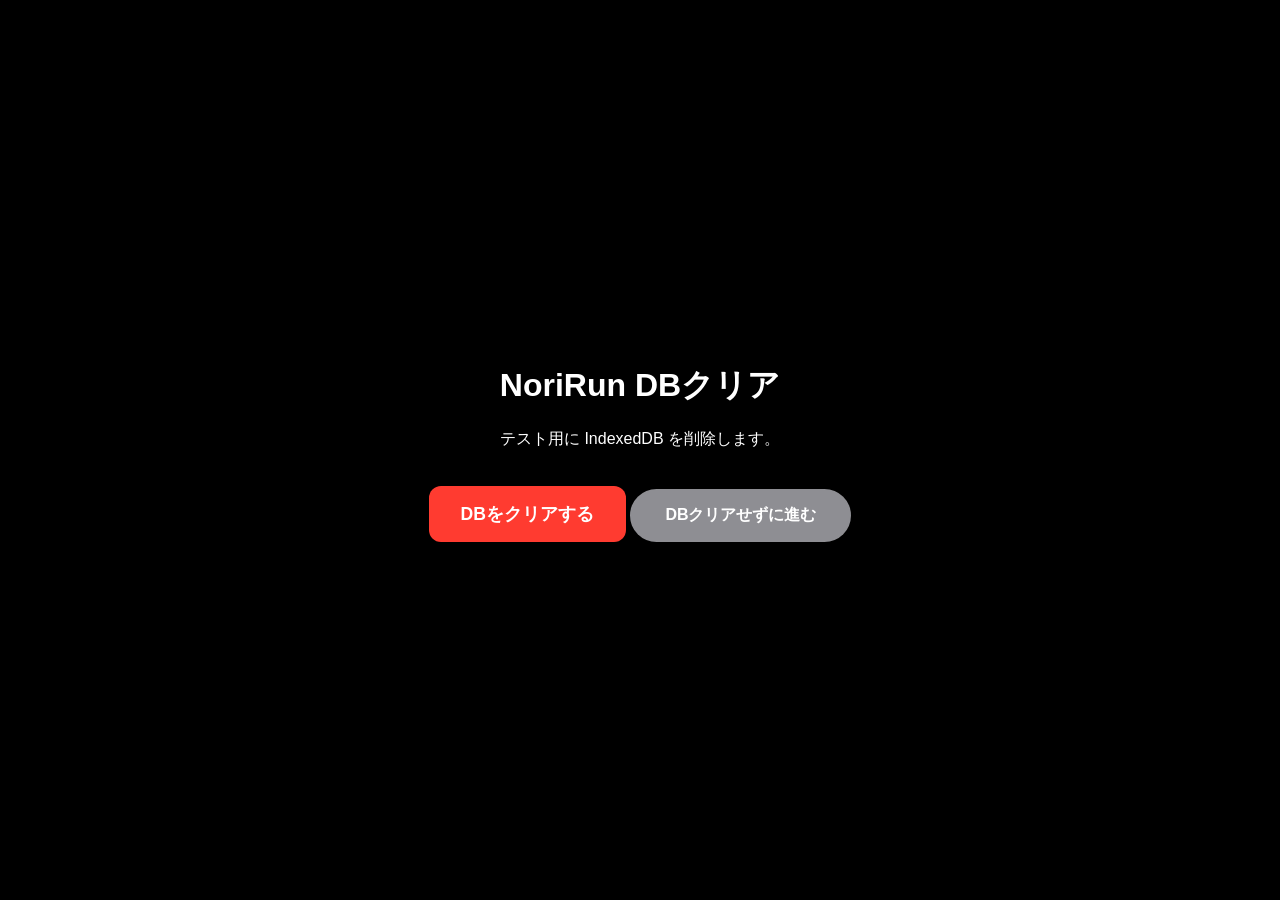
<file: dbclr.html>
<!DOCTYPE html>
<html lang="ja">
<head>
<meta charset="UTF-8">
<meta name="viewport" content="width=device-width, initial-scale=1.0">

<!-- PWA設定 -->
<link rel="manifest" href="manifest.json">
<meta name="theme-color" content="#007aff">

<title>NoriRun DBクリア</title>

<style>
body{
    margin:0;
    width:100%;
    height:100vh;
    display:flex;
    justify-content:center;
    align-items:center;
    background:#000;
    color:#fff;
    font-family:-apple-system,BlinkMacSystemFont,"Segoe UI",sans-serif;
}

.box{
    text-align:center;
}

button{
    margin-top:20px;
    padding:16px 32px;
    font-size:1.1rem;
    border:none;
    border-radius:12px;
    background:#ff3b30;
    color:#fff;
    font-weight:bold;
}
#skip-btn {
    margin-top: 15px;
    background: #8e8e93;
    color: white;
    border: none;
    padding: 16px 35px;
    font-size: 1rem;
    font-weight: bold;
    border-radius: 30px;
    cursor: pointer;
}
</style>
</head>

<body>

<div class="box">
    <h1>NoriRun DBクリア</h1>
    <p>テスト用に IndexedDB を削除します。</p>

    <button id="clear-btn">DBをクリアする</button>
    <button id="skip-btn">DBクリアせずに進む</button>

    <p id="message"></p>
</div>

<script>
document.getElementById("clear-btn").addEventListener("click", function () {

    const result = confirm("NoriRunDBを削除します。よろしいですか？");

    if (!result) {
        return;
    }

    const request = indexedDB.deleteDatabase("NoriRunDB");

    request.onsuccess = function () {
        document.getElementById("message").textContent =
            "DBクリア完了。c012.htmlへ移動します。";

        setTimeout(function () {
            location.href = "c014.html";
        }, 1000);
    };
    request.onerror = function () {
        document.getElementById("message").textContent =
            "DBクリアに失敗しました。";
    };

    request.onblocked = function () {
        document.getElementById("message").textContent =
            "⚠️ 他のNoriRun画面が開いています。閉じてから再実行してください。";
    };

});

// ------------------------------
// DBクリアをしないで次へ進む
// ------------------------------
document.getElementById("skip-btn").onclick = function () {

// DBは削除しない
// そのまま c014 に進む
// (v77より、初期設定は c014 の中に入ったため c012 は経由しない)
    location.href = "c014.html";

};

</script>

</body>
</html>
</file>
<file: css/setup.css>
/*
======================================================================
 setup.css ── 初期設定画面のデザイン

----------------------------------------------------------------------

【このファイルの役割】

 起動時に1回だけ通る2つの画面のデザインです。

   ① マイ・ピッチ設定  … 定規をスワイプしてBPMを決める画面
   ② 起動設定          … Musicフォルダを登録する画面

 もともと c012.html の中に書かれていたものを、そのまま持ってきました。
 竹弘が作り込んだ画面なので、見た目が1ピクセルも変わらないよう、
 数値・色・余白は一切変更していません。
 (v288 で、画面の高さ(#setup-screen)と「設定」ボタンの置き方だけ変えた。理由はそれぞれの指定のコメント)

----------------------------------------------------------------------

【なぜ画面を1つにまとめたのか(v77)】

 ブラウザは、ユーザーが選んだフォルダへのアクセス権限を
 「原則そのページを開いている間だけ」有効にします。
 つまり別のページへ移動した瞬間に、せっかく取った許可が
 消えてしまうことがあります。

 実際、初期設定でMusicフォルダを選んだ直後にメインメニューへ
 移動したところ、着いた時には権限が切れている現象が起きました。

 そこで竹弘の発案により、初期設定とメインメニューを同じ1枚の
 ページにまとめ、「画面を切り替えるだけでページは移動しない」
 作りに変えました。移動しなければ権限は失われません。

----------------------------------------------------------------------

【なぜ全部 #setup-screen で囲っているのか】

 c012.html と c014.html は別々に作られたため、同じ名前の指定が
 いくつかあります(h1 など)。1枚のページにまとめると、
 片方の指定がもう片方の画面にも効いてしまい、デザインが崩れます。

 そこで、初期設定画面のデザインは全て
     #setup-screen ○○○
 という形にして、「初期設定画面の中にある○○○だけ」に
 効くよう範囲を限定しています。これでメインメニュー側には
 一切影響しません。

 逆にメインメニュー側のCSS(c014.html内)も、初期設定画面が
 使っているクラス名とは重ならないことを確認済みです。
======================================================================
*/


/*
c014.html 側の :root には --main-blue と --bg-color が
同じ値で定義済みなので、こちらに無い色だけを足します。
(定規の中央にある赤い線の色です)
*/
:root {
    --accent-red: #ff3b30;
}

/*
初期設定画面全体を包む箱です。

c012.html では body に直接指定していた「画面いっぱいに広げる」
「指でなぞってもページが動かない」を、この箱に移しました。

touch-action:none は、定規を左右にスワイプする時に
ページ自体がスクロールしたり拡大したりしないための指定です。
body に付けるとメインメニューの曲一覧までスクロールできなく
なってしまうため、この画面の中だけに限定しています。
*/
/*
(v288)高さを「土台(body)の100%」から「今見えている高さ(100dvh)」に変えました。#app と同じ書き方です
(古いブラウザは dvh を知らないので、先に 100vh を書いておく。後の行が勝つCSSの決まり)。

竹弘の報告(2026-11-23):「マイピッチ設定で『設定』ボタンが見切れるようになりました」(インストール版だけ。
ブラウザ版は見切れない)。写真 sandbox/180・210 と、🐛 の「画面の状態」の行で分かったこと:

    インストール版 / 見えている 693 / ページ(html・body)0〜749.7 / #app 0〜693.7

インストール版の Chrome では、ページの土台(html・body)の高さが、見えている高さより約56px 大きくなっています
(56px はブラウザ版のアドレスバーの高さと同じ。アドレスバーが無いのに、その分を足した高さになっている)。
#app(メインメニュー)は自分で 100dvh を持っているので 693.7 で収まりますが、この画面は height:100%(土台の高さ)
だったので 749.7 になり、一番下に置いた「設定」ボタンが下の帯の裏へ押し出されていました。
→ #app と同じく 100dvh にします。ブラウザ版(見えている 637・土台も 637)は、今までと同じ高さです。

⚠️ ページの土台(c014.html の html,body の height:100dvh。v234)は触っていません。ほかの画面への影響が大きいため。
*/
#setup-screen {
    width: 100%;
    height: 100vh;
    height: 100dvh;
    box-sizing: border-box;
    background-color: var(--bg-color);
    font-family: -apple-system, sans-serif;
    touch-action: none;
}

#setup-screen #init-screen {
    display: flex; flex-direction: column; align-items: center;
    width: 100%; height: 100%; box-sizing: border-box; padding: 15px;
}
#setup-screen h1 { margin: 10px 0 20px; font-size: 1.8rem; color: #1c1c1e; }/* margin: 10px 0 20px余白上10px　左右0px　下20px、font-size:1.8rem標準文字の約1.8倍 */
#setup-screen .instruction {font-size: 1.1rem; margin: 0 0 20px; font-weight: 600;text-align: center;}

/* --- 解説メッセージ(マイピッチとは) --- */
#setup-screen .kaisetu-box {
    background: #f0f7ff; border: 1px solid #d1d1d6;
    padding: 10px; border-radius: 10px;/* padding:10px文字と枠の間を10px空けます */
    width: 90%; max-width: 450px;
    font-size: 0.88rem; line-height: 1.5; color: #3a3a3c; text-align: center;box-shadow: 0 8px 20px rgba(0,0,0,0.08);
}
/* 角丸ボックスの見出し(🛡️ マイ・ピッチとは / 🎵 Musicフォルダの設定🎵)
   本文と同じ大きさだと見出しに見えないため、少しだけ大きくしている */
#setup-screen .kaisetu-title { font-weight: bold; display: block; margin-bottom: 6px; color: #000; font-size: 1.05rem; }
#setup-screen .sub-instruction { font-size: 0.88rem; color: #8e8e93; margin-bottom: 10px; }

/* --- スワイプ定規エリア --- */
#setup-screen .ruler-outer {/* 定規を置く箱 */
    position: relative; width: 100%; height: 160px;/* この箱を基準点にする、width:100% 横幅いっぱい使う、height:160px 定規の高さ */
    background: #fff; border-radius: 20px;/* border-radius:20px角を丸くする */
    box-shadow: 0 8px 20px rgba(0,0,0,0.08);/* box-shadow:影を付ける、0横方向の影、8px下方向に影を落とす、20pxぼかし量、rgba(0,0,0,0.08)黒色透明度8%ふわっと浮いて見える */
    margin-bottom: 15px; overflow: hidden;/* margin-bottom:15px下に15pxの余白、overflow:hidden:はみ出した部分を隠す */
}
#setup-screen .center-line {/* BPMを読む基準線 */
    position: absolute; left: 50%; top: 0; bottom: 0;/* position:absolute好きな場所に置く、left:50%左から50%つまり真ん中、top:0;bottom:0上から下まで線を引く、 */
    width: 3px; background: var(--accent-red);/* width:3px線の太さ、background: var(--accent-red)赤色 */
    z-index: 10; transform: translateX(-50%);/* z-index:10一番前に表示、transform: translateX(-50%)線の半分だけ左へ戻す(線の中心＝画面中央) */
    border-radius: 2px;/* 線の角を少し丸くします */
}
#setup-screen #ruler-canvas { cursor: grab; width: 100%; height: 100%; }/* 定規を描く紙、cursor:grabマウスで見ると(スマホだと意味なし) */

/* --- ラベル表示 --- */
#setup-screen #status-display { text-align: center; margin-bottom: 15px; }
#setup-screen #pitch-number { font-size: 3.5rem; font-weight: 900; color: var(--main-blue); line-height: 1; font-variant-numeric: tabular-nums; margin-top: 8px; }
#setup-screen #pitch-label { font-size: 1.6rem; font-weight: bold; margin-top: 8px; }

/*
--- 設定ボタン ---

(v288)定規と画面の下の、ちょうど中間に置きます(竹弘の希望 2026-11-23「定規と画面下の帯の中間くらいに配置」)。
v287 までは margin-top:auto(上の余りを全部取る = 一番下へ押し付ける)+ margin-bottom:25px でした。

    margin-top:auto; margin-bottom:auto
        … 縦に並べた箱(#init-screen は display:flex の縦並び)の中で、上下の auto は「余った高さを半分ずつ取る」
          という意味になります。定規から下の空きの、ちょうど真ん中にボタンが来ます。

⚠️ 起動時の初期設定(注意書きが1行増える)で空きが少ない時は、上下の余白が小さくなります(余りが無ければ auto は 0 で、
   定規のすぐ下に来る)。中身そのものが画面より高い時だけは、今までと同じく下がはみ出します。
*/
#setup-screen #save-btn {
    margin-top: auto; margin-bottom: auto;
    background: var(--main-blue); color: white;
    border: none; padding: 18px 50px;
    font-size: 1.15rem; font-weight: bold;
    border-radius: 35px; cursor: pointer;
    box-shadow: 0 6px 20px rgba(0,122,255,0.4);
    transition: transform 0.1s;
}
#setup-screen #save-btn:active { transform: scale(0.96); }

/* --- 起動設定表示 --- */
#setup-screen #folder-setup-screen {
    display: flex;
    flex-direction: column;
    align-items: center;
    width: 100%;
    height: 100%;
    box-sizing: border-box;
    padding: 15px;
}

/* --- 起動設定ボタン --- */
#setup-screen #folder-btn {
    margin-top: 30px;
    margin-bottom: 25px;
    background: #ff9500; /* 暁色 */
    color: white;
    border: none;
    padding: 18px 50px;
    font-size: 1.15rem;
    font-weight: bold;
    border-radius: 35px;
    cursor: pointer;
    box-shadow: 0 6px 20px rgba(255,149,0,0.4);
    transition: transform 0.1s;
}

#setup-screen #folder-btn:active {
    transform: scale(0.96);
}

/* --- 起動設定 説明文 --- */
#setup-screen #folder-setup-message {
    font-size: 1rem;
    line-height: 1.75;
    text-align: left;
}

#setup-screen #folder-setup-message strong {
    font-weight: 800;
}
</file>
